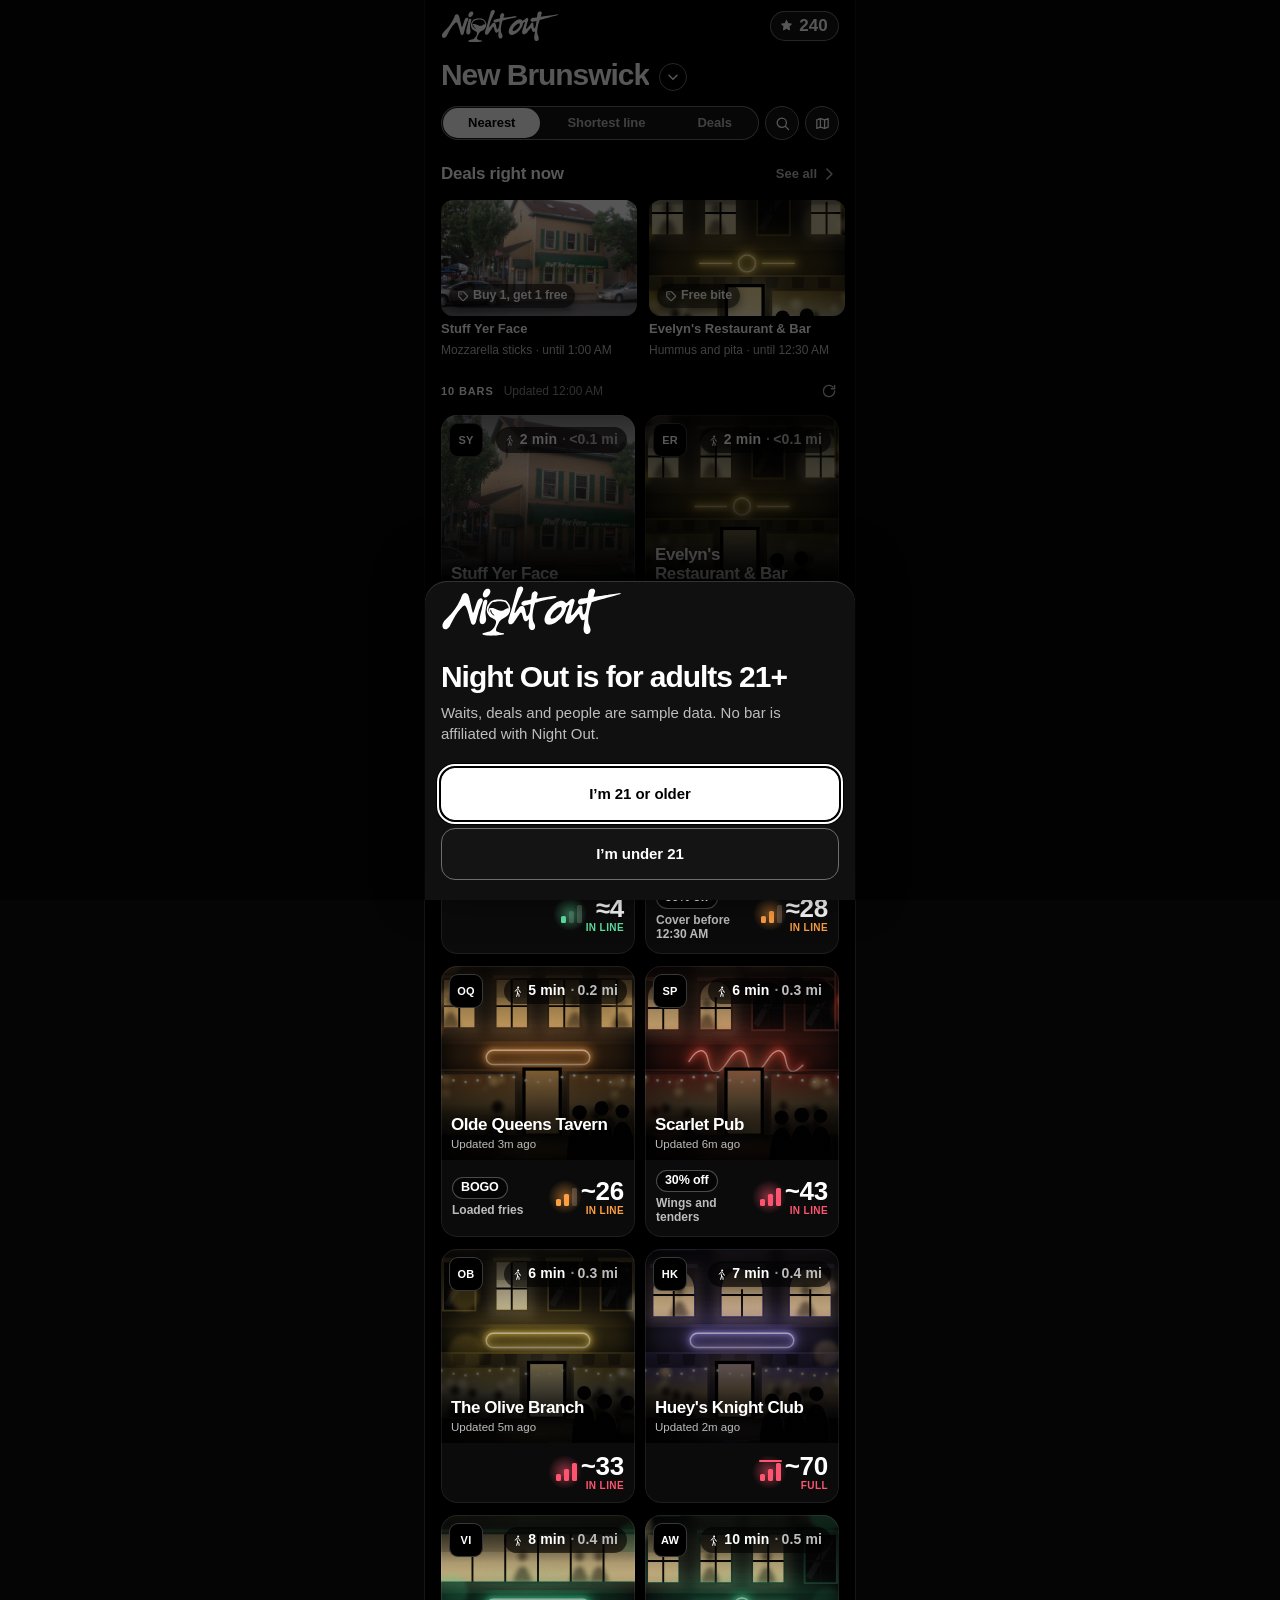
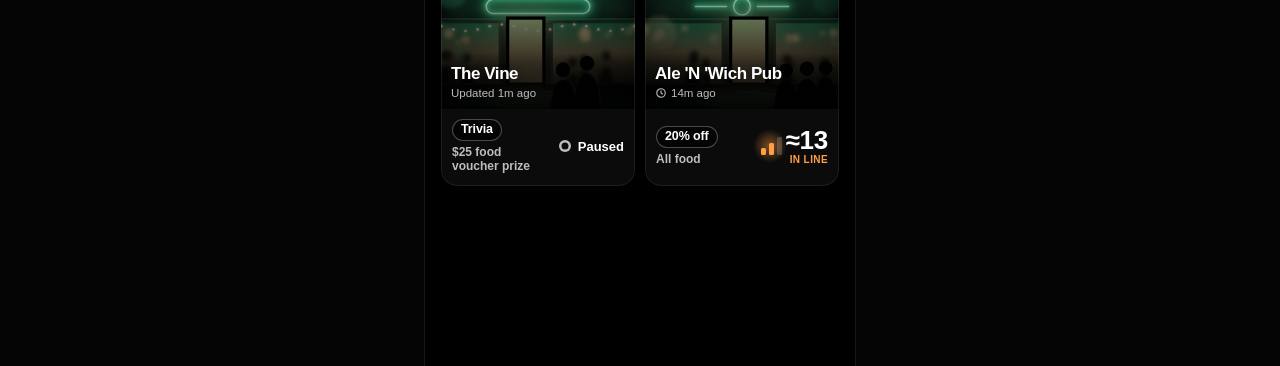
<file: index.html>
<!doctype html>
<html lang="en">
<head>
  <meta charset="utf-8">
  <meta name="viewport" content="width=device-width, initial-scale=1, viewport-fit=cover, interactive-widget=resizes-content">
  <meta name="color-scheme" content="dark">
  <meta name="theme-color" content="#000000">
  <meta name="robots" content="noindex">
  <title>Night Out — Sample Preview</title>
  <meta name="description" content="Bar lines, deals and groups heading out around New Brunswick. Sample data; no bar is affiliated.">
  <link rel="icon" href="data:image/svg+xml,%3Csvg xmlns='http://www.w3.org/2000/svg' viewBox='104.2 13.24 232.5 232.5'%3E%3Crect x='104.2' y='13.24' width='232.5' height='232.5' rx='56.5' fill='black'/%3E%3Cpath fill='white' fill-rule='evenodd' d='M205.2 201.5C200.2 201.6 194.4 201.6 189.8 201.4C185.1 201.2 180.9 200.9 177.2 200.3C173.6 199.7 169.9 198.5 168 197.9C166.1 197.3 166.5 197.2 166 196.8C165.5 196.3 165.1 195.8 165 195.2C165 194.7 165.1 193.9 165.8 193.2C166.4 192.6 164.5 192.6 169 191.2C173.5 189.8 187.8 186.3 192.8 184.8C197.7 183.3 196.7 183 198.5 182C200.2 181 201.5 180.2 203.2 178.6C205 177 207.6 174.5 209.2 172.4C210.9 170.3 212 168.4 213.2 166C214.5 163.7 215.9 160.7 216.8 158.2C217.8 155.8 218.5 153.5 218.9 151.2C219.2 149 219.1 146.3 218.9 144.8C218.8 143.2 218.4 142.9 218 142C217.5 141.1 217.2 140.4 216.2 139.4C215.3 138.5 215 137.8 212.5 136.3C210 134.8 204.4 132.2 201.5 130.5C198.6 128.8 196.8 127.5 195 126C193.2 124.4 191.9 123 190.5 121.3C189.1 119.5 187.6 117.5 186.5 115.5C185.4 113.5 184.6 111.8 183.9 109.2C183.2 106.7 182.4 103.3 182.2 100.2C182 97.2 182.5 93.5 182.9 91C183.2 88.5 183.5 87.8 184.4 85.5C185.4 83.2 186.8 80 188.4 77.2C190.1 74.5 192.6 71.4 194.6 69.2C196.5 67.1 197.8 65.5 200 64.2C202.2 62.8 204 62.3 207.5 61.3C211 60.3 216.9 58.8 221.2 58.2C225.6 57.5 229.7 57.4 233.8 57.4C237.8 57.5 241.5 57.8 245.5 58.5C249.5 59.2 255.1 60.8 257.8 61.7C260.4 62.6 259.8 62.4 261.2 63.7C262.7 65 264.6 67.2 266.2 69.4C267.9 71.6 270.2 75.2 271.2 77C272.3 78.9 272.2 78.8 272.8 80.5C273.5 82.2 274.5 85.3 275 87.2C275.5 89.2 275.6 90.5 275.7 92.2C275.9 94 276 95.8 275.7 98C275.5 100.2 275.2 102.6 274.3 105.2C273.4 107.9 271.5 111.8 270.3 114C269.2 116.2 268.6 116.8 267.4 118.2C266.3 119.7 265.5 120.8 263.5 122.6C261.5 124.3 258.6 126.8 255.6 128.8C252.7 130.7 248.4 132.7 245.8 134.4C243.1 136 241.5 136.9 239.5 138.6C237.5 140.2 235.7 142.1 233.9 144.2C232.2 146.4 230.8 148.6 229.1 151.8C227.4 154.9 224.9 160.1 223.5 163.3C222.1 166.4 221.4 168.1 220.6 170.5C219.8 172.9 219.2 175.8 218.9 177.5C218.7 179.2 219 179.6 219.2 180.5C219.4 181.4 219.4 181.8 220.2 182.8C221 183.7 222.1 185 224.2 186C226.3 187 228.7 187.7 232.8 188.6C236.8 189.6 245.5 191 248.5 191.7C251.5 192.4 250.3 192.3 250.8 192.8C251.2 193.3 251.3 194 251.2 194.5C251.1 195 250.9 195.2 250 195.7C249.1 196.1 248.4 196.5 245.5 197.2C242.6 197.8 236.8 198.8 232.5 199.4C228.2 200 224.5 200.4 220 200.8C215.5 201.1 210.3 201.4 205.2 201.5ZM192.4 109.8C192.6 109.4 191.5 104.9 191.3 103C191.1 101.1 191 99.8 191.1 98.2C191.3 96.7 191.7 94.5 192.4 93.5C193 92.5 193.3 92.4 194.8 92C196.3 91.6 199.3 91.1 201.2 91.1C203.2 91 204.6 91.2 206.8 91.7C208.9 92.2 210.5 92.7 214.2 94.2C218 95.7 225.7 99.5 229.2 100.9C232.8 102.2 233.5 102.1 235.5 102.3C237.5 102.6 239.5 102.5 241.2 102.4C243 102.2 244.6 101.9 246 101.5C247.4 101.2 246.8 101.7 249.5 100.3C252.2 99 259.6 94.6 262.2 93.4C264.9 92.2 264.2 92.9 265.2 93C266.3 93 267.9 93.7 268.5 93.7C269.1 93.7 268.9 93.5 269 93C269.1 92.5 269.1 91.7 269 90.5C268.8 89.3 268.5 87.5 267.9 85.8C267.4 84 266.3 81.8 265.5 80.2C264.8 78.7 264.5 78.1 263.3 76.5C262.1 74.9 259.6 71.8 258.4 70.5C257.1 69.2 258.2 69.5 256 68.7C253.8 67.8 248.9 66.3 245 65.6C241.1 65 236.4 64.6 232.5 64.5C228.6 64.4 225.5 64.6 221.5 65.2C217.5 65.8 211.7 67.3 208.8 68.1C205.8 68.9 205.2 68.9 203.8 69.8C202.2 70.7 201.2 72 199.8 73.5C198.3 75.1 196.5 77 195.1 79.2C193.6 81.5 192 84.3 191.1 86.8C190.1 89.2 189.6 91.6 189.2 93.8C188.9 95.9 188.8 97.6 188.9 99.5C189 101.4 189.4 103.5 190 105.2C190.5 107 192.2 110.1 192.4 109.8ZM212.8 121.8C213.1 121.6 213.3 121.3 212.3 120.2C211.4 119.2 208.7 117.3 207.2 115.7C205.8 114.2 204.5 112.5 203.5 110.8C202.5 109.1 201.8 107.7 201.1 105.8C200.5 103.8 200.1 100.5 199.6 99.2C199.2 98 198.9 98.3 198.5 98.1C198.1 98 197.6 97.9 197.2 98.3C196.9 98.6 196.3 99.5 196.1 100.2C195.9 101 196 101.8 196.2 103C196.3 104.2 196.7 105.9 197.2 107.4C197.8 108.8 198.5 110.4 199.4 111.8C200.2 113.1 201.1 114.2 202.2 115.3C203.4 116.5 204.6 117.6 206 118.6C207.4 119.6 209.4 120.9 210.5 121.4C211.6 121.9 212.5 121.9 212.8 121.8Z'/%3E%3C/svg%3E">
  <meta http-equiv="Content-Security-Policy" content="default-src 'self'; script-src 'self'; style-src 'self' 'unsafe-inline'; img-src 'self' data: blob:; font-src 'self'; connect-src 'none'; media-src 'none'; frame-src 'none'; object-src 'none'; base-uri 'none'; form-action 'none'">
  <meta name="nightout-build" content="public-demo-20261029-1">
  <meta name="apple-mobile-web-app-capable" content="yes">
  <meta name="apple-mobile-web-app-title" content="Night Out Demo">
  <link rel="manifest" href="manifest.webmanifest">
  <link rel="stylesheet" href="styles/tokens.css?v=public-demo-20261029-1">
  <link rel="stylesheet" href="styles/app.css?v=public-demo-20261029-1">
  <link rel="stylesheet" href="styles/web-host.css?v=public-demo-20261029-1">
  <script type="module" src="src/main.js?v=public-demo-20261029-1"></script>
</head>
<body>
  
  <svg class="sprite" width="0" height="0" aria-hidden="true" focusable="false"><defs><path clip-rule="evenodd" id="nm-N" fill-rule="evenodd" d="M18 176.3C16.8 176.2 15.2 175.9 14 175.5C12.8 175.1 11.9 174.6 11 173.9C10.1 173.3 9.5 172.7 8.8 171.8C8.1 170.8 7.3 169.5 6.8 168.2C6.3 167 6 165.4 5.9 164C5.7 162.6 5.7 161.2 5.8 159.8C6 158.3 6.3 156.6 6.7 155.2C7 153.9 7.1 153.5 8 151.8C8.9 150 11 146.6 12.2 144.8C13.4 142.9 10.7 145.9 15.4 140.8C20.2 135.6 35 120.3 40.8 114C46.5 107.8 46.9 106.7 49.6 103.2C52.3 99.8 54.5 96.9 57 93.2C59.5 89.6 62.2 85.5 64.8 81.2C67.3 77 69.9 72.1 72.2 67.7C74.6 63.3 76.8 58.9 78.6 54.8C80.4 50.6 82 45.7 83.1 43C84.2 40.3 84.3 40.1 85.2 38.8C86.2 37.4 87.4 36 88.8 35C90.1 34 92.2 33.1 93.5 32.7C94.8 32.2 95.8 32.3 96.8 32.3C97.8 32.3 98.3 32.2 99.5 32.7C100.7 33.2 102.6 33.8 104 35.1C105.4 36.3 107.1 38.8 108.1 40.2C109.1 41.7 109.1 42 109.8 44C110.5 46 109.9 41.8 112.4 52C114.9 62.2 122.6 95.8 125 105.2C127.3 114.7 126.1 108.1 126.5 108.8C126.9 109.6 127.1 109.8 127.5 109.8C127.9 109.9 128.4 110 129 109.2C129.6 108.5 129.1 111.1 131.1 105.2C133.1 99.4 139.1 80.5 141.2 74C143.4 67.5 143.2 68.6 144.1 66.5C145 64.4 145.6 62.9 146.8 61.2C147.9 59.5 149.4 57.7 150.8 56.5C152.2 55.3 154 54.4 155.2 53.8C156.5 53.3 157.3 53.2 158.2 53.1C159.2 53 160 53.2 160.8 53.3C161.5 53.5 161.9 53.6 162.5 54C163.1 54.4 163.8 55 164.2 55.5C164.7 56 165 56.5 165.3 57.2C165.7 58 166.1 58.6 166.1 60C166.1 61.4 167 61.4 165.4 65.8C163.8 70.1 158.8 81 156.7 86.2C154.6 91.5 154.2 92.9 152.8 97C151.4 101.1 150.7 102.6 148.4 111C146 119.4 140.8 140.2 138.7 147.2C136.6 154.3 136.8 151.8 135.9 153.2C134.9 154.8 134.1 155.5 133.1 156.2C132.1 157 131.1 157.6 130 157.9C128.9 158.2 127.6 158.2 126.5 157.9C125.4 157.7 124.6 157.3 123.7 156.5C122.8 155.7 122 155.3 121.1 153.2C120.1 151.2 119.9 151.8 117.8 144.2C115.6 136.8 110.4 116.8 107.9 108.2C105.4 99.7 103.9 96.4 102.7 93C101.4 89.6 101.3 89.6 100.5 88.1C99.7 86.6 98.7 85 97.9 84C97.1 83 96.6 82.6 95.8 82.3C94.9 81.9 94.2 81.6 93 81.9C91.8 82.1 90.5 82.5 88.8 83.8C87 85 85.5 86.4 82.6 89.5C79.7 92.6 74.5 98.6 71.2 102.6C68 106.6 65.9 109.4 63.1 113.5C60.2 117.6 58.8 118.9 54.1 127.2C49.4 135.6 38.6 156.9 34.8 163.8C31.1 170.6 32.9 166.8 31.7 168.2C30.5 169.7 28.9 171.3 27.8 172.2C26.8 173.2 26.3 173.5 25.2 174.1C24.2 174.6 22.7 175.3 21.5 175.7C20.3 176 19.2 176.3 18 176.3Z"/><path clip-rule="evenodd" id="nm-i" fill-rule="evenodd" d="M166.2 155.8C165 156 164 155.8 163 155.6C162 155.3 160.8 154.9 160 154.4C159.2 154 158.7 153.6 158 152.8C157.3 152 156.5 151.6 155.8 149.8C155 148 153.9 144.8 153.6 142C153.3 139.2 153.5 136.9 154 133C154.6 129.1 155.2 125.1 156.7 118.5C158.2 111.9 161 101.7 162.9 93.2C164.8 84.8 167 72.8 168.1 68C169.3 63.2 169 65.5 169.7 64.2C170.4 63 171.4 61.6 172.3 60.8C173.3 59.9 174.2 59.4 175.2 59.1C176.3 58.7 177.8 58.6 178.8 58.6C179.7 58.6 180.1 58.8 180.8 59.1C181.4 59.4 182.2 60 182.8 60.6C183.3 61.2 183.6 61.6 183.9 62.5C184.2 63.4 184.5 64.4 184.5 65.8C184.5 67.1 184.7 67 183.9 70.8C183 74.5 180.6 82.6 179.5 88.2C178.4 93.9 177.6 100.1 177.2 104.5C176.8 108.9 176.7 110 177.1 114.8C177.4 119.5 179.1 128.9 179.5 133C179.8 137.1 179.6 137.4 179.3 139.5C179.1 141.6 178.6 143.6 177.9 145.5C177.2 147.4 176.2 149.2 175 150.7C173.8 152.2 172.2 153.5 170.8 154.3C169.3 155.1 167.5 155.5 166.2 155.8Z"/><path clip-rule="evenodd" id="nm-dot" fill-rule="evenodd" d="M177.2 49.8C175.9 50.1 175.4 49.9 174.5 49.8C173.6 49.7 172.6 49.5 171.8 49C170.9 48.5 169.8 47.7 169.1 47C168.5 46.3 168.1 45.7 167.7 44.8C167.3 43.8 167 42.6 166.8 41.5C166.6 40.4 166.4 39.8 166.6 38C166.9 36.2 167.1 33.1 168.1 30.5C169.1 27.9 171.2 24.6 172.6 22.5C174.1 20.4 175.1 19.3 176.9 18C178.7 16.7 181.8 15.4 183.2 14.8C184.7 14.3 184.8 14.5 185.8 14.5C186.7 14.6 188 14.6 189.2 15C190.4 15.4 191.9 16.1 193 17C194.1 17.9 195 19 195.6 20.5C196.2 22 196.6 24 196.6 25.8C196.6 27.5 196.3 29.3 195.8 31C195.3 32.7 194.9 34 193.7 36C192.4 38 190.1 41.2 188.2 43.2C186.4 45.2 184.3 46.7 182.5 47.8C180.7 48.9 178.6 49.4 177.2 49.8Z"/><path clip-rule="evenodd" id="nm-glass" fill-rule="evenodd" d="M205.2 201.5C200.2 201.6 194.4 201.6 189.8 201.4C185.1 201.2 180.9 200.9 177.2 200.3C173.6 199.7 169.9 198.5 168 197.9C166.1 197.3 166.5 197.2 166 196.8C165.5 196.3 165.1 195.8 165 195.2C165 194.7 165.1 193.9 165.8 193.2C166.4 192.6 164.5 192.6 169 191.2C173.5 189.8 187.8 186.3 192.8 184.8C197.7 183.3 196.7 183 198.5 182C200.2 181 201.5 180.2 203.2 178.6C205 177 207.6 174.5 209.2 172.4C210.9 170.3 212 168.4 213.2 166C214.5 163.7 215.9 160.7 216.8 158.2C217.8 155.8 218.5 153.5 218.9 151.2C219.2 149 219.1 146.3 218.9 144.8C218.8 143.2 218.4 142.9 218 142C217.5 141.1 217.2 140.4 216.2 139.4C215.3 138.5 215 137.8 212.5 136.3C210 134.8 204.4 132.2 201.5 130.5C198.6 128.8 196.8 127.5 195 126C193.2 124.4 191.9 123 190.5 121.3C189.1 119.5 187.6 117.5 186.5 115.5C185.4 113.5 184.6 111.8 183.9 109.2C183.2 106.7 182.4 103.3 182.2 100.2C182 97.2 182.5 93.5 182.9 91C183.2 88.5 183.5 87.8 184.4 85.5C185.4 83.2 186.8 80 188.4 77.2C190.1 74.5 192.6 71.4 194.6 69.2C196.5 67.1 197.8 65.5 200 64.2C202.2 62.8 204 62.3 207.5 61.3C211 60.3 216.9 58.8 221.2 58.2C225.6 57.5 229.7 57.4 233.8 57.4C237.8 57.5 241.5 57.8 245.5 58.5C249.5 59.2 255.1 60.8 257.8 61.7C260.4 62.6 259.8 62.4 261.2 63.7C262.7 65 264.6 67.2 266.2 69.4C267.9 71.6 270.2 75.2 271.2 77C272.3 78.9 272.2 78.8 272.8 80.5C273.5 82.2 274.5 85.3 275 87.2C275.5 89.2 275.6 90.5 275.7 92.2C275.9 94 276 95.8 275.7 98C275.5 100.2 275.2 102.6 274.3 105.2C273.4 107.9 271.5 111.8 270.3 114C269.2 116.2 268.6 116.8 267.4 118.2C266.3 119.7 265.5 120.8 263.5 122.6C261.5 124.3 258.6 126.8 255.6 128.8C252.7 130.7 248.4 132.7 245.8 134.4C243.1 136 241.5 136.9 239.5 138.6C237.5 140.2 235.7 142.1 233.9 144.2C232.2 146.4 230.8 148.6 229.1 151.8C227.4 154.9 224.9 160.1 223.5 163.3C222.1 166.4 221.4 168.1 220.6 170.5C219.8 172.9 219.2 175.8 218.9 177.5C218.7 179.2 219 179.6 219.2 180.5C219.4 181.4 219.4 181.8 220.2 182.8C221 183.7 222.1 185 224.2 186C226.3 187 228.7 187.7 232.8 188.6C236.8 189.6 245.5 191 248.5 191.7C251.5 192.4 250.3 192.3 250.8 192.8C251.2 193.3 251.3 194 251.2 194.5C251.1 195 250.9 195.2 250 195.7C249.1 196.1 248.4 196.5 245.5 197.2C242.6 197.8 236.8 198.8 232.5 199.4C228.2 200 224.5 200.4 220 200.8C215.5 201.1 210.3 201.4 205.2 201.5ZM192.4 109.8C192.6 109.4 191.5 104.9 191.3 103C191.1 101.1 191 99.8 191.1 98.2C191.3 96.7 191.7 94.5 192.4 93.5C193 92.5 193.3 92.4 194.8 92C196.3 91.6 199.3 91.1 201.2 91.1C203.2 91 204.6 91.2 206.8 91.7C208.9 92.2 210.5 92.7 214.2 94.2C218 95.7 225.7 99.5 229.2 100.9C232.8 102.2 233.5 102.1 235.5 102.3C237.5 102.6 239.5 102.5 241.2 102.4C243 102.2 244.6 101.9 246 101.5C247.4 101.2 246.8 101.7 249.5 100.3C252.2 99 259.6 94.6 262.2 93.4C264.9 92.2 264.2 92.9 265.2 93C266.3 93 267.9 93.7 268.5 93.7C269.1 93.7 268.9 93.5 269 93C269.1 92.5 269.1 91.7 269 90.5C268.8 89.3 268.5 87.5 267.9 85.8C267.4 84 266.3 81.8 265.5 80.2C264.8 78.7 264.5 78.1 263.3 76.5C262.1 74.9 259.6 71.8 258.4 70.5C257.1 69.2 258.2 69.5 256 68.7C253.8 67.8 248.9 66.3 245 65.6C241.1 65 236.4 64.6 232.5 64.5C228.6 64.4 225.5 64.6 221.5 65.2C217.5 65.8 211.7 67.3 208.8 68.1C205.8 68.9 205.2 68.9 203.8 69.8C202.2 70.7 201.2 72 199.8 73.5C198.3 75.1 196.5 77 195.1 79.2C193.6 81.5 192 84.3 191.1 86.8C190.1 89.2 189.6 91.6 189.2 93.8C188.9 95.9 188.8 97.6 188.9 99.5C189 101.4 189.4 103.5 190 105.2C190.5 107 192.2 110.1 192.4 109.8ZM212.8 121.8C213.1 121.6 213.3 121.3 212.3 120.2C211.4 119.2 208.7 117.3 207.2 115.7C205.8 114.2 204.5 112.5 203.5 110.8C202.5 109.1 201.8 107.7 201.1 105.8C200.5 103.8 200.1 100.5 199.6 99.2C199.2 98 198.9 98.3 198.5 98.1C198.1 98 197.6 97.9 197.2 98.3C196.9 98.6 196.3 99.5 196.1 100.2C195.9 101 196 101.8 196.2 103C196.3 104.2 196.7 105.9 197.2 107.4C197.8 108.8 198.5 110.4 199.4 111.8C200.2 113.1 201.1 114.2 202.2 115.3C203.4 116.5 204.6 117.6 206 118.6C207.4 119.6 209.4 120.9 210.5 121.4C211.6 121.9 212.5 121.9 212.8 121.8Z"/><path clip-rule="evenodd" id="nm-ht" fill-rule="evenodd" d="M364.5 179.5C363.1 179.8 361.5 179.9 360 179.5C358.5 179.2 357 178.4 355.7 177.5C354.5 176.6 353.4 175.4 352.5 174C351.6 172.7 351 171.5 350.5 169.5C349.9 167.5 349.3 166.9 349.2 161.8C349.1 156.6 350 142.6 350.1 138.5C350.2 134.4 350 137.3 349.8 137C349.5 136.8 349.7 136.1 348.8 136.9C347.8 137.6 345.7 140.6 344.2 141.8C342.8 143 341.7 143.7 340.2 144.1C338.8 144.5 337 144.4 335.8 144.1C334.5 143.8 333.4 143 332.5 142.2C331.6 141.5 331.2 140.7 330.5 139.5C329.8 138.3 329.8 139.2 328.4 135C327.1 130.8 323.6 117.9 322.3 114C321.1 110.1 321.5 112 321 111.4C320.5 110.7 320.1 110.2 319.5 110.1C318.9 109.9 318.3 109.6 317.2 110.2C316.2 110.9 317.4 108 313.1 114C308.9 120 295.6 140.2 291.5 146.2C287.5 152.2 289.8 148.8 288.7 150C287.7 151.2 286.7 152.5 285.2 153.5C283.7 154.5 281.1 155.7 279.7 156.2C278.4 156.8 278.1 156.7 277.2 156.7C276.4 156.7 275.6 156.6 274.8 156.4C273.9 156.2 273.1 155.9 272.3 155.5C271.6 155.1 271 154.9 270.2 153.9C269.5 152.9 268.4 151.2 268 149.5C267.6 147.8 267.4 146.1 267.7 143.5C268 140.9 267.1 143 269.7 134C272.2 125 277.5 108.5 283 89.2C288.5 70 299 31 302.6 18.5C306.1 6 303.7 15.5 304.4 14.2C305.1 13 306 11.7 306.9 10.8C307.7 9.8 308.4 9.1 309.5 8.4C310.6 7.7 311.9 6.9 313.5 6.5C315.1 6.1 317.9 6.1 319.2 6.1C320.6 6.1 320.7 6.3 321.5 6.7C322.3 7 323.5 7.8 324.2 8.3C325 8.9 325.3 9.3 325.8 10C326.2 10.7 326.6 11 326.8 12.2C327 13.5 327.4 15.3 327 17.5C326.6 19.7 327.3 18.6 324.2 25.4C321.2 32.3 312.6 50 308.8 58.5C305.1 67 303.7 71.1 301.7 76.5C299.7 81.9 298.2 86.7 297 90.7C295.8 94.7 295.1 97.2 294.4 100.5C293.6 103.8 292.9 108.5 292.6 110.2C292.3 112 292.5 111 292.6 111.2C292.7 111.5 293 111.7 293.2 111.8C293.5 111.8 293.8 111.9 294.2 111.6C294.7 111.3 293.3 113.2 295.7 110C298.1 106.8 305.7 96.3 308.7 92.5C311.7 88.7 312.1 88.5 313.8 87C315.4 85.6 317.4 84.6 318.8 84C320.1 83.3 320.8 83.4 321.8 83.3C322.8 83.2 323.6 83.1 324.8 83.5C325.9 84 327.7 84.9 328.8 85.8C329.8 86.7 330.5 87.8 331.2 88.8C331.8 89.7 332 90.1 332.5 91.5C333.1 92.9 333.3 92.7 334.3 97C335.4 101.3 337.8 113.4 338.8 117.5C339.8 121.6 339.8 120.6 340.2 121.5C340.7 122.4 341 122.7 341.5 123C342 123.3 342.5 123.4 343 123.4C343.5 123.4 343.8 123.4 344.3 123C344.8 122.6 345.2 122.8 346.2 121.3C347.3 119.7 349.5 116.2 350.7 113.5C352 110.8 352.8 108.8 353.6 105C354.4 101.2 355.2 94.5 355.7 90.5C356.1 86.5 356.4 82.9 356.6 80.8C356.7 78.6 356.6 78.2 356.4 77.5C356.2 76.8 355.7 76.8 355.2 76.6C354.8 76.4 357 75.6 353.5 76.5C350 77.3 338.1 80.8 334.2 81.7C330.4 82.7 331.7 82.3 330.5 82.4C329.3 82.5 328.3 82.5 327.2 82.3C326.2 82.1 325 81.7 324 81.1C323 80.5 322.1 79.7 321.4 78.8C320.7 77.8 320.2 76.5 320 75.5C319.8 74.5 320 73.4 320.2 72.5C320.3 71.6 320.6 70.9 321.1 70C321.6 69.1 322.1 68.2 323.2 67.2C324.3 66.3 325.5 65 327.5 64.2C329.5 63.3 330.5 63 335 62.1C339.5 61.1 350.9 59.3 354.8 58.4C358.6 57.4 357.3 57.2 358 56.6C358.7 56 358.5 57.7 359 54.8C359.5 51.8 360.3 42.3 360.9 38.8C361.5 35.2 361.8 35 362.4 33.5C363 32 363.4 31.2 364.5 30C365.7 28.8 367.7 27.2 369.2 26.4C370.8 25.6 372.3 25.4 373.8 25.3C375.2 25.2 376.7 25.4 378 25.8C379.3 26.2 380.5 26.9 381.5 27.7C382.5 28.5 383.2 29.5 383.8 30.5C384.3 31.5 384.6 32.7 384.8 33.8C385 34.8 385.6 33.8 384.9 36.8C384.2 39.7 381.3 48.6 380.6 51.2C379.9 53.9 380.5 52.4 380.6 52.8C380.8 53.1 379.6 53.7 381.5 53.6C383.4 53.6 382.5 53.9 392 52.4C401.5 50.9 428.7 46.3 438.2 44.9C447.8 43.4 446.9 43.8 449.2 43.5C451.6 43.3 451.3 43.4 452.5 43.5C453.7 43.7 455.4 44 456.5 44.3C457.6 44.6 458.3 45 458.9 45.5C459.5 46 459.8 46.5 460 47C460.1 47.5 460 48 459.8 48.5C459.5 49 459.7 49.2 458.5 49.9C457.3 50.5 458.3 50.9 452.5 52.3C446.7 53.7 433.8 56 423.8 58.2C413.8 60.5 400.2 63.7 392.5 65.7C384.8 67.6 380.6 69.1 377.8 70C374.9 70.9 376.1 70.6 375.5 71C374.9 71.3 375.2 70.1 374.4 72C373.7 73.9 372.2 77.6 371 82.2C369.7 86.9 367.9 94.1 366.9 99.8C365.9 105.4 365.2 111.8 364.8 116C364.4 120.2 364.5 122.3 364.5 125.2C364.5 128.2 364.7 131.1 365 133.8C365.3 136.4 365.7 138.9 366.2 141C366.7 143.1 366.7 143.4 367.9 146.2C369.2 149.1 372.4 155.5 373.5 158.2C374.6 161 374.4 161.2 374.5 162.8C374.7 164.2 374.7 165.7 374.6 167.2C374.4 168.8 374 170.7 373.5 172C373 173.3 372.3 174.2 371.4 175.2C370.5 176.3 369.4 177.3 368.2 178.1C367.1 178.8 365.9 179.3 364.5 179.5Z"/><path clip-rule="evenodd" id="nm-out" fill-rule="evenodd" d="M583.8 195.3C582.2 195.6 580 195.2 578.8 195.1C577.5 194.9 577.4 194.8 576.5 194.3C575.6 193.8 574.5 193.3 573.5 192.2C572.4 191.2 571 189.5 570.2 187.8C569.3 186 568.7 183.7 568.3 181.8C567.9 179.8 567.8 178.1 567.7 176C567.6 173.9 567.2 174.8 567.9 169C568.5 163.2 570.9 146 571.5 141C572.1 136 571.6 139.7 571.3 139.2C571.1 138.8 570.8 138 570 138.1C569.2 138.2 567.4 139.4 566.2 139.7C565.1 140 564.2 140.2 563.2 140.1C562.3 140 561.4 139.6 560.6 139.2C559.8 138.9 559.4 138.9 558.5 137.7C557.6 136.4 556.4 135 555.1 131.8C553.8 128.5 551.8 120.8 550.8 118.2C549.7 115.5 549.6 116.4 549 116.1C548.4 115.8 547.8 115.8 547 116.2C546.2 116.7 547.6 114.6 544.1 118.8C540.6 122.9 529.8 136.5 526 141C522.2 145.6 523 144.4 521.3 146C519.5 147.6 517.3 149.6 515.5 150.8C513.7 152 512.3 152.7 510.5 153.3C508.7 153.9 506.5 154.4 504.8 154.3C503 154.3 501.2 153.8 499.8 153C498.3 152.2 496.8 150.7 495.9 149.5C495 148.3 494.6 146.9 494.3 145.8C493.9 144.6 493.7 144.4 493.7 142.5C493.8 140.6 493.7 138.5 494.6 134.5C495.5 130.5 496.5 127.1 499.1 118.8C501.8 110.4 508.5 90.8 510.5 84.5C512.5 78.2 511.1 81.9 511 81C511 80.1 510.7 79.6 510.2 79.3C509.8 79.1 509.2 79.2 508.5 79.5C507.8 79.8 507 80.4 506 81.2C505 82 503.8 83 502.7 84.2C501.6 85.5 500.1 87.4 499.4 88.5C498.7 89.6 498.9 88.8 498.3 91C497.7 93.2 496.9 98 495.8 101.5C494.6 105 492.8 108.8 491.3 111.8C489.8 114.7 488.9 116.2 486.8 119.3C484.6 122.3 481.1 126.9 478.5 129.9C475.9 133 473.8 135.1 471 137.6C468.2 140.2 464.2 143.3 461.5 145.3C458.8 147.4 457.5 148.3 454.5 149.9C451.5 151.6 447.2 153.9 443.8 155.2C440.3 156.4 436.3 157.2 434 157.6C431.7 158 431.1 157.8 429.8 157.8C428.4 157.7 427 157.5 425.8 157.2C424.5 157 423.3 156.6 422.2 156.1C421.2 155.6 420.1 154.9 419.2 154.3C418.4 153.7 417.7 153.1 417 152.3C416.3 151.5 415.5 150.5 414.9 149.5C414.3 148.5 413.9 147.6 413.4 146.2C413 144.9 412.5 143.7 412.3 141.5C412.2 139.3 412 136.2 412.4 133.2C412.7 130.3 413.4 127.2 414.5 124C415.5 120.8 416.7 117.9 418.7 114C420.7 110.1 423.5 105.2 426.7 100.8C429.9 96.3 434.4 91.1 437.9 87.2C441.4 83.4 445.3 80.2 448 77.8C450.7 75.4 452.2 74.4 454.2 73C456.3 71.5 457.9 70.4 460.5 69C463.1 67.7 467.1 65.7 469.8 64.7C472.4 63.7 474.6 63.4 476.5 63.1C478.4 62.7 479.8 62.8 481.2 62.8C482.7 62.9 483.7 63 485 63.3C486.3 63.7 487.9 64.3 489 64.8C490.1 65.2 490.2 65.2 491.3 66.2C492.4 67.3 494.8 70 495.8 70.9C496.7 71.7 496.8 71.4 497.2 71.4C497.8 71.5 498.1 71.5 498.8 71.3C499.4 71.1 499.9 71.1 501 70.4C502.1 69.7 502.7 69.4 505.4 67.2C508.1 65.1 514.6 59.2 517.2 57.2C519.9 55.2 520.1 55.7 521.2 55.3C522.4 54.9 523.2 54.8 524.2 54.8C525.2 54.9 526.4 55.1 527.2 55.5C528.1 55.9 529 56.6 529.6 57.2C530.2 57.9 530.5 58.3 530.8 59.5C531.1 60.7 533.2 56.6 531.4 64.2C529.6 71.9 522.1 96.5 520 105.2C517.8 114 518.4 114.1 518.2 116.5C518 118.9 518.6 119.1 518.8 119.8C519.1 120.4 519.3 120.4 519.8 120.5C520.2 120.5 520.3 120.8 521.2 120.2C522.2 119.6 523.8 118.5 525.5 116.8C527.3 115 527.8 114.6 531.8 109.5C535.7 104.4 545.9 90.4 549.4 86C552.8 81.6 551.4 84 552.5 83.3C553.6 82.7 555 82.2 556.2 82.2C557.5 82.2 559 82.7 560 83.4C561 84 561.7 85.2 562.2 86.2C562.7 87.3 562.7 86.5 562.9 89.5C563.1 92.5 563.1 100.2 563.4 104C563.7 107.8 564.3 110.6 564.7 112.5C565.1 114.4 565.3 114.6 565.6 115.2C566 115.9 566.4 116.3 566.8 116.7C567.1 117 567.5 117.2 568 117.2C568.5 117.3 569.2 117.2 569.8 116.9C570.3 116.6 571 115.9 571.5 115.2C572.1 114.6 572.1 114.8 573 112.9C573.9 111 575.5 108.3 576.7 103.8C577.8 99.2 579.2 90.6 579.9 85.5C580.7 80.4 581.3 75.4 581.2 73.2C581 71.1 583 72.1 579.2 72.8C575.5 73.5 563.2 76.8 558.8 77.5C554.3 78.2 554.4 77.5 552.8 77.2C551.1 76.8 549.8 76.1 548.8 75.3C547.7 74.6 547 73.6 546.4 72.5C545.8 71.4 545.4 70.4 545.3 69C545.2 67.6 545.4 65.7 545.8 64.3C546.1 63 546.8 61.7 547.4 60.8C548 59.8 548.6 59.3 549.2 58.7C549.9 58 550.5 57.4 551.5 56.8C552.5 56.2 553.5 55.6 555 55C556.5 54.5 556.6 54.3 560.8 53.7C564.9 53 576.2 51.9 580 51.3C583.8 50.6 582.8 50.3 583.6 49.8C584.4 49.2 584.1 51 584.7 47.8C585.3 44.5 586.4 34.1 587.1 30C587.8 25.9 588.5 24.9 589.1 23.2C589.7 21.6 590.2 21.1 590.9 20.2C591.5 19.4 592.1 18.7 593 18C593.9 17.2 595.2 16.5 596.2 16C597.2 15.5 597.7 15.2 599 15C600.3 14.7 602.4 14.4 603.8 14.5C605.1 14.5 606 14.7 607.2 15.2C608.5 15.8 610 16.6 611 17.5C612 18.5 612.7 19.9 613.1 21C613.5 22.1 613.6 23.2 613.6 24.2C613.6 25.3 614.3 24 613.2 27.5C612.2 31 608.4 41.8 607.5 45C606.6 48.2 607.5 46.2 607.7 46.5C607.9 46.8 594.2 49 608.8 47.1C623.3 45.1 678.2 37.2 695.2 34.9C712.3 32.7 707.8 33.5 711.2 33.3C714.7 33.1 715.1 33.5 716 33.6C716.9 33.8 716.4 34 716.4 34.2C716.3 34.5 716.5 34.6 715.8 35C715 35.4 729.1 31.6 711.8 36.4C694.4 41.3 630 59.1 611.7 64.2C593.3 69.4 603.7 66.6 601.8 67.3C599.8 68 601.5 65.1 600.3 68.2C599 71.4 596.1 80.6 594.4 86.2C592.8 91.9 591.6 96.2 590.4 102.2C589.2 108.3 587.7 117.4 587 122.8C586.3 128.1 586.2 130.5 586.1 134.2C586 138 586.1 142.5 586.3 145.2C586.5 148 586.7 149 587.1 151C587.5 153 587.8 154.8 588.7 157.5C589.7 160.2 591.8 164.7 592.7 167.2C593.7 169.8 594 171.1 594.4 172.8C594.8 174.4 595.1 175.8 595.2 177.2C595.3 178.8 595.3 180.2 595.1 181.8C594.9 183.3 594.5 185.1 593.9 186.5C593.4 187.9 592.7 189.2 591.8 190.4C590.8 191.5 589.6 192.7 588.2 193.5C586.9 194.3 585.3 195 583.8 195.3ZM442.3 134.2C443.8 134.1 445.8 133.9 448.2 132.8C450.7 131.8 454.1 129.8 456.9 128C459.6 126.2 462 124.2 464.5 121.8C467.1 119.3 470.3 115.5 472.2 113.1C474.2 110.7 475 109.3 476 107.5C477.1 105.7 478.1 103.8 478.8 102.3C479.4 100.9 479.6 100.6 479.9 99C480.2 97.4 480.5 94.2 480.4 92.8C480.4 91.3 480 91.1 479.6 90.5C479.3 89.9 478.9 89.3 478.2 88.9C477.6 88.4 476.7 88.1 475.8 88C474.8 87.8 474.1 87.9 472.8 88.2C471.4 88.5 469.2 89.3 467.8 89.9C466.2 90.6 466.1 90.4 463.8 92.1C461.4 93.7 456.9 97 453.9 99.8C450.9 102.5 448.1 105.4 445.7 108.5C443.3 111.6 440.8 115.8 439.3 118.2C437.9 120.8 437.5 122.1 437 123.5C436.5 124.9 436.4 125.4 436.3 126.5C436.2 127.6 436.2 129 436.4 130C436.6 131 437 131.8 437.5 132.5C438 133.1 438.7 133.6 439.5 133.9C440.3 134.2 440.9 134.4 442.3 134.2Z"/><symbol id="nm-logo" viewBox="0 0 722 207"><use href="#nm-N"/><use href="#nm-i"/><use href="#nm-dot"/><use href="#nm-glass"/><use href="#nm-ht"/><use href="#nm-out"/></symbol></defs></svg>
  
  <div id="splash" class="splash" aria-hidden="true">
  <svg class="splash-mark" viewBox="0 0 722 207" aria-hidden="true" focusable="false">
    <defs><radialGradient id="sp-glow"><stop offset="0" stop-color="#fff" stop-opacity=".95"/><stop offset=".14" stop-color="#fff" stop-opacity=".7"/><stop offset=".3" stop-color="#fff" stop-opacity=".26"/><stop offset=".58" stop-color="#fff" stop-opacity=".08"/><stop offset="1" stop-color="#fff" stop-opacity="0"/></radialGradient><clipPath id="sp-c-N"><use href="#nm-N"/></clipPath><clipPath id="sp-c-i"><use href="#nm-i"/></clipPath><clipPath id="sp-c-dot"><use href="#nm-dot"/></clipPath><clipPath id="sp-c-glass"><use href="#nm-glass"/></clipPath><clipPath id="sp-c-ht"><use href="#nm-ht"/></clipPath><clipPath id="sp-c-out"><use href="#nm-out"/></clipPath><clipPath id="sp-r-N-up"><path d="M19.5 177.4L16.5 177.4L12.2 176.1L7.4 171.8L5.4 168.2L4.4 163.8L4.4 159L5.4 154.2L7.4 150L11.1 143.8L41.6 111.5L55.4 93.5L64.4 79.5L72.4 64.8L77.1 55L82.1 41.5L84.4 37.8L88.5 33.6L93.8 31.1L98.5 30.9L101.5 32.1L104.6 35.2L106.1 37.8L106.9 40L106.9 44.5L103.1 52.2L102.9 54L95.4 72L94.9 73.8L94.9 81.5L93.5 82.9L89 84.6L82.9 90.2L70.9 104.2L60.1 119L54.1 129L33.9 167.5L27 174.1L24 175.9Z"/></clipPath><clipPath id="sp-r-N-down"><path d="M142 136.4L114.8 136.4L113.9 135.2L107.1 109.8L101.4 92.8L96.9 84.2L93.8 82.9L92.4 81.5L92.1 74.8L82.9 57L82.9 55.8L84.9 51.5L82.4 46.2L81.6 42.8L84.4 37.8L88.5 33.6L92.2 31.6L94.8 30.9L98.5 30.9L103 32.9L107.1 37L110.4 42L113.6 51.8L126.6 107.5L129.4 109.8L130.1 112.8L132.4 117.8L138.1 126.5L140.6 129L142.4 133.5L142.6 135.8Z"/></clipPath><clipPath id="sp-r-N-up2"><path d="M142.2 136.4L114.8 136.4L113.6 134.5L113.4 132L114.4 129.5L116.4 127L118.6 121L121.6 117.5L124.4 112.2L128.9 107.5L140.4 71.8L144.4 62.5L147.6 58L152.2 53.9L156.5 51.9L161 51.9L163.2 53.1L166.1 56.2L167.1 58.5L167.4 63.5L158.1 85.2L153.1 99L148.9 113L143.1 135.5Z"/></clipPath><clipPath id="sp-r-i"><path d="M178.8 126.4L155.2 122.6L154.4 122L161.4 94L167.4 65L173 58.6L177.8 57.1L180.2 57.4L182.5 58.9L184.6 61.2L185.6 64.2L185.4 69.8L180.6 87.8L178.4 103L178.1 114.5L179.6 124.8L179.6 125.5Z"/></clipPath><clipPath id="sp-r-bowl"><path d="M230.5 146.4L229 146.1L227.8 145.1L226.8 145.1L224.5 143.6L219.5 141.6L218.5 141.4L217.2 142.1L214.6 139L212.8 137.6L201.5 131.9L197.2 129.1L189.9 122.2L185.4 116L182.4 109L180.9 101.8L180.9 94.5L182.1 87.2L186.6 77.5L193.1 69L200 62.6L206.2 60.1L220 56.9L233.2 55.9L241.2 56.4L247.5 57.4L259 60.6L264.9 66L270.9 74.2L274.4 81.2L276.6 89L277.1 94L276.9 98.8L276.1 103.2L274.1 108.8L270.9 115.2L267.6 119.5L262.5 124.6L257.5 128.6L242.5 137.4L238.2 140.6L234.2 144.9L231.8 145.1ZM230.4 129.8L233.5 129.4L239.2 127.6L251.5 121.1L257.8 116.4L260.6 113.2L264.6 106L266.4 100.8L266.9 93.8L267.6 93L267.4 88.5L265.6 83L263.1 78L256.8 70.1L246 66.9L234.2 65.6L224 65.9L214.5 67.6L205.8 69.9L203.2 71.1L197.1 77.8L192.9 85L190.4 93.2L190.1 101.2L192.1 108.8L193.4 109.5L195.1 113.2L198.1 117.2L203.2 121.6L215.5 127.9L222 129.6Z"/></clipPath><clipPath id="sp-r-stem"><path d="M209.8 202.6L201.5 202.6L200.8 202.1L196.4 197.5L194.9 193.8L194.6 190.2L196.4 185L199.4 181.8L198.9 180.8L206.6 173.8L210.1 169L214.4 160.8L216.9 154L217.6 150.8L217.6 144.8L216.1 141L217.1 140L217.1 136L216.1 133.2L214.4 131L214.4 129.2L216 127.9L222 129.6L230.2 129.9L238 128.1L239.4 129.5L239.6 132L237.6 134.5L237.6 135.5L233.6 142L235.4 143.8L229.9 152.2L223.9 164.8L221.1 172.2L219.9 178.5L220.6 181.8L222.6 184L220.8 185.9L218.6 187L219.4 190.8L218.9 192L219.1 193L217.6 195.5L217.6 196.8L213.2 201.6Z"/></clipPath><clipPath id="sp-r-base-l"><path d="M209.8 202.6L188.5 202.6L176 201.4L166.2 198.4L164.1 196.2L163.6 194.2L164.4 192.5L166.5 190.6L175.5 187.9L194 183.4L196 182.6L197.8 180.9L200 179.6L202 181.1L205.8 179.4L209.8 179.4L214.2 181.4L217.9 185L218.6 186.2L218.9 189.8L219.4 190.5L219.1 193L217.6 195.5L217.6 196.8L213.2 201.6Z"/></clipPath><clipPath id="sp-r-base-r"><path d="M209.2 202.6L188.5 202.6L176 201.4L166.5 198.6L164.1 196.2L163.6 194.2L164.4 192.5L167 190.4L191.5 183.9L196.5 181.9L197.5 182.4L200.8 181.6L205 179.6L212.8 180.1L216.2 182.4L218.8 182.9L219.8 183.6L221.5 182.9L224 184.6L228 186.1L249.2 190.4L250 190.6L252.4 193.5L252.4 194.8L250 196.9L244.5 198.6L226.8 201.4Z"/></clipPath><clipPath id="sp-r-h-stem"><path d="M299 136.4L268.2 136.4L267.6 135.8L283.6 82.2L302.9 12.2L304.2 10.9L304.8 11.4L308.8 7.4L312.2 5.4L320 4.6L324.2 6.9L327.1 10L328.4 14.2L328.1 18.5L324.6 27.2L308.1 62.5L301.1 81L295.9 98.5L293.9 110L295.4 111.5L294.9 115L296.2 114.9L297.9 116.5L299.9 121L300.1 128.2L299.4 130.8L300.1 134.8Z"/></clipPath><clipPath id="sp-r-h-arch"><path d="M338 145.6L335.8 145.4L333.5 144.4L330.4 141.5L328.4 138.5L326.1 132.2L321.6 115.8L320.4 112L319.2 111.1L316.2 111.4L315.4 112.2L299 136.4L268.2 136.4L267.6 135.8L271.9 121.5L273.8 119.6L274.5 119.9L275.9 118.5L276.6 116.8L282 111.9L285 110.6L287.2 110.9L292.5 108.6L294 110.1L308.9 90.2L313.5 85.6L315.5 84.6L321.5 85.9L330.8 86.9L332.1 88.2L334.9 94.2L339.6 116.5L341.5 121.6L344.2 121.6L347.2 118.4L349.5 120.9L352 120.6L355.2 121.6L359.6 126.2L360.1 131.2L358.6 134.2L356.2 136.6L353.2 138.1L350 138.4L349.2 137.6L343 143.9L341.2 144.9Z"/></clipPath><clipPath id="sp-r-t-stem"><path d="M370.8 151.6L350.5 149.9L348.8 149.6L348.1 149L348.6 138.2L347.8 138.9L346.4 137.5L345.6 126.2L347.1 121L345.9 119.5L350.1 111.8L352.6 103L355.1 82.5L355.1 77.5L354.4 76.8L355.1 76L355.1 72.2L353.6 66L354.9 62.2L355.4 57.8L357.6 55L359.1 40.2L360.1 35.2L362.6 30.2L367.5 25.9L371.5 24.1L376 23.9L380.2 25.4L384.1 29L385.4 31.2L386.4 35.8L381.4 52.2L382.1 54.5L381.1 62.2L378.9 67.5L375.4 72.2L372.9 79.2L368.9 95L366.9 106.8L365.6 118.8L365.9 131.8L367.4 141.5L368.4 144.8L371.1 150.2L371.4 151Z"/></clipPath><clipPath id="sp-r-t-bar"><path d="M330.5 89.4L315.8 87.4L313.9 85.8L316 83.9L319 82.4L323.1 81.8L319.6 78.2L318.6 75.8L318.6 72.5L320.4 68.5L326 63.4L329.5 61.9L356.2 56.6L357.4 55.8L358.1 52.8L359.8 51.1L365.2 48.1L369.8 47.6L374 48.9L375.8 50.9L380.2 50.6L381.8 52.1L385 52.1L436.5 43.6L450.5 41.9L456.8 42.9L458.2 43.6L461.1 46.8L460.9 48.8L458.8 50.9L454 53.1L423 59.4L385.2 68.6L376.5 71.4L373 75.4L370 77.1L369.5 76.9L365.8 78.4L356.5 79.1L354.8 77.4L354 77.4L331.2 83.6L328 83.6L331.9 88Z"/></clipPath><clipPath id="sp-r-o"><path d="M431.5 159.1L427.8 158.9L422 157.4L418.5 155.1L415.1 151.8L412.4 147.2L411.1 143.2L410.9 133L411.9 127.5L414.1 120.5L419.4 109.8L427.1 98L437.1 86.2L443.8 79.9L453.5 71.9L459.2 68.1L469.2 63.4L477.8 61.4L484.2 61.6L490.2 63.9L495.8 69.6L498.2 70.1L502.8 67.9L517.5 55.4L521 58.6L519.6 55.8L521 53.9L525 53.4L528.5 54.9L533.4 60L531.6 68.2L530.9 69.2L530.9 71L529.1 75.2L526.2 78.4L525.2 78.4L523 80.1L522 79.9L520.8 80.6L519.5 80.1L518.5 80.6L516 80.4L512 81.6L511.2 81.4L511 81.9L509.5 80.4L508.8 80.4L503.6 84.2L499.6 90L496.9 102L491.4 114L487.9 119.5L477.9 132L469.5 140.1L456.2 150.1L443.8 156.4ZM442.9 132.8L449 131.1L457.2 126.4L461.8 122.9L469.6 114.5L473.9 108.8L478.4 99.8L479.1 93L478.9 91.2L477.5 89.6L473.2 89.1L469 90.4L464.8 92.4L455.8 99.1L446.9 108.2L440.6 117.8L438.4 122.5L437.4 126.2L437.9 131.2L439.5 132.6Z"/></clipPath><clipPath id="sp-r-u-down"><path d="M507 155.4L502.8 155.4L501 154.9L498 153.1L494.9 150L492.4 144.2L492.9 135.2L497.4 119.2L510.1 81.2L508.4 79L508.6 73.5L507.9 68.5L508.4 67L509.6 64.8L511.4 63L510.6 61.5L512.5 59.6L514.8 61.1L516.6 60.8L514.4 58.2L516 56.6L517 57.1L516.6 56.5L519.2 54.4L521.2 54.4L522.8 53.4L524.8 53.4L527.8 54.9L528.2 54.6L533.1 59.5L533.4 60.5L531.9 65.8L532.1 66.2L530.9 67.5L531.4 69L530.6 71.5L529.6 72.5L529.9 74.5L522.9 98.2L519.6 111.8L519.4 118.5L520.6 120.2L520.4 125.8L521.6 130.5L522.4 131.2L522.1 135L522.6 135.8L520.6 144L518.6 147.5L514.8 151.4L510.8 153.4L509.2 154.9Z"/></clipPath><clipPath id="sp-r-u-up"><path d="M510 154.6L509 154.1L503.8 154.4L501 153.6L497.8 151.9L493.6 147.8L492.4 144.2L492.4 138.5L494.6 128.8L497.5 125.9L502.2 122.9L507.5 123.1L511.8 121.6L517.2 118.1L518.5 117.9L519.8 119.1L522.2 118.1L528.4 112L546.4 87.8L551.5 81.9L555 80.9L557.5 80.9L559.5 81.6L563.1 85.5L564.1 88.8L564.4 96L563.9 97.5L564.4 98.2L564.4 105.2L561.4 110.5L557.8 114.1L554.5 116.4L550.5 117.9L548.8 117.1L546.5 117.4L524.9 143.8L516 151.6Z"/></clipPath><clipPath id="sp-r-u-out"><path d="M566 140.9L565.1 140L568.1 137.5L570.6 130.8L570.9 124.5L570.1 121.5L551 121.4L550.1 120.5L548.9 116.8L547.9 115.8L546.6 88.2L548.1 85.5L551.5 81.9L555 80.9L557.5 80.9L559.5 81.6L562.1 84L563.9 87L564.6 105.8L566.6 115L568 115.9L569.8 115.4L570.8 116.4L572.2 116.1L573 116.9L576 117.1L580.2 118.6L586.4 124L587.6 126.2L587.4 133.8L586.4 135.5L583 138.9L580.5 140.1L577 140.6L573.8 139.9L571.5 138.4L568.8 138.6Z"/></clipPath><clipPath id="sp-r-t2-stem"><path d="M587 149.6L571.2 147.6L569.4 146.8L570.1 139.5L569.2 139.4L566.2 140.9L565.4 140L568.1 137.5L570.6 130.8L570.9 124.5L570.4 122L570 121.4L568 121.4L567.4 120.8L569.4 118.2L568.6 116.8L570.9 114.2L573.4 109.2L575.9 101.5L579.9 75L579.9 65.2L578.4 63.5L577.9 60L580.1 54.8L579.9 53.5L581.9 51.2L581.4 50.5L583.1 48.8L585.6 29.5L586.6 25.5L588.6 21L594.5 15.4L598.2 13.6L605.2 13.1L609.8 15.1L613.1 18.5L614.6 22L614.9 26L609.6 42.2L604.9 46.5L604.6 59.2L603.1 63.8L600.9 66.2L601.6 68L596.9 81.5L592.6 96.8L589.6 112.2L587.6 126.2L587.1 140.2L587.9 148.8Z"/></clipPath><clipPath id="sp-r-swash"><path d="M557.8 78.9L554 78.9L548.8 76.6L545.6 73.5L543.9 69.5L544.1 64.8L546.1 60.2L550.5 55.9L556 53.1L581.8 49.6L586.2 46.4L588.2 46.4L591 45.1L595 45.4L604.5 44.4L607.8 41.4L609.4 42.8L608.6 45.5L610 45.6L705.2 32.1L714.8 31.9L716 32.1L717.2 33.4L719.8 32.6L721.1 34L719.8 35.4L719.2 35.1L716.2 36.4L602.2 67.9L600.4 68.8L600.9 69.8L599.5 71.1L599 70.9L596 72.9L591.5 74.6L581.2 75.4L579.8 73.9L579 73.9Z"/></clipPath><clipPath id="sp-lz"><path d="M230.2 132.1L222 131.9L217.8 130.9L213.8 129.4L203.2 123.9L200.8 122.1L195.9 117.2L192.9 113.2L191.1 109.8L191.4 109.2L190.1 103.5L190.1 96.2L191.4 93L193 91.4L195.2 90.6L200 89.9L203.5 89.9L206.5 90.4L215.2 93.4L229.2 99.9L232.5 100.9L236.5 101.4L241 101.4L247.5 100.1L263.5 91.6L268 92.4L269.1 93.5L269.1 97.8L268.6 100.8L266.9 106L262.9 113.2L257.8 118.6L251.5 123.4L241 129.1L236.5 130.9Z"/></clipPath><clipPath id="sp-d-n"><path d="M150.6 133L106.6 133 106.6 168 150.6 168Z"/></clipPath><clipPath id="sp-d-i"><path d="M183.6 123.6L152 118.5 144.8 162.9 176.4 168Z"/></clipPath><clipPath id="sp-d-h"><path d="M303.7 133L263.7 133 263.7 168 303.7 168Z"/></clipPath><clipPath id="sp-d-t1"><path d="M379.3 149L337.5 145 333.4 187.8 375.3 191.8Z"/></clipPath><clipPath id="sp-d-u"><path d="M548.5 118L569.6 118 570.9 124.5 570.6 131.5 568.2 137.6 563.6 141.4 558.5 141.2 553.5 135 548.5 126Z"/></clipPath><clipPath id="sp-d-t2"><path d="M603 148.2L555.4 141.9 547.4 202.3 594.9 208.7Z"/></clipPath></defs>
    <g class="sp-anim" fill="#fff"><g class="sp-k" style="animation-delay:740ms"><g clip-path="url(#sp-c-N)"><g class="sp-rv" stroke="#fff" stroke-linecap="round" stroke-linejoin="round"><g clip-path="url(#sp-r-N-up)"><path pathLength="1" stroke-width="29.8" d="M12.5 166L14.6 164.6" style="animation-delay:110ms;animation-duration:20ms;animation-timing-function:cubic-bezier(0.367,0.041,0.696,0.415)"/><path pathLength="1" stroke-width="32" d="M14.6 164.6L16.6 163.2 17.8 162.2 18.7 161.1 19.6 159.8" style="animation-delay:131ms;animation-duration:4ms;animation-timing-function:cubic-bezier(0.34,0.308,0.673,0.643)"/><path pathLength="1" stroke-width="32.9" d="M19.6 159.8L21.7 157 24.5 152.9 29.4 145.9" style="animation-delay:136ms;animation-duration:9ms;animation-timing-function:cubic-bezier(0.344,0.3,0.676,0.638)"/><path pathLength="1" stroke-width="30.5" d="M29.4 145.9L34.3 139" style="animation-delay:144ms;animation-duration:4ms;animation-timing-function:cubic-bezier(0.337,0.324,0.67,0.658)"/><path pathLength="1" stroke-width="28" d="M34.3 139L39 132.5" style="animation-delay:147ms;animation-duration:3ms;animation-timing-function:cubic-bezier(0.336,0.327,0.669,0.661)"/><path pathLength="1" stroke-width="25.6" d="M39 132.5L43.6 126" style="animation-delay:150ms;animation-duration:3ms;animation-timing-function:cubic-bezier(0.335,0.329,0.668,0.663)"/><path pathLength="1" stroke-width="23.3" d="M43.6 126L49.1 118.2" style="animation-delay:153ms;animation-duration:4ms;animation-timing-function:cubic-bezier(0.335,0.33,0.668,0.664)"/><path pathLength="1" stroke-width="21.8" d="M49.1 118.2L54.1 111.3 69.6 90.4 72.2 86.8" style="animation-delay:156ms;animation-duration:16ms;animation-timing-function:cubic-bezier(0.332,0.34,0.66,0.687)"/><path pathLength="1" stroke-width="23.9" d="M72.2 86.8L75.4 82.3" style="animation-delay:172ms;animation-duration:2ms;animation-timing-function:cubic-bezier(0.331,0.34,0.664,0.673)"/><path pathLength="1" stroke-width="26.2" d="M75.4 82.3L76.9 80.3" style="animation-delay:175ms;animation-duration:1ms;animation-timing-function:cubic-bezier(0.332,0.337,0.665,0.67)"/><path pathLength="1" stroke-width="28.4" d="M76.9 80.3L78.3 78.2" style="animation-delay:177ms;animation-duration:1ms;animation-timing-function:cubic-bezier(0.332,0.338,0.665,0.671)"/><path pathLength="1" stroke-width="30.7" d="M78.3 78.2L79.8 76.2" style="animation-delay:178ms;animation-duration:1ms;animation-timing-function:cubic-bezier(0.332,0.338,0.665,0.672)"/><path pathLength="1" stroke-width="32" d="M79.8 76.2L80.6 74.9 81.6 72.6" style="animation-delay:180ms;animation-duration:2ms;animation-timing-function:cubic-bezier(0.331,0.343,0.664,0.676)"/><path pathLength="1" stroke-width="29.8" d="M81.6 72.6L82.5 70.3" style="animation-delay:182ms;animation-duration:1ms;animation-timing-function:cubic-bezier(0.332,0.34,0.665,0.674)"/><path pathLength="1" stroke-width="27.5" d="M82.5 70.3L83.5 68" style="animation-delay:183ms;animation-duration:1ms;animation-timing-function:cubic-bezier(0.331,0.341,0.665,0.674)"/><path pathLength="1" stroke-width="25.3" d="M83.5 68L85 64.3" style="animation-delay:184ms;animation-duration:3ms;animation-timing-function:cubic-bezier(0.33,0.347,0.663,0.681)"/><path pathLength="1" stroke-width="24.6" d="M85 64.3L93.1 44.4 93.8 43 94.1 42.6 94.5 42.4" style="animation-delay:186ms;animation-duration:13ms;animation-timing-function:cubic-bezier(0.315,0.447,0.646,0.795)"/></g><g clip-path="url(#sp-r-N-down)"><path pathLength="1" stroke-width="29.6" d="M94.5 42.4L94.9 42.6 95.2 43.1 97.2 48.7" style="animation-delay:208ms;animation-duration:4ms;animation-timing-function:cubic-bezier(0.333,0.308,0.666,0.643)"/><path pathLength="1" stroke-width="30.1" d="M97.2 48.7L101.8 61.5" style="animation-delay:211ms;animation-duration:6ms;animation-timing-function:cubic-bezier(0.332,0.308,0.665,0.646)"/><path pathLength="1" stroke-width="28.1" d="M101.8 61.5L105.6 71.9" style="animation-delay:217ms;animation-duration:4ms;animation-timing-function:cubic-bezier(0.332,0.324,0.665,0.66)"/><path pathLength="1" stroke-width="30.5" d="M105.6 71.9L106.7 74.7" style="animation-delay:222ms;animation-duration:1ms;animation-timing-function:cubic-bezier(0.333,0.333,0.666,0.666)"/><path pathLength="1" stroke-width="31.7" d="M106.7 74.7L108.2 78.4" style="animation-delay:223ms;animation-duration:2ms;animation-timing-function:cubic-bezier(0.333,0.333,0.666,0.667)"/><path pathLength="1" stroke-width="29.4" d="M108.2 78.4L109 80.8" style="animation-delay:225ms;animation-duration:1ms;animation-timing-function:cubic-bezier(0.333,0.334,0.666,0.667)"/><path pathLength="1" stroke-width="27.1" d="M109 80.8L109.8 83.2" style="animation-delay:225ms;animation-duration:1ms;animation-timing-function:cubic-bezier(0.333,0.334,0.666,0.667)"/><path pathLength="1" stroke-width="24.9" d="M109.8 83.2L111 87" style="animation-delay:226ms;animation-duration:2ms;animation-timing-function:cubic-bezier(0.333,0.335,0.666,0.668)"/><path pathLength="1" stroke-width="22.4" d="M111 87L113.4 95 116.7 107.3" style="animation-delay:227ms;animation-duration:9ms;animation-timing-function:cubic-bezier(0.329,0.352,0.662,0.696)"/><path pathLength="1" stroke-width="21.8" d="M116.7 107.3L117.4 110.3" style="animation-delay:236ms;animation-duration:1ms;animation-timing-function:cubic-bezier(0.333,0.34,0.666,0.674)"/><path pathLength="1" stroke-width="23.6" d="M117.4 110.3L118.1 112.9 119.1 116.1" style="animation-delay:238ms;animation-duration:3ms;animation-timing-function:cubic-bezier(0.332,0.354,0.665,0.689)"/><path pathLength="1" stroke-width="23.2" d="M119.1 116.1L120.2 119 123.3 125.7" style="animation-delay:241ms;animation-duration:8ms;animation-timing-function:cubic-bezier(0.329,0.417,0.662,0.761)"/><path pathLength="1" stroke-width="26.4" d="M123.3 125.7L127 134 127.7 135.4 128.3 136.1" style="animation-delay:250ms;animation-duration:1ms;animation-timing-function:cubic-bezier(0.332,0.37,0.666,0.704)"/></g><g clip-path="url(#sp-r-N-up2)"><path pathLength="1" stroke-width="28.1" d="M128.3 136.1L128.8 136 129.1 135.6 129.7 134.2" style="animation-delay:260ms;animation-duration:1ms;animation-timing-function:cubic-bezier(0.334,0.322,0.667,0.656)"/><path pathLength="1" stroke-width="26.8" d="M129.7 134.2L134 120.9" style="animation-delay:261ms;animation-duration:6ms;animation-timing-function:cubic-bezier(0.334,0.296,0.664,0.637)"/><path pathLength="1" stroke-width="25.3" d="M134 120.9L134.2 120.4 135 119.1 136.8 116.7 137.3 115.9" style="animation-delay:267ms;animation-duration:2ms;animation-timing-function:cubic-bezier(0.331,0.326,0.664,0.661)"/><path pathLength="1" stroke-width="23.5" d="M137.3 115.9L137.7 114.9 139.2 110.2" style="animation-delay:270ms;animation-duration:2ms;animation-timing-function:cubic-bezier(0.33,0.329,0.663,0.664)"/><path pathLength="1" stroke-width="22.2" d="M139.2 110.2L141.8 101.5 147.3 84.4 149.9 77.4 151.9 72.8" style="animation-delay:272ms;animation-duration:21ms;animation-timing-function:cubic-bezier(0.29,0.371,0.606,0.761)"/><path pathLength="1" stroke-width="22.7" d="M151.9 72.8L153.4 69.6 155.1 66.6 158.2 61.4 158.6 60.5" style="animation-delay:292ms;animation-duration:16ms;animation-timing-function:cubic-bezier(0.294,0.616,0.623,1)"/><path pathLength="1" stroke-width="20.6" d="M158.6 60.5L159.8 58.3" style="animation-delay:307ms;animation-duration:2ms;animation-timing-function:cubic-bezier(0.329,0.663,0.663,1)"/><path pathLength="1" stroke-width="18.3" d="M159.8 58.3L160.5 57" style="animation-delay:307ms;animation-duration:2ms;animation-timing-function:cubic-bezier(0.329,0.663,0.663,1)"/></g></g></g><g transform="translate(128.6 133) rotate(0)"><g class="sp-drip" style="animation-delay:258ms;animation-duration:470ms"><g transform="rotate(0) translate(-128.6 -133)"><use href="#nm-N" clip-path="url(#sp-d-n)"/></g></g></g></g><g class="sp-k" style="animation-delay:868ms"><g clip-path="url(#sp-c-i)"><g class="sp-rv" stroke="#fff" stroke-linecap="round" stroke-linejoin="round"><g clip-path="url(#sp-r-i)"><path pathLength="1" stroke-width="17.2" d="M178.5 61L178 63.5" style="animation-delay:336ms;animation-duration:14ms;animation-timing-function:cubic-bezier(0.361,0.035,0.691,0.423)"/><path pathLength="1" stroke-width="19.7" d="M178 63.5L177.5 66.4 177.1 67.9 176.9 68.3" style="animation-delay:350ms;animation-duration:3ms;animation-timing-function:cubic-bezier(0.34,0.31,0.673,0.645)"/><path pathLength="1" stroke-width="20.1" d="M176.9 68.3L175.7 71.1 174.9 73.5 173.5 79.3 172.5 84.2 170.9 93.6 170 99.6 169.7 102.1" style="animation-delay:354ms;animation-duration:18ms;animation-timing-function:cubic-bezier(0.361,0.302,0.685,0.698)"/><path pathLength="1" stroke-width="22.3" d="M169.7 102.1L168.8 110" style="animation-delay:372ms;animation-duration:5ms;animation-timing-function:cubic-bezier(0.335,0.378,0.667,0.719)"/><path pathLength="1" stroke-width="24.5" d="M168.8 110L167.9 118.5" style="animation-delay:378ms;animation-duration:4ms;animation-timing-function:cubic-bezier(0.332,0.426,0.665,0.767)"/><path pathLength="1" stroke-width="25.9" d="M167.9 118.5L167.6 121 167.4 124" style="animation-delay:382ms;animation-duration:0ms;animation-timing-function:cubic-bezier(0.333,0.337,0.667,0.67)"/></g></g></g><g transform="translate(167.84 121.04) rotate(9.27)"><g class="sp-drip" style="animation-delay:376ms;animation-duration:480ms"><g transform="rotate(-9.27) translate(-167.84 -121.04)"><use href="#nm-i" clip-path="url(#sp-d-i)"/></g></g></g></g><g class="sp-k" style="animation-delay:601ms"><g clip-path="url(#sp-c-dot)"><g transform="translate(181.4 32.0)"><circle class="sp-bloom" r="20.6"/></g></g></g><g class="sp-k" style="animation-delay:1335ms"><g clip-path="url(#sp-c-glass)"><g class="sp-rv" stroke="#fff" stroke-linecap="round" stroke-linejoin="round"><g clip-path="url(#sp-r-bowl)"><path pathLength="1" stroke-width="10.6" d="M231.7 134.3L234.2 133.8" style="animation-delay:500ms;animation-duration:15ms;animation-timing-function:cubic-bezier(0.351,0.071,0.683,0.42)"/><path pathLength="1" stroke-width="12.9" d="M234.2 133.8L236.6 133.2" style="animation-delay:516ms;animation-duration:3ms;animation-timing-function:cubic-bezier(0.336,0.312,0.67,0.646)"/><path pathLength="1" stroke-width="14.2" d="M236.6 133.2L237.1 133.1 239.9 132.1 242.2 131.2" style="animation-delay:519ms;animation-duration:5ms;animation-timing-function:cubic-bezier(0.339,0.3,0.672,0.635)"/><path pathLength="1" stroke-width="11.9" d="M242.2 131.2L244.9 129.8 251.5 126.1 254 124.6 258.8 120.9 261 118.9 262.7 117.1 264.3 115.2 265.7 113.1 267.2 110.5 268.6 107.8 269.8 104.5" style="animation-delay:523ms;animation-duration:21ms;animation-timing-function:cubic-bezier(0.356,0.247,0.686,0.595)"/><path pathLength="1" stroke-width="11.8" d="M269.8 104.5L270.4 102.6 271.1 99.7 271.7 94.8 272 91.8 272 90.3 271.8 88.3 271.7 87.8" style="animation-delay:544ms;animation-duration:7ms;animation-timing-function:cubic-bezier(0.339,0.319,0.671,0.654)"/><path pathLength="1" stroke-width="10.9" d="M271.7 87.8L270.6 83.9 269.5 81.1 268 78 266.1 75 263.8 71.8 261.6 69.1 259.8 67.3 258.1 66.2 255.9 65 253.6 64.1 250.7 63.3 247.3 62.5 245.3 62.1" style="animation-delay:551ms;animation-duration:13ms;animation-timing-function:cubic-bezier(0.341,0.316,0.672,0.654)"/><path pathLength="1" stroke-width="10" d="M245.3 62.1L244.3 61.9 241.4 61.5 238.4 61.2 234.9 61 231.4 60.9 228.9 60.9 226.4 61.1 223.4 61.4 220.4 61.8 214.5 63 208.3 64.7 206.3 65.3" style="animation-delay:564ms;animation-duration:13ms;animation-timing-function:cubic-bezier(0.334,0.331,0.665,0.669)"/><path pathLength="1" stroke-width="10" d="M206.3 65.3L204.9 65.8 202.7 66.8 200.6 68.2 198.3 70.2 195.3 73.5 193.7 75.4 192.6 77.1 189.5 82.2 187.5 86.8 186.9 88.7 186.3 91.2 185.9 93.6 185.6 96.1 185.6 96.7" style="animation-delay:577ms;animation-duration:14ms;animation-timing-function:cubic-bezier(0.328,0.346,0.659,0.685)"/><path pathLength="1" stroke-width="11.7" d="M185.6 96.7L185.6 100.1 185.9 102.6 186.3 104.6 186.7 106 187.4 107.9 188 109.3 191.3 114.9 193.9 118.5 196.6 121.5 198.1 122.8 199.4 123.7" style="animation-delay:591ms;animation-duration:13ms;animation-timing-function:cubic-bezier(0.323,0.364,0.654,0.702)"/><path pathLength="1" stroke-width="13.8" d="M199.4 123.7L201.1 124.7 205.2 126.6 206.4 127.4 208.8 129.2 210.1 130 211.8 131 214.6 132.2" style="animation-delay:604ms;animation-duration:10ms;animation-timing-function:cubic-bezier(0.323,0.373,0.656,0.71)"/><path pathLength="1" stroke-width="16.1" d="M214.6 132.2L216 132.7 217 133" style="animation-delay:615ms;animation-duration:2ms;animation-timing-function:cubic-bezier(0.331,0.343,0.665,0.677)"/><path pathLength="1" stroke-width="17.9" d="M217 133L220.4 133.8 222.3 134.2 224.3 134.4" style="animation-delay:617ms;animation-duration:7ms;animation-timing-function:cubic-bezier(0.326,0.378,0.659,0.713)"/><path pathLength="1" stroke-width="20.1" d="M224.3 134.4L226.8 134.5" style="animation-delay:625ms;animation-duration:3ms;animation-timing-function:cubic-bezier(0.33,0.363,0.663,0.696)"/><path pathLength="1" stroke-width="22.4" d="M226.8 134.5L229.3 134.4" style="animation-delay:629ms;animation-duration:4ms;animation-timing-function:cubic-bezier(0.329,0.382,0.663,0.716)"/><path pathLength="1" stroke-width="23.3" d="M229.3 134.4L230.3 134.2 230.4 133.8 228.2 132.3" style="animation-delay:632ms;animation-duration:1ms;animation-timing-function:cubic-bezier(0.333,0.342,0.666,0.675)"/><path pathLength="1" stroke-width="21" d="M228.2 132.3L227.6 131.7 227.3 131.3 227.1 130.9 227 130.3" style="animation-delay:632ms;animation-duration:1ms;animation-timing-function:cubic-bezier(0.333,0.342,0.666,0.675)"/><path pathLength="1" stroke-width="18.8" d="M227 130.3L227 129.9 227.1 130 227 131.5" style="animation-delay:632ms;animation-duration:1ms;animation-timing-function:cubic-bezier(0.333,0.342,0.666,0.675)"/></g><g clip-path="url(#sp-r-stem)"><path pathLength="1" stroke-width="13.8" d="M227 131.5L226.8 134" style="animation-delay:639ms;animation-duration:2ms;animation-timing-function:cubic-bezier(0.335,0.312,0.669,0.646)"/><path pathLength="1" stroke-width="16.1" d="M226.8 134L226.4 136.5" style="animation-delay:641ms;animation-duration:2ms;animation-timing-function:cubic-bezier(0.334,0.32,0.667,0.654)"/><path pathLength="1" stroke-width="18.4" d="M226.4 136.5L225.8 139" style="animation-delay:643ms;animation-duration:1ms;animation-timing-function:cubic-bezier(0.333,0.324,0.667,0.658)"/><path pathLength="1" stroke-width="20.6" d="M225.8 139L225.3 141.4" style="animation-delay:645ms;animation-duration:1ms;animation-timing-function:cubic-bezier(0.333,0.327,0.666,0.661)"/><path pathLength="1" stroke-width="21.1" d="M225.3 141.4L224.5 144.8" style="animation-delay:647ms;animation-duration:2ms;animation-timing-function:cubic-bezier(0.332,0.327,0.665,0.661)"/><path pathLength="1" stroke-width="18.8" d="M224.5 144.8L223.8 147.8" style="animation-delay:648ms;animation-duration:2ms;animation-timing-function:cubic-bezier(0.332,0.329,0.665,0.663)"/><path pathLength="1" stroke-width="16.5" d="M223.8 147.8L223.1 151.3" style="animation-delay:649ms;animation-duration:2ms;animation-timing-function:cubic-bezier(0.331,0.33,0.664,0.664)"/><path pathLength="1" stroke-width="14.3" d="M223.1 151.3L222.7 153.1 222 155.7" style="animation-delay:651ms;animation-duration:2ms;animation-timing-function:cubic-bezier(0.329,0.331,0.662,0.665)"/><path pathLength="1" stroke-width="13.2" d="M222 155.7L220.3 160.2 217 168 216 170.6" style="animation-delay:653ms;animation-duration:9ms;animation-timing-function:cubic-bezier(0.313,0.344,0.641,0.691)"/><path pathLength="1" stroke-width="15.4" d="M216 170.6L215.2 173" style="animation-delay:663ms;animation-duration:2ms;animation-timing-function:cubic-bezier(0.328,0.342,0.661,0.675)"/><path pathLength="1" stroke-width="17.7" d="M215.2 173L214.4 175.4" style="animation-delay:665ms;animation-duration:2ms;animation-timing-function:cubic-bezier(0.327,0.346,0.661,0.68)"/><path pathLength="1" stroke-width="20" d="M214.4 175.4L213.7 177.8" style="animation-delay:668ms;animation-duration:2ms;animation-timing-function:cubic-bezier(0.326,0.352,0.659,0.687)"/><path pathLength="1" stroke-width="22.2" d="M213.7 177.8L213 180.2" style="animation-delay:672ms;animation-duration:3ms;animation-timing-function:cubic-bezier(0.324,0.369,0.657,0.704)"/><path pathLength="1" stroke-width="24.5" d="M213 180.2L212.2 182.6" style="animation-delay:676ms;animation-duration:7ms;animation-timing-function:cubic-bezier(0.315,0.491,0.648,0.836)"/><path pathLength="1" stroke-width="26.3" d="M212.2 182.6L210.8 186.9" style="animation-delay:685ms;animation-duration:2ms;animation-timing-function:cubic-bezier(0.329,0.663,0.663,1)"/><path pathLength="1" stroke-width="24.1" d="M210.8 186.9L210.2 188.9 209.8 189.8 209.1 190.6 207.9 191.4" style="animation-delay:685ms;animation-duration:2ms;animation-timing-function:cubic-bezier(0.329,0.663,0.663,1)"/></g><g clip-path="url(#sp-r-base-l)"><path pathLength="1" stroke-width="23.7" d="M207.9 191.4L205 192.3" style="animation-delay:702ms;animation-duration:2ms;animation-timing-function:cubic-bezier(0.34,0.319,0.672,0.654)"/><path pathLength="1" stroke-width="26" d="M205 192.3L202.5 192.8" style="animation-delay:705ms;animation-duration:2ms;animation-timing-function:cubic-bezier(0.336,0.327,0.669,0.661)"/><path pathLength="1" stroke-width="26.4" d="M202.5 192.8L200.6 193.1 198.5 193.4" style="animation-delay:707ms;animation-duration:3ms;animation-timing-function:cubic-bezier(0.334,0.328,0.666,0.663)"/><path pathLength="1" stroke-width="24.2" d="M198.5 193.4L196 193.6" style="animation-delay:709ms;animation-duration:2ms;animation-timing-function:cubic-bezier(0.332,0.332,0.665,0.666)"/><path pathLength="1" stroke-width="21.9" d="M196 193.6L193.5 193.9" style="animation-delay:710ms;animation-duration:2ms;animation-timing-function:cubic-bezier(0.331,0.334,0.664,0.668)"/><path pathLength="1" stroke-width="19.6" d="M193.5 193.9L191.7 194.1 185.4 194.4" style="animation-delay:711ms;animation-duration:6ms;animation-timing-function:cubic-bezier(0.32,0.345,0.648,0.686)"/><path pathLength="1" stroke-width="17.4" d="M185.4 194.4L182.7 194.6 179.9 194.6" style="animation-delay:716ms;animation-duration:5ms;animation-timing-function:cubic-bezier(0.315,0.36,0.645,0.699)"/><path pathLength="1" stroke-width="15.2" d="M179.9 194.6L173.8 194.6" style="animation-delay:720ms;animation-duration:8ms;animation-timing-function:cubic-bezier(0.3,0.416,0.628,0.764)"/><path pathLength="1" stroke-width="12.8" d="M173.8 194.6L169.2 194.6" style="animation-delay:726ms;animation-duration:11ms;animation-timing-function:cubic-bezier(0.291,0.626,0.619,1)"/><path pathLength="1" stroke-width="10.3" d="M169.2 194.6L165.7 194.6" style="animation-delay:736ms;animation-duration:1ms;animation-timing-function:cubic-bezier(0.328,0.663,0.661,1)"/></g><g clip-path="url(#sp-r-base-r)"><path pathLength="1" stroke-width="9.8" d="M165.7 194.6L169.2 194.6" style="animation-delay:743ms;animation-duration:2ms;animation-timing-function:cubic-bezier(0.346,0.288,0.679,0.623)"/><path pathLength="1" stroke-width="12.3" d="M169.2 194.6L173.2 194.6" style="animation-delay:746ms;animation-duration:2ms;animation-timing-function:cubic-bezier(0.343,0.307,0.676,0.642)"/><path pathLength="1" stroke-width="14.7" d="M173.2 194.6L179.2 194.6" style="animation-delay:748ms;animation-duration:2ms;animation-timing-function:cubic-bezier(0.343,0.311,0.675,0.646)"/><path pathLength="1" stroke-width="17" d="M179.2 194.6L182.2 194.6 184.3 194.5" style="animation-delay:751ms;animation-duration:2ms;animation-timing-function:cubic-bezier(0.338,0.322,0.671,0.656)"/><path pathLength="1" stroke-width="18.9" d="M184.3 194.5L189.3 194.2" style="animation-delay:753ms;animation-duration:2ms;animation-timing-function:cubic-bezier(0.336,0.326,0.669,0.66)"/><path pathLength="1" stroke-width="21.1" d="M189.3 194.2L194.8 193.7" style="animation-delay:755ms;animation-duration:2ms;animation-timing-function:cubic-bezier(0.334,0.329,0.666,0.663)"/><path pathLength="1" stroke-width="22.9" d="M194.8 193.7L200.3 193.2" style="animation-delay:756ms;animation-duration:2ms;animation-timing-function:cubic-bezier(0.331,0.332,0.664,0.666)"/><path pathLength="1" stroke-width="20.7" d="M200.3 193.2L204.5 192.4 205.7 192.1" style="animation-delay:758ms;animation-duration:2ms;animation-timing-function:cubic-bezier(0.33,0.333,0.663,0.667)"/><path pathLength="1" stroke-width="18.3" d="M205.7 192.1L208.1 191.5" style="animation-delay:759ms;animation-duration:1ms;animation-timing-function:cubic-bezier(0.331,0.334,0.664,0.668)"/><path pathLength="1" stroke-width="18" d="M208.1 191.5L209.3 191.4 210.3 191.5 211.5 191.9" style="animation-delay:760ms;animation-duration:1ms;animation-timing-function:cubic-bezier(0.33,0.335,0.663,0.669)"/><path pathLength="1" stroke-width="20.2" d="M211.5 191.9L213.7 192.5 216.6 193 219.9 193.5" style="animation-delay:761ms;animation-duration:3ms;animation-timing-function:cubic-bezier(0.322,0.342,0.653,0.678)"/><path pathLength="1" stroke-width="21.1" d="M219.9 193.5L223.4 193.7" style="animation-delay:764ms;animation-duration:1ms;animation-timing-function:cubic-bezier(0.327,0.34,0.66,0.674)"/><path pathLength="1" stroke-width="18.9" d="M223.4 193.7L225.9 193.8" style="animation-delay:765ms;animation-duration:1ms;animation-timing-function:cubic-bezier(0.328,0.339,0.662,0.672)"/><path pathLength="1" stroke-width="16.6" d="M225.9 193.8L230.9 194" style="animation-delay:766ms;animation-duration:2ms;animation-timing-function:cubic-bezier(0.322,0.347,0.655,0.681)"/><path pathLength="1" stroke-width="14.4" d="M230.9 194L236.4 194.1" style="animation-delay:767ms;animation-duration:3ms;animation-timing-function:cubic-bezier(0.319,0.355,0.652,0.69)"/><path pathLength="1" stroke-width="12.2" d="M236.4 194.1L242 194.1 243.5 194" style="animation-delay:770ms;animation-duration:5ms;animation-timing-function:cubic-bezier(0.31,0.382,0.642,0.72)"/><path pathLength="1" stroke-width="9.9" d="M243.5 194L247 193.9 248.5 194" style="animation-delay:774ms;animation-duration:5ms;animation-timing-function:cubic-bezier(0.309,0.419,0.641,0.759)"/><path pathLength="1" stroke-width="7.6" d="M248.5 194L251 194.1 254.5 194" style="animation-delay:778ms;animation-duration:8ms;animation-timing-function:cubic-bezier(0.301,0.641,0.632,1)"/></g></g><g clip-path="url(#sp-lz)"><g transform="translate(229 95.3)"><path class="sp-liq" d="M-97.9 -0.8 -37.9 -0.8 -37.4 -1.3 -36.4 -3.5 -35.4 -4.2 -30.9 -5.2 -28.9 -5.5 -25.4 -5.5 -22.4 -5 -17.4 -3.5 -9.1 0 -0.9 3.9 1.9 4.9 5.4 5.7 7.4 5.8 8.4 6 10.9 6 14.6 5.5 19.1 4.4 22.6 2.7 29.9 -1.5 34.6 -3.8 35.9 -3.8 39.1 -3 99.1 -3 99.1 80 -97.9 80Z"/></g></g></g></g><g class="sp-k" style="animation-delay:1575ms"><g clip-path="url(#sp-c-ht)"><g class="sp-rv" stroke="#fff" stroke-linecap="round" stroke-linejoin="round"><g clip-path="url(#sp-r-h-stem)"><path pathLength="1" stroke-width="33.9" d="M311.5 14.5L312.1 21.5" style="animation-delay:849ms;animation-duration:20ms;animation-timing-function:cubic-bezier(0.377,0.033,0.702,0.425)"/><path pathLength="1" stroke-width="31.6" d="M312.1 21.5L312.1 23.5 312 24" style="animation-delay:869ms;animation-duration:1ms;animation-timing-function:cubic-bezier(0.335,0.326,0.669,0.659)"/><path pathLength="1" stroke-width="29.3" d="M312 24L311.9 24.4 311.2 26.4" style="animation-delay:870ms;animation-duration:1ms;animation-timing-function:cubic-bezier(0.335,0.327,0.669,0.66)"/><path pathLength="1" stroke-width="27.1" d="M311.2 26.4L309.3 31.6" style="animation-delay:871ms;animation-duration:3ms;animation-timing-function:cubic-bezier(0.337,0.321,0.67,0.655)"/><path pathLength="1" stroke-width="24.6" d="M309.3 31.6L304.7 44.3" style="animation-delay:873ms;animation-duration:6ms;animation-timing-function:cubic-bezier(0.341,0.313,0.673,0.649)"/><path pathLength="1" stroke-width="22.2" d="M304.7 44.3L302 51.7 300.5 56.1" style="animation-delay:878ms;animation-duration:5ms;animation-timing-function:cubic-bezier(0.338,0.323,0.67,0.659)"/><path pathLength="1" stroke-width="19.9" d="M300.5 56.1L298.3 62.6 294.1 75.6" style="animation-delay:883ms;animation-duration:7ms;animation-timing-function:cubic-bezier(0.336,0.329,0.667,0.667)"/><path pathLength="1" stroke-width="18.7" d="M294.1 75.6L293.1 78.7 288.4 95.6 286.8 102.4 286 107.2" style="animation-delay:890ms;animation-duration:13ms;animation-timing-function:cubic-bezier(0.325,0.358,0.653,0.707)"/><path pathLength="1" stroke-width="20.9" d="M286 107.2L285.5 110.7" style="animation-delay:903ms;animation-duration:2ms;animation-timing-function:cubic-bezier(0.331,0.342,0.664,0.676)"/><path pathLength="1" stroke-width="23.1" d="M285.5 110.7L285.2 113.2" style="animation-delay:905ms;animation-duration:1ms;animation-timing-function:cubic-bezier(0.331,0.342,0.664,0.675)"/><path pathLength="1" stroke-width="25.4" d="M285.2 113.2L284.9 115.6" style="animation-delay:907ms;animation-duration:1ms;animation-timing-function:cubic-bezier(0.331,0.344,0.664,0.677)"/><path pathLength="1" stroke-width="27.6" d="M284.9 115.6L284.7 118.1" style="animation-delay:909ms;animation-duration:2ms;animation-timing-function:cubic-bezier(0.33,0.347,0.664,0.681)"/><path pathLength="1" stroke-width="29" d="M284.7 118.1L284.7 118.7 284.9 119.7 285.4 120.6 286.2 121.8" style="animation-delay:911ms;animation-duration:3ms;animation-timing-function:cubic-bezier(0.327,0.367,0.66,0.702)"/><path pathLength="1" stroke-width="28.7" d="M286.2 121.8L286.8 122.7 287 123.6 287 124.1 286.9 124.6" style="animation-delay:914ms;animation-duration:3ms;animation-timing-function:cubic-bezier(0.327,0.378,0.66,0.713)"/><path pathLength="1" stroke-width="31" d="M286.9 124.6L286.8 125.1 286 126.9" style="animation-delay:918ms;animation-duration:0ms;animation-timing-function:cubic-bezier(0.333,0.338,0.666,0.671)"/><path pathLength="1" stroke-width="32.8" d="M286 126.9L283.7 131.9" style="animation-delay:918ms;animation-duration:0ms;animation-timing-function:cubic-bezier(0.333,0.337,0.666,0.671)"/><path pathLength="1" stroke-width="30.5" d="M283.7 131.9L282.6 134.2" style="animation-delay:918ms;animation-duration:0ms;animation-timing-function:cubic-bezier(0.333,0.337,0.666,0.671)"/><path pathLength="1" stroke-width="28.2" d="M282.6 134.2L281.8 136" style="animation-delay:918ms;animation-duration:0ms;animation-timing-function:cubic-bezier(0.333,0.337,0.666,0.671)"/></g><g clip-path="url(#sp-r-h-arch)"><path pathLength="1" stroke-width="28.5" d="M281.8 136L282.8 133.7" style="animation-delay:927ms;animation-duration:1ms;animation-timing-function:cubic-bezier(0.334,0.322,0.668,0.656)"/><path pathLength="1" stroke-width="30.7" d="M282.8 133.7L283.9 131.5" style="animation-delay:929ms;animation-duration:1ms;animation-timing-function:cubic-bezier(0.334,0.325,0.667,0.658)"/><path pathLength="1" stroke-width="33" d="M283.9 131.5L286.2 126.5" style="animation-delay:930ms;animation-duration:2ms;animation-timing-function:cubic-bezier(0.334,0.32,0.667,0.654)"/><path pathLength="1" stroke-width="30.7" d="M286.2 126.5L287.1 124.1" style="animation-delay:932ms;animation-duration:1ms;animation-timing-function:cubic-bezier(0.333,0.328,0.667,0.662)"/><path pathLength="1" stroke-width="30.1" d="M287.1 124.1L287.4 123.2 287.7 122.8 290.1 122.1" style="animation-delay:933ms;animation-duration:2ms;animation-timing-function:cubic-bezier(0.333,0.327,0.666,0.66)"/><path pathLength="1" stroke-width="32.3" d="M290.1 122.1L292.4 121.1" style="animation-delay:935ms;animation-duration:1ms;animation-timing-function:cubic-bezier(0.333,0.33,0.666,0.664)"/><path pathLength="1" stroke-width="33.2" d="M292.4 121.1L295.7 119.8" style="animation-delay:936ms;animation-duration:1ms;animation-timing-function:cubic-bezier(0.332,0.33,0.666,0.663)"/><path pathLength="1" stroke-width="31" d="M295.7 119.8L298 118.8" style="animation-delay:937ms;animation-duration:1ms;animation-timing-function:cubic-bezier(0.333,0.331,0.666,0.665)"/><path pathLength="1" stroke-width="28.7" d="M298 118.8L298.4 118.6 299.7 117.8 300.1 117.5" style="animation-delay:938ms;animation-duration:1ms;animation-timing-function:cubic-bezier(0.332,0.331,0.666,0.665)"/><path pathLength="1" stroke-width="26.5" d="M300.1 117.5L300.8 116.8 301.8 115.7" style="animation-delay:939ms;animation-duration:1ms;animation-timing-function:cubic-bezier(0.332,0.332,0.666,0.665)"/><path pathLength="1" stroke-width="24.2" d="M301.8 115.7L303.3 113.6" style="animation-delay:939ms;animation-duration:1ms;animation-timing-function:cubic-bezier(0.332,0.332,0.666,0.665)"/><path pathLength="1" stroke-width="22" d="M303.3 113.6L304.8 111.6" style="animation-delay:940ms;animation-duration:1ms;animation-timing-function:cubic-bezier(0.332,0.332,0.666,0.666)"/><path pathLength="1" stroke-width="21.3" d="M304.8 111.6L308.3 106.8" style="animation-delay:941ms;animation-duration:2ms;animation-timing-function:cubic-bezier(0.33,0.331,0.663,0.665)"/><path pathLength="1" stroke-width="23.6" d="M308.3 106.8L309.2 105.6 310 104.9" style="animation-delay:943ms;animation-duration:1ms;animation-timing-function:cubic-bezier(0.332,0.333,0.665,0.667)"/><path pathLength="1" stroke-width="25.8" d="M310 104.9L311.1 104 312 103.5" style="animation-delay:945ms;animation-duration:1ms;animation-timing-function:cubic-bezier(0.332,0.334,0.665,0.667)"/><path pathLength="1" stroke-width="28.1" d="M312 103.5L313.8 102.6 314.3 102.4" style="animation-delay:946ms;animation-duration:1ms;animation-timing-function:cubic-bezier(0.331,0.334,0.665,0.668)"/><path pathLength="1" stroke-width="30.3" d="M314.3 102.4L316.6 101.5" style="animation-delay:947ms;animation-duration:1ms;animation-timing-function:cubic-bezier(0.331,0.335,0.665,0.668)"/><path pathLength="1" stroke-width="32.8" d="M316.6 101.5L318.9 100.7 319.9 100.4 320.9 100.2 321.9 100.3 322.8 100.6 323.7 101 325 101.8" style="animation-delay:949ms;animation-duration:4ms;animation-timing-function:cubic-bezier(0.325,0.341,0.658,0.676)"/><path pathLength="1" stroke-width="30.4" d="M325 101.8L325.8 102.4 326.9 103.5" style="animation-delay:952ms;animation-duration:1ms;animation-timing-function:cubic-bezier(0.331,0.336,0.664,0.67)"/><path pathLength="1" stroke-width="28.1" d="M326.9 103.5L327.2 103.9 327.7 104.8 328.1 105.7" style="animation-delay:953ms;animation-duration:1ms;animation-timing-function:cubic-bezier(0.331,0.337,0.664,0.67)"/><path pathLength="1" stroke-width="25.9" d="M328.1 105.7L328.4 106.6 328.8 108.1" style="animation-delay:954ms;animation-duration:1ms;animation-timing-function:cubic-bezier(0.331,0.337,0.664,0.671)"/><path pathLength="1" stroke-width="23.6" d="M328.8 108.1L329.5 110.5" style="animation-delay:954ms;animation-duration:1ms;animation-timing-function:cubic-bezier(0.33,0.338,0.664,0.671)"/><path pathLength="1" stroke-width="21.4" d="M329.5 110.5L330.1 112.9" style="animation-delay:955ms;animation-duration:1ms;animation-timing-function:cubic-bezier(0.33,0.338,0.664,0.671)"/><path pathLength="1" stroke-width="20" d="M330.1 112.9L332.3 121.7" style="animation-delay:956ms;animation-duration:5ms;animation-timing-function:cubic-bezier(0.321,0.356,0.654,0.692)"/><path pathLength="1" stroke-width="22.2" d="M332.3 121.7L332.9 124.1" style="animation-delay:962ms;animation-duration:2ms;animation-timing-function:cubic-bezier(0.329,0.344,0.662,0.678)"/><path pathLength="1" stroke-width="24.5" d="M332.9 124.1L333.7 126.5" style="animation-delay:964ms;animation-duration:2ms;animation-timing-function:cubic-bezier(0.329,0.348,0.662,0.682)"/><path pathLength="1" stroke-width="26.7" d="M333.7 126.5L334.3 127.8 334.9 128.7" style="animation-delay:967ms;animation-duration:2ms;animation-timing-function:cubic-bezier(0.328,0.355,0.661,0.689)"/><path pathLength="1" stroke-width="29" d="M334.9 128.7L335.5 129.4 336.3 130 336.8 130.3" style="animation-delay:970ms;animation-duration:3ms;animation-timing-function:cubic-bezier(0.326,0.374,0.659,0.708)"/><path pathLength="1" stroke-width="29.9" d="M336.8 130.3L337.2 130.5 338.7 130.8 339.7 130.7 341.1 130.4" style="animation-delay:974ms;animation-duration:10ms;animation-timing-function:cubic-bezier(0.312,0.643,0.645,1)"/><path pathLength="1" stroke-width="27.7" d="M341.1 130.4L342.1 130.2 344.1 130" style="animation-delay:982ms;animation-duration:2ms;animation-timing-function:cubic-bezier(0.329,0.663,0.663,1)"/><path pathLength="1" stroke-width="25.5" d="M344.1 130L346.6 129.9" style="animation-delay:982ms;animation-duration:2ms;animation-timing-function:cubic-bezier(0.329,0.663,0.663,1)"/><path pathLength="1" stroke-width="23.3" d="M346.6 129.9L349.6 129.8" style="animation-delay:982ms;animation-duration:2ms;animation-timing-function:cubic-bezier(0.329,0.663,0.663,1)"/><path pathLength="1" stroke-width="20.9" d="M349.6 129.8L351.6 129.6" style="animation-delay:982ms;animation-duration:2ms;animation-timing-function:cubic-bezier(0.329,0.663,0.663,1)"/></g><g clip-path="url(#sp-r-t-stem)"><path pathLength="1" stroke-width="26.3" d="M373.5 32.5L373.9 35 373.9 36.5 373.5 37.9 372.4 40.1 371.8 41.5 371.3 42.9 371 44.4 370.5 48.8 370 56.3 369.7 58.3 369.4 59.2 368.9 60.1 365.3 65.7" style="animation-delay:1029ms;animation-duration:30ms;animation-timing-function:cubic-bezier(0.38,0.024,0.704,0.474)"/><path pathLength="1" stroke-width="23.9" d="M365.3 65.7L364.4 67.3 364.3 67.8 364.1 71.8 363.8 74.5" style="animation-delay:1058ms;animation-duration:3ms;animation-timing-function:cubic-bezier(0.337,0.328,0.67,0.663)"/><path pathLength="1" stroke-width="21.4" d="M363.8 74.5L363.2 79.9" style="animation-delay:1061ms;animation-duration:2ms;animation-timing-function:cubic-bezier(0.335,0.332,0.669,0.666)"/><path pathLength="1" stroke-width="19.2" d="M363.2 79.9L362.2 88.4" style="animation-delay:1063ms;animation-duration:3ms;animation-timing-function:cubic-bezier(0.336,0.333,0.669,0.667)"/><path pathLength="1" stroke-width="17.3" d="M362.2 88.4L360.9 97.1 359.1 110.9 358.8 112.7" style="animation-delay:1065ms;animation-duration:8ms;animation-timing-function:cubic-bezier(0.34,0.346,0.672,0.688)"/><path pathLength="1" stroke-width="19.5" d="M358.8 112.7L358.1 116.7" style="animation-delay:1074ms;animation-duration:1ms;animation-timing-function:cubic-bezier(0.334,0.34,0.667,0.673)"/><path pathLength="1" stroke-width="21.9" d="M358.1 116.7L357.5 120.1" style="animation-delay:1076ms;animation-duration:1ms;animation-timing-function:cubic-bezier(0.334,0.341,0.667,0.674)"/><path pathLength="1" stroke-width="22.9" d="M357.5 120.1L356.8 124.1" style="animation-delay:1077ms;animation-duration:2ms;animation-timing-function:cubic-bezier(0.334,0.344,0.667,0.678)"/><path pathLength="1" stroke-width="20.6" d="M356.8 124.1L356.4 126.6" style="animation-delay:1079ms;animation-duration:1ms;animation-timing-function:cubic-bezier(0.334,0.341,0.667,0.675)"/><path pathLength="1" stroke-width="19.6" d="M356.4 126.6L356.3 127.6 356.9 130.1 357.1 131.6 357.5 140.5" style="animation-delay:1080ms;animation-duration:8ms;animation-timing-function:cubic-bezier(0.333,0.422,0.665,0.768)"/><path pathLength="1" stroke-width="21.9" d="M357.5 140.5L357.7 144.5" style="animation-delay:1088ms;animation-duration:1ms;animation-timing-function:cubic-bezier(0.333,0.352,0.666,0.686)"/><path pathLength="1" stroke-width="24.1" d="M357.7 144.5L357.9 147" style="animation-delay:1089ms;animation-duration:0ms;animation-timing-function:cubic-bezier(0.333,0.337,0.667,0.67)"/><path pathLength="1" stroke-width="26.9" d="M357.9 147L358.1 150" style="animation-delay:1089ms;animation-duration:0ms;animation-timing-function:cubic-bezier(0.333,0.337,0.667,0.67)"/></g><g clip-path="url(#sp-r-t-bar)"><path pathLength="1" stroke-width="32.5" d="M325 74.5L329.5 73.9" style="animation-delay:1130ms;animation-duration:13ms;animation-timing-function:cubic-bezier(0.406,0.034,0.726,0.418)"/><path pathLength="1" stroke-width="30.3" d="M329.5 73.9L329.9 73.8 331.8 73.1" style="animation-delay:1142ms;animation-duration:1ms;animation-timing-function:cubic-bezier(0.338,0.324,0.671,0.658)"/><path pathLength="1" stroke-width="28.1" d="M331.8 73.1L334.2 72.2" style="animation-delay:1143ms;animation-duration:1ms;animation-timing-function:cubic-bezier(0.338,0.325,0.671,0.659)"/><path pathLength="1" stroke-width="25.8" d="M334.2 72.2L336.5 71.4" style="animation-delay:1143ms;animation-duration:1ms;animation-timing-function:cubic-bezier(0.337,0.326,0.671,0.659)"/><path pathLength="1" stroke-width="23.6" d="M336.5 71.4L337.9 70.9 340.4 70.2 343.3 69.6" style="animation-delay:1144ms;animation-duration:2ms;animation-timing-function:cubic-bezier(0.343,0.316,0.676,0.65)"/><path pathLength="1" stroke-width="22.6" d="M343.3 69.6L346.2 68.9 349.2 68.5 360.2 67.6" style="animation-delay:1146ms;animation-duration:4ms;animation-timing-function:cubic-bezier(0.35,0.308,0.679,0.646)"/><path pathLength="1" stroke-width="21.8" d="M360.2 67.6L361.2 67.5 363.1 67.1 364 66.7" style="animation-delay:1150ms;animation-duration:1ms;animation-timing-function:cubic-bezier(0.335,0.33,0.668,0.664)"/><path pathLength="1" stroke-width="23.6" d="M364 66.7L364.5 66.4 365.2 65.8 366.1 64.6 366.9 63.3" style="animation-delay:1151ms;animation-duration:1ms;animation-timing-function:cubic-bezier(0.335,0.331,0.668,0.664)"/><path pathLength="1" stroke-width="21.3" d="M366.9 63.3L368.2 61.2" style="animation-delay:1151ms;animation-duration:0ms;animation-timing-function:cubic-bezier(0.334,0.332,0.667,0.665)"/><path pathLength="1" stroke-width="20.5" d="M368.2 61.2L368.9 60.5 369.3 60.2 369.8 60 370.3 60 371.3 60.3" style="animation-delay:1152ms;animation-duration:1ms;animation-timing-function:cubic-bezier(0.334,0.332,0.667,0.665)"/><path pathLength="1" stroke-width="22.8" d="M371.3 60.3L373.1 60.9 373.7 60.9" style="animation-delay:1153ms;animation-duration:0ms;animation-timing-function:cubic-bezier(0.333,0.333,0.667,0.666)"/><path pathLength="1" stroke-width="23.7" d="M373.7 60.9L374.6 60.9 377.1 60.6" style="animation-delay:1153ms;animation-duration:1ms;animation-timing-function:cubic-bezier(0.333,0.333,0.666,0.666)"/><path pathLength="1" stroke-width="21.4" d="M377.1 60.6L382.6 60" style="animation-delay:1154ms;animation-duration:1ms;animation-timing-function:cubic-bezier(0.332,0.333,0.665,0.666)"/><path pathLength="1" stroke-width="19.1" d="M382.6 60L388.6 59.3" style="animation-delay:1155ms;animation-duration:1ms;animation-timing-function:cubic-bezier(0.331,0.334,0.664,0.667)"/><path pathLength="1" stroke-width="17.1" d="M388.6 59.3L390 59.1 397.9 57.6 408.7 55.4" style="animation-delay:1156ms;animation-duration:4ms;animation-timing-function:cubic-bezier(0.32,0.341,0.65,0.679)"/><path pathLength="1" stroke-width="14.9" d="M408.7 55.4L419.5 53.3 430.8 51.2 440.2 49.6 447.6 48.3" style="animation-delay:1160ms;animation-duration:14ms;animation-timing-function:cubic-bezier(0.271,0.425,0.583,0.796)"/><path pathLength="1" stroke-width="12.6" d="M447.6 48.3L450.5 47.8 455.5 47.5" style="animation-delay:1173ms;animation-duration:11ms;animation-timing-function:cubic-bezier(0.289,0.632,0.617,1)"/><path pathLength="1" stroke-width="10.4" d="M455.5 47.5L456.5 47.5 458.5 47.2" style="animation-delay:1182ms;animation-duration:3ms;animation-timing-function:cubic-bezier(0.323,0.66,0.657,1)"/><path pathLength="1" stroke-width="7.9" d="M458.5 47.2L460 47" style="animation-delay:1183ms;animation-duration:2ms;animation-timing-function:cubic-bezier(0.327,0.663,0.66,1)"/></g></g><g class="sp-rv" stroke="#fff" stroke-linecap="round" clip-path="url(#sp-d-h)"><path pathLength="1" stroke-width="35.4" d="M290 116.9L281.8 141.4" style="animation-delay:913ms;animation-duration:230ms;animation-timing-function:cubic-bezier(0.5,0.04,0.42,1)"/></g></g><g transform="translate(358.42 147.01) rotate(5.42)"><g class="sp-drip" style="animation-delay:1083ms;animation-duration:480ms"><g transform="rotate(-5.42) translate(-358.42 -147.01)"><use href="#nm-ht" clip-path="url(#sp-d-t1)"/></g></g></g></g><g class="sp-k" style="animation-delay:2001ms"><g clip-path="url(#sp-c-out)"><g class="sp-rv" stroke="#fff" stroke-linecap="round" stroke-linejoin="round"><g clip-path="url(#sp-r-o)"><path pathLength="1" stroke-width="29.5" d="M487.9 80.4L485.7 79.1" style="animation-delay:1217ms;animation-duration:21ms;animation-timing-function:cubic-bezier(0.37,0.048,0.699,0.41)"/><path pathLength="1" stroke-width="31.8" d="M485.7 79.1L483.4 78.1 481.1 77.3 480.1 77.1 479.1 77 477.6 77 475.1 77.4 472.2 78" style="animation-delay:1239ms;animation-duration:8ms;animation-timing-function:cubic-bezier(0.347,0.287,0.68,0.623)"/><path pathLength="1" stroke-width="29.5" d="M472.2 78L468.8 78.7 466.8 79.2" style="animation-delay:1247ms;animation-duration:3ms;animation-timing-function:cubic-bezier(0.338,0.322,0.671,0.655)"/><path pathLength="1" stroke-width="27.1" d="M466.8 79.2L465.4 79.6 463.5 80.3 461.3 81.4" style="animation-delay:1249ms;animation-duration:3ms;animation-timing-function:cubic-bezier(0.337,0.323,0.671,0.656)"/><path pathLength="1" stroke-width="24.6" d="M461.3 81.4L458.7 82.9 457 84.1 451.5 88.4 446.7 92.7 444.5 94.8 442.5 97 439.2 100.8 437.4 103.1 435.3 106 433.3 108.9" style="animation-delay:1251ms;animation-duration:15ms;animation-timing-function:cubic-bezier(0.352,0.292,0.681,0.633)"/><path pathLength="1" stroke-width="25.1" d="M433.3 108.9L432.8 109.7 431.3 112.3 429.6 115.4 428.7 117.7 428.1 119.7" style="animation-delay:1266ms;animation-duration:4ms;animation-timing-function:cubic-bezier(0.336,0.328,0.669,0.661)"/><path pathLength="1" stroke-width="27.5" d="M428.1 119.7L427.9 120.6 426.8 126.1" style="animation-delay:1270ms;animation-duration:2ms;animation-timing-function:cubic-bezier(0.334,0.331,0.667,0.665)"/><path pathLength="1" stroke-width="29.8" d="M426.8 126.1L425.4 134.3 425.3 135.8 425.4 137.8 425.5 138.5" style="animation-delay:1273ms;animation-duration:4ms;animation-timing-function:cubic-bezier(0.334,0.33,0.667,0.664)"/><path pathLength="1" stroke-width="31.8" d="M425.5 138.5L425.9 139.7 426.6 141.1 427.8 142.6 429 143.6 430.3 144.2 431.8 144.6 432 144.6" style="animation-delay:1277ms;animation-duration:3ms;animation-timing-function:cubic-bezier(0.333,0.332,0.666,0.666)"/><path pathLength="1" stroke-width="29.4" d="M432 144.6L433.3 144.6 435.8 144.2 441.4 143.2" style="animation-delay:1279ms;animation-duration:3ms;animation-timing-function:cubic-bezier(0.332,0.333,0.666,0.667)"/><path pathLength="1" stroke-width="27.2" d="M441.4 143.2L446.3 142.1" style="animation-delay:1282ms;animation-duration:1ms;animation-timing-function:cubic-bezier(0.333,0.333,0.666,0.667)"/><path pathLength="1" stroke-width="25.1" d="M446.3 142.1L449.5 141.4 450.1 141.2" style="animation-delay:1283ms;animation-duration:1ms;animation-timing-function:cubic-bezier(0.333,0.334,0.666,0.667)"/><path pathLength="1" stroke-width="22.6" d="M450.1 141.2L450.9 140.9 452.7 140.1 454.5 139.2 456.2 138.2 458.1 137" style="animation-delay:1284ms;animation-duration:3ms;animation-timing-function:cubic-bezier(0.332,0.334,0.665,0.668)"/><path pathLength="1" stroke-width="20.1" d="M458.1 137L460.8 135.2 465.2 131.9 467.5 129.9 470 127.5 473.7 123.4 476.9 119.6 479 116.8 481 114 482.6 111.4 484.4 108" style="animation-delay:1286ms;animation-duration:13ms;animation-timing-function:cubic-bezier(0.321,0.345,0.651,0.684)"/><path pathLength="1" stroke-width="20.7" d="M484.4 108L485.3 106.1 486 104.2 487.2 99.3 487.3 98.5" style="animation-delay:1299ms;animation-duration:4ms;animation-timing-function:cubic-bezier(0.328,0.341,0.661,0.674)"/><path pathLength="1" stroke-width="22.9" d="M487.3 98.5L487.8 95.9 488.3 91.6" style="animation-delay:1303ms;animation-duration:3ms;animation-timing-function:cubic-bezier(0.329,0.34,0.662,0.674)"/><path pathLength="1" stroke-width="24.7" d="M488.3 91.6L489.3 82.6" style="animation-delay:1306ms;animation-duration:4ms;animation-timing-function:cubic-bezier(0.327,0.344,0.66,0.678)"/><path pathLength="1" stroke-width="26.8" d="M489.3 82.6L489.4 82 489.6 81.5 490.2 80.7 490.5 80.5" style="animation-delay:1311ms;animation-duration:1ms;animation-timing-function:cubic-bezier(0.331,0.337,0.665,0.67)"/><path pathLength="1" stroke-width="29" d="M490.5 80.5L491.8 79.6 492.6 79.3" style="animation-delay:1312ms;animation-duration:1ms;animation-timing-function:cubic-bezier(0.331,0.338,0.665,0.671)"/><path pathLength="1" stroke-width="31.3" d="M492.6 79.3L497.3 77.5" style="animation-delay:1314ms;animation-duration:3ms;animation-timing-function:cubic-bezier(0.329,0.343,0.662,0.677)"/><path pathLength="1" stroke-width="29" d="M497.3 77.5L499.7 76.7" style="animation-delay:1316ms;animation-duration:1ms;animation-timing-function:cubic-bezier(0.331,0.339,0.664,0.672)"/><path pathLength="1" stroke-width="26.8" d="M499.7 76.7L502.1 76" style="animation-delay:1317ms;animation-duration:1ms;animation-timing-function:cubic-bezier(0.331,0.339,0.664,0.673)"/><path pathLength="1" stroke-width="24.5" d="M502.1 76L504.5 75.2" style="animation-delay:1318ms;animation-duration:2ms;animation-timing-function:cubic-bezier(0.331,0.34,0.664,0.673)"/><path pathLength="1" stroke-width="22.3" d="M504.5 75.2L506.9 74.4" style="animation-delay:1319ms;animation-duration:2ms;animation-timing-function:cubic-bezier(0.331,0.34,0.664,0.674)"/><path pathLength="1" stroke-width="20.7" d="M506.9 74.4L510.7 73.3" style="animation-delay:1320ms;animation-duration:3ms;animation-timing-function:cubic-bezier(0.329,0.346,0.662,0.679)"/><path pathLength="1" stroke-width="23" d="M510.7 73.3L513.1 72.6" style="animation-delay:1324ms;animation-duration:2ms;animation-timing-function:cubic-bezier(0.33,0.343,0.664,0.677)"/><path pathLength="1" stroke-width="24.2" d="M513.1 72.6L516.1 71.8 516.9 71.5" style="animation-delay:1326ms;animation-duration:4ms;animation-timing-function:cubic-bezier(0.328,0.354,0.661,0.687)"/><path pathLength="1" stroke-width="22.4" d="M516.9 71.5L517.9 71.1 518.8 70.6 519.5 69.9 520.4 68.7 520.9 67.9" style="animation-delay:1329ms;animation-duration:6ms;animation-timing-function:cubic-bezier(0.324,0.374,0.657,0.708)"/><path pathLength="1" stroke-width="23.7" d="M520.9 67.9L522.5 65.3 523.5 64.2 523.9 63.9" style="animation-delay:1335ms;animation-duration:9ms;animation-timing-function:cubic-bezier(0.321,0.426,0.653,0.763)"/><path pathLength="1" stroke-width="21.3" d="M523.9 63.9L524.8 63.4 528.1 62.3" style="animation-delay:1342ms;animation-duration:13ms;animation-timing-function:cubic-bezier(0.316,0.652,0.648,1)"/><path pathLength="1" stroke-width="19.1" d="M528.1 62.3L529.9 61.3 530.6 60.7" style="animation-delay:1351ms;animation-duration:4ms;animation-timing-function:cubic-bezier(0.328,0.663,0.661,1)"/><path pathLength="1" stroke-width="17.2" d="M530.6 60.7L531.3 60 532.2 58.8 533 57.5" style="animation-delay:1351ms;animation-duration:4ms;animation-timing-function:cubic-bezier(0.328,0.663,0.661,1)"/></g><g clip-path="url(#sp-r-u-down)"><path pathLength="1" stroke-width="17.2" d="M533 57.5L532.2 58.8 531.3 60" style="animation-delay:1365ms;animation-duration:2ms;animation-timing-function:cubic-bezier(0.339,0.308,0.672,0.642)"/><path pathLength="1" stroke-width="19.4" d="M531.3 60L529.9 61.3 528.1 62.3" style="animation-delay:1368ms;animation-duration:2ms;animation-timing-function:cubic-bezier(0.339,0.313,0.672,0.647)"/><path pathLength="1" stroke-width="21.8" d="M528.1 62.3L524.8 63.4 523.9 63.9 523.2 64.5 522.8 65" style="animation-delay:1371ms;animation-duration:3ms;animation-timing-function:cubic-bezier(0.339,0.315,0.672,0.649)"/><path pathLength="1" stroke-width="23.9" d="M522.8 65L521.4 67.1" style="animation-delay:1375ms;animation-duration:1ms;animation-timing-function:cubic-bezier(0.335,0.328,0.668,0.662)"/><path pathLength="1" stroke-width="24.2" d="M521.4 67.1L520.9 67.8 519.9 69.7" style="animation-delay:1376ms;animation-duration:1ms;animation-timing-function:cubic-bezier(0.335,0.328,0.669,0.662)"/><path pathLength="1" stroke-width="22.2" d="M519.9 69.7L519.4 70.9 519 72.4 518.7 76.4 518.3 79.5" style="animation-delay:1377ms;animation-duration:4ms;animation-timing-function:cubic-bezier(0.338,0.322,0.67,0.658)"/><path pathLength="1" stroke-width="20" d="M518.3 79.5L517.8 83.8 517.4 86.3 516.7 88.9" style="animation-delay:1380ms;animation-duration:4ms;animation-timing-function:cubic-bezier(0.335,0.329,0.668,0.665)"/><path pathLength="1" stroke-width="19.7" d="M516.7 88.9L513.2 101.2 511.8 106.5 511.5 108.3" style="animation-delay:1384ms;animation-duration:8ms;animation-timing-function:cubic-bezier(0.33,0.345,0.659,0.689)"/><path pathLength="1" stroke-width="22.2" d="M511.5 108.3L511.2 109.9 510.5 114.8" style="animation-delay:1393ms;animation-duration:3ms;animation-timing-function:cubic-bezier(0.328,0.349,0.661,0.684)"/><path pathLength="1" stroke-width="24.5" d="M510.5 114.8L509.6 121.2" style="animation-delay:1396ms;animation-duration:4ms;animation-timing-function:cubic-bezier(0.326,0.363,0.658,0.699)"/><path pathLength="1" stroke-width="26.8" d="M509.6 121.2L509.1 124.8 508.8 127.7" style="animation-delay:1401ms;animation-duration:6ms;animation-timing-function:cubic-bezier(0.319,0.418,0.651,0.759)"/><path pathLength="1" stroke-width="29" d="M508.8 127.7L508.5 130.7 508 132.7 507.7 133.6" style="animation-delay:1408ms;animation-duration:0ms;animation-timing-function:cubic-bezier(0.333,0.337,0.666,0.671)"/><path pathLength="1" stroke-width="31.2" d="M507.7 133.6L506.9 136" style="animation-delay:1408ms;animation-duration:0ms;animation-timing-function:cubic-bezier(0.333,0.337,0.666,0.671)"/><path pathLength="1" stroke-width="33.9" d="M506.9 136L506.3 137.9 506.2 138.4 506.3 138.9" style="animation-delay:1408ms;animation-duration:0ms;animation-timing-function:cubic-bezier(0.333,0.337,0.666,0.671)"/></g><g clip-path="url(#sp-r-u-up)"><path pathLength="1" stroke-width="32.6" d="M506.3 138.9L506.8 138.8 508.1 138.1 515.8 132.4" style="animation-delay:1418ms;animation-duration:6ms;animation-timing-function:cubic-bezier(0.332,0.303,0.665,0.642)"/><path pathLength="1" stroke-width="30.1" d="M515.8 132.4L519.7 129.5 522.1 128.4" style="animation-delay:1423ms;animation-duration:3ms;animation-timing-function:cubic-bezier(0.332,0.325,0.665,0.66)"/><path pathLength="1" stroke-width="27.6" d="M522.1 128.4L524.4 127.4" style="animation-delay:1426ms;animation-duration:1ms;animation-timing-function:cubic-bezier(0.333,0.332,0.666,0.665)"/><path pathLength="1" stroke-width="25.6" d="M524.4 127.4L525.7 126.9 526.7 126.3" style="animation-delay:1427ms;animation-duration:1ms;animation-timing-function:cubic-bezier(0.333,0.332,0.666,0.666)"/><path pathLength="1" stroke-width="23.3" d="M526.7 126.3L527.4 125.8 528.6 124.7" style="animation-delay:1427ms;animation-duration:1ms;animation-timing-function:cubic-bezier(0.333,0.333,0.666,0.666)"/><path pathLength="1" stroke-width="21" d="M528.6 124.7L529.2 124.2 531.4 121.9" style="animation-delay:1428ms;animation-duration:2ms;animation-timing-function:cubic-bezier(0.333,0.333,0.666,0.667)"/><path pathLength="1" stroke-width="20.2" d="M531.4 121.9L533 120.2 535.6 117.1 539.2 112.6" style="animation-delay:1430ms;animation-duration:6ms;animation-timing-function:cubic-bezier(0.33,0.341,0.664,0.68)"/><path pathLength="1" stroke-width="22.5" d="M539.2 112.6L540.7 111 540.9 110.8" style="animation-delay:1436ms;animation-duration:1ms;animation-timing-function:cubic-bezier(0.333,0.338,0.666,0.672)"/><path pathLength="1" stroke-width="24.7" d="M540.9 110.8L541.5 110.4 543.1 109.5" style="animation-delay:1438ms;animation-duration:1ms;animation-timing-function:cubic-bezier(0.333,0.34,0.666,0.674)"/><path pathLength="1" stroke-width="27.1" d="M543.1 109.5L548.2 107.4" style="animation-delay:1439ms;animation-duration:3ms;animation-timing-function:cubic-bezier(0.331,0.356,0.664,0.692)"/><path pathLength="1" stroke-width="24.8" d="M548.2 107.4L549.2 107 550.4 106.3" style="animation-delay:1442ms;animation-duration:2ms;animation-timing-function:cubic-bezier(0.332,0.348,0.666,0.682)"/><path pathLength="1" stroke-width="24.2" d="M550.4 106.3L551.2 105.6 551.8 104.7 552.3 103.4" style="animation-delay:1444ms;animation-duration:3ms;animation-timing-function:cubic-bezier(0.331,0.363,0.665,0.698)"/><path pathLength="1" stroke-width="26.4" d="M552.3 103.4L553 101" style="animation-delay:1447ms;animation-duration:3ms;animation-timing-function:cubic-bezier(0.331,0.381,0.665,0.716)"/><path pathLength="1" stroke-width="27.3" d="M553 101L554 97.1" style="animation-delay:1450ms;animation-duration:2ms;animation-timing-function:cubic-bezier(0.332,0.383,0.665,0.718)"/><path pathLength="1" stroke-width="25.1" d="M554 97.1L554.8 94.2" style="animation-delay:1452ms;animation-duration:0ms;animation-timing-function:cubic-bezier(0.333,0.338,0.667,0.671)"/><path pathLength="1" stroke-width="22.8" d="M554.8 94.2L555.7 91.3" style="animation-delay:1452ms;animation-duration:0ms;animation-timing-function:cubic-bezier(0.333,0.338,0.667,0.671)"/><path pathLength="1" stroke-width="20.4" d="M555.7 91.3L556.3 89.4" style="animation-delay:1452ms;animation-duration:0ms;animation-timing-function:cubic-bezier(0.333,0.338,0.667,0.671)"/></g><g clip-path="url(#sp-r-u-out)"><path pathLength="1" stroke-width="14.2" d="M556.3 89.4L556.5 89.9 556.6 91.9" style="animation-delay:1457ms;animation-duration:1ms;animation-timing-function:cubic-bezier(0.335,0.313,0.668,0.647)"/><path pathLength="1" stroke-width="16.4" d="M556.6 91.9L557.3 110.5" style="animation-delay:1458ms;animation-duration:8ms;animation-timing-function:cubic-bezier(0.327,0.284,0.649,0.646)"/><path pathLength="1" stroke-width="18.4" d="M557.3 110.5L557.4 112.3 557.6 113.5" style="animation-delay:1467ms;animation-duration:1ms;animation-timing-function:cubic-bezier(0.329,0.336,0.662,0.67)"/><path pathLength="1" stroke-width="20.1" d="M557.6 113.5L557.8 114.8 558.6 118.2 559.2 120.1 559.8 121.5 560.6 122.7 560.8 122.9" style="animation-delay:1469ms;animation-duration:5ms;animation-timing-function:cubic-bezier(0.313,0.358,0.643,0.701)"/><path pathLength="1" stroke-width="22.2" d="M560.8 122.9L561.7 123.8 562.7 124.6" style="animation-delay:1475ms;animation-duration:2ms;animation-timing-function:cubic-bezier(0.326,0.351,0.659,0.685)"/><path pathLength="1" stroke-width="24.4" d="M562.7 124.6L564.9 125.8" style="animation-delay:1477ms;animation-duration:2ms;animation-timing-function:cubic-bezier(0.323,0.367,0.656,0.702)"/><path pathLength="1" stroke-width="26.7" d="M564.9 125.8L567.3 126.7" style="animation-delay:1481ms;animation-duration:5ms;animation-timing-function:cubic-bezier(0.315,0.469,0.647,0.813)"/><path pathLength="1" stroke-width="28.1" d="M567.3 126.7L568.8 127.3 571.2 127.6" style="animation-delay:1487ms;animation-duration:1ms;animation-timing-function:cubic-bezier(0.329,0.663,0.663,1)"/><path pathLength="1" stroke-width="25.8" d="M571.2 127.6L573.3 127.7 573.7 127.8" style="animation-delay:1487ms;animation-duration:1ms;animation-timing-function:cubic-bezier(0.329,0.663,0.663,1)"/><path pathLength="1" stroke-width="23.5" d="M573.7 127.8L574.7 128 576.1 128.6 577.6 129.9" style="animation-delay:1487ms;animation-duration:1ms;animation-timing-function:cubic-bezier(0.329,0.663,0.663,1)"/></g><g clip-path="url(#sp-r-t2-stem)"><path pathLength="1" stroke-width="28.4" d="M603 21.5L602.3 25.4 601.9 26.4 599.5 30.8 597.3 36.3 596.2 38" style="animation-delay:1535ms;animation-duration:22ms;animation-timing-function:cubic-bezier(0.368,0.029,0.697,0.437)"/><path pathLength="1" stroke-width="26.2" d="M596.2 38L595.7 38.9 595.1 40.3" style="animation-delay:1557ms;animation-duration:1ms;animation-timing-function:cubic-bezier(0.335,0.329,0.668,0.662)"/><path pathLength="1" stroke-width="25.4" d="M595.1 40.3L594.9 41.3 594.6 45.8" style="animation-delay:1558ms;animation-duration:2ms;animation-timing-function:cubic-bezier(0.336,0.325,0.669,0.659)"/><path pathLength="1" stroke-width="24.3" d="M594.6 45.8L594.4 49.8" style="animation-delay:1560ms;animation-duration:1ms;animation-timing-function:cubic-bezier(0.335,0.328,0.669,0.662)"/><path pathLength="1" stroke-width="25.6" d="M594.4 49.8L594.2 53.8" style="animation-delay:1561ms;animation-duration:1ms;animation-timing-function:cubic-bezier(0.335,0.329,0.668,0.663)"/><path pathLength="1" stroke-width="24.1" d="M594.2 53.8L594.1 54.7 593.7 56.7 593.5 57.2 593 58 591.9 59" style="animation-delay:1562ms;animation-duration:2ms;animation-timing-function:cubic-bezier(0.336,0.329,0.669,0.662)"/><path pathLength="1" stroke-width="25.4" d="M591.9 59L590.4 60.4 589.5 61.6 589.5 62.6" style="animation-delay:1565ms;animation-duration:1ms;animation-timing-function:cubic-bezier(0.335,0.331,0.668,0.664)"/><path pathLength="1" stroke-width="24.6" d="M589.5 62.6L589.7 64.6 589.6 66.1 588.9 71.6" style="animation-delay:1566ms;animation-duration:3ms;animation-timing-function:cubic-bezier(0.337,0.33,0.67,0.665)"/><path pathLength="1" stroke-width="22.4" d="M588.9 71.6L588 78" style="animation-delay:1569ms;animation-duration:2ms;animation-timing-function:cubic-bezier(0.335,0.333,0.669,0.667)"/><path pathLength="1" stroke-width="20" d="M588 78L587.7 80.5 586.7 85.9" style="animation-delay:1570ms;animation-duration:2ms;animation-timing-function:cubic-bezier(0.336,0.334,0.669,0.668)"/><path pathLength="1" stroke-width="18" d="M586.7 85.9L585.1 94.3 583 106.1 581.9 111.5" style="animation-delay:1572ms;animation-duration:8ms;animation-timing-function:cubic-bezier(0.34,0.349,0.672,0.691)"/><path pathLength="1" stroke-width="20.3" d="M581.9 111.5L581.7 112.5 580.5 116.8" style="animation-delay:1581ms;animation-duration:2ms;animation-timing-function:cubic-bezier(0.334,0.343,0.667,0.677)"/><path pathLength="1" stroke-width="22.7" d="M580.5 116.8L579.3 121.2 579 122.1" style="animation-delay:1583ms;animation-duration:2ms;animation-timing-function:cubic-bezier(0.334,0.347,0.667,0.681)"/><path pathLength="1" stroke-width="20.4" d="M579 122.1L578.3 124 577.9 124.9" style="animation-delay:1585ms;animation-duration:1ms;animation-timing-function:cubic-bezier(0.334,0.342,0.667,0.676)"/><path pathLength="1" stroke-width="18.3" d="M577.9 124.9L576.8 126.6 576.5 127.5 576.5 128 576.6 128.5 577.2 129.4" style="animation-delay:1586ms;animation-duration:2ms;animation-timing-function:cubic-bezier(0.334,0.352,0.667,0.686)"/><path pathLength="1" stroke-width="20.5" d="M577.2 129.4L578 130.6 578.4 131.5" style="animation-delay:1588ms;animation-duration:1ms;animation-timing-function:cubic-bezier(0.333,0.347,0.667,0.681)"/><path pathLength="1" stroke-width="22.8" d="M578.4 131.5L578.7 132.5 578.8 134" style="animation-delay:1590ms;animation-duration:1ms;animation-timing-function:cubic-bezier(0.333,0.353,0.666,0.687)"/><path pathLength="1" stroke-width="25" d="M578.8 134L578.9 136.5" style="animation-delay:1592ms;animation-duration:2ms;animation-timing-function:cubic-bezier(0.333,0.366,0.666,0.7)"/><path pathLength="1" stroke-width="27.3" d="M578.9 136.5L578.9 139" style="animation-delay:1594ms;animation-duration:1ms;animation-timing-function:cubic-bezier(0.333,0.347,0.666,0.68)"/><path pathLength="1" stroke-width="27.8" d="M578.9 139L578.9 142" style="animation-delay:1594ms;animation-duration:0ms;animation-timing-function:cubic-bezier(0.333,0.337,0.667,0.67)"/><path pathLength="1" stroke-width="25.5" d="M578.9 142L578.9 144.5" style="animation-delay:1594ms;animation-duration:0ms;animation-timing-function:cubic-bezier(0.333,0.337,0.667,0.67)"/><path pathLength="1" stroke-width="23.2" d="M578.9 144.5L578.8 148" style="animation-delay:1594ms;animation-duration:0ms;animation-timing-function:cubic-bezier(0.333,0.337,0.667,0.67)"/></g><g clip-path="url(#sp-r-swash)"><path pathLength="1" stroke-width="26.4" d="M551.5 67.5L554 67.4" style="animation-delay:1636ms;animation-duration:34ms;animation-timing-function:cubic-bezier(0.365,0.059,0.698,0.413)"/><path pathLength="1" stroke-width="27.1" d="M554 67.4L555.5 67.4 558.4 66.8 562.1 65.3 565 64.3 567.9 63.6 570.9 63" style="animation-delay:1671ms;animation-duration:18ms;animation-timing-function:cubic-bezier(0.356,0.271,0.69,0.608)"/><path pathLength="1" stroke-width="25.7" d="M570.9 63L571.3 62.9 573.8 62.7 585.9 62" style="animation-delay:1688ms;animation-duration:11ms;animation-timing-function:cubic-bezier(0.351,0.305,0.684,0.64)"/><path pathLength="1" stroke-width="24.7" d="M585.9 62L586.8 61.9 587.7 61.7 588.7 61.4 589.2 61.1" style="animation-delay:1699ms;animation-duration:2ms;animation-timing-function:cubic-bezier(0.337,0.328,0.671,0.662)"/><path pathLength="1" stroke-width="26.8" d="M589.2 61.1L590 60.6 592.6 58.3 593.1 58" style="animation-delay:1701ms;animation-duration:3ms;animation-timing-function:cubic-bezier(0.339,0.327,0.672,0.661)"/><path pathLength="1" stroke-width="24.6" d="M593.1 58L594.3 57.3 595.3 57 598.4 56.5" style="animation-delay:1703ms;animation-duration:3ms;animation-timing-function:cubic-bezier(0.339,0.327,0.673,0.661)"/><path pathLength="1" stroke-width="25.3" d="M598.4 56.5L606.8 55.5" style="animation-delay:1707ms;animation-duration:4ms;animation-timing-function:cubic-bezier(0.343,0.325,0.676,0.659)"/><path pathLength="1" stroke-width="27.5" d="M606.8 55.5L610.1 55.1 612.3 54.7" style="animation-delay:1711ms;animation-duration:2ms;animation-timing-function:cubic-bezier(0.34,0.329,0.673,0.662)"/><path pathLength="1" stroke-width="25.2" d="M612.3 54.7L614.7 54.3" style="animation-delay:1713ms;animation-duration:1ms;animation-timing-function:cubic-bezier(0.336,0.331,0.67,0.665)"/><path pathLength="1" stroke-width="22.9" d="M614.7 54.3L617.2 53.8" style="animation-delay:1714ms;animation-duration:1ms;animation-timing-function:cubic-bezier(0.336,0.331,0.67,0.665)"/><path pathLength="1" stroke-width="20.7" d="M617.2 53.8L629.5 51.2" style="animation-delay:1715ms;animation-duration:5ms;animation-timing-function:cubic-bezier(0.348,0.325,0.681,0.659)"/><path pathLength="1" stroke-width="18.3" d="M629.5 51.2L642.9 48.4 645.7 47.9" style="animation-delay:1719ms;animation-duration:6ms;animation-timing-function:cubic-bezier(0.353,0.325,0.687,0.659)"/><path pathLength="1" stroke-width="15.9" d="M645.7 47.9L652.2 46.5 661.9 44.6" style="animation-delay:1724ms;animation-duration:5ms;animation-timing-function:cubic-bezier(0.355,0.327,0.688,0.661)"/><path pathLength="1" stroke-width="13.6" d="M661.9 44.6L672.3 42.5 678.5 41.1" style="animation-delay:1729ms;animation-duration:4ms;animation-timing-function:cubic-bezier(0.358,0.328,0.691,0.662)"/><path pathLength="1" stroke-width="11.4" d="M678.5 41.1L694.3 38" style="animation-delay:1733ms;animation-duration:3ms;animation-timing-function:cubic-bezier(0.359,0.33,0.693,0.664)"/><path pathLength="1" stroke-width="9.1" d="M694.3 38L703.6 36.1 721.5 34" style="animation-delay:1736ms;animation-duration:4ms;animation-timing-function:cubic-bezier(0.38,0.33,0.713,0.665)"/></g></g><g class="sp-rv" stroke="#fff" stroke-linecap="round" clip-path="url(#sp-d-u)"><path pathLength="1" stroke-width="20.2" d="M559.3 107.6L562.4 130.9" style="animation-delay:1471ms;animation-duration:250ms;animation-timing-function:cubic-bezier(0.5,0.04,0.42,1)"/></g></g><g transform="translate(579.16 145.03) rotate(7.55)"><g class="sp-drip" style="animation-delay:1589ms;animation-duration:400ms"><g transform="rotate(-7.55) translate(-579.16 -145.03)"><use href="#nm-out" clip-path="url(#sp-d-t2)"/></g></g></g></g><g class="sp-fx"><g transform="translate(721.5 34)"><circle class="sp-fleck sp-fleck1" r="1.9"/></g><g transform="translate(721.5 34)"><circle class="sp-fleck sp-fleck2" r="1.4"/></g><g transform="translate(721.5 34)"><circle class="sp-fleck sp-fleck3" r="1.15"/></g><g transform="translate(721.5 34) rotate(-9.37)"><g class="sp-glint"><circle r="12" fill="url(#sp-glow)"/><path d="M0 -8.06C1.43 -3.15 3.15 -1.43 16.25 0C3.15 1.43 1.43 3.15 0 8.06C-1.43 3.15 -3.15 1.43 -16.25 0C-3.15 -1.43 -1.43 -3.15 0 -8.06Z"/></g></g><g class="sp-nib"><g class="sp-nib-a"><circle r="22" fill="url(#sp-glow)"/><circle r="2.9"/></g></g></g></g>
    <g class="sp-fin" fill="#fff"><use class="sp-f" href="#nm-N" style="animation-delay:740ms"/><use class="sp-f" href="#nm-i" style="animation-delay:868ms"/><use class="sp-f" href="#nm-dot" style="animation-delay:601ms"/><use class="sp-f" href="#nm-glass" style="animation-delay:1335ms"/><use class="sp-f" href="#nm-ht" style="animation-delay:1575ms"/><use class="sp-f" href="#nm-out" style="animation-delay:2001ms"/></g>
  </svg>
  <div class="sp-tag" aria-hidden="true">Tonight in New Brunswick</div>
</div>
  <a class="skip" href="#main">Skip to content</a>
  <div class="app">
    <header class="topbar">
      <a class="wordmark" href="#/" aria-label="Night Out: go to bars"><svg class="wm-logo" viewBox="0 0 722 207" aria-hidden="true" focusable="false"><use href="#nm-logo"/></svg></a>
      <button type="button" class="topbar-area" data-action="open-area" aria-haspopup="dialog" aria-label="Area: New Brunswick. Change area"><span data-area-label>New Brunswick</span><svg class="ic" width="16" height="16" viewBox="0 0 24 24" fill="none" stroke="currentColor" stroke-width="2.4" stroke-linecap="round" stroke-linejoin="round" aria-hidden="true"><path d="m7 10 5 5 5-5"/></svg></button>
      <span class="topbar-spacer"></span>
      <button type="button" class="icon-btn top-search" data-action="focus-search" aria-label="Search bars"><svg class="ic" width="22" height="22" viewBox="0 0 24 24" fill="none" stroke="currentColor" stroke-width="2" stroke-linecap="round" aria-hidden="true"><circle cx="10.8" cy="10.8" r="6.3"/><path d="m15.6 15.6 4.4 4.4"/></svg></button>
      <span id="demo-slot"></span>
    </header>
    <nav class="tabbar" aria-label="Primary">
      <span class="tab-indicator" aria-hidden="true"></span>
      <a class="tab" href="#/" data-tab="bars"><span class="tab-inner"><svg width="24" height="24" viewBox="0 0 24 24" fill="none" stroke="currentColor" stroke-width="1.7" stroke-linecap="round" stroke-linejoin="round" aria-hidden="true"><path class="fl" d="M3.6 9.2 5.2 4.5h13.6l1.6 4.7a2.8 2.8 0 0 1-5.6.2 2.8 2.8 0 0 1-5.6 0 2.8 2.8 0 0 1-5.6-.2Z"/><path d="M5.2 12.4V20h13.6v-7.6M10 20v-4.6h4V20"/></svg></span><span class="tab-label">Bars</span></a>
      <a class="tab" href="#/events" data-tab="events"><span class="tab-inner"><svg width="24" height="24" viewBox="0 0 24 24" fill="none" stroke="currentColor" stroke-width="1.7" stroke-linecap="round" stroke-linejoin="round" aria-hidden="true"><rect x="3.5" y="5" width="17" height="15.5" rx="2.4"/><path class="fl" d="M3.5 7.4A2.4 2.4 0 0 1 5.9 5h12.2a2.4 2.4 0 0 1 2.4 2.4V10h-17Z"/><path d="M3.5 10h17M8 3v4M16 3v4M8 14h2M14 14h2M8 17h2"/></svg></span><span class="tab-label">Events</span></a>
      <a class="tab tab-scan" href="#/scan" data-tab="scan" aria-label="Scan: report a line"><span class="tab-inner"><svg width="24" height="24" viewBox="0 0 24 24" fill="none" stroke="currentColor" stroke-width="1.7" stroke-linecap="round" stroke-linejoin="round" aria-hidden="true"><path d="M4 8.5V6a2 2 0 0 1 2-2h2.5M15.5 4H18a2 2 0 0 1 2 2v2.5M20 15.5V18a2 2 0 0 1-2 2h-2.5M8.5 20H6a2 2 0 0 1-2-2v-2.5"/><circle class="fl" cx="12" cy="12" r="3.3"/></svg></span><span class="tab-label" aria-hidden="true">Scan</span></a>
      <a class="tab" href="#/points" data-tab="points"><span class="tab-inner"><svg width="24" height="24" viewBox="0 0 24 24" fill="none" stroke="currentColor" stroke-width="1.7" stroke-linecap="round" stroke-linejoin="round" aria-hidden="true"><path class="fl" d="m12 3.8 2.5 5.1 5.6.8-4 3.9.9 5.6-5-2.6-5 2.6.9-5.6-4-3.9 5.6-.8z"/></svg></span><span class="tab-label">Points</span></a>
      <a class="tab" href="#/profile" data-tab="profile"><span class="tab-inner"><svg width="24" height="24" viewBox="0 0 24 24" fill="none" stroke="currentColor" stroke-width="1.7" stroke-linecap="round" stroke-linejoin="round" aria-hidden="true"><circle cx="12" cy="12" r="8.8"/><circle class="fl" cx="12" cy="9.9" r="3.1"/><path class="fl" d="M6.6 18.3c1.1-2 3-3.1 5.4-3.1s4.3 1.1 5.4 3.1A8.7 8.7 0 0 1 12 20.8a8.7 8.7 0 0 1-5.4-2.5Z"/></svg></span><span class="tab-label">Profile</span></a>
    </nav>
    <main id="main" tabindex="-1">
      <noscript><div class="page"><p>Night Out needs JavaScript.</p></div></noscript>
    </main>
  </div>
  <aside id="public-demo-banner" class="public-demo-banner" role="note">Sample data · No venue affiliation<br>Photos stay on this device · No upload or photo AI · <a href="#/about">About</a></aside>
  <div id="toasts" class="toast-region" role="status" aria-live="polite"></div>
  <p id="announcer" class="sr-only" role="status" aria-live="polite"></p>
  <dialog id="picker" class="sheet picker" aria-labelledby="picker-title"></dialog>
  <dialog id="age-gate" class="sheet" aria-labelledby="age-title" aria-describedby="age-sub" style="max-width:440px">
    <div class="sheet-body age-body" id="age-body">
      
      <svg class="wm-logo age-logo" viewBox="0 0 722 207" aria-hidden="true" focusable="false"><use href="#nm-logo"/></svg>
      <h2 id="age-title" class="page-title age-title">Night Out is for adults 21+</h2>
      <p class="page-sub age-sub" id="age-sub">Waits, deals and people are sample data. No bar is affiliated with Night Out.</p>
      <div style="display:grid;gap:8px;margin-top:20px">
        <button type="button" class="btn btn-primary btn-lg" data-action="age-ok">I’m 21 or older</button>
        <button type="button" class="btn btn-lg" data-action="age-no">I’m under 21</button>
      </div>
    </div>
  </dialog>
</body>
</html>
</file>
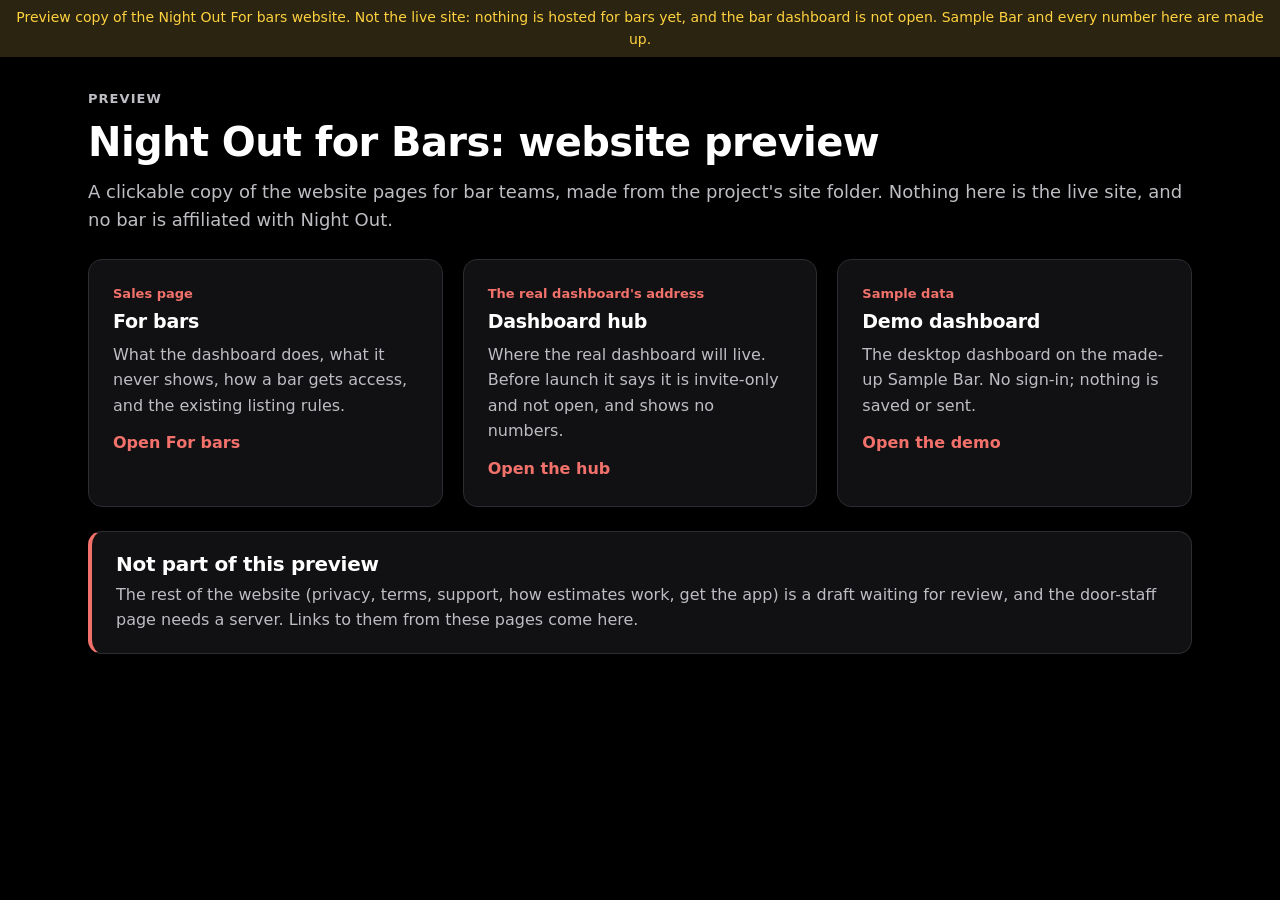
<file: for-bars/index.html>
<!doctype html>
<html lang="en">
<head>
<meta charset="utf-8">
<meta name="viewport" content="width=device-width, initial-scale=1, viewport-fit=cover">
<meta http-equiv="Content-Security-Policy" content="default-src 'none'; style-src 'self'; img-src 'self' data:; base-uri 'none'; form-action 'none'">
<meta name="referrer" content="no-referrer">
<meta name="robots" content="noindex, nofollow">
<meta name="color-scheme" content="dark">
<title>For bars website preview · Night Out</title>
<link rel="icon" href="data:image/svg+xml,%3Csvg xmlns='http://www.w3.org/2000/svg' viewBox='0 0 32 32'%3E%3Ccircle cx='16' cy='16' r='10' fill='%23f2716b'/%3E%3C/svg%3E">
<link rel="stylesheet" href="site.css">
</head>
<body>
<div class="fb-preview-note" role="note">Preview copy of the Night Out For bars website. Not the live site: nothing is hosted for bars yet, and the bar dashboard is not open. Sample Bar and every number here are made up.</div>
<main id="main">
  <div class="fb-wide">
    <p class="fb-eyebrow fb-top">Preview</p>
    <h1>Night Out for Bars: website preview</h1>
    <p class="lede">A clickable copy of the website pages for bar teams, made from the project's site folder. Nothing here is the live site, and no bar is affiliated with Night Out.</p>
    <div class="fb-grid3">
      <a class="fb-card" href="bars.html"><p class="fb-k">Sales page</p><h3>For bars</h3><p>What the dashboard does, what it never shows, how a bar gets access, and the existing listing rules.</p><span class="fb-go">Open For bars</span></a>
      <a class="fb-card" href="dashboard/"><p class="fb-k">The real dashboard's address</p><h3>Dashboard hub</h3><p>Where the real dashboard will live. Before launch it says it is invite-only and not open, and shows no numbers.</p><span class="fb-go">Open the hub</span></a>
      <a class="fb-card" href="dashboard/demo/"><p class="fb-k">Sample data</p><h3>Demo dashboard</h3><p>The desktop dashboard on the made-up Sample Bar. No sign-in; nothing is saved or sent.</p><span class="fb-go">Open the demo</span></a>
    </div>
    <section class="fb-status" id="not-included" aria-labelledby="ni">
      <h2 id="ni">Not part of this preview</h2>
      <p>The rest of the website (privacy, terms, support, how estimates work, get the app) is a draft waiting for review, and the door-staff page needs a server. Links to them from these pages come here.</p>
    </section>
  </div>
</main>
</body>
</html>
</file>
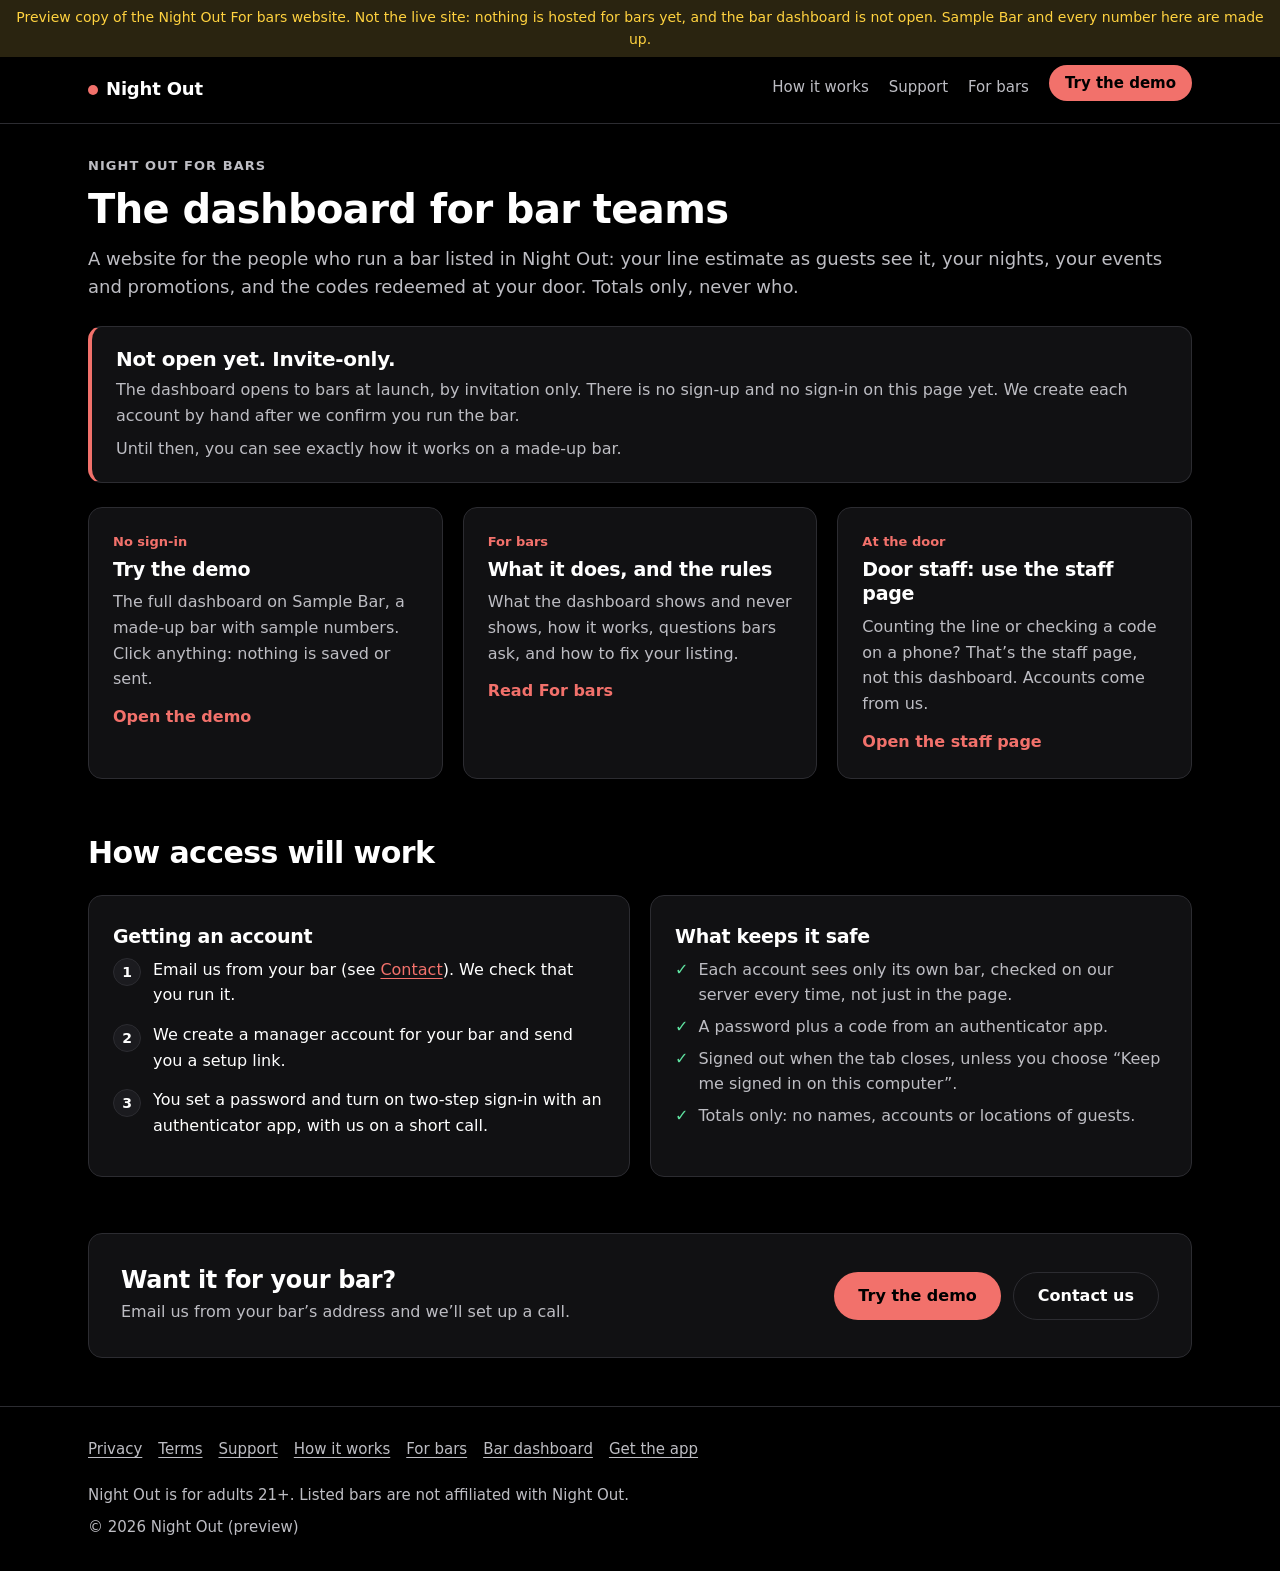
<file: for-bars/dashboard/index.html>
<!doctype html>
<html lang="en">
<head>
<meta charset="utf-8">
<meta name="viewport" content="width=device-width, initial-scale=1, viewport-fit=cover">
<meta http-equiv="Content-Security-Policy" content="default-src 'none'; style-src 'self'; img-src 'self' data:; base-uri 'none'; form-action 'none'">
<meta name="referrer" content="no-referrer">
<meta name="robots" content="noindex, nofollow">
<meta name="color-scheme" content="dark">
<meta name="theme-color" content="#000000">
<title>Bar dashboard · Night Out for Bars</title>
<meta name="description" content="The Night Out dashboard for bar teams. Invite-only and not open yet. Try the demo on a made-up bar.">
<link rel="icon" href="data:image/svg+xml,%3Csvg xmlns='http://www.w3.org/2000/svg' viewBox='0 0 32 32'%3E%3Ccircle cx='16' cy='16' r='10' fill='%23f2716b'/%3E%3C/svg%3E">
<link rel="stylesheet" href="../site.css">
</head>
<body>
<div class="fb-preview-note" role="note">Preview copy of the Night Out For bars website. Not the live site: nothing is hosted for bars yet, and the bar dashboard is not open. Sample Bar and every number here are made up.</div>
<a class="skip" href="#main">Skip to content</a>
<header class="site-header">
  <div class="fb-wide">
    <a class="brand" href="../index.html">Night Out</a>
    <nav class="site-nav" aria-label="Site">
      <ul>
        <li><a href="../index.html#not-included">How it works</a></li>
        <li><a href="../index.html#not-included">Support</a></li>
        <li><a href="../bars.html">For bars</a></li>
        <li><a class="fb-nav-cta" href="demo/">Try the demo</a></li>
      </ul>
    </nav>
  </div>
</header>

<main id="main">
  <div class="fb-wide">
    <p class="fb-eyebrow fb-top">Night Out for Bars</p>
    <h1>The dashboard for bar teams</h1>
    <p class="lede">A website for the people who run a bar listed in Night Out: your line estimate as guests see it, your nights, your events and promotions, and the codes redeemed at your door. Totals only, never who.</p>

    <section class="fb-status" aria-labelledby="status">
      <h2 id="status">Not open yet. Invite-only.</h2>
      <p>The dashboard opens to bars at launch, by invitation only. There is no sign-up and no sign-in on this page yet. We create each account by hand after we confirm you run the bar.</p>
      <p>Until then, you can see exactly how it works on a made-up bar.</p>
    </section>

    <div class="fb-grid3">
      <a class="fb-card" href="demo/">
        <p class="fb-k">No sign-in</p>
        <h3>Try the demo</h3>
        <p>The full dashboard on Sample Bar, a made-up bar with sample numbers. Click anything: nothing is saved or sent.</p>
        <span class="fb-go">Open the demo</span>
      </a>
      <a class="fb-card" href="../bars.html">
        <p class="fb-k">For bars</p>
        <h3>What it does, and the rules</h3>
        <p>What the dashboard shows and never shows, how it works, questions bars ask, and how to fix your listing.</p>
        <span class="fb-go">Read For bars</span>
      </a>
      <a class="fb-card" href="../index.html#not-included">
        <p class="fb-k">At the door</p>
        <h3>Door staff: use the staff page</h3>
        <p>Counting the line or checking a code on a phone? That’s the staff page, not this dashboard. Accounts come from us.</p>
        <span class="fb-go">Open the staff page</span>
      </a>
    </div>

    <section class="fb-block" aria-labelledby="access">
      <h2 id="access">How access will work</h2>
      <div class="fb-grid2">
        <div class="fb-card">
          <h3>Getting an account</h3>
          <ol class="steps">
            <li>Email us from your bar (see <a href="../bars.html#contact">Contact</a>). We check that you run it.</li>
            <li>We create a manager account for your bar and send you a setup link.</li>
            <li>You set a password and turn on two-step sign-in with an authenticator app, with us on a short call.</li>
          </ol>
        </div>
        <div class="fb-card">
          <h3>What keeps it safe</h3>
          <ul class="fb-ticks">
            <li>Each account sees only its own bar, checked on our server every time, not just in the page.</li>
            <li>A password plus a code from an authenticator app.</li>
            <li>Signed out when the tab closes, unless you choose “Keep me signed in on this computer”.</li>
            <li>Totals only: no names, accounts or locations of guests.</li>
          </ul>
        </div>
      </div>
    </section>

    <div class="fb-close">
      <div><h2>Want it for your bar?</h2><p>Email us from your bar’s address and we’ll set up a call.</p></div>
      <div class="cta"><a class="button" href="demo/">Try the demo</a><a class="button button-quiet" href="../bars.html#contact">Contact us</a></div>
    </div>
  </div>
</main>

<footer class="site-footer">
  <div class="fb-wide">
    <nav aria-label="Footer">
      <ul>
        <li><a href="../index.html#not-included">Privacy</a></li>
        <li><a href="../index.html#not-included">Terms</a></li>
        <li><a href="../index.html#not-included">Support</a></li>
        <li><a href="../index.html#not-included">How it works</a></li>
        <li><a href="../bars.html">For bars</a></li>
        <li><a href="./" aria-current="page">Bar dashboard</a></li>
        <li><a href="../index.html#not-included">Get the app</a></li>
      </ul>
    </nav>
    <p>Night Out is for adults 21+. Listed bars are not affiliated with Night Out.</p>
    <p>© 2026 Night Out (preview)</p>
  </div>
</footer>
</body>
</html>
</file>
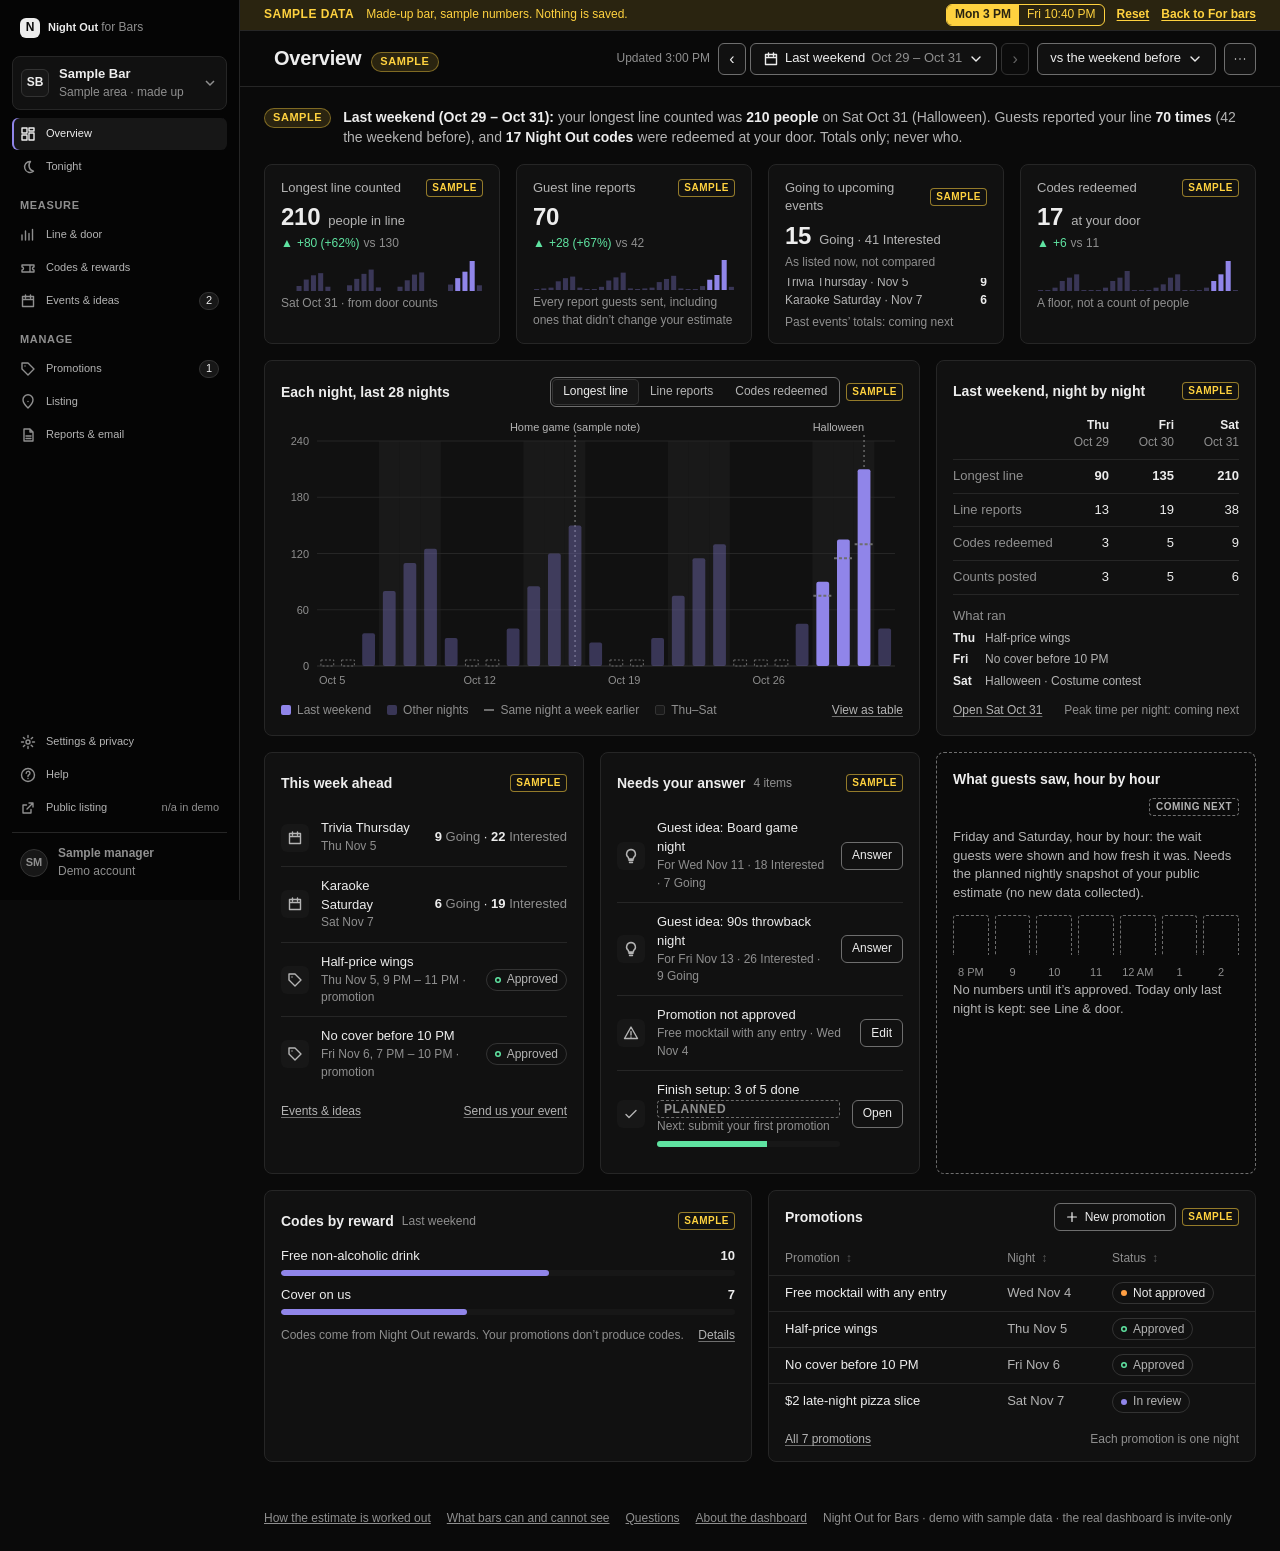
<file: for-bars/dashboard/demo/index.html>
<!doctype html>
<html lang="en">
<head>
<meta charset="utf-8">
<meta name="viewport" content="width=device-width, initial-scale=1">
<meta http-equiv="Content-Security-Policy" content="default-src 'none'; script-src 'self'; style-src 'self'; img-src 'self' data:; base-uri 'none'; form-action 'none'">
<meta name="referrer" content="no-referrer">
<meta name="robots" content="noindex, nofollow">
<meta name="application-name" content="Night Out">
<title>Demo dashboard (sample data) · Night Out for Bars</title>
<link rel="icon" href="data:image/svg+xml,%3Csvg xmlns='http://www.w3.org/2000/svg' viewBox='0 0 32 32'%3E%3Crect x='4' y='4' width='24' height='24' rx='7' fill='%23ffffff'/%3E%3C/svg%3E">
<link rel="stylesheet" href="dash.css">
</head>
<body>
<a class="skip" href="#page">Skip to the page</a>
<div class="app">
  <aside class="side" id="side" aria-label="Dashboard navigation">
    <a class="brand" href="#/overview"><span class="mark" aria-hidden="true">N</span><span class="lbl"><span data-app>Night Out</span> <small>for Bars</small></span></a>
    <button class="venue" type="button" id="venueBtn" aria-haspopup="true" title="Sample Bar (made up)">
      <span class="mono" aria-hidden="true">SB</span>
      <span class="lbl"><b>Sample Bar</b><span class="sub">Sample area · made up</span></span>
      <svg width="16" height="16" viewBox="0 0 16 16" aria-hidden="true"><path d="M4 6l4 4 4-4" fill="none" stroke="currentColor" stroke-width="1.5"/></svg>
    </button>
    <nav class="nav" id="nav" aria-label="Pages"></nav>
    <div class="side-foot">
      <nav class="nav" id="nav2" aria-label="Settings and help"></nav>
      <div class="me" title="Sample manager (demo account)"><span class="av" aria-hidden="true">SM</span><span class="lbl"><b>Sample manager</b><span>Demo account</span></span></div>
    </div>
  </aside>

  <div class="main">
    <div class="strip" role="note" aria-label="Sample data notice">
      <b>SAMPLE DATA</b>
      <span class="grow"><span class="t-long">Made-up Sample Bar, sample numbers. No bar is affiliated with <span data-app>Night Out</span>. Nothing is saved or sent.</span><span class="t-short">Made-up bar, sample numbers. Nothing is saved.</span></span>
      <span class="xl">Demo time</span>
      <span class="seg" role="group" aria-label="Demo time">
        <button type="button" data-time="monday">Mon 3 PM</button><button type="button" data-time="friday">Fri 10:40 PM</button>
      </span>
      <a href="#/overview" id="resetDemo" class="long">Reset</a>
      <a href="../../bars.html">Back to For bars</a>
    </div>
    <header class="bar">
      <button class="btn icon ghost menu" type="button" id="menuBtn" aria-label="Open navigation" aria-controls="side" aria-expanded="false">
        <svg width="18" height="18" viewBox="0 0 18 18" aria-hidden="true"><path d="M3 5h12M3 9h12M3 13h12" stroke="currentColor" stroke-width="1.5"/></svg>
      </button>
      <div class="title"><span class="crumb" id="crumb"></span><h1 id="title">Overview</h1><span class="badge-sample hdr">Sample</span></div>
      <div class="tools" id="tools"></div>
    </header>
    <main id="page" tabindex="-1"></main>
    <footer class="foot-links">
      <a href="#/listing">How the estimate is worked out</a><a href="#/settings">What bars can and cannot see</a><a href="../../bars.html#faq">Questions</a><a href="../">About the dashboard</a>
      <span><span data-app>Night Out</span> for Bars · demo with sample data · the real dashboard is invite-only</span>
    </footer>
  </div>
</div>
<div class="side-bg" id="sideBg" hidden></div>
<div class="tip" id="tip" hidden></div>
<div class="toast" id="toast" role="status" hidden></div>
<script src="data.js"></script>
<script src="app.js"></script>
</body>
</html>
</file>
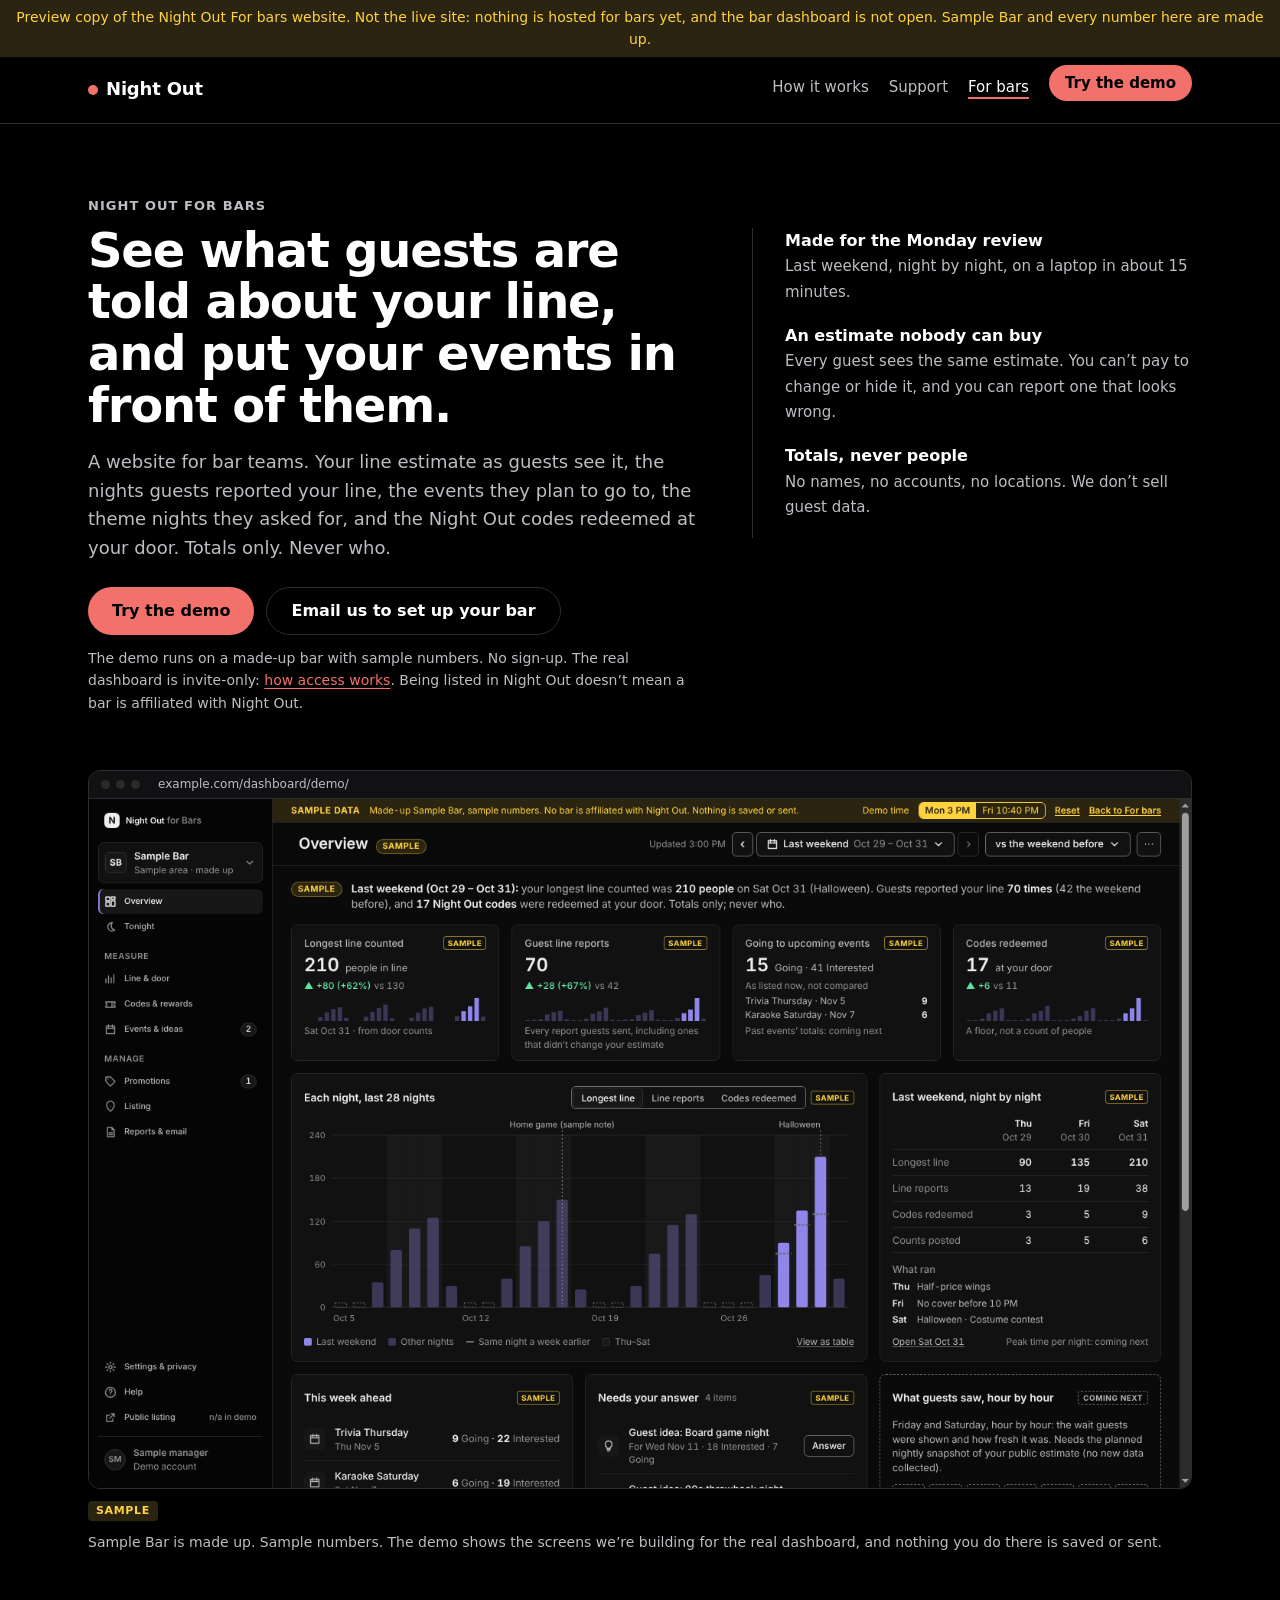
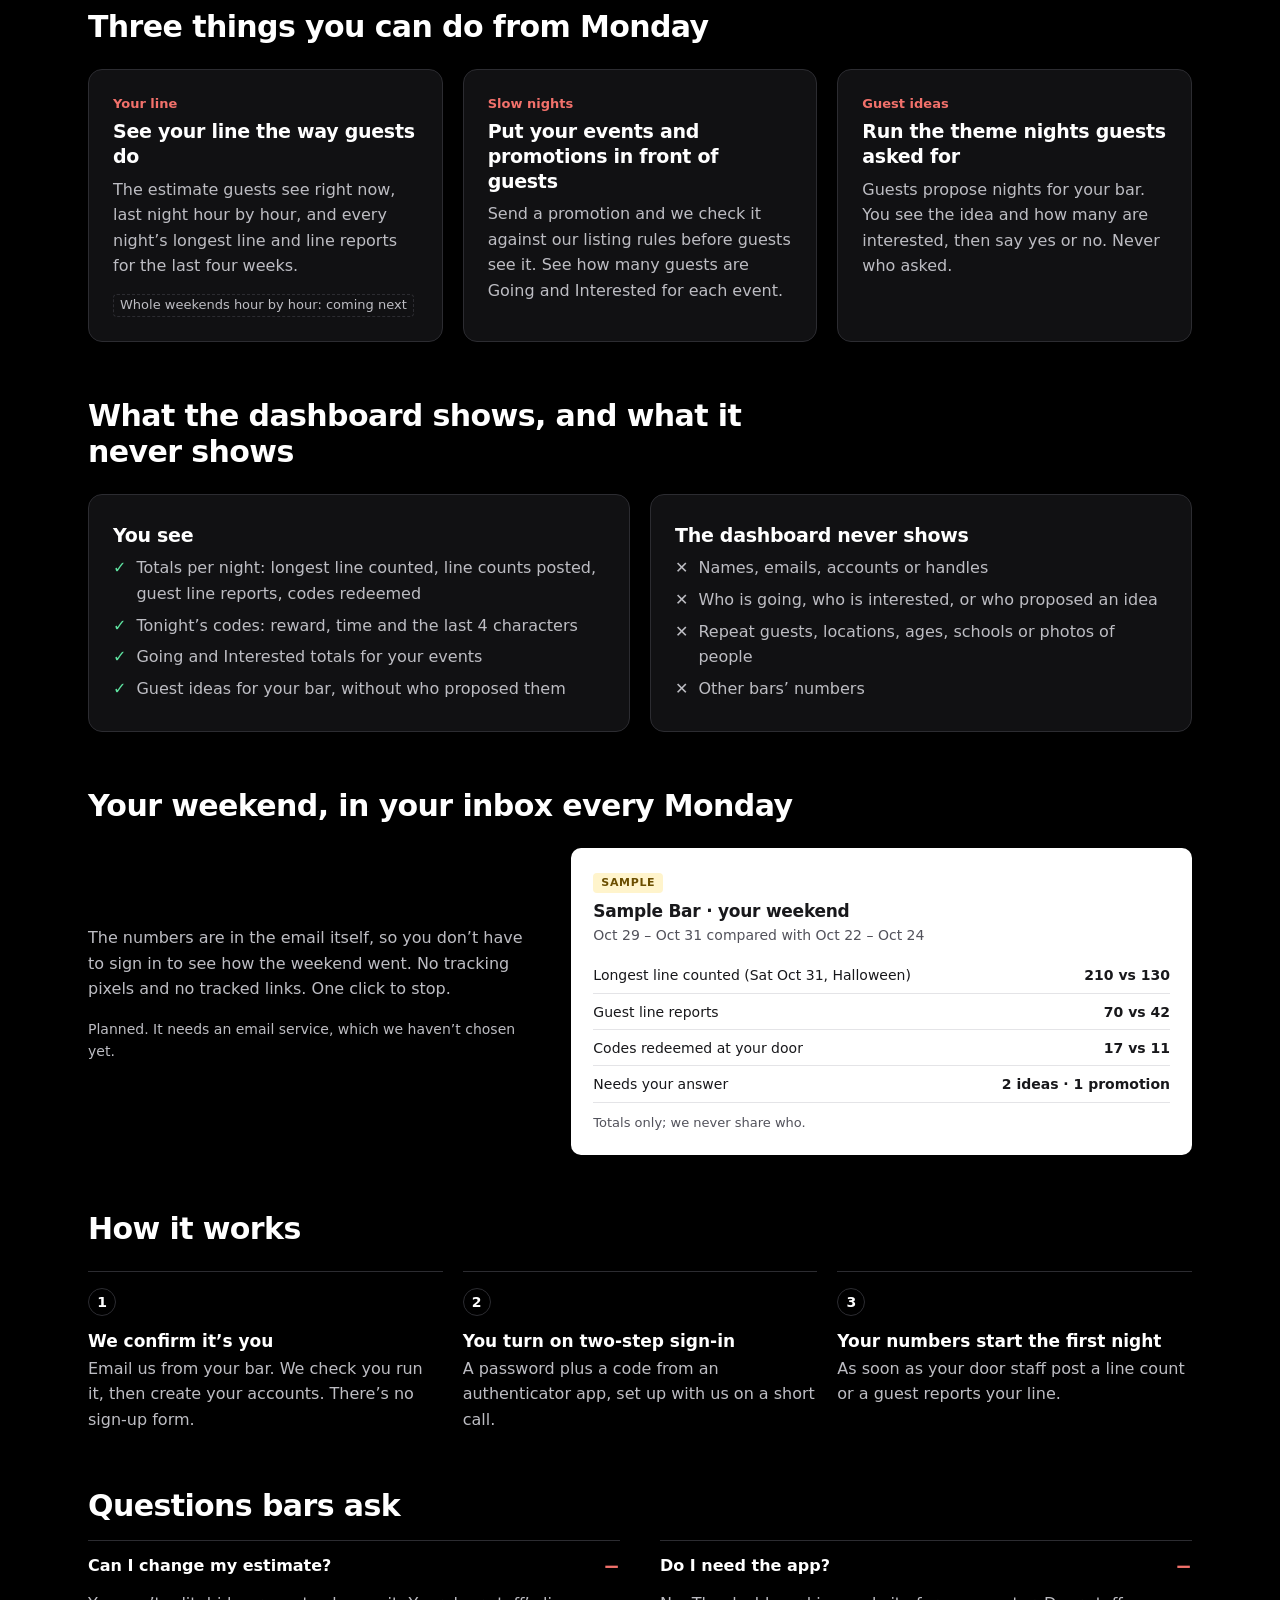
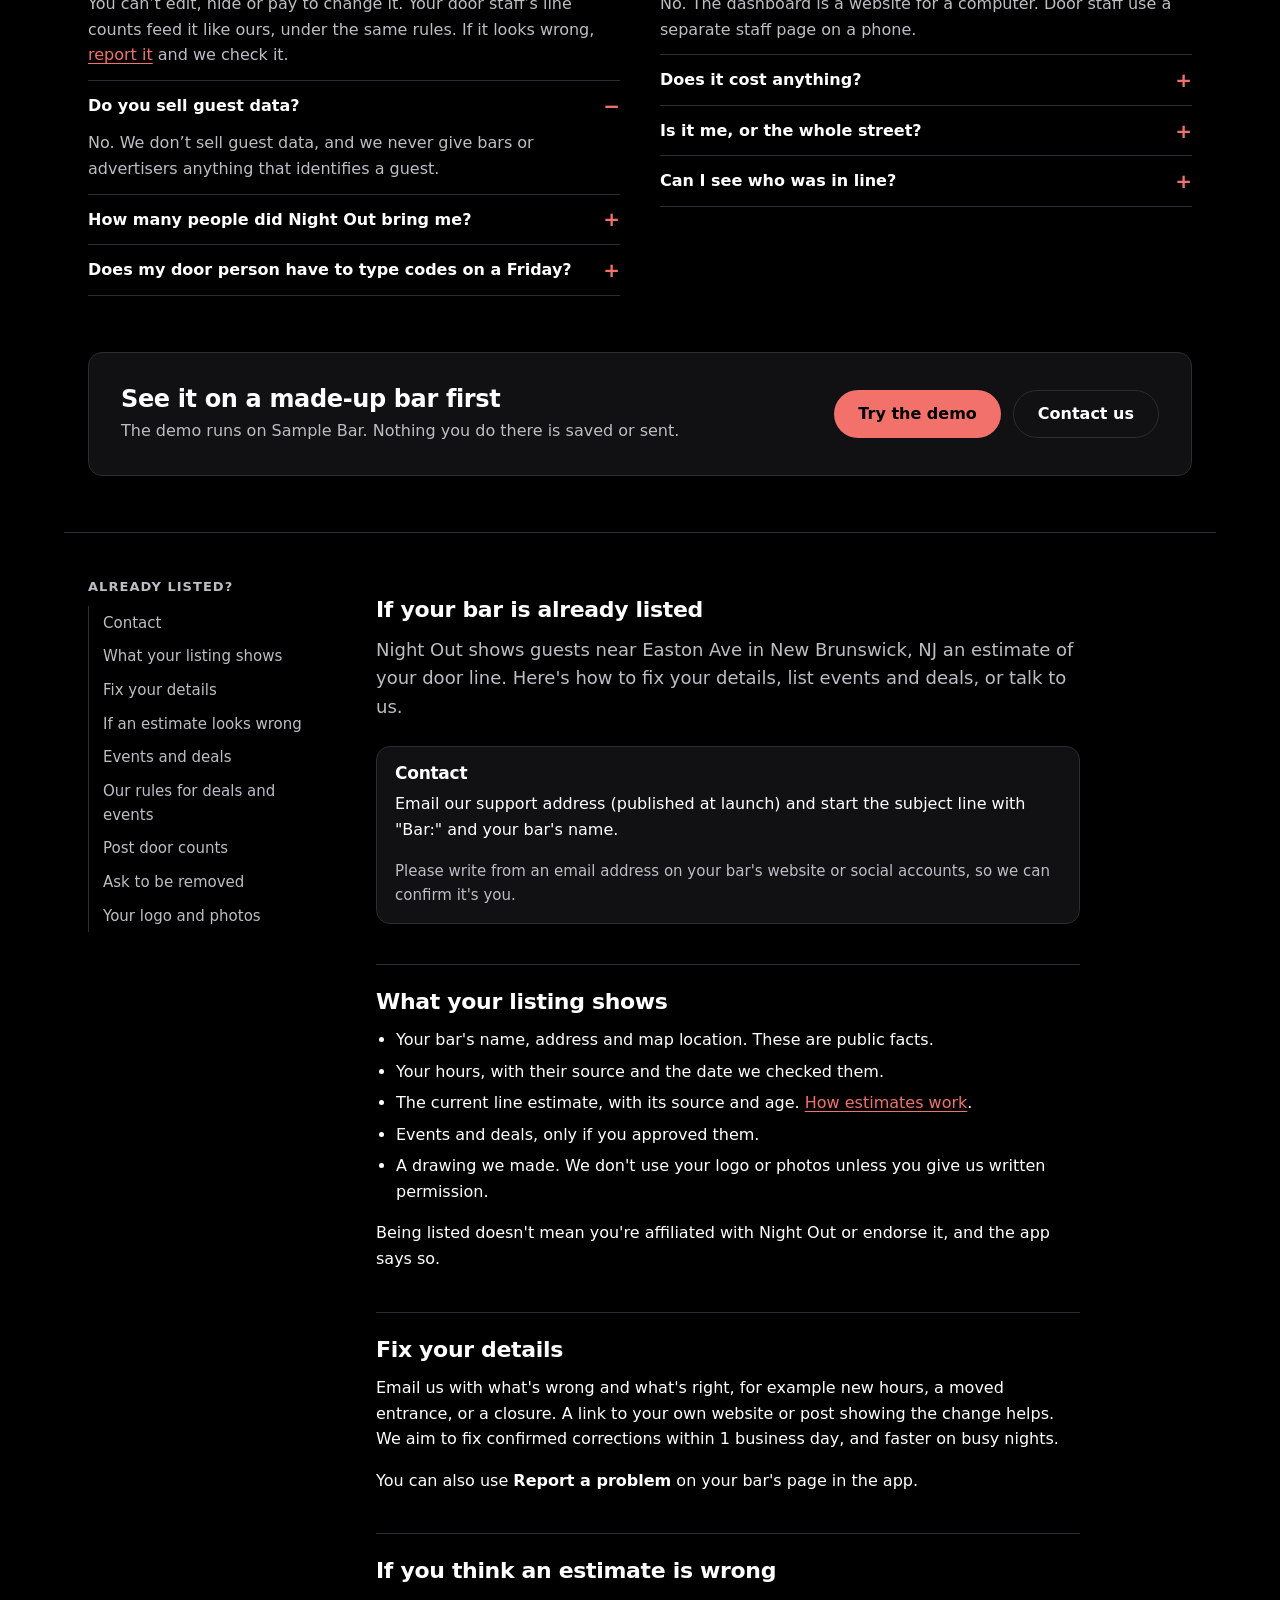
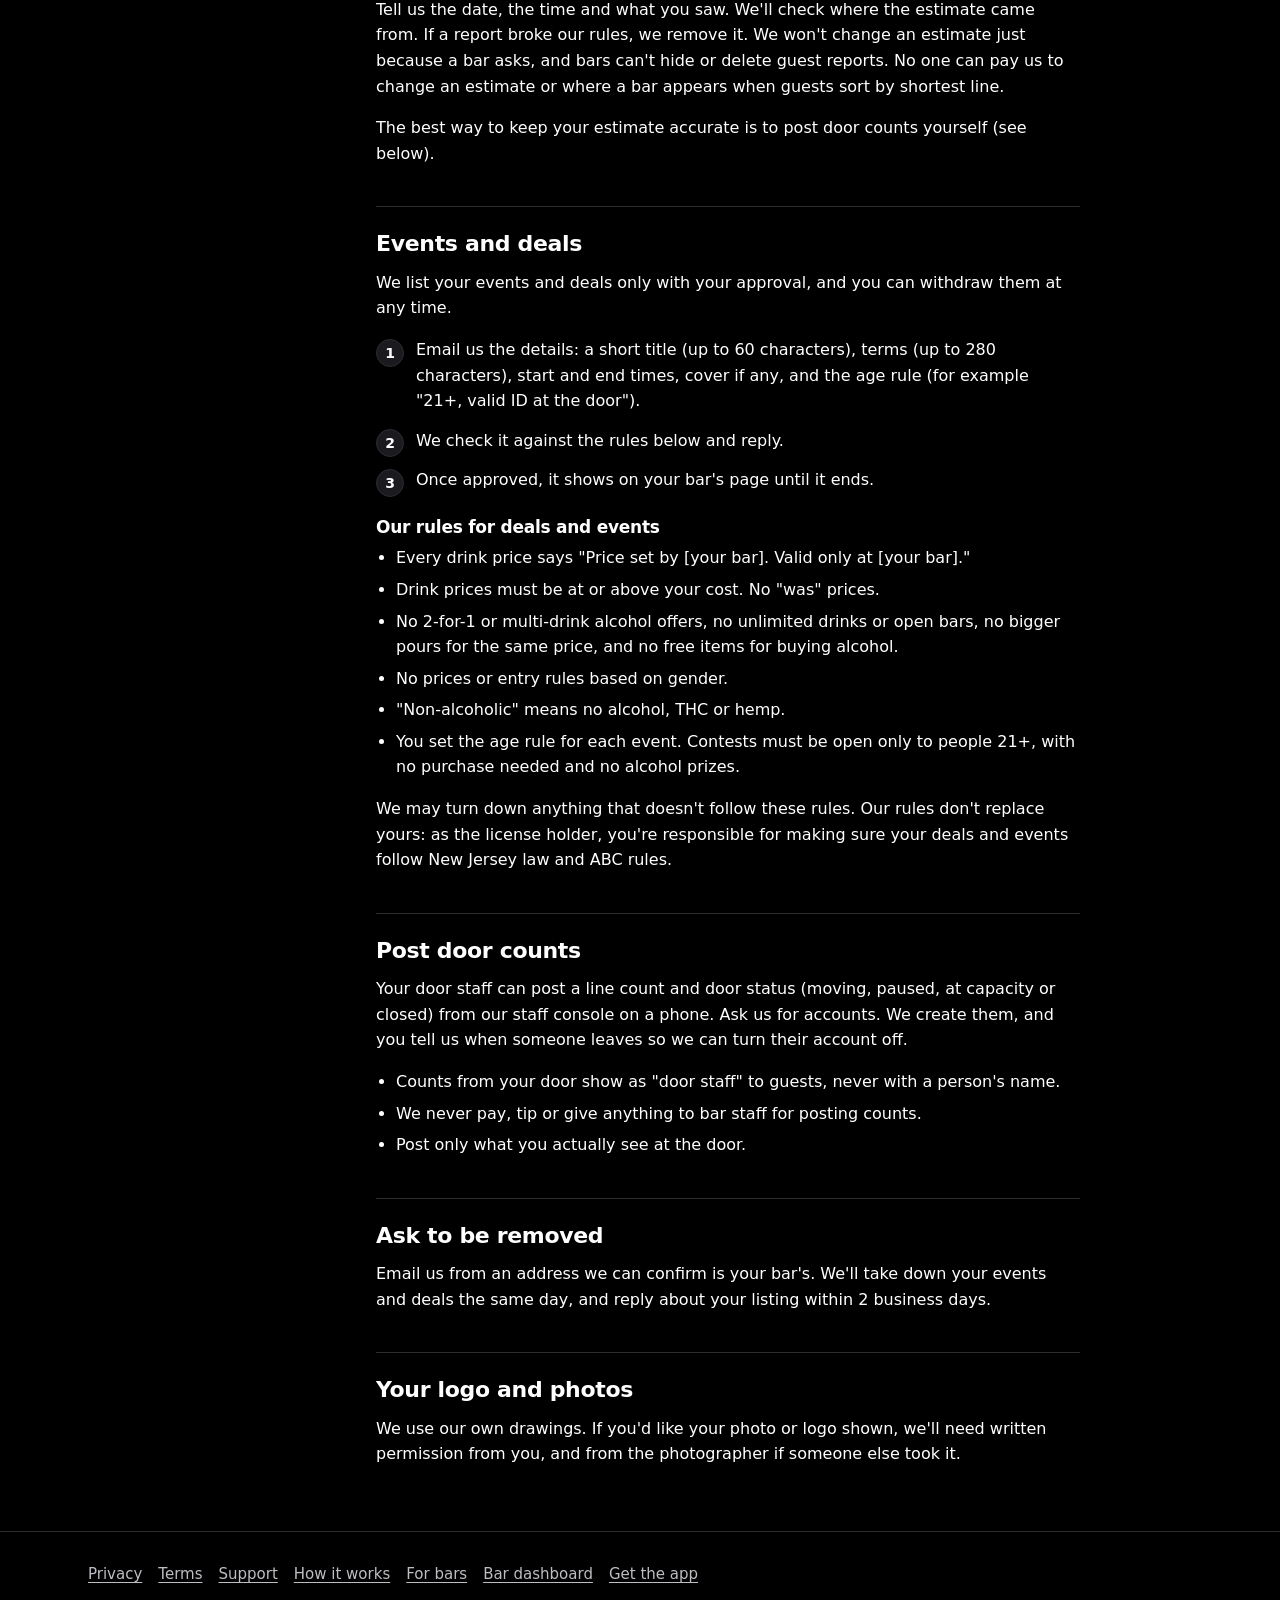
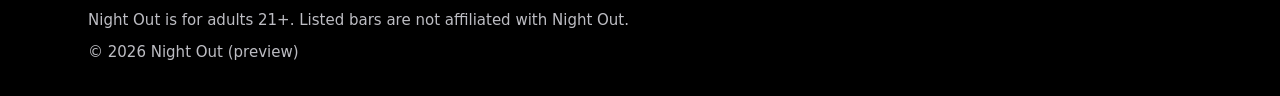
<file: for-bars/bars.html>
<!doctype html>
<html lang="en">
<head>
<meta charset="utf-8">
<meta name="viewport" content="width=device-width, initial-scale=1, viewport-fit=cover">
<meta http-equiv="Content-Security-Policy" content="default-src 'none'; style-src 'self'; img-src 'self' data:; base-uri 'none'; form-action 'none'">
<meta name="referrer" content="no-referrer">
<meta name="robots" content="noindex, nofollow">
<meta name="color-scheme" content="dark">
<meta name="theme-color" content="#000000">
<title>For Bars · Night Out</title>
<meta name="description" content="Night Out for Bars: see what guests are told about your line and put your events in front of them. Totals only, never who. Plus how to fix your details, list events and deals, post door counts or ask to be removed.">
<link rel="icon" href="data:image/svg+xml,%3Csvg xmlns='http://www.w3.org/2000/svg' viewBox='0 0 32 32'%3E%3Ccircle cx='16' cy='16' r='10' fill='%23f2716b'/%3E%3C/svg%3E">
<link rel="stylesheet" href="site.css">
</head>
<body>
<div class="fb-preview-note" role="note">Preview copy of the Night Out For bars website. Not the live site: nothing is hosted for bars yet, and the bar dashboard is not open. Sample Bar and every number here are made up.</div>
<a class="skip" href="#main">Skip to content</a>
<header class="site-header">
  <div class="fb-wide">
    <a class="brand" href="index.html">Night Out</a>
    <nav class="site-nav" aria-label="Site">
      <ul>
        <li><a href="index.html#not-included">How it works</a></li>
        <li><a href="index.html#not-included">Support</a></li>
        <li><a href="bars.html" aria-current="page">For bars</a></li>
        <li><a class="fb-nav-cta" href="dashboard/demo/">Try the demo</a></li>
      </ul>
    </nav>
  </div>
</header>

<main id="main">
  <div class="fb-wide">
    <section class="fb-hero" aria-labelledby="sell">
      <div>
        <p class="fb-eyebrow">Night Out for Bars</p>
        <h1 id="sell">See what guests are told about your line, and put your events in front of them.</h1>
        <p class="lede">A website for bar teams. Your line estimate as guests see it, the nights guests reported your line, the events they plan to go to, the theme nights they asked for, and the Night Out codes redeemed at your door. Totals only. Never who.</p>
        <div class="cta">
          <a class="button" href="dashboard/demo/">Try the demo</a>
          <a class="button button-quiet" href="#contact">Email us to set up your bar</a>
        </div>
        <p class="fb-fine">The demo runs on a made-up bar with sample numbers. No sign-up. The real dashboard is invite-only: <a href="dashboard/">how access works</a>. Being listed in Night Out doesn’t mean a bar is affiliated with Night Out.</p>
      </div>
      <ul class="fb-facts">
        <li><b>Made for the Monday review</b><span>Last weekend, night by night, on a laptop in about 15 minutes.</span></li>
        <li><b>An estimate nobody can buy</b><span>Every guest sees the same estimate. You can’t pay to change or hide it, and you can report one that looks wrong.</span></li>
        <li><b>Totals, never people</b><span>No names, no accounts, no locations. We don’t sell guest data.</span></li>
      </ul>
    </section>

    <figure class="fb-shot">
      <div class="fb-frame">
        <div class="fb-chrome" aria-hidden="true"><i></i><i></i><i></i><span>example.com/dashboard/demo/</span></div>
        <img src="img/dashboard-overview-sample.png" width="1440" height="900" alt="The dashboard Overview for the made-up Sample Bar on a computer: a left sidebar, four headline numbers for last weekend with changes against the weekend before, a chart of the last 28 nights with Halloween marked, last weekend night by night, the week ahead and items that need an answer. All sample data.">
      </div>
      <figcaption><span class="fb-tag">Sample</span>Sample Bar is made up. Sample numbers. The demo shows the screens we’re building for the real dashboard, and nothing you do there is saved or sent.</figcaption>
    </figure>

    <section class="fb-block" aria-labelledby="do">
      <h2 id="do">Three things you can do from Monday</h2>
      <div class="fb-grid3">
        <div class="fb-card"><p class="fb-k">Your line</p><h3>See your line the way guests do</h3>
          <p>The estimate guests see right now, last night hour by hour, and every night’s longest line and line reports for the last four weeks.</p>
          <span class="fb-soon">Whole weekends hour by hour: coming next</span></div>
        <div class="fb-card"><p class="fb-k">Slow nights</p><h3>Put your events and promotions in front of guests</h3>
          <p>Send a promotion and we check it against our listing rules before guests see it. See how many guests are Going and Interested for each event.</p></div>
        <div class="fb-card"><p class="fb-k">Guest ideas</p><h3>Run the theme nights guests asked for</h3>
          <p>Guests propose nights for your bar. You see the idea and how many are interested, then say yes or no. Never who asked.</p></div>
      </div>
    </section>

    <section class="fb-block" aria-labelledby="see">
      <h2 id="see">What the dashboard shows, and what it never shows</h2>
      <div class="fb-grid2">
        <div class="fb-card"><h3>You see</h3><ul class="fb-ticks">
          <li>Totals per night: longest line counted, line counts posted, guest line reports, codes redeemed</li>
          <li>Tonight’s codes: reward, time and the last 4 characters</li>
          <li>Going and Interested totals for your events</li>
          <li>Guest ideas for your bar, without who proposed them</li>
        </ul></div>
        <div class="fb-card"><h3>The dashboard never shows</h3><ul class="fb-ticks fb-no">
          <li>Names, emails, accounts or handles</li>
          <li>Who is going, who is interested, or who proposed an idea</li>
          <li>Repeat guests, locations, ages, schools or photos of people</li>
          <li>Other bars’ numbers</li>
        </ul></div>
      </div>
    </section>

    <section class="fb-block" aria-labelledby="monday">
      <h2 id="monday">Your weekend, in your inbox every Monday</h2>
      <div class="fb-mail-row">
        <div>
          <p class="fb-intro">The numbers are in the email itself, so you don’t have to sign in to see how the weekend went. No tracking pixels and no tracked links. One click to stop.</p>
          <p class="fb-fine">Planned. It needs an email service, which we haven’t chosen yet.</p>
        </div>
        <div class="fb-mail" role="group" aria-label="Sample weekly email">
          <span class="fb-tag">Sample</span>
          <h3>Sample Bar · your weekend</h3>
          <div class="fb-sub">Oct 29 – Oct 31 compared with Oct 22 – Oct 24</div>
          <table>
            <tr><td>Longest line counted (Sat Oct 31, Halloween)</td><td>210 vs 130</td></tr>
            <tr><td>Guest line reports</td><td>70 vs 42</td></tr>
            <tr><td>Codes redeemed at your door</td><td>17 vs 11</td></tr>
            <tr><td>Needs your answer</td><td>2 ideas · 1 promotion</td></tr>
          </table>
          <p>Totals only; we never share who.</p>
        </div>
      </div>
    </section>

    <section class="fb-block" aria-labelledby="how">
      <h2 id="how">How it works</h2>
      <ol class="fb-steps">
        <li><b>We confirm it’s you</b><span>Email us from your bar. We check you run it, then create your accounts. There’s no sign-up form.</span></li>
        <li><b>You turn on two-step sign-in</b><span>A password plus a code from an authenticator app, set up with us on a short call.</span></li>
        <li><b>Your numbers start the first night</b><span>As soon as your door staff post a line count or a guest reports your line.</span></li>
      </ol>
    </section>

    <section class="fb-block" aria-labelledby="faq">
      <h2 id="faq">Questions bars ask</h2>
      <div class="fb-faq faq">
        <div>
          <details open><summary>Can I change my estimate?</summary><div><p>You can’t edit, hide or pay to change it. Your door staff’s line counts feed it like ours, under the same rules. If it looks wrong, <a href="#estimates">report it</a> and we check it.</p></div></details>
          <details open><summary>Do you sell guest data?</summary><div><p>No. We don’t sell guest data, and we never give bars or advertisers anything that identifies a guest.</p></div></details>
          <details><summary>How many people did Night Out bring me?</summary><div><p>We don’t track people. We show how many Night Out codes your staff redeemed. That’s a floor: guests who came without a code aren’t counted.</p></div></details>
          <details><summary>Does my door person have to type codes on a Friday?</summary><div><p>Only when a guest shows one. A check takes a few seconds on the staff page on a phone.</p></div></details>
        </div>
        <div>
          <details open><summary>Do I need the app?</summary><div><p>No. The dashboard is a website for a computer. Door staff use a separate staff page on a phone.</p></div></details>
          <details><summary>Does it cost anything?</summary><div><p>Free during the pilot.</p></div></details>
          <details><summary>Is it me, or the whole street?</summary><div><p>Just your bar. We never show you another bar’s own numbers.</p></div></details>
          <details><summary>Can I see who was in line?</summary><div><p>No. Totals only, by design.</p></div></details>
        </div>
      </div>
    </section>

    <div class="fb-close">
      <div><h2>See it on a made-up bar first</h2><p>The demo runs on Sample Bar. Nothing you do there is saved or sent.</p></div>
      <div class="cta"><a class="button" href="dashboard/demo/">Try the demo</a><a class="button button-quiet" href="#contact">Contact us</a></div>
    </div>
  </div>

  <div class="fb-listed fb-wide">
  <nav class="fb-toc" aria-label="If your bar is already listed">
    <p>Already listed?</p>
    <ul>
      <li><a href="#contact">Contact</a></li>
      <li><a href="#listing">What your listing shows</a></li>
      <li><a href="#corrections">Fix your details</a></li>
      <li><a href="#estimates">If an estimate looks wrong</a></li>
      <li><a href="#events">Events and deals</a></li>
      <li><a href="#rules">Our rules for deals and events</a></li>
      <li><a href="#counts">Post door counts</a></li>
      <li><a href="#removal">Ask to be removed</a></li>
      <li><a href="#photos">Your logo and photos</a></li>
    </ul>
  </nav>
  <div class="fb-prose">
  <h2 id="listed">If your bar is already listed</h2>
  <p class="lede">Night Out shows guests near Easton Ave in New Brunswick, NJ an estimate of your door line. Here's how to fix your details, list events and deals, or talk to us.</p>

  <section class="summary" aria-labelledby="contact">
    <h2 id="contact">Contact</h2>
    <p>Email our support address (published at launch) and start the subject line with "Bar:" and your bar's name.</p>
    <p class="small muted">Please write from an email address on your bar's website or social accounts, so we can confirm it's you.</p>
  </section>

  <h2 id="listing">What your listing shows</h2>
  <ul>
    <li>Your bar's name, address and map location. These are public facts.</li>
    <li>Your hours, with their source and the date we checked them.</li>
    <li>The current line estimate, with its source and age. <a href="index.html#not-included">How estimates work</a>.</li>
    <li>Events and deals, only if you approved them.</li>
    <li>A drawing we made. We don't use your logo or photos unless you give us written permission.</li>
  </ul>
  <p>Being listed doesn't mean you're affiliated with Night Out or endorse it, and the app says so.</p>

  <h2 id="corrections">Fix your details</h2>
  <p>Email us with what's wrong and what's right, for example new hours, a moved entrance, or a closure. A link to your own website or post showing the change helps. We aim to fix confirmed corrections within 1 business day, and faster on busy nights.</p>
  <p>You can also use <strong>Report a problem</strong> on your bar's page in the app.</p>

  <h2 id="estimates">If you think an estimate is wrong</h2>
  <p>Tell us the date, the time and what you saw. We'll check where the estimate came from. If a report broke our rules, we remove it. We won't change an estimate just because a bar asks, and bars can't hide or delete guest reports. No one can pay us to change an estimate or where a bar appears when guests sort by shortest line.</p>
  <p>The best way to keep your estimate accurate is to post door counts yourself (see below).</p>

  <h2 id="events">Events and deals</h2>
  <p>We list your events and deals only with your approval, and you can withdraw them at any time.</p>
  <ol class="steps">
    <li>Email us the details: a short title (up to 60 characters), terms (up to 280 characters), start and end times, cover if any, and the age rule (for example "21+, valid ID at the door").</li>
    <li>We check it against the rules below and reply.</li>
    <li>Once approved, it shows on your bar's page until it ends.</li>
  </ol>
  <h3 id="rules">Our rules for deals and events</h3>
  <ul>
    <li>Every drink price says "Price set by [your bar]. Valid only at [your bar]."</li>
    <li>Drink prices must be at or above your cost. No "was" prices.</li>
    <li>No 2-for-1 or multi-drink alcohol offers, no unlimited drinks or open bars, no bigger pours for the same price, and no free items for buying alcohol.</li>
    <li>No prices or entry rules based on gender.</li>
    <li>"Non-alcoholic" means no alcohol, THC or hemp.</li>
    <li>You set the age rule for each event. Contests must be open only to people 21+, with no purchase needed and no alcohol prizes.</li>
  </ul>
  <p>We may turn down anything that doesn't follow these rules. Our rules don't replace yours: as the license holder, you're responsible for making sure your deals and events follow New Jersey law and ABC rules.</p>

  <h2 id="counts">Post door counts</h2>
  <p>Your door staff can post a line count and door status (moving, paused, at capacity or closed) from our staff console on a phone. Ask us for accounts. We create them, and you tell us when someone leaves so we can turn their account off.</p>
  <ul>
    <li>Counts from your door show as "door staff" to guests, never with a person's name.</li>
    <li>We never pay, tip or give anything to bar staff for posting counts.</li>
    <li>Post only what you actually see at the door.</li>
  </ul>

  <h2 id="removal">Ask to be removed</h2>
  <p>Email us from an address we can confirm is your bar's. We'll take down your events and deals the same day, and reply about your listing within 2 business days.</p>

  <h2 id="photos">Your logo and photos</h2>
  <p>We use our own drawings. If you'd like your photo or logo shown, we'll need written permission from you, and from the photographer if someone else took it.</p>
  </div>
  </div>
</main>

<footer class="site-footer">
  <div class="fb-wide">
    <nav aria-label="Footer">
      <ul>
        <li><a href="index.html#not-included">Privacy</a></li>
        <li><a href="index.html#not-included">Terms</a></li>
        <li><a href="index.html#not-included">Support</a></li>
        <li><a href="index.html#not-included">How it works</a></li>
        <li><a href="bars.html" aria-current="page">For bars</a></li>
        <li><a href="dashboard/">Bar dashboard</a></li>
        <li><a href="index.html#not-included">Get the app</a></li>
      </ul>
    </nav>
    <p>Night Out is for adults 21+. Listed bars are not affiliated with Night Out.</p>
    <p>© 2026 Night Out (preview)</p>
  </div>
</footer>
</body>
</html>
</file>
<file: styles/tokens.css>
/* Night Out design tokens: "Late Edition" (final, 2026-10-17).
   Black canvas, white type. Both builds (iPhone app and web demo) ship no font files and load none: text is set in the
   device's own sans and numbers in its condensed face (the first of --font-num that is installed). "Archivo" leads the
   stacks only for a build that supplies it. Widths: expanded for the wordmark and monograms, semi-expanded for eyebrow
   labels, condensed for display numbers.
   Hues, each with one job and always next to a word, a number or a shape: the three crowd levels (green / orange /
   red, with a bar-count meter), yellow for reporting the line, violet for people and activity, and a pale red for
   field errors (colour pass 2026-10-28). Contrast ratios: WCAG 2.x formula (tools/contrast.py), on #000 unless noted.
   Variable NAMES follow the existing app/styles/tokens.css; silver tokens are retired. */

:root {
  color-scheme: dark;

  /* ---------- Type ---------- */
  /* No web font is loaded (see the header); the width axis applies where the face has one. */
  --font-sans: "Archivo", -apple-system, BlinkMacSystemFont, "Helvetica Neue", "Segoe UI", Roboto, Arial, sans-serif;
  --font-display: var(--font-sans);           /* titles: same family at 800 with tight tracking (serif retired) */
  --font-serif: var(--font-sans);             /* legacy alias, do not use for new rules */
  /* Numbers: if Archivo's width axis is missing, fall to a real condensed face so "20–30 min" never widens 25%. */
  --font-num: "Archivo", "Avenir Next Condensed", "Arial Narrow", "Roboto Condensed", sans-serif-condensed, "Helvetica Neue", Arial, sans-serif;
  --w-cond: 68%;      /* numbers: waits, distance, points, times, counts */
  --w-norm: 100%;     /* reading text, names, headlines */
  --w-semi: 112.5%;   /* eyebrow labels, tags, demo chip */
  --w-exp: 125%;      /* wordmark, monograms */

  --t-2xs: 0.6875rem;   /* 11  eyebrow labels (caps, 700, +.08em), tab labels, axis */
  --t-xs: 0.75rem;      /* 12  card micro-line, summary line, fine print */
  --t-sm: 0.8125rem;    /* 13  meta lines, chips, card deal text */
  --t-base: 0.9375rem;  /* 15  body copy, list titles */
  --t-md: 1rem;         /* 16  inputs (iOS no-zoom floor), card name */
  --t-lg: 1.0625rem;    /* 17  ticket titles, sheet rows */
  --t-xl: 1.375rem;     /* 22  section titles (800, -.03em) */
  --t-2xl: 1.75rem;     /* 28  area/page title below 360px */
  --t-3xl: 1.875rem;    /* 30  area name, page titles (800, -.035em) */
  --t-hero: 2.375rem;   /* 38  venue name on the hero (800, -.04em) */
  --t-num-card: 1.625rem; /* 26 card wait value (condensed 800); 24 in cards <=170px; 30 in the 1-column card */
  --t-display: 4.25rem; /* 68  venue wait value only (condensed 800) */
  --t-num-xl: 7rem;     /* 112 points balance (condensed 800) */

  /* ---------- Spacing (4pt) ---------- */
  --s-1: 4px; --s-2: 8px; --s-3: 12px; --s-4: 16px; --s-5: 20px; --s-6: 24px; --s-8: 32px; --s-10: 40px; --s-14: 56px;
  --gutter: 16px;

  /* ---------- Radii ---------- */
  --r-xs: 6px;        /* tags */
  --r-logo: 9px;      /* 34px logo tile (10px at 40px) */
  --r-sm: 10px;       /* small buttons, icon wells */
  --r-md: 12px;       /* tickets, panels */
  --r-btn-lg: 14px;   /* 48–52px buttons, search, action tiles */
  --r-card: 16px;     /* bar card plate */
  --r-lg: 16px;
  --r-xl: 22px;       /* sheet top corners */
  --r-pill: 999px;    /* chips, demo chip, distance chip */

  /* ---------- Color: monochrome ramp ---------- */
  --bg: #000000;
  --surface: #0B0B0B;     /* card plate, sheets body, disclosure */
  --surface-2: #141414;   /* search field, tickets, secondary buttons, action tiles */
  --raised: #101010;      /* dialogs and sheets */
  --fill-2: #1E1E1E;      /* icon wells, pressed secondary */
  --ink: #FFFFFF;         /* 21:1 · 19.7 on surface · 18.4 on surface-2 */
  --ink-sub: #D6D6D6;     /* long-form secondary copy: 14.5:1 · 12.7 on surface-2 */
  --ink-2: #BDBDBD;       /* secondary text: 11.2:1 · 10.5 on surface · 9.8 on surface-2 · 8.9 on fill-2 */
  --ink-3: #8F8F8F;       /* labels, meta, placeholders: 6.5:1 · 6.1 on surface · 5.7 on surface-2 · 5.2 on fill-2 */
  --ink-4: #5E5E5E;       /* NON-TEXT only (dashed rings, out-of-date band): 3.24:1 · 3.04 on surface */
  --line: #222222;        /* decorative hairlines, never the only boundary of a control */
  --line-strong: #333333; /* decorative ticket/strip edges and dividers */
  --line-input: #6E6E6E;  /* EVERY control boundary (chips, search, map, secondary buttons, tags, demo chip):
                             4.12:1 on #000 · 3.86 on surface · 3.61 on surface-2 (WCAG 1.4.11) */
  --meter-off: #3A3A3A;   /* unfilled meter bars (decorative; filled bars carry the count, >=4:1 against it) */

  --accent: #FFFFFF;      /* the only action fill: white button, black label (21:1) */
  --accent-ink: #000000;
  --accent-sub: #3D3D3D;  /* secondary text on white: 10.9:1 */
  --accent-soft: #141414;
  --accent-text: #FFFFFF;

  /* Crowd level: green / orange / red, always with a word, a range and a 1/2/3-bar meter. "Lively" was amber (#FFC94D),
     which a gold action color could not be told apart from (luminance ratio 1.06), so it is orange now. Ratios on #000
     and on surface: evidence/iphone-motion-20261026/commands/contrast-check.log. */
  --quiet: #5FE3A1;       /* 13.0:1 · 12.2 on surface */
  --lively: #FF9F43;      /* 10.3:1 · 9.7 on surface */
  /* Packed was #FF6B5E: next to lively it fell under the dataviz normal-vision floor (ΔE 12.5 < 15). The raspberry red
     clears it (ΔE 17.8; deutan 12.0) and stays a text colour: 6.75:1 · 6.33 on surface · 5.93 on surface-2 (2026-10-28,
     evidence/b2b-colour-20261028). */
  --packed: #FF5470;
  /* The same three levels on a white or grey map pin (non-text marks; the pin's own number says the wait):
     4.4–5.8:1 on white. */
  --quiet-deep: #0B7D4C;
  --lively-deep: #B35600;
  --packed-deep: #C8143A;

  /* People and activity: going, Live, groups, codes redeemed. A cool hue no crowd level, action or error uses
     (ΔE >= 19 from each). 9.19:1 on #000 · 8.61 on surface · 8.06 on surface-2; black text on it 9.19:1. */
  --social: #B69CFF;
  --social-ink: #000000;

  /* Signal: the one action color, used only for reporting the line (the Scan tab, Report the line, the camera, Send
     report). Strong, and rare on purpose: everything else stays white on black. 14.5:1 on #000; black on it 14.5:1. */
  --signal: #FFD23F;
  --signal-ink: #000000;
  --none: #8F8F8F;

  /* Freshness is monochrome: solid white (fresh) / hatched (may have changed) / outline (out of date). */
  --fresh: #FFFFFF;
  --fresh-soft: #141414;
  --aging: #BDBDBD;
  --aging-soft: #141414;
  --muted-soft: #141414;
  --danger: #FF8A80;      /* field errors only, always with an icon and words: 9.2:1 */
  --danger-soft: #1A0F0E;

  --focus: #FFFFFF;       /* 2px ring + 5px black halo: visible on black, on photos and around white buttons */
  --focus-halo: #000000;

  /* ---------- Materials ---------- */
  --glass: rgb(0 0 0 / 0.62);   /* chips/buttons over photos: white text 6.19:1 even over a pure-white pixel */
  --glass-blur: blur(10px) saturate(140%);   /* <= 10px, fixed chrome only (never per card) */
  --scrim: rgb(0 0 0 / 0.66);   /* sheet backdrop */
  --scrim-top: linear-gradient(180deg, rgb(0 0 0 / 0.5) 0%, rgb(0 0 0 / 0) 36%);
  /* Card bottom scrim: >=.66 black under the top of a 2-line name (white 7.2:1), .84 under the micro-line (ink-2 7.7:1). */
  --scrim-bottom: linear-gradient(0deg, rgb(0 0 0 / 0.9) 0%, rgb(0 0 0 / 0.8) 24%, rgb(0 0 0 / 0.5) 46%, rgb(0 0 0 / 0) 70%);
  /* Bar-page hero: >=.70 black up to 55% of the hero, so the 11px ink-2 eyebrow over a two-line name holds 4.5:1 even
     over a white pixel (it fell to 1.6:1 over a bright photo; finding AX7). */
  --scrim-hero: linear-gradient(180deg, rgb(0 0 0 / 0.55) 0%, rgb(0 0 0 / 0) 26%), linear-gradient(0deg, #000 0%, rgb(0 0 0 / 0.86) 26%, rgb(0 0 0 / 0.72) 55%, rgb(0 0 0 / 0) 78%);
  --photo-edge: inset 0 0 0 1px rgb(255 255 255 / 0.08);
  --shadow-float: 0 12px 32px rgb(0 0 0 / 0.6);
  --shadow-sheet: 0 -12px 48px rgb(0 0 0 / 0.8);

  /* ---------- Motion (research/claude-raw/motion-spec.md): one ladder; anything over 300ms says why ---------- */
  --ease-out: cubic-bezier(0.23, 1, 0.32, 1);   /* emilkowalski/skills animate */
  --ease-in-out: cubic-bezier(0.77, 0, 0.175, 1);
  /* Navigation: moves at once and settles (no slow start). cubic-bezier, not linear(): Safari only hands cubic-bezier
     and keyword easings to Core Animation. */
  --ease-nav: cubic-bezier(0.32, 0.72, 0, 1);
  --ease-sheet: cubic-bezier(0.32, 0.72, 0, 1);
  --d-press-down: 50ms;  /* :active scale-in (never below .95) */
  --d-press-up: 240ms;   /* release back to rest */
  --d-press: var(--d-press-up); /* every press transition reads this; a pressed control flips it to --d-press-down (app.css "Presses") */
  --d-swap: 150ms;       /* text and label crossfade with a 2px blur settle */
  --d-icon: 160ms;       /* icon morph: heart, map/list, check */
  --d-thumb: 220ms;      /* sliding segmented thumb and tab pill */
  --d-flip: 220ms;       /* siblings closing a gap, stack and feed inserts */
  --d-tray: 260ms;       /* sheet height between steps */
  --d-morph: 240ms;      /* the search field grows out of its button (O2) */
  --d-morph-out: 180ms;  /* ...and folds back into it */
  --d-tray-out: 180ms;   /* a disclosure folding shut */
  --d-flash-pick: 120ms; /* a picked row's fill before its sheet closes */
  --d-roll: 280ms;       /* digit roll (transform; old glyph fades over --d-icon) */
  --d-shake: 240ms;      /* blocked action, partial keyframes on translate */
  --d-quick: 120ms;      /* small exits (a deal badge, the outgoing map/list glyph) and the per-tap count swap */
  --d-boop: 300ms;       /* the points star nods once on an earn */
  --d-sheet-lock: 320ms; /* no drag starts until the sheet has finished opening */
  --d-fly: 320ms;        /* a published count flies to where it lands (> 300: it crosses a panel) */
  --d-fade: 150ms;       /* short cross-fades */
  --d-select: 160ms;     /* chip, tab, toggle fills; status edge hue */
  --d-toast-out: 160ms;  /* exits are shorter than entrances */
  --d-reveal: 200ms;     /* small entrances: badge, deal tag, map preview */
  --d-toast: 220ms;
  --d-sheet-out: 220ms;
  --d-flash: 240ms;      /* single capture flash */
  --d-fill: 240ms;       /* poll result bars */
  --d-nav-fly: 380ms;    /* card photo -> bar page hero (transform only, Core Animation on iOS) */
  --d-nav-fly-back: 340ms; /* hero -> card on Back */
  --d-nav-out: 160ms;    /* the old page fading under the new one */
  --d-nav-page: 240ms;   /* drill-in / Back / Scan: the new page slides in */
  --d-sheet-in: 320ms;   /* > 300 because the sheet travels ~90% of the screen */
  --d-ring: 400ms;
  --d-rm-in: 150ms;      /* reduced-motion fades (linear) */
  --d-rm-out: 120ms;
  --d-loop-pulse: 1.8s;  /* x2 = 3.6s, under the WCAG 2.2.2 five-second limit */
  --n-loop-pulse: 2;
  --spring-drawer: var(--ease-sheet);   /* Apple drawer spring (damping .8, response .3); upgraded below */
  --d-spring-drawer: 400ms;
  --spring-pop: var(--ease-out);        /* rare success pop (Apple bounce .25, 2.8% peak); upgraded below */
  --d-spring-pop: 380ms;

  /* ---------- Layout ---------- */
  --phone-w: 430px;     /* app column, centered on wider screens over #050505 */
  --topbar-h: 52px;
  --tabbar-h: 60px;     /* + safe area + 10px */
  --tabbar-gap: 0px;
  --safe-b: env(safe-area-inset-bottom, 0px);
  --safe-t: env(safe-area-inset-top, 0px);
  --safe-l: env(safe-area-inset-left, 0px);
  --safe-r: env(safe-area-inset-right, 0px);

  /* Kept for styles carried over from the previous build. */
  --shadow-pin: 0 4px 12px rgb(0 0 0 / 0.55);
  --t-md-legacy: 1rem;
}

/* 320–359px phones: one-column cards, smaller display type. */
@media (max-width: 359.98px) {
  :root { --t-3xl: 1.75rem; --gutter: 16px; }
}

@supports (transition-timing-function: linear(0, 1)) {
  :root {
    --spring-drawer: linear(0, 0.051, 0.167, 0.311, 0.457, 0.59, 0.705, 0.797, 0.869, 0.922, 0.96, 0.985, 1.001, 1.01, 1.014, 1.015, 1.014, 1.013, 1.01, 1.008, 1.006, 1.004, 1.003, 1.002, 1);
    --spring-pop: linear(0, 0.022, 0.079, 0.158, 0.249, 0.347, 0.443, 0.536, 0.622, 0.699, 0.767, 0.826, 0.875, 0.915, 0.948, 0.973, 0.993, 1.007, 1.017, 1.023, 1.027, 1.028, 1.028, 1.027, 1.025, 1.022, 1.02, 1.017, 1.014, 1.012, 1.009, 1.007, 1.006, 1.004, 1.003, 1.002, 1);
  }
}
@media (prefers-reduced-motion: reduce) { :root { --spring-drawer: var(--ease-out); --spring-pop: var(--ease-out); } }
</file>
<file: styles/app.css>
/* Night Out styles: "Late Edition" redesign (2026-10-17).
   Layer 1: screens not yet in the design spec (kept from the previous build, on the new tokens).
   Layer 2: the design spec's components (research/claude-raw/design-spec-late-edition.md).
   Layer 3: newer screens whose markup changes in the next pushes (bar page, deals, events, points).
   Rules kept from the pinned guides: never `transition: all`; inputs >= 16px; hover only under
   (hover:hover) and (pointer:fine); transform/opacity motion; reduced motion respected. */

/* ============ Layer 1 ============ */
/* ---------- Venue rows (flat, typographic) ---------- */
.group-title { display: flex; align-items: baseline; gap: 6px; margin: 28px 0 4px; }
.group-title small { font-size: inherit; font-weight: inherit; color: var(--ink-3); }
.group-title small::before { content: "· "; }
.venue-list { margin: 0 calc(-1 * var(--gutter)); }
.venue-row { position: relative; padding: 0 var(--gutter); border-bottom: 1px solid var(--line); transition: background-color var(--d-select) var(--ease-out); }
.venue-row:has(.venue-link:active) { background: var(--surface); }
.venue-link {
  display: grid; grid-template-columns: minmax(0, 1fr) auto; grid-template-areas: "main ring" "meta meta";
  column-gap: 16px; row-gap: 10px; padding: 16px 0 14px; color: inherit; text-decoration: none; min-width: 0;
}
.row-main { grid-area: main; min-width: 0; display: grid; gap: 2px; align-content: start; }
.row-title { font-weight: 700; font-size: 17px; line-height: 22px; overflow-wrap: anywhere; display: -webkit-box; -webkit-line-clamp: 2; -webkit-box-orient: vertical; overflow: hidden; }
.row-line2 { font-size: 15px; line-height: 20px; color: var(--ink-sub); overflow: hidden; text-overflow: ellipsis; white-space: nowrap; }
.row-line3 { font-size: 15px; line-height: 20px; color: var(--ink-2); overflow: hidden; text-overflow: ellipsis; white-space: nowrap; }
.venue-link .ring { grid-area: ring; margin-top: 2px; }
.venue-link .est { grid-area: meta; min-width: 0; padding-right: 44px; }
.venue-row .save { position: absolute; right: calc(var(--gutter) - 10px); bottom: 2px; }

/* Meta line: the ring's text twin. Tone word always carries an icon (not color alone). */
.est { display: block; }
.est-meta { display: flex; flex-wrap: wrap; align-items: center; row-gap: 2px; font-size: 13px; line-height: 18px; color: var(--ink-2); }
.sep { margin: 0 6px; color: var(--ink-3); }
.tone-word { display: inline-flex; align-items: center; gap: 4px; font-weight: 600; color: var(--ink-2); }
.tone-word svg { width: 14px; height: 14px; }
.tw-fresh { color: var(--fresh); }
.tw-aging, .tw-uncertain, .tw-capacity, .tw-paused { color: var(--aging); }

/* ---------- The wait ring ---------- */
.ring { position: relative; flex: none; width: var(--ring); height: var(--ring); display: grid; place-items: center; border-radius: 50%; }
.ring svg { position: absolute; inset: 0; width: 100%; height: 100%; overflow: visible; }
.ring-track { fill: none; stroke: var(--fill-2); stroke-width: 2.5; }
.ring-arc { fill: none; stroke: var(--fresh); stroke-width: 3; stroke-linecap: round; transition: stroke-dasharray 400ms var(--ease-out); }
.ring[data-tone="aging"] .ring-arc, .ring[data-tone="uncertain"] .ring-arc, .ring[data-tone="capacity"] .ring-arc, .ring[data-tone="paused"] .ring-arc { stroke: var(--aging); }
.ring[data-tone="aging"] .ring-track, .ring[data-tone="stale"] .ring-track, .ring[data-tone="unknown"] .ring-track { stroke: var(--ink-4); stroke-dasharray: 3 3; }
.ring[data-tone="uncertain"] .ring-arc, .ring[data-tone="paused"] .ring-arc { stroke-dasharray: 5 4; stroke-linecap: butt; }
.ring[data-tone="closed"] .ring-track { stroke: var(--line-strong); }
.ring-text { position: relative; display: grid; justify-items: center; line-height: 1; text-align: center; }
/* Sized by text length so the range always sits inside the ring. */
.ring-num { font-size: calc(var(--ring) * 0.27); font-weight: 800; letter-spacing: -0.02em; font-variant-numeric: tabular-nums; color: var(--ink); }
.ring-num[data-len="5"] { font-size: calc(var(--ring) * 0.235); }
.ring-num[data-len="6"], .ring-num[data-len="7"] { font-size: calc(var(--ring) * 0.19); }
.ring-text small { margin-top: 2px; font-size: calc(var(--ring) * 0.16); font-weight: 700; letter-spacing: 0.08em; text-transform: uppercase; color: var(--ink-2); }
.ring-text .ring-word { margin: 0; font-size: calc(var(--ring) * 0.17); letter-spacing: 0.04em; color: var(--aging); }
.ring[data-tone="closed"] .ring-word { color: var(--ink-3); }
.ring-q { font-size: calc(var(--ring) * 0.36); font-weight: 700; color: var(--ink-2); }
@media (prefers-reduced-motion: reduce) { .ring-arc { transition: none; } }

.tone { display: inline-flex; align-items: center; gap: 4px; height: 24px; padding: 0 10px 0 8px; border-radius: var(--r-pill); font-weight: 700; font-size: var(--t-xs); background: var(--muted-soft); color: var(--ink-2); white-space: nowrap; }
.tone svg { width: 14px; height: 14px; }
.tone-fresh { background: var(--fresh-soft); color: var(--fresh); }
.tone-aging, .tone-uncertain, .tone-capacity, .tone-paused { background: var(--aging-soft); color: var(--aging); }

.undo-row { display: flex; align-items: center; justify-content: space-between; gap: 8px; margin-top: var(--s-3); padding: 4px 4px 4px 14px; border-radius: var(--r-md); background: var(--surface); border: 1px solid var(--fill-2); font-size: var(--t-sm); }

/* ---------- Skeleton ---------- */
.skeleton-row { display: grid; grid-template-columns: minmax(0, 1fr) 56px; gap: 16px; padding: 16px 0 14px; border-bottom: 1px solid var(--line); }
.sk { background: var(--fill-2); border-radius: 6px; }
.sk-lines { display: grid; gap: 8px; align-content: start; }
.sk-l1 { height: 18px; width: 60%; } .sk-l2 { height: 14px; width: 45%; } .sk-l3 { height: 14px; width: 30%; } .sk-l4 { height: 12px; width: 70%; margin-top: 6px; }
.sk-ring { width: 56px; height: 56px; border-radius: 50%; }
@media (prefers-reduced-motion: no-preference) {
  .sk-group { animation: sk-fade 1.2s var(--ease-in-out) infinite alternate; }
  @keyframes sk-fade { from { opacity: 1; } to { opacity: 0.5; } }
}

/* ---------- Map (schematic) ---------- */
.map-wrap { margin: 12px calc(-1 * var(--gutter)) 0; overflow: hidden; background: var(--surface); }
/* Same aspect as the viewBox at every width, so labels and roads never stretch. */
.map-svg { width: 100%; height: auto; aspect-ratio: 400 / 440; }
.map-svg text { text-transform: uppercase; letter-spacing: 0.06em; }
.map-caption { display: flex; justify-content: space-between; gap: 8px; padding: 10px var(--gutter); font-size: var(--t-xs); color: var(--ink-3); border-top: 1px solid var(--line); flex-wrap: wrap; }
.map-preview { position: sticky; bottom: calc(var(--tabbar-h) + var(--safe-b) + 24px); z-index: 4; margin-top: 12px; }
.map-stage { position: relative; }
.map-pin-btn {
  position: absolute; transform: translate(-50%, -50%); min-width: 52px; height: 32px; padding: 0 10px; border-radius: var(--r-pill);
  border: 2px solid var(--bg); background: var(--ink); color: var(--bg); font-weight: 800; font-size: 13px; line-height: 1; font-variant-numeric: tabular-nums;
  box-shadow: var(--shadow-pin); cursor: pointer; white-space: nowrap;
  transition: transform var(--d-select) var(--ease-out), background-color var(--d-select) var(--ease-out);
}
.map-pin-btn::before { content: ""; position: absolute; inset: -6px; }
/* Teardrop tail */
.map-pin-btn::after { content: ""; position: absolute; left: 50%; bottom: -6px; width: 10px; height: 10px; margin-left: -5px; transform: rotate(45deg); background: inherit; border-right: 2px solid var(--bg); border-bottom: 2px solid var(--bg); }
.map-pin-btn span { font-weight: 700; font-size: 10px; }
.map-pin-btn .pin-mono { margin-right: 4px; font-size: 10px; font-weight: 800; letter-spacing: .04em; opacity: .78; }
.map-pin-btn.tone-pin-fresh { background: var(--fresh); color: #000; }
.map-pin-btn.tone-pin-aging, .map-pin-btn.tone-pin-uncertain, .map-pin-btn.tone-pin-capacity, .map-pin-btn.tone-pin-paused { background: var(--aging); color: #000; }
.map-pin-btn.tone-pin-aging, .map-pin-btn.tone-pin-uncertain { outline: 1.5px dashed rgb(0 0 0 / 0.75); outline-offset: -5px; }
.map-pin-btn.tone-pin-stale, .map-pin-btn.tone-pin-unknown, .map-pin-btn.tone-pin-closed { background: var(--surface-2); color: var(--ink); border: 2px dashed var(--ink-3); }
.map-pin-btn.tone-pin-stale::after, .map-pin-btn.tone-pin-unknown::after, .map-pin-btn.tone-pin-closed::after { border-color: var(--ink-3); border-style: dashed; }
/* Selected pin: a white ring, distinct from the focus outline. */
.map-pin-btn[aria-pressed="true"] { transform: translate(-50%, -50%) scale(1.15); box-shadow: 0 0 0 2px var(--bg), 0 0 0 4px var(--ink), var(--shadow-pin); z-index: 3; }
.map-pin-btn:active { transform: translate(-50%, -50%) scale(.96); }
.map-pin-btn:focus-visible { outline: 2px solid var(--ink); outline-offset: 4px; }
/* Reduced motion: the selected pin keeps its ring but not the 1.15 scale; the 4% press stays. */
@media (prefers-reduced-motion: reduce) {
  .map-pin-btn, .map-pin-btn[aria-pressed="true"] { transform: translate(-50%, -50%); transition: transform var(--d-select) var(--ease-out), background-color var(--d-rm-in) linear; }
}

/* ---------- Venue detail ---------- */
/* The disclosure badge icon stays 14px at every size (higher specificity than any hero art rule). */
.back-link { display: inline-flex; align-items: center; gap: 4px; min-height: 44px; padding: 0 14px 0 8px; border-radius: var(--r-pill); color: var(--ink); text-decoration: none; font-weight: 600; font-size: 15px; border: 1px solid var(--line-input); background: transparent; transition: transform var(--d-press) var(--ease-out); }
.back-link svg { width: 20px; height: 20px; }
.back-link:active { transform: scale(0.97); }
.detail-head { margin-top: 14px; display: grid; gap: 4px; }
.detail-kind { font-size: var(--t-md); line-height: 22px; font-weight: 500; }
.detail-line { font-size: 15px; line-height: 20px; color: var(--ink-2); }
.detail-line strong { color: var(--ink); font-weight: 600; }
.detail-blurb { margin-top: 10px; font-size: var(--t-md); line-height: 24px; color: var(--ink-sub); }

.queue-block { margin-top: 24px; padding: 20px; border-radius: var(--r-xl); background: var(--surface); border: 1px solid var(--line); }
.qb-top { display: flex; align-items: center; gap: 8px; justify-content: space-between; flex-wrap: wrap; }
.qb-wait { font-size: var(--t-display); line-height: 1.05; font-weight: 800; letter-spacing: -0.025em; margin-top: 14px; font-variant-numeric: tabular-nums; }
.qb-wait small { font-size: 17px; font-weight: 600; letter-spacing: 0; color: var(--ink-2); margin-left: 4px; }
.queue-block[data-tone="stale"] .qb-wait, .queue-block[data-tone="unknown"] .qb-wait, .queue-block[data-tone="closed"] .qb-wait { font-size: 22px; line-height: 28px; font-weight: 700; color: var(--ink-2); }
.qb-detail { margin-top: 6px; font-size: 15px; line-height: 20px; color: var(--ink-2); overflow-wrap: anywhere; }
.qb-facts { display: grid; grid-template-columns: repeat(auto-fit, minmax(96px, 1fr)); gap: 14px 16px; margin-top: 16px; padding-top: 16px; border-top: 1px solid var(--line); }
.qb-facts > div { display: flex; flex-direction: column-reverse; gap: 2px; min-width: 0; }
.qb-facts dt { font-size: var(--t-2xs); line-height: 14px; font-weight: 700; letter-spacing: 0.08em; text-transform: uppercase; color: var(--ink-3); }
.qb-facts dd { margin: 0; font-size: 17px; line-height: 22px; font-weight: 700; font-variant-numeric: tabular-nums; overflow-wrap: anywhere; }
details.how { margin-top: 16px; border-top: 1px solid var(--line); padding-top: 4px; }
details.how summary { cursor: pointer; font-weight: 600; font-size: 15px; color: var(--ink); min-height: 44px; display: flex; align-items: center; justify-content: space-between; list-style: none; }
details.how summary::-webkit-details-marker { display: none; }
details.how summary::after { content: ""; width: 8px; height: 8px; border-right: 2px solid var(--ink-2); border-bottom: 2px solid var(--ink-2); transform: rotate(45deg) translateY(-2px); transition: transform var(--d-select) var(--ease-out); }
details.how[open] summary::after { transform: rotate(225deg) translateY(-2px); }
details.how summary:active { opacity: 0.7; }
details.how p, details.how li { font-size: var(--t-sm); line-height: 20px; color: var(--ink-2); margin-top: 6px; }
details.how ul { list-style: disc; padding-left: 20px; }

.typical { margin-top: 28px; }
.typical .qb-label { display: block; }
.typical-bars { display: grid; grid-template-columns: repeat(7, 1fr); gap: 6px; align-items: end; height: 64px; margin-top: 12px; }
/* Bar heights carry data: >=3:1 against the page (WCAG 1.4.11). */
.typical-bars span { display: block; border-radius: 4px; background: var(--ink-4); min-height: 6px; }
.typical-bars span.is-now { background: var(--ink); }
.typical-axis { display: grid; grid-template-columns: repeat(7, 1fr); gap: 6px; font-size: var(--t-2xs); color: var(--ink-3); text-align: center; margin-top: 6px; }

.facts { margin-top: 4px; }
.facts > div { display: flex; justify-content: space-between; gap: 16px; min-height: 48px; padding: 14px 0; border-bottom: 1px solid var(--line); font-size: 15px; line-height: 20px; }
.facts dt { color: var(--ink-2); flex: none; max-width: 45%; }
.facts dd { margin: 0; font-weight: 600; text-align: right; overflow-wrap: anywhere; min-width: 0; }

.menu-section { margin-top: 14px; }
.menu-section h3 { font-size: var(--t-xs); font-weight: 700; letter-spacing: 0.08em; text-transform: uppercase; color: var(--ink-3); margin-bottom: 2px; }
.menu-item { display: flex; justify-content: space-between; gap: 12px; padding: 12px 0; border-bottom: 1px solid var(--line); font-size: 15px; line-height: 20px; }
.menu-item span:last-child { font-variant-numeric: tabular-nums; color: var(--ink-2); }



/* ---------- Sheet / dialog ---------- */
dialog.sheet {
  width: min(100%, var(--phone-w)); max-width: 100%; max-height: min(92dvh, 860px); margin: auto auto 0; padding: 0; border: 0; border-top: 1px solid var(--fill-2);
  border-radius: var(--r-xl) var(--r-xl) 0 0; background: var(--raised); color: var(--ink); box-shadow: var(--shadow-sheet);
  overflow: hidden; display: none; flex-direction: column;
}
dialog.sheet[open] { display: flex; }
dialog.sheet::backdrop { background: var(--scrim); }
@keyframes fade-in { from { opacity: 0; } to { opacity: 1; } }
@keyframes fade-out { from { opacity: 1; } to { opacity: 0; } }
.sheet-head { position: relative; display: grid; grid-template-columns: minmax(0, 1fr) 44px; align-items: center; gap: 8px; padding: 22px 8px 6px var(--gutter); flex: none; }
.sheet-grabber { position: absolute; top: 0; left: 50%; margin-left: -32px; width: 64px; height: 28px; border: 0; background: transparent; cursor: grab; display: grid; place-items: center; touch-action: none; padding: 0; }
.sheet-grabber::after { content: ""; width: 36px; height: 5px; border-radius: 3px; background: #48484A; }
.sheet-title { grid-column: 1; text-align: left; font-size: 17px; line-height: 22px; font-weight: 700; display: -webkit-box; -webkit-line-clamp: 2; -webkit-box-orient: vertical; overflow: hidden; overflow-wrap: anywhere; }
.sheet-close { grid-column: 2; position: relative; color: var(--ink-2); }
.sheet-close::before { content: ""; position: absolute; width: 30px; height: 30px; border-radius: 50%; background: var(--fill-2); }
.sheet-close svg { position: relative; width: 14px; height: 14px; stroke-width: 2.4; }
.sheet-body { padding: 8px var(--gutter) 24px; overflow-y: auto; overscroll-behavior: contain; flex: 1; }

fieldset { border: 0; margin: 0; padding: 0; min-width: 0; }
legend, .sheet-body .label { font-weight: 700; font-size: 17px; line-height: 22px; margin-bottom: 12px; padding: 0; color: var(--ink); }
.field-group + .field-group { margin-top: 24px; }
.stepper { display: inline-flex; align-items: center; gap: 4px; border: 1px solid var(--line-strong); border-radius: var(--r-pill); padding: 2px; }
.stepper output { min-width: 3ch; text-align: center; font-size: 20px; font-weight: 800; font-variant-numeric: tabular-nums; }
.stepper .icon-btn { width: 44px; height: 44px; }
.stepper .icon-btn[disabled] { opacity: 0.35; cursor: not-allowed; }
.stepper-row { display: flex; align-items: center; justify-content: space-between; gap: 12px; }
.stepper-row .label { margin-bottom: 0; }
.hint { font-size: 13px; line-height: 18px; color: var(--ink-2); margin-top: 6px; }
.terms { font-size: 15px; line-height: 21px; color: var(--ink-sub); display: grid; gap: 10px; }
.terms li { display: grid; grid-template-columns: 18px minmax(0, 1fr); gap: 10px; }
.terms li svg { width: 18px; height: 18px; margin-top: 2px; color: var(--ink-2); }
.check { display: grid; grid-template-columns: 24px minmax(0, 1fr); gap: 10px; align-items: start; font-size: 15px; line-height: 21px; cursor: pointer; }
.check input { width: 22px; height: 22px; margin: 0; accent-color: var(--accent); }
.field-error { color: var(--danger); font-size: var(--t-sm); font-weight: 600; margin-top: 8px; display: flex; gap: 6px; align-items: center; }
.field-error svg { width: 16px; height: 16px; }
.result { display: grid; gap: var(--s-4); text-align: center; justify-items: center; padding: var(--s-3) 0; }
.result h2 { font-family: var(--font-display); font-weight: 800; font-size: 26px; line-height: 30px; text-wrap: balance; }
.result p { color: var(--ink-2); font-size: 15px; line-height: 21px; max-width: 38ch; }
@keyframes spin { to { transform: rotate(360deg); } }

/* ---------- Console (operator) ---------- */
.console-grid { display: grid; grid-template-columns: minmax(0, 1fr); gap: var(--s-5); margin-top: var(--s-4); }
.panel { border: 1px solid var(--line); border-radius: var(--r-xl); padding: 20px; background: var(--surface); }
.panel h2 { font-size: 20px; line-height: 26px; font-weight: 700; margin-bottom: 6px; }
.panel .panel-sub { font-size: var(--t-sm); line-height: 20px; color: var(--ink-2); margin-bottom: var(--s-4); }
.radio-row { display: grid; grid-template-columns: repeat(2, minmax(0, 1fr)); gap: 8px; }
.radio-card { position: relative; }
.radio-card input { position: absolute; opacity: 0; inset: 0; margin: 0; cursor: pointer; }
.radio-card span { display: grid; place-items: center; text-align: center; min-height: 56px; padding: 8px; border: 1px solid var(--line-input); border-radius: var(--r-md); font-size: 15px; font-weight: 700; transition: background-color var(--d-select) var(--ease-out), border-color var(--d-select) var(--ease-out), color var(--d-select) var(--ease-out); }
.radio-card input:checked + span { border-color: var(--accent); background: var(--accent); color: var(--accent-ink); }
.radio-card input:focus-visible + span { outline: 2px solid var(--focus); outline-offset: 2px; }
.radio-card input:active + span { background: var(--surface-2); }
.radio-card input:checked:active + span { background: #D1D1D6; }
.range-row { display: grid; gap: 6px; }
.range-row input[type="range"] { width: 100%; accent-color: var(--accent); min-height: 44px; }
.text-input { width: 100%; height: 48px; padding: 0 14px; border-radius: var(--r-md); border: 1px solid var(--ink-4); background: var(--surface-2); font-size: 16px; color: var(--ink); }
.text-input::placeholder { color: var(--ink-3); }
.label { display: block; font-weight: 600; font-size: 15px; margin-bottom: 8px; }
.form-actions { display: flex; gap: 8px; flex-wrap: wrap; margin-top: var(--s-5); }
.audit { font-size: 15px; }
.audit li { padding: 12px 0; border-bottom: 1px solid var(--line); display: grid; gap: 2px; overflow-wrap: anywhere; }
.audit time { font-size: var(--t-xs); color: var(--ink-3); font-variant-numeric: tabular-nums; }
.switch-row { display: flex; align-items: center; justify-content: space-between; gap: 12px; padding: 8px 0 12px; }
.switch { position: relative; width: 51px; height: 31px; flex: none; }
.switch input { position: absolute; inset: 0; opacity: 0; margin: 0; cursor: pointer; }
.switch span { position: absolute; inset: 0; border-radius: 16px; background: #39393D; box-shadow: inset 0 0 0 2px var(--line-input); transition: background-color var(--d-select) var(--ease-out); }
.switch span::after { content: ""; position: absolute; left: 2px; top: 2px; width: 27px; height: 27px; border-radius: 50%; background: #fff; box-shadow: 0 1px 3px rgb(0 0 0 / 0.4); transition: transform var(--d-select) var(--ease-out); }
.switch input:checked + span { background: var(--accent); box-shadow: none; }
.switch input:checked + span::after { background: var(--accent-ink); box-shadow: none; transform: translateX(20px); }
.switch input:focus-visible + span { outline: 2px solid var(--focus); outline-offset: 2px; }

/* ---------- About ---------- */
.prose p, .prose li { font-size: 15px; line-height: 22px; color: var(--ink-2); }
.prose strong { color: var(--ink); }
.prose p + p { margin-top: 10px; }
.prose ul { list-style: disc; padding-left: 20px; display: grid; gap: 4px; }
.rules-table { width: 100%; border-collapse: collapse; font-size: var(--t-sm); margin-top: var(--s-2); }
.rules-table th, .rules-table td { text-align: left; padding: 12px 6px 12px 0; border-bottom: 1px solid var(--line); vertical-align: top; color: var(--ink-2); }
.rules-table td:first-child { color: var(--ink); font-weight: 600; }
.rules-table th { color: var(--ink-3); font-weight: 700; font-size: var(--t-2xs); letter-spacing: 0.08em; text-transform: uppercase; }
.segmented { display: inline-flex; padding: 3px; border-radius: var(--r-pill); background: var(--surface-2); }
.segmented button, .segmented label { min-height: 38px; padding: 0 14px; border: 0; border-radius: var(--r-pill); background: transparent; color: var(--ink-2); font-size: 15px; font-weight: 600; cursor: pointer; display: inline-flex; align-items: center; gap: 6px; transition: background-color var(--d-select) var(--ease-out), color var(--d-select) var(--ease-out); }
.segmented [aria-pressed="true"] { background: var(--accent); color: var(--accent-ink); }
.segmented button:active { transform: scale(0.97); }

/* ---------- Navigation motion (main.js + ui/navmotion.js) ---------- */
/* Tabs swap instantly. List -> bar flies the card photo into the hero; drill-ins push and pop; Scan presents and dismisses
   (QA plan 5.1-5.3). Every moving layer animates transform and opacity only, so WebKit can run it on Core Animation.
   The layers below never take a tap. Reduced motion: a short cross-fade, no flight and no translate. */
/* Stacking, bottom to top: page, top bar (20), ghost (25), flying photo (28), the hero's fading copy (29), tab bar (30).
   The tab bar never blinks and a photo never draws over it. When both pages show the top bar, the ghost goes under it
   (.is-under-bar), so the bar stays put instead of dimming with the old page. */
.nav-ghost { position: fixed; inset: 0; z-index: 25; overflow: hidden; pointer-events: none; will-change: opacity, transform; contain: strict; background: var(--bg); }
.nav-ghost.is-under-bar { z-index: 15; }
.nav-ghost-page { position: absolute; }
.nav-ghost-part { z-index: 1; }
.nav-ghost .topbar { -webkit-backdrop-filter: none; backdrop-filter: none; } /* no live blur over a moving, fading copy (MO4) */
.nav-fly, .nav-fly-under { position: fixed; z-index: 28; overflow: hidden; pointer-events: none; transform-origin: 0 0; will-change: transform; contain: strict; background: #111; }
.nav-fly-img { position: absolute; max-width: none; transform-origin: 0 0; will-change: transform; }
.nav-fly-layer { position: absolute; inset: 0; will-change: opacity; }
.detail-hero.nav-hero-copy { position: fixed; z-index: 29; margin: 0; pointer-events: none; will-change: opacity; } /* beats .detail-hero below */
.nav-hero-copy.is-chrome { background: transparent; }
.nav-hero-copy.is-chrome > :is(img, .hero-scrim) { visibility: hidden; }
/* Blur behind a fading button over a moving photo is work for nothing. */
.nav-hero-copy :is(.hero-btn, .hero-caption) { -webkit-backdrop-filter: none; backdrop-filter: none; }
.nav-hero-copy .hero-title { animation: none; }
/* While a photo lands, its destination waits underneath: the real image and its overlays appear when it arrives. */
/* The photos wait with visibility (an image never holds focus); the hero's title and buttons and the card's name wait with
   opacity, so the page heading keeps keyboard focus while the photo is still landing (journey S30). */
.detail-hero.is-landing { background: transparent; }
.detail-hero.is-landing > img, :is([data-thumb], [data-thumb-ev], .rail-photo).is-landing > img { visibility: hidden; }
.detail-hero.is-landing > :not(img), .bar-photo.is-landing > :is(.card-scrim, .card-top, .bar-id) { opacity: 0; }

/* ---------- Age gate ---------- */
.age-body { padding: 28px 20px calc(28px + var(--safe-b)); display: grid; gap: 4px; }
.age-title { font-family: var(--font-display); font-weight: 800; font-size: 28px; line-height: 32px; }
.age-sub { margin-top: 8px; font-size: var(--t-md); line-height: 24px; color: var(--ink-2); }

/* ---------- Venue page logo ---------- */

/* ---------- Shared bits ---------- */
.handle { display: inline-flex; align-items: center; gap: 3px; min-height: 28px; padding: 0; border: 0; background: transparent; color: var(--ink-2); font-size: 14px; font-weight: 600; cursor: pointer; text-decoration: underline; text-decoration-color: var(--ink-4); text-underline-offset: 3px; }
.handle svg { width: 14px; height: 14px; }
.mini-tag { display: inline-flex; align-items: center; height: 22px; padding: 0 8px; border-radius: var(--r-pill); background: var(--surface-2); color: var(--ink-2); font-size: var(--t-2xs); font-weight: 700; letter-spacing: 0.06em; text-transform: uppercase; vertical-align: middle; }
.form-stack { display: grid; gap: 18px; margin-top: 20px; }
.field { display: grid; gap: 0; min-width: 0; }
.field.stepper-row { display: flex; }
.field-pair { display: grid; grid-template-columns: minmax(0, 1fr) minmax(0, 1fr); gap: 12px; }
@media (max-width: 359.98px) { .field-pair { grid-template-columns: minmax(0, 1fr); } }
.field .select select { width: 100%; height: 48px; border-radius: var(--r-md); }
.text-area { height: auto; min-height: 88px; padding: 12px 14px; line-height: 22px; resize: vertical; font-family: inherit; }
.input-prefix { position: relative; }
.input-prefix > span { position: absolute; left: 14px; top: 50%; transform: translateY(-50%); color: var(--ink-3); font-weight: 600; pointer-events: none; }
.input-prefix .text-input { padding-left: 30px; }
.plain-list li > span:first-child { display: grid; gap: 2px; min-width: 0; overflow-wrap: anywhere; }
.plain-list small { color: var(--ink-3); font-size: var(--t-xs); }

/* ---------- Scan ---------- */
.waiting-card { margin-top: 18px; padding: 18px; border-radius: var(--r-xl); background: linear-gradient(160deg, #1F2A22 0%, var(--surface) 75%); border: 1px solid rgb(99 210 156 / 0.35); }
.waiting-top { display: flex; align-items: center; gap: 10px; }
.waiting-top h2 { font-size: 17px; line-height: 22px; font-weight: 700; overflow-wrap: anywhere; }
.pulse { position: relative; flex: none; width: 10px; height: 10px; border-radius: 50%; background: var(--fresh); }
.pulse::after { content: ""; position: absolute; inset: 0; border-radius: 50%; border: 1.5px solid var(--fresh); opacity: 0; pointer-events: none; }
@media (prefers-reduced-motion: no-preference) { .pulse::after { animation: pulse-ring var(--d-loop-pulse) var(--ease-out) var(--n-loop-pulse); } @keyframes pulse-ring { from { scale: 1; opacity: .6; } to { scale: 2.6; opacity: 0; } } }
.waiting-time { margin-top: 10px; font-size: var(--t-display); line-height: 1; font-weight: 800; letter-spacing: -0.02em; }
.waiting-time small { margin-left: 6px; font-size: 17px; font-weight: 600; color: var(--ink-2); letter-spacing: 0; }
.waiting-actions { display: flex; flex-wrap: wrap; gap: 8px; margin-top: 14px; }
.waiting-actions .btn-primary { flex: 1 1 12rem; }
.scan-step { margin-top: 18px; }
.pick-list { display: grid; margin-top: 12px; border-top: 1px solid var(--line); }
.pick-row { width: 100%; display: grid; grid-template-columns: minmax(0, 1fr) auto auto; align-items: center; gap: 10px; min-height: 56px; padding: 8px 2px; border: 0; border-bottom: 1px solid var(--line); background: transparent; color: var(--ink); text-align: left; cursor: pointer; }
.pick-row:active { background: var(--surface); }
.pick-name { font-size: 16px; font-weight: 600; overflow-wrap: anywhere; }
.pick-area { font-size: 13px; color: var(--ink-2); white-space: nowrap; }
.pick-row svg { color: var(--ink-3); }
.scan-venue { display: flex; align-items: center; justify-content: space-between; gap: 12px; }
.scan-venue-name { font-family: var(--font-display); font-weight: 800; font-size: 22px; line-height: 26px; overflow-wrap: anywhere; }
.viewfinder { position: relative; margin-top: 14px; aspect-ratio: 3 / 4; max-height: 56dvh; width: 100%; border-radius: var(--r-xl); overflow: hidden; background: radial-gradient(120% 80% at 50% 30%, #1A1C22 0%, #050608 70%); border: 1px solid var(--line-strong); display: grid; place-items: center; isolation: isolate; }
.viewfinder > svg { position: absolute; inset: 0; width: 100%; height: 100%; z-index: -1; }
.vf-corners { position: absolute; inset: 18px; background:
  linear-gradient(#fff, #fff) top left / 28px 3px no-repeat, linear-gradient(#fff, #fff) top left / 3px 28px no-repeat,
  linear-gradient(#fff, #fff) top right / 28px 3px no-repeat, linear-gradient(#fff, #fff) top right / 3px 28px no-repeat,
  linear-gradient(#fff, #fff) bottom left / 28px 3px no-repeat, linear-gradient(#fff, #fff) bottom left / 3px 28px no-repeat,
  linear-gradient(#fff, #fff) bottom right / 28px 3px no-repeat, linear-gradient(#fff, #fff) bottom right / 3px 28px no-repeat; opacity: 0.85; }
.vf-hint { display: grid; justify-items: center; gap: 8px; max-width: 22ch; text-align: center; font-size: 15px; font-weight: 600; color: var(--ink-sub); }
.vf-hint svg { width: 28px; height: 28px; }
.vf-tag { position: absolute; top: 14px; left: 14px; display: inline-flex; align-items: center; gap: 6px; height: 28px; padding: 0 10px; border-radius: var(--r-pill); background: rgb(0 0 0 / 0.66); color: #fff; font-size: 12px; font-weight: 700; }

/* Capture flash (scan and console): JS adds .is-flash and removes it on animationend. */
.viewfinder.is-flash::after { content: ""; position: absolute; inset: 0; z-index: 3; background: #fff; pointer-events: none; animation: shutter var(--d-flash) var(--ease-out) both; }
@keyframes shutter { from { opacity: .5; } to { opacity: 0; } }
@media (prefers-reduced-motion: no-preference) { .viewfinder.is-flash:not(.lp-view) > :is(img, svg) { animation: vf-settle var(--d-flash) var(--ease-out); } @keyframes vf-settle { from { scale: 1.04; } } }
@media (prefers-reduced-motion: reduce) { .viewfinder.is-flash::after { animation: shutter-rm var(--d-rm-in) linear both; } @keyframes shutter-rm { from { opacity: .3; } to { opacity: 0; } } }
.shutter { width: 76px; height: 76px; border-radius: 50%; border: 4px solid #fff; background: transparent; padding: 5px; cursor: pointer; transition: transform var(--d-press) var(--ease-out); }
.shutter span { display: block; width: 100%; height: 100%; border-radius: 50%; background: #fff; }
.shutter:active { transform: scale(.96); }
.bucket-row { display: flex; flex-wrap: wrap; gap: 8px; }
.bucket { position: relative; }
.bucket input { position: absolute; inset: 0; opacity: 0; margin: 0; cursor: pointer; }
.bucket span { display: inline-flex; align-items: center; height: 44px; padding: 0 16px; border-radius: var(--r-pill); border: 1px solid var(--line-input); font-size: 15px; font-weight: 600; font-variant-numeric: tabular-nums; transition: background-color var(--d-select) var(--ease-out), color var(--d-select) var(--ease-out); }
.bucket input:checked + span { background: var(--accent); border-color: var(--accent); color: var(--accent-ink); }
.bucket input:focus-visible + span { outline: 2px solid var(--focus); outline-offset: 2px; }
fieldset:disabled .bucket span { opacity: 0.4; }
.scan-step > .btn-block { margin-top: 18px; }
.scan-done .actions { display: flex; flex-wrap: wrap; gap: 8px; justify-content: center; }
.scan-done h2 { font-size: var(--t-display); line-height: 1; }


/* ---------- Profile ---------- */
.profile-head { display: flex; align-items: center; gap: 14px; margin-top: 6px; }
.profile-id { flex: 1; min-width: 0; display: grid; gap: 2px; }
.profile-name { font-family: var(--font-display); font-weight: 800; font-size: 28px; line-height: 32px; overflow-wrap: anywhere; }
.profile-head + .form-stack { margin-top: 16px; }
.stat-row { display: grid; grid-template-columns: repeat(3, minmax(0, 1fr)); margin: 20px 0 0; border: 1px solid var(--line-strong); border-radius: var(--r-lg); overflow: hidden; }
.stat-row > div { display: flex; flex-direction: column-reverse; gap: 2px; padding: 14px 12px; text-align: center; }
.stat-row > div + div { border-left: 1px solid var(--line-strong); }
.stat-row dt { font-size: var(--t-2xs); font-weight: 700; letter-spacing: 0.08em; text-transform: uppercase; color: var(--ink-3); }
.stat-row dd { margin: 0; font-size: 22px; font-weight: 800; }

/* ============ Layer 2: design spec ============ */
/* From the design spec's components.css (613 lines; the mocks inline exactly this file after tokens.css). Full text follows. */
/* =====================================================================
   Night Out components: "Late Edition" final (2026-10-17).
   Class names follow app/index.html, src/ui/components.js and src/views/*.js.
   Classes that do not exist in the app yet are marked [NEW].
   Rules kept from the current app: never `transition: all`; inputs >= 16px; hover only under
   (hover:hover) and (pointer:fine); transform/opacity motion only; reduced motion respected.
   ===================================================================== */

/* ---------- Base ---------- */
*, *::before, *::after { box-sizing: border-box; }
html { background: var(--bg); -webkit-text-size-adjust: 100%; -webkit-tap-highlight-color: transparent; }
body {
  margin: 0; min-height: 100dvh; background: var(--bg); color: var(--ink);
  font-family: var(--font-sans); font-size: var(--t-base); line-height: 1.4;
  -webkit-font-smoothing: antialiased; -moz-osx-font-smoothing: grayscale; text-rendering: optimizeLegibility;
}
h1, h2, h3, p, dl, dd, figure { margin: 0; }
ul, ol { margin: 0; padding: 0; list-style: none; }
p { text-wrap: pretty; }
button, input, select, textarea { font: inherit; color: inherit; }
button { background: none; border: 0; padding: 0; cursor: pointer; }
a { color: inherit; text-decoration: none; text-underline-offset: 3px; }
img, svg { display: block; max-width: 100%; }
.ic { width: 20px; height: 20px; flex: none; fill: none; stroke: currentColor; stroke-width: 1.8; stroke-linecap: round; stroke-linejoin: round; }
.num { font-family: var(--font-num); font-stretch: var(--w-cond); font-variant-numeric: tabular-nums lining-nums; }
.roll { display: inline-block; font-variant-numeric: tabular-nums lining-nums; }
/* Mask and clip only while rolling, so resting glyphs are never faded. overflow: clip needs iOS 16 (falls back to hidden). */
.roll.is-rolling { overflow: hidden; overflow: clip; overflow-clip-margin: .06em;
  -webkit-mask-image: linear-gradient(transparent, #000 .2em, #000 calc(100% - .2em), transparent);
          mask-image: linear-gradient(transparent, #000 .2em, #000 calc(100% - .2em), transparent); }
.roll .rl { position: relative; display: inline-block; }
.roll .rl-old { position: absolute; inset: 0; translate: 0 calc(var(--dir, 1) * -0.75em); }
.roll .rl-ghost { visibility: hidden; } /* holds a departing digit's width while it rolls out */
.sr-only { position: absolute !important; width: 1px; height: 1px; padding: 0; margin: -1px; overflow: hidden; clip: rect(0 0 0 0); white-space: nowrap; border: 0; }
a, button, label, summary, select, input, [role="button"] { touch-action: manipulation; }

/* Focus: 2px white ring + 5px black halo, legible on black, on photos and around white buttons. */
:focus-visible { outline: 2px solid var(--focus); outline-offset: 2px; box-shadow: 0 0 0 5px var(--focus-halo); }
/* After a touch, focus that script moves (a sheet's first choice, the button that opened it) draws no keyboard ring;
   a key press (an external keyboard) brings the rings back. VoiceOver draws its own cursor. */
html[data-modality="touch"] { --focus: transparent; --focus-halo: transparent; }
[tabindex="-1"]:focus { outline: none; box-shadow: none; }

/* ---------- Shell: a phone column at every width ---------- */
.app { position: relative; width: 100%; max-width: var(--phone-w); min-height: 100dvh; margin: 0 auto; background: var(--bg); }
@media (min-width: 470px) { html, body { background: #050505; } .app { box-shadow: 0 0 0 1px #161616; } }
main { min-width: 0; padding-bottom: calc(var(--tabbar-h) + var(--safe-b) + 40px); }
.page { padding: 0 calc(var(--gutter) + var(--safe-r)) var(--s-6) calc(var(--gutter) + var(--safe-l)); }

/* ---------- Type helpers ---------- */
.eyebrow, .qb-label, .section-title, .group-title {
  font-size: var(--t-2xs); line-height: 14px; font-weight: 700; font-stretch: var(--w-semi);
  letter-spacing: .08em; text-transform: uppercase; color: var(--ink-3);
}
.page-title { font-size: var(--t-3xl); font-weight: 800; letter-spacing: -.035em; line-height: 1.05; text-wrap: balance; }
.page-sub { margin-top: 6px; max-width: 46ch; font-size: var(--t-base); line-height: 1.4; color: var(--ink-2); }
.section-head { display: flex; align-items: baseline; justify-content: space-between; gap: 12px; margin: 32px 0 14px; } /* [NEW] */
.section-head h2 { font-size: var(--t-xl); font-weight: 800; letter-spacing: -.03em; line-height: 1.1; }
.section-head .eyebrow { white-space: nowrap; }

/* ---------- Top bar (sticky; condenses on scroll) ---------- */
.topbar {
  position: sticky; top: 0; z-index: 20; display: flex; align-items: center; gap: 4px;
  height: calc(var(--topbar-h) + var(--safe-t));
  padding: var(--safe-t) calc(var(--gutter) + var(--safe-r)) 0 calc(var(--gutter) + var(--safe-l));
  background: rgb(0 0 0 / .86); -webkit-backdrop-filter: blur(10px) saturate(140%); backdrop-filter: blur(10px) saturate(140%);
  border-bottom: 1px solid transparent; transition: border-color var(--d-select) var(--ease-out);
}
@media (prefers-reduced-transparency: reduce) { .topbar { background: var(--bg); -webkit-backdrop-filter: none; backdrop-filter: none; } }
.wordmark { display: inline-flex; align-items: center; min-height: 44px; color: var(--ink); }
/* Brand mark: the team's hand-lettered "Night out" (wine-glass g), white on black, drawn from the sprite in index.html. */
.sprite { position: absolute; width: 0; height: 0; overflow: hidden; }
.wm-logo { display: block; height: 30px; width: auto; aspect-ratio: 722 / 207; fill: currentColor; overflow: visible; }
.age-logo { height: 52px; margin: 0 0 20px; color: #fff; }
.topbar-spacer { flex: 1; }
.topbar-area { display: none; align-items: center; gap: 6px; min-width: 0; min-height: 44px; color: var(--ink); font-size: 19px; font-weight: 800; letter-spacing: -.03em; white-space: nowrap; } /* [NEW] */
.topbar-area > span { min-width: 0; overflow: hidden; text-overflow: ellipsis; }
.topbar-area .ic { width: 16px; height: 16px; stroke-width: 2.4; }
/* Condense (QA plan 6.2): the wordmark and the area share one cell and cross-fade both ways (see "Bars surfaces"). */
@media (max-width: 359.98px) { .topbar-area { font-size: 17px; } }

/* Points chip (top right): the demo balance, links to Points. */
#demo-slot { display: flex; align-items: center; }
.pts-chip { position: relative; display: inline-flex; align-items: center; gap: 5px; height: 30px; padding: 0 11px 0 9px; border-radius: var(--r-pill); background: var(--surface-2); box-shadow: inset 0 0 0 1px var(--line-input); color: var(--ink); white-space: nowrap; transition: transform var(--d-press) var(--ease-out); }
.pts-chip::before { content: ""; position: absolute; inset: -8px -4px; } /* 46px hit area */
.pts-chip .ic { width: 15px; height: 15px; fill: currentColor; stroke-width: 1.4; }
.pts-chip .num { font-family: var(--font-num); font-stretch: var(--w-cond); font-size: 17px; font-weight: 800; line-height: 1; font-variant-numeric: tabular-nums; letter-spacing: .01em; }
.pts-chip:active { transform: scale(.97); }
.pts-chip:focus-visible { outline: 2px solid var(--focus); outline-offset: 2px; }
.demo-chip {
  position: relative; display: inline-flex; align-items: center; gap: 6px; height: 26px; padding: 0 10px 0 8px;
  border: 1px solid var(--line-input); border-radius: var(--r-pill); color: var(--ink);
  font-size: 10.5px; font-weight: 700; font-stretch: var(--w-semi); letter-spacing: .09em; text-transform: uppercase; white-space: nowrap;
}
.demo-chip::before { content: ""; position: absolute; inset: -10px -4px; } /* 46px hit area */
.demo-chip .dot { flex: none; width: 8px; height: 8px; border-radius: 50%; background: repeating-linear-gradient(135deg, var(--ink) 0 1.5px, transparent 1.5px 3px); box-shadow: inset 0 0 0 1px var(--ink); }
.demo-time { display: none; } /* the demo clock moves into .results-bar */

/* ---------- Home header: area, search, chips, results bar ---------- */
.area-row { margin-top: 2px; }
.area-title { font: inherit; }
.area-pill {
  display: inline-flex; align-items: center; gap: 10px; max-width: 100%; min-height: 44px; padding: 0; border: 0; background: none;
  color: var(--ink); cursor: pointer; text-align: left; font-size: var(--t-3xl); font-weight: 800; letter-spacing: -.035em; line-height: 1.08;
  transition: opacity var(--d-press) var(--ease-out);
}
.area-pill > span { min-width: 0; overflow: hidden; text-overflow: ellipsis; white-space: nowrap; padding-bottom: 2px; }
.area-pill .ic-pin { display: none; }
.area-pill .ic-chev { width: 28px; height: 28px; padding: 5px; border: 1px solid var(--line-input); border-radius: 50%; stroke-width: 2.2; margin-top: 2px; }
.area-pill:active { opacity: .7; }


.search { position: relative; flex: 1; min-width: 0; }
.search > .ic { position: absolute; left: 12px; top: 50%; transform: translateY(-50%); width: 17px; height: 17px; color: var(--ink-2); pointer-events: none; }
.search input {
  width: 100%; height: 40px; padding: 0 40px 0 37px; border-radius: var(--r-pill); border: 1px solid var(--line-input);
  background: var(--surface-2); color: var(--ink); font-size: 16px; line-height: 20px; -webkit-appearance: none; appearance: none;
}
.search input::placeholder { color: var(--ink-3); }
.search input::-webkit-search-cancel-button { display: none; }
.search input:focus-visible { outline: none; box-shadow: none; border-color: var(--ink); }
.search .clear { position: absolute; right: 2px; top: 50%; transform: translateY(-50%); width: 36px; height: 36px; min-width: 0; min-height: 0; color: var(--ink-2); }
.search .clear .ic { width: 16px; height: 16px; }
.map-btn { position: relative; flex: none; width: 40px; height: 40px; display: grid; place-items: center; border-radius: 50%; border: 1px solid var(--line-input); background: var(--surface-2); color: var(--ink); } /* [NEW] replaces List/Map */
.map-btn[aria-pressed="true"] { background: var(--accent); border-color: var(--accent); color: var(--accent-ink); }
.map-btn .ic { width: 19px; height: 19px; }
.map-btn::before { content: ""; position: absolute; inset: -2px; } /* 44px hit area */

.chips { display: flex; align-items: center; gap: 8px; margin: 10px calc(-1 * var(--gutter)) 0; padding: 4px var(--gutter); overflow-x: auto; scrollbar-width: none; overscroll-behavior-x: contain; }
.chips::-webkit-scrollbar { display: none; }
.chip-group { display: contents; }
.chip-divider { flex: none; width: 1px; height: 20px; background: var(--line-strong); }
.chip {
  position: relative; flex: none; display: inline-flex; align-items: center; gap: 6px; height: 36px; padding: 0 14px;
  border-radius: var(--r-pill); border: 1px solid var(--line-input); background: transparent; color: var(--ink);
  font-size: var(--t-sm); font-weight: 600; white-space: nowrap; cursor: pointer;
  transition: background-color var(--d-select) var(--ease-out), color var(--d-select) var(--ease-out), transform var(--d-press) var(--ease-out);
}
.chip::before { content: ""; position: absolute; inset: -4px 0; } /* 44px hit area */
.chip .ic { width: 16px; height: 16px; stroke-width: 2; }
.chip .n { font-family: var(--font-num); font-stretch: var(--w-cond); font-size: 15px; font-weight: 700; color: var(--ink-3); font-variant-numeric: tabular-nums; } /* [NEW] count */
.chip[aria-pressed="true"] { background: var(--accent); border-color: var(--accent); color: var(--accent-ink); }
.chip[aria-pressed="true"] .n { color: #555; }
.chip:active { transform: scale(.97); }
.chip-sort { padding: 0 12px 0 10px; } /* [NEW] sort button chip that opens the sort sheet (replaces the <select>) */
.chip-sort .ic:last-child { width: 14px; height: 14px; color: var(--ink-2); }
.chip-clear { border-style: dashed; color: var(--ink-2); }

.results-bar { display: flex; align-items: center; gap: 8px; min-height: 32px; margin-top: 0; }
.summary-line { flex: 1; min-width: 0; display: flex; align-items: baseline; flex-wrap: wrap; gap: 2px 10px; margin: 0; font-size: var(--t-xs); line-height: 16px; color: var(--ink-3); }
.summary-line span { white-space: nowrap; }
@media (max-width: 359.98px) { .summary-line .sl-upd { position: absolute; width: 1px; height: 1px; overflow: hidden; clip: rect(0 0 0 0); white-space: nowrap; } }
.summary-line .sl-main { font-size: var(--t-2xs); font-weight: 700; font-stretch: var(--w-semi); letter-spacing: .08em; text-transform: uppercase; color: var(--ink); } /* [NEW] */
.results-bar .refresh-btn { position: relative; width: 32px; height: 32px; margin-right: -6px; display: grid; place-items: center; border-radius: 50%; color: var(--ink-2); }
.refresh-btn::before { content: ""; position: absolute; inset: -6px; }
.results-bar .refresh-btn .ic { width: 18px; height: 18px; }
.view-toggle { display: none; }

/* ---------- Bar card: photo poster on a plate. TL logo, TR distance, BL deal, BR wait ---------- */
.bar-grid { display: grid; grid-template-columns: repeat(2, minmax(0, 1fr)); gap: 12px 10px; margin-top: 2px; }
.bar-card { position: relative; min-width: 0; container: card / inline-size; }
.bar-link {
  position: relative; display: flex; flex-direction: column; height: 100%; overflow: hidden; border-radius: var(--r-card);
  background: var(--surface); color: inherit; transition: transform var(--d-press) var(--ease-out);
}
.bar-link::after { content: ""; position: absolute; inset: 0; border-radius: inherit; box-shadow: var(--photo-edge); pointer-events: none; }
.bar-link:active { transform: scale(.98); }
.bar-link:focus-visible { outline-offset: 3px; }
.bar-photo { position: relative; display: block; flex: none; aspect-ratio: 1 / 1; overflow: hidden; isolation: isolate; background: #111; }
.bar-photo > img, .bar-photo > svg { position: absolute; inset: 0; width: 100%; height: 100%; object-fit: cover; object-position: 50% 72%; z-index: -2; }
/* Top and bottom scrims in one element (not pseudos), so Back to the list can fade it in over the landing photo (QA plan 5.1). */
.card-scrim { position: absolute; inset: 0; z-index: -1; background: var(--scrim-bottom), var(--scrim-top); pointer-events: none; }
.card-top { position: absolute; top: 8px; left: 8px; right: 8px; display: flex; align-items: flex-start; justify-content: space-between; gap: 6px; min-height: 0; }
.bar-logo { flex: none; width: 34px; height: 34px; border-radius: var(--r-logo); overflow: hidden; display: grid; place-items: center; background: #000; box-shadow: inset 0 0 0 1px rgb(255 255 255 / .22); }
.bar-logo img { width: 100%; height: 100%; object-fit: contain; }
.mono { font-size: 11px; font-weight: 800; font-stretch: var(--w-exp); letter-spacing: .02em; line-height: 1; color: #fff; }
.card-dist {
  display: inline-flex; align-items: center; gap: 4px; height: 26px; padding: 0 9px 0 7px; border-radius: var(--r-pill);
  background: var(--glass); color: #fff; /* solid glass: no backdrop blur on per-card elements */
  font-family: var(--font-num); font-stretch: var(--w-cond); font-size: 14px; font-weight: 700; letter-spacing: .01em; font-variant-numeric: tabular-nums; white-space: nowrap;
}
.card-dist .ic { width: 11px; height: 11px; }
.dist-away { display: none; }
.bar-id { position: absolute; left: 10px; right: 10px; bottom: 9px; display: grid; gap: 3px; } /* [NEW] name + freshness on the photo */
.bar-name {
  font-size: 17px; font-weight: 800; letter-spacing: -.025em; line-height: 1.12; color: #fff; text-wrap: balance; overflow-wrap: anywhere;
  display: -webkit-box; -webkit-line-clamp: 2; -webkit-box-orient: vertical; overflow: hidden; text-shadow: 0 1px 10px rgb(0 0 0 / .45);
}
.card-fresh { display: flex; align-items: center; gap: 4px; min-width: 0; font-size: 11.5px; font-weight: 500; line-height: 1.25; color: var(--ink-2); } /* [NEW] "Demo wait · 4m ago" */
.card-fresh .ic { width: 12px; height: 12px; stroke-width: 2.2; }

/* Footer: row 1 = the two eyebrows, row 2 = deal text (flexible) + wait value (fixed). The deal eyebrow spans
   the whole row so "Demo deal" is never clipped by the width of the wait value. The footer is aria-hidden
   (the sr-only summary speaks), so .deal-slot/.card-status only group markup and styling hooks. */
.card-foot { flex: 1; display: grid; grid-template-columns: minmax(0, 1fr) auto; grid-template-rows: auto 1fr; column-gap: 8px; row-gap: 6px; padding: 10px 11px 12px; } /* [NEW] */
.deal-slot, .card-status { display: contents; }
.deal-slot > .foot-eb { grid-area: 1 / 1 / 2 / 3; justify-self: start; }
.card-status > .foot-eb { grid-area: 1 / 2; justify-self: end; }
.deal-tag { grid-area: 2 / 1; display: -webkit-box; -webkit-line-clamp: 2; -webkit-box-orient: vertical; overflow: hidden; text-wrap: balance; } /* card uses deal.short (<= 16 chars) */
.card-status > :last-child { grid-area: 2 / 2; justify-self: end; text-align: right; }
.foot-eb { /* [NEW] the two eyebrows share one line */
  display: inline-flex; align-items: center; gap: 5px; max-width: 100%; min-height: 14px;
  font-size: 10.5px; line-height: 14px; font-weight: 700; font-stretch: var(--w-norm); letter-spacing: .06em; text-transform: uppercase;
  color: var(--ink-3); white-space: nowrap; overflow: hidden; text-overflow: ellipsis;
}
.card-status .foot-eb { color: var(--ink); overflow: visible; position: relative; z-index: 1; }
.card-status[data-maybe] .foot-eb, .card-status[data-level="none"] .foot-eb { color: var(--ink-2); }
.deal-tag { align-self: last baseline; font-size: var(--t-sm); font-weight: 600; line-height: 1.22; color: var(--ink); overflow-wrap: anywhere; }
.deal-tag.is-none { color: var(--ink-2); font-weight: 500; } /* [NEW] no deal: "Open till 2 AM" */
.cs-value { /* [NEW] the wait value: range in condensed numerals, or a word */
  align-self: last baseline; font-family: var(--font-num); font-stretch: var(--w-cond); font-size: var(--t-num-card); font-weight: 800;
  line-height: .9; letter-spacing: -.005em; font-variant-numeric: tabular-nums lining-nums; white-space: nowrap; color: var(--ink);
}
.cs-value small { font-family: var(--font-sans); font-stretch: var(--w-norm); font-size: 11.5px; font-weight: 600; letter-spacing: 0; color: var(--ink-2); margin-left: 2px; }
.cs-value.is-dim { color: var(--ink-2); }
.cs-value .approx { font-size: .66em; font-weight: 700; margin-right: 1px; vertical-align: .12em; } /* [NEW] ≈ for "may have changed" / mixed */
.cs-value.is-word { font-family: var(--font-sans); font-stretch: var(--w-norm); font-size: 15px; font-weight: 700; line-height: 1.15; letter-spacing: -.01em; }
.cs-tag { /* [NEW] FULL / PAUSED */
  align-self: last baseline; display: inline-block; padding: 3px 6px 2px; border-radius: 5px; background: var(--accent); color: var(--accent-ink);
  font-family: var(--font-num); font-stretch: var(--w-cond); font-size: 19px; font-weight: 800; line-height: 1; letter-spacing: .03em; text-transform: uppercase;
}
.cs-tag.is-outline { background: transparent; color: var(--ink); box-shadow: inset 0 0 0 1.5px var(--ink); }
.cs-glyph { width: 14px; height: 14px; color: var(--ink-2); stroke-width: 2; } /* [NEW] moon / pause / clock / ? */

/* Crowd meter (1/2/3 bars, like signal bars). Count + word + range carry meaning; hue is the 4th cue. [NEW] */
.meter { --c: var(--none); position: relative; display: inline-flex; align-items: flex-end; gap: 2px; height: 12px; flex: none; }
.meter i { width: 3.5px; border-radius: 1px; background: var(--meter-off); }
.meter i:nth-child(1) { height: 5px; } .meter i:nth-child(2) { height: 8.5px; } .meter i:nth-child(3) { height: 12px; }
.meter[data-level="quiet"] { --c: var(--quiet); }
.meter[data-level="lively"] { --c: var(--lively); }
.meter:is([data-level="packed"], [data-level="capacity"]) { --c: var(--packed); }
.meter[data-level="quiet"] i:nth-child(1), .meter[data-level="lively"] i:nth-child(-n+2), .meter:is([data-level="packed"], [data-level="capacity"]) i { background-color: var(--c); }
.meter[data-level="capacity"]::before { content: ""; position: absolute; left: -1px; right: -1px; top: -3px; height: 1.5px; border-radius: 1px; background: var(--c); } /* lid = full */
.meter[data-maybe] i { background-image: repeating-linear-gradient(0deg, rgb(0 0 0 / .8) 0 1.5px, transparent 1.5px 3px); } /* hatched = may have changed */
.meter[data-level="mixed"] i:nth-child(1) { background: var(--ink-2); }
.meter[data-level="mixed"] i:nth-child(n+2) { background: repeating-linear-gradient(0deg, var(--ink-2) 0 1.5px, transparent 1.5px 3px); }
.meter.is-lg { height: 18px; gap: 3px; }
.meter.is-lg i { width: 5px; border-radius: 1.5px; }
.meter.is-lg i:nth-child(1) { height: 7px; } .meter.is-lg i:nth-child(2) { height: 12px; } .meter.is-lg i:nth-child(3) { height: 18px; }

@container card (max-width: 170px) {
  .card-foot { padding: 9px 9px 11px; column-gap: 6px; }
  .foot-eb { font-size: 10px; letter-spacing: .05em; gap: 4px; }
  .cs-value { font-size: 24px; }
  .deal-tag { font-size: 12.5px; }
  .bar-name { font-size: 15px; }
}
/* 320–359px: one column of compact posters (2.6:1 banner) so 2 full bars fit at 320x700. */
@media (max-width: 359.98px) {
  :root { --topbar-h: 48px; }

  .chips { margin-top: 8px; }

  .bar-grid { grid-template-columns: minmax(0, 1fr); gap: 12px; }
  .bar-photo { aspect-ratio: 2.6 / 1; }
  .bar-photo > img, .bar-photo > svg { object-position: 50% 82%; }
  .bar-id { right: 28%; bottom: 10px; }
  .bar-name { font-size: 18px; -webkit-line-clamp: 1; }
  .card-foot { padding: 11px 12px 13px; column-gap: 14px; }
  .cs-value { font-size: 30px; }
  .deal-tag { font-size: 14px; }
}
/* .bar-card scope: .icon-btn (same specificity, later in the file) would reset it to position: relative, below the card. */
.bar-card .card-save { position: absolute; z-index: 1; top: 50px; right: 6px; width: 44px; height: 44px; color: #fff; }
.card-save::before { content: ""; position: absolute; inset: 6px; border-radius: 50%; background: var(--glass); box-shadow: inset 0 0 0 1px rgb(255 255 255 / .16); z-index: -1; }
/* Saved > bell (App Store build): sits left of the heart; once set it grows into a pill with the night and time. */
.bar-card .card-remind { position: absolute; z-index: 1; top: 50px; right: 50px; width: auto; min-width: 44px; height: 44px; padding: 0; display: inline-flex; align-items: center; justify-content: center; gap: 5px; color: #fff; }
.card-remind::before { content: ""; position: absolute; inset: 6px; border-radius: var(--r-pill); background: var(--glass); box-shadow: inset 0 0 0 1px rgb(255 255 255 / .16); z-index: -1; }
.bar-card .card-remind.is-set { padding: 0 15px 0 13px; }
.card-remind.is-set .ic-fill { opacity: 1; scale: 1; color: var(--accent); }
.card-remind.is-set .ic-line { opacity: 0; }
.cr-when { font-size: 13px; font-weight: 700; white-space: nowrap; }
.remind-current { display: flex; align-items: center; gap: 8px; margin: 2px 0 0; color: var(--ink-2); font-size: var(--t-sm); }
.remind-current .ic { flex: none; color: var(--accent); }
.remind-current b { color: var(--ink); font-weight: 700; }
.remind-opts { display: grid; grid-template-columns: repeat(var(--n, 3), minmax(0, 1fr)); gap: 8px; }
.remind-opt { position: relative; display: block; }
.remind-opt input { position: absolute; inset: 0; z-index: 1; width: 100%; height: 100%; margin: 0; opacity: 0; cursor: pointer; }
.remind-opt > span { display: flex; align-items: center; justify-content: center; height: 48px; padding: 0 8px; border-radius: var(--r-pill); border: 1px solid var(--line-input); background: var(--surface); font-size: 15px; font-weight: 700; white-space: nowrap; transition: background-color var(--d-select) var(--ease-out), color var(--d-select) var(--ease-out), transform var(--d-press) var(--ease-out); }
.remind-opt input:checked + span { background: var(--accent); border-color: var(--accent); color: var(--accent-ink); }
.remind-opt input:focus-visible + span { outline: 2px solid var(--focus); outline-offset: 2px; }
.remind-opt input:not(:disabled):active + span { transform: scale(.97); }
.remind-opt input:disabled { cursor: not-allowed; }
.remind-opt input:disabled + span { opacity: .35; }
.remind-sheet .dir-links { margin-top: 22px; }

/* ---------- Tab bar ---------- */
.tabbar {
  position: fixed; z-index: 30; bottom: 0; left: max(0px, calc(50% - var(--phone-w) / 2)); right: max(0px, calc(50% - var(--phone-w) / 2));
  display: grid; grid-template-columns: repeat(5, minmax(0, 1fr)); padding: 6px max(4px, var(--safe-l)) calc(var(--safe-b) + 10px);
  background: var(--bg); border-top: 1px solid var(--line);
}
.tab { position: relative; z-index: 1; display: flex; flex-direction: column; align-items: center; justify-content: center; gap: 3px; min-height: 54px; color: var(--ink-3); transition: color var(--d-select) var(--ease-out); }
.tab-inner { position: relative; display: grid; place-items: center; width: 46px; height: 32px; border-radius: 10px; transition: transform var(--d-press) var(--ease-out), background-color var(--d-select) var(--ease-out); }
.tab-inner svg { width: 24px; height: 24px; stroke-width: 1.7; }
.tab-label { font-size: var(--t-2xs); font-weight: 700; line-height: 13px; letter-spacing: .01em; white-space: nowrap; } /* one weight in both states: no label reflow */
.tab[aria-current="page"] { color: var(--ink); }
.tab .fl { fill: currentColor; fill-opacity: 0; transition: fill-opacity var(--d-select) var(--ease-out); }
.tab[aria-current="page"] .fl { fill-opacity: 1; }
.tab:active .tab-inner { transform: scale(.96); }
.tab-scan .tab-inner { box-shadow: inset 0 0 0 1.5px var(--signal); color: var(--signal); } /* the one colored tab: reporting is the app's core contribution */
.tab-scan[aria-current="page"] .tab-inner { background: var(--signal); color: var(--signal-ink); box-shadow: none; }
/* One pill slides to the selected tab (QA plan 3.1). It sits exactly behind .tab-inner: top 9px = tabbar padding-top 6px
   + (54px cell - 48px content) / 2. Content still swaps at once; the first placement and keyboard moves jump (main.js). */
.tab-indicator { position: absolute; z-index: 0; top: 9px; left: max(4px, var(--safe-l)); width: calc((100% - 2 * max(4px, var(--safe-l))) / 5); height: 32px;
  display: grid; place-items: center; pointer-events: none; transform: translateX(calc(var(--tab-i, 0) * 100%)); transition: transform var(--d-thumb) var(--ease-in-out); }
.tab-indicator::before { content: ""; width: 46px; height: 32px; border-radius: 10px; background: var(--fill-2); transition: scale var(--d-press) var(--ease-out); }
.tabbar:not(:has([aria-current="page"])) .tab-indicator { opacity: 0; }
/* Pressing the selected tab presses its pill with the icon. */
.tabbar:has(> .tab[aria-current="page"]:active) .tab-indicator::before { scale: .96; --d-press: var(--d-press-down); }
.kbd .tab-indicator { transition: none; }
@media (prefers-reduced-motion: reduce) { .tab-indicator { transition: none; } }

/* ---------- Buttons ---------- */
.btn {
  position: relative; display: inline-flex; align-items: center; justify-content: center; gap: 8px; min-height: 48px; padding: 0 18px;
  border-radius: var(--r-btn-lg); border: 1px solid var(--line-input); background: var(--surface-2); color: var(--ink);
  font-size: var(--t-base); font-weight: 700; line-height: 20px; letter-spacing: -.005em; cursor: pointer;
  transition: transform var(--d-press) var(--ease-out), background-color var(--d-select) var(--ease-out), border-color var(--d-select) var(--ease-out), color var(--d-select) var(--ease-out);
}
.btn .ic { width: 18px; height: 18px; }
.btn:active { transform: scale(.97); }
.btn-primary { background: var(--accent); border-color: var(--accent); color: var(--accent-ink); }
.btn-primary:active { background: #D6D6D6; }
.btn-lg { min-height: 52px; }
.btn-block { display: flex; width: 100%; }
.btn-ghost { background: transparent; } /* [NEW] */
.btn-quiet { background: transparent; border-color: transparent; padding: 0 8px; }
.btn-sm { min-height: 36px; padding: 0 14px; border-radius: var(--r-sm); font-size: var(--t-sm); }
.btn-sm::before { content: ""; position: absolute; inset: -4px 0; }
.btn .trail { margin-left: auto; font-family: var(--font-num); font-stretch: var(--w-cond); font-size: 19px; font-weight: 800; font-variant-numeric: tabular-nums; } /* [NEW] "+50" */
.btn[aria-disabled="true"], .btn[disabled] { background: transparent; border-color: var(--line-strong); color: var(--ink-3); cursor: not-allowed; transform: none; }
.btn-danger { color: var(--danger); }
.icon-btn { position: relative; width: 44px; height: 44px; flex: none; display: grid; place-items: center; border-radius: 50%; color: var(--ink); transition: transform var(--d-press) var(--ease-out), background-color var(--d-select) var(--ease-out); }
.icon-btn .ic { width: 22px; height: 22px; }
.ic-stack { display: grid; flex: none; }
.ic-stack > .ic { grid-area: 1 / 1; }
.ic-stack .ic-fill { opacity: 0; scale: .6; transition: opacity var(--d-icon) var(--ease-out), scale var(--d-icon) var(--ease-out); }
[aria-pressed="true"] > .ic-stack .ic-fill { opacity: 1; scale: 1; }
@media (prefers-reduced-motion: reduce) { .ic-stack .ic-fill { scale: 1; transition: opacity var(--d-rm-in) linear; } }
.icon-btn:not(:disabled):active { transform: scale(.96); background: var(--fill-2); }
@media (hover: hover) and (pointer: fine) {
  .btn:hover { border-color: var(--ink-3); }
  .btn-primary:hover { background: #EDEDED; border-color: #EDEDED; }
  .chip:hover { border-color: var(--ink-2); }
  .bar-link:hover .bar-name { text-decoration: underline; text-underline-offset: 3px; }
  .icon-btn:hover { background: var(--fill-2); }
}

/* ---------- Venue detail ---------- */
.page.detail { padding-top: 0; }
/* Route chrome: the venue hero carries Back/Save, and Scan is a full-screen flow. main.js sets <body data-route>. [NEW] */
[data-route="venue"] .topbar:not(.nav-ghost-part) { display: none; } /* the old page's copy still fades out (.nav-ghost-part) */
.detail-hero {
  position: relative; isolation: isolate; overflow: hidden; display: flex; flex-direction: column; justify-content: flex-end;
  min-height: 292px; margin: 0 calc(-1 * var(--gutter)); padding: 76px var(--gutter) 16px; background: #111;
}
.detail-hero > img, .detail-hero > svg { position: absolute; inset: 0; width: 100%; height: 100%; object-fit: cover; object-position: 50% 64%; z-index: -2; }
/* The scrim is an element (not ::before) so a view transition can fade it in above the moving photo (QA plan 5.1). */
.hero-scrim { position: absolute; inset: 0; z-index: -1; background: var(--scrim-hero); pointer-events: none; }
.hero-btn {
  position: absolute; top: calc(10px + var(--safe-t)); width: 44px; height: 44px; display: grid; place-items: center; border-radius: 50%; color: #fff;
  background: var(--glass); -webkit-backdrop-filter: var(--glass-blur); backdrop-filter: var(--glass-blur); border: 1px solid rgb(255 255 255 / .16);
  transition: transform var(--d-press) var(--ease-out);
}
.hero-btn .ic { width: 22px; height: 22px; }
.hero-btn:active { transform: scale(.96); }
.back-link.hero-btn { left: 12px; }
.save-detail.hero-btn { right: 12px; }
.hero-caption {
  position: absolute; top: calc(20px + var(--safe-t)); left: 66px; max-width: calc(100% - 132px); display: inline-flex; align-items: center; gap: 5px; height: 24px; padding: 0 10px;
  border-radius: var(--r-pill); background: var(--glass); -webkit-backdrop-filter: var(--glass-blur); backdrop-filter: var(--glass-blur);
  color: #fff; font-size: var(--t-2xs); font-weight: 600; white-space: nowrap; overflow: hidden; text-overflow: ellipsis;
}
.hero-caption .ic { width: 13px; height: 13px; }
.hero-title { display: grid; gap: 10px; min-width: 0; }
.hero-meta { display: flex; align-items: center; gap: 10px; min-width: 0; } /* [NEW] logo + eyebrow */
.hero-meta .eyebrow { min-width: 0; color: var(--ink-2); white-space: nowrap; overflow: hidden; text-overflow: ellipsis; }
.hero-logo { width: 40px; height: 40px; border-radius: 10px; }
.hero-logo .mono { font-size: 13px; }
.hero-name { font-size: var(--t-hero); font-weight: 800; letter-spacing: -.04em; line-height: .98; color: #fff; text-wrap: balance; overflow-wrap: anywhere; }
/* Depth on scroll (QA plan 5.5): the title lifts away as the page scrolls (opacity and a small lift, scroll-driven where
   supported). The photo no longer recedes: a scroll-linked transform on a full-width photo can trail iOS's scrolling
   when WebKit drives it on the main thread, and it was decoration. */
@supports (animation-timeline: scroll()) {
  @media (prefers-reduced-motion: no-preference) {
    .hero-title { animation: hero-title-out linear both; animation-timeline: scroll(root); animation-range: 120px 260px; }
  }
}
@keyframes hero-title-out { to { opacity: 0; translate: 0 -12px; } }

.queue-block { margin-top: 22px; }
.qb-top { display: flex; align-items: center; justify-content: space-between; gap: 12px; }
.qb-top .qb-label { color: var(--ink); }

.qb-wait { margin-top: 10px; font-family: var(--font-num); font-stretch: var(--w-cond); font-size: var(--t-display); font-weight: 800; line-height: .88; letter-spacing: -.01em; font-variant-numeric: tabular-nums lining-nums; }
.qb-wait small { font-family: var(--font-sans); font-stretch: var(--w-norm); font-size: 22px; font-weight: 600; letter-spacing: -.01em; color: var(--ink-2); margin-left: 6px; }
.queue-block:is([data-tone="aging"], [data-tone="uncertain"]) .qb-wait { color: var(--ink-2); }
.queue-block:is([data-tone="stale"], [data-tone="unknown"], [data-tone="closed"]) .qb-wait { font-family: var(--font-sans); font-stretch: var(--w-norm); font-size: 40px; letter-spacing: -.035em; line-height: 1; color: var(--ink-2); }
.qb-scale { position: relative; display: block; margin-top: 16px; } /* [NEW] 0–30+ scale with the range bracketed */
.qb-scale-track { position: relative; display: block; height: 10px; }
.qb-scale-track::before { content: ""; position: absolute; left: 0; right: 0; top: 4px; height: 2px; border-radius: 1px; background: var(--line-input); }
.qb-scale-track b { position: absolute; top: 2px; width: 1.5px; height: 6px; margin-left: -.75px; background: var(--line-input); }
.qb-scale-range { position: absolute; top: 0; bottom: 0; left: calc(var(--lo) / var(--max) * 100%); width: calc((var(--hi) - var(--lo)) / var(--max) * 100%); min-width: 12px; border-radius: 5px; background: var(--ink); box-shadow: 0 0 0 3px var(--bg); }
.qb-scale-axis { position: relative; display: block; height: 14px; margin-top: 6px; font-family: var(--font-num); font-stretch: var(--w-cond); font-size: 13px; font-weight: 700; line-height: 14px; color: var(--ink-3); }
.qb-scale-axis span { position: absolute; top: 0; transform: translateX(-50%); white-space: nowrap; }
.qb-scale-axis span:first-child { transform: none; }
.qb-scale-axis span:last-child { transform: translateX(-100%); }
.qb-level { display: flex; flex-wrap: wrap; align-items: center; gap: 4px 10px; margin-top: 14px; font-size: var(--t-base); line-height: 20px; color: var(--ink-2); } /* [NEW] */
.qb-level b { display: inline-flex; align-items: center; gap: 8px; color: var(--ink); font-weight: 700; }
.qb-fresh { margin-top: 18px; } /* [NEW] freshness ruler: fresh 0–10 | may have changed 10–20 | out of date 20+ */
.qf-track { position: relative; display: grid; grid-template-columns: 10fr 10fr 6fr; gap: 3px; height: 6px; }
.qf-track i { border-radius: 3px; }
.qf-track .qf-1 { background: var(--fresh); }
.qf-track .qf-2 { background: repeating-linear-gradient(90deg, var(--ink-3) 0 3px, transparent 3px 6px); box-shadow: inset 0 0 0 1px var(--ink-4); }
.qf-track .qf-3 { box-shadow: inset 0 0 0 1px var(--ink-4); }
.qf-mark { position: absolute; top: 50%; left: clamp(7px, calc(var(--age) / 26 * 100%), calc(100% - 7px)); width: 14px; height: 14px; margin: -7px 0 0 -7px; border-radius: 50%; background: var(--ink); box-shadow: 0 0 0 3px var(--bg); }
.qf-legend { display: grid; grid-template-columns: 10fr 10fr 6fr; gap: 3px; margin-top: 8px; font-size: var(--t-2xs); line-height: 14px; color: var(--ink-3); }
.qf-legend .is-on { color: var(--ink); font-weight: 700; }
.qb-detail { margin-top: 10px; font-size: var(--t-sm); line-height: 1.45; color: var(--ink-3); overflow-wrap: anywhere; }
.qb-detail b { color: var(--ink); font-weight: 600; }

.qb-facts, .fact-strip { display: grid; grid-template-columns: repeat(3, minmax(0, 1fr)); margin-top: 16px; border-top: 1px solid var(--line-strong); border-bottom: 1px solid var(--line-strong); }
.fact-strip > div:nth-child(3n + 1) { padding-left: 0; border-left: 0; }
.fact-strip > div:nth-child(n + 4) { border-top: 1px solid var(--line-strong); }
.qb-facts > div, .fact-strip > div { display: flex; flex-direction: column; gap: 5px; min-width: 0; padding: 12px 0 12px 12px; }
.qb-facts > div:first-child, .fact-strip > div:first-child { padding-left: 0; }
.qb-facts > div + div, .fact-strip > div + div { border-left: 1px solid var(--line-strong); }
.qb-facts dt, .fact-strip dt { font-size: var(--t-2xs); line-height: 14px; font-weight: 700; font-stretch: var(--w-semi); letter-spacing: .08em; text-transform: uppercase; color: var(--ink-3); white-space: nowrap; overflow: hidden; text-overflow: ellipsis; }
.qb-facts dd, .fact-strip dd { margin: 0; font-family: var(--font-num); font-stretch: var(--w-cond); font-size: 22px; font-weight: 800; line-height: 1; font-variant-numeric: tabular-nums; white-space: nowrap; overflow: hidden; text-overflow: ellipsis; }
.qb-facts dd small, .fact-strip dd small { font-family: var(--font-sans); font-stretch: var(--w-norm); font-size: 13px; font-weight: 600; color: var(--ink-2); margin-left: 2px; }
.fact-sub { font-size: var(--t-xs); line-height: 1.3; color: var(--ink-3); } /* [NEW] */

.venue-actions { display: grid; grid-template-columns: 1.5fr 1fr 1fr 1fr; gap: 8px; margin-top: 16px; } /* [NEW] */
.act { /* [NEW] */
  position: relative; display: flex; flex-direction: column; align-items: center; justify-content: center; gap: 6px; min-height: 64px; padding: 8px 4px;
  border-radius: var(--r-btn-lg); border: 1px solid var(--line-input); background: var(--surface-2); color: var(--ink);
  font-size: var(--t-xs); font-weight: 600; line-height: 1.15; text-align: center; transition: transform var(--d-press) var(--ease-out);
}
.act .ic { width: 22px; height: 22px; }
.act:not([aria-disabled="true"]):active { transform: scale(.97); }
.act-primary { background: var(--signal); border-color: var(--signal); color: var(--signal-ink); font-weight: 800; } /* Report the line: the signal color */
.act-pts { position: absolute; top: 7px; right: 9px; font-family: var(--font-num); font-stretch: var(--w-cond); font-size: 14px; font-weight: 800; color: var(--accent-sub); }
.act[aria-pressed="true"] > .ic { fill: currentColor; }
/* 320–359px venue: smaller hero, caption on its own row, no scale, so the actions stay on the first screen. */
@media (max-width: 359.98px) {
  .detail-hero { min-height: 250px; }
  .hero-caption { top: calc(62px + var(--safe-t)); left: 12px; max-width: calc(100% - 24px); }
  .hero-name { font-size: 32px; }
  .qb-scale { display: none; } /* the range is already the headline; keep the actions on the first screen */
  .venue-actions { grid-template-columns: 1.4fr 1fr 1fr 1fr; gap: 6px; }
  .fact-strip dt, .qb-facts dt { font-stretch: var(--w-norm); letter-spacing: .05em; }
  .fact-strip > div, .qb-facts > div { padding-left: 10px; }
}

/* Deals: tickets with a stub. No edge notches (stacked notches read as connector shapes). */
.deal-list { display: grid; gap: 10px; }
.deal-row { display: grid; grid-template-columns: 36px minmax(0, 1fr) 104px; align-items: center; column-gap: 12px; min-height: 88px; padding-left: 14px; border-radius: var(--r-md); background: var(--surface-2); box-shadow: inset 0 0 0 1px var(--line-strong); }
.deal-icon { width: 36px; height: 36px; border-radius: var(--r-sm); display: grid; place-items: center; background: var(--fill-2); color: var(--ink); }
.deal-icon .ic { width: 20px; height: 20px; }
.deal-main { display: grid; gap: 4px; min-width: 0; padding: 14px 0; }
.deal-main .eyebrow { line-height: 13px; }
.deal-title { font-size: var(--t-lg); font-weight: 700; letter-spacing: -.015em; line-height: 1.18; overflow-wrap: anywhere; text-wrap: balance; }
.deal-meta { font-size: var(--t-xs); line-height: 1.35; color: var(--ink-3); }
.deal-stub { /* [NEW] */
  align-self: stretch; display: flex; flex-direction: column; align-items: flex-end; justify-content: center; gap: 5px; padding: 12px 14px 12px 12px; text-align: right;
  background-image: linear-gradient(var(--line-input) 55%, transparent 0); background-size: 1.5px 6px; background-repeat: repeat-y; background-position: 0 4px;
}
.deal-state { display: inline-flex; align-items: center; gap: 5px; font-size: 10.5px; line-height: 13px; font-weight: 700; font-stretch: var(--w-semi); letter-spacing: .08em; text-transform: uppercase; color: var(--ink-2); }
.deal-state::before { content: ""; width: 7px; height: 7px; border-radius: 50%; box-shadow: inset 0 0 0 1.5px currentColor; }
.deal-row[data-state="live"] .deal-state { color: var(--ink); }
.deal-row[data-state="live"] .deal-state::before { background: currentColor; }
.deal-time { font-family: var(--font-num); font-stretch: var(--w-cond); font-size: 24px; font-weight: 800; line-height: .95; white-space: nowrap; font-variant-numeric: tabular-nums; } /* [NEW] */
.deal-time small { font-family: var(--font-sans); font-stretch: var(--w-norm); font-size: 12px; font-weight: 600; color: var(--ink-2); margin-left: 2px; }
.deal-left { display: block; width: 100%; height: 3px; border-radius: 2px; background: var(--meter-off); overflow: hidden; } /* [NEW] time left */
.deal-left i { display: block; width: 100%; height: 100%; background: var(--ink); transform: scaleX(var(--left, 0)); transform-origin: left; } /* --left: 0-1 */
.deal-sub { font-size: var(--t-xs); line-height: 1.2; color: var(--ink-3); white-space: nowrap; }
.deal-row[data-state="ended"] .deal-title { color: var(--ink-2); text-decoration: line-through; text-decoration-color: var(--ink-3); }
@media (max-width: 359.98px) { .deal-row { grid-template-columns: 32px minmax(0, 1fr) 92px; column-gap: 10px; padding-left: 12px; } .deal-icon { width: 32px; height: 32px; } .deal-stub { padding-right: 12px; } .deal-sub { white-space: normal; text-wrap: balance; } }

.reports li { display: grid; grid-template-columns: 44px minmax(0, 1fr) auto; gap: 12px; align-items: center; padding: 12px 0; border-bottom: 1px solid var(--line); } /* [NEW] line-report rows */
.reports .th { position: relative; width: 44px; height: 44px; border-radius: 8px; overflow: hidden; background: var(--surface-2); display: grid; place-items: center; color: var(--ink-3); }
.reports .th img { position: absolute; inset: 0; width: 100%; height: 100%; object-fit: cover; object-position: 50% 85%; filter: blur(1.2px) saturate(.85); }
.reports .t { display: block; font-size: var(--t-base); font-weight: 600; line-height: 1.25; }
.reports .m { display: block; margin-top: 2px; font-size: var(--t-xs); line-height: 1.3; color: var(--ink-3); }
.reports .r { font-family: var(--font-num); font-stretch: var(--w-cond); font-size: 20px; font-weight: 800; text-align: right; font-variant-numeric: tabular-nums; white-space: nowrap; }
.reports .r small { display: block; font-family: var(--font-sans); font-stretch: var(--w-norm); font-size: 11px; font-weight: 600; color: var(--ink-3); }

details.how { margin-top: 12px; border-radius: var(--r-md); background: var(--surface); box-shadow: inset 0 0 0 1px var(--line-strong); }
details.how summary { display: flex; align-items: center; justify-content: space-between; min-height: 52px; padding: 0 16px; font-size: var(--t-base); font-weight: 600; cursor: pointer; list-style: none; }
details.how summary::-webkit-details-marker { display: none; }
details.how summary::after { content: ""; width: 8px; height: 8px; border-right: 2px solid var(--ink-2); border-bottom: 2px solid var(--ink-2); transform: rotate(45deg) translateY(-2px); }
details.how[open] summary::after { transform: rotate(225deg); }
details.how p, details.how li { padding: 0 16px; font-size: var(--t-sm); line-height: 1.45; color: var(--ink-2); }

.facts { border-top: 1px solid var(--line); }
.facts > div { display: flex; justify-content: space-between; gap: 16px; min-height: 48px; padding: 13px 0; border-bottom: 1px solid var(--line); font-size: 14px; line-height: 20px; }
.facts dt { color: var(--ink-3); flex: none; max-width: 45%; }
.facts dd { margin: 0; text-align: right; font-weight: 600; overflow-wrap: anywhere; min-width: 0; }


/* ---------- Scan the line (full-screen flow over the tabs) ---------- */
.scan-flow { min-height: 100dvh; padding: 0 var(--gutter) calc(104px + var(--safe-b)); } /* [NEW] */
.scan-head { display: grid; grid-template-columns: 44px minmax(0, 1fr) 44px; align-items: center; height: 56px; margin: 0 -6px; } /* [NEW] */
.scan-head h1 { text-align: center; font-size: var(--t-lg); font-weight: 800; letter-spacing: -.02em; }
.scan-head .icon-btn { background: var(--surface-2); box-shadow: inset 0 0 0 1px var(--line-input); }
.scan-count { text-align: center; font-family: var(--font-num); font-stretch: var(--w-cond); font-size: 16px; font-weight: 700; color: var(--ink-2); font-variant-numeric: tabular-nums; } /* [NEW] */
.scan-steps { display: grid; grid-template-columns: repeat(3, 1fr); gap: 4px; margin-top: 2px; } /* [NEW] */
/* Scan, photo first: the camera is the first step (tapping Scan opens it on a phone); "without a photo" is the way round. */
.cam-input { position: fixed; left: -9999px; top: 0; width: 1px; height: 1px; opacity: 0; pointer-events: none; }
.cam-take {
  display: grid; justify-items: center; gap: 6px; width: 100%; margin-top: 4px; padding: 34px 16px 30px; border: 0; border-radius: var(--r-xl);
  background: var(--surface-2); box-shadow: inset 0 0 0 1px var(--line-input); color: var(--ink); cursor: pointer;
  transition: transform var(--d-press) var(--ease-out);
}
.cam-take .ic { width: 30px; height: 30px; color: var(--signal); }
.scan-submit .btn-primary:not([aria-disabled="true"]) { background: var(--signal); border-color: var(--signal); color: var(--signal-ink); } /* Send report: the signal color once it can be sent */
.cam-take-label { font-size: var(--t-lg); font-weight: 800; letter-spacing: -.01em; }
.cam-take small { font-size: var(--t-sm); color: var(--ink-3); }
.cam-take:active { transform: scale(.98); }
.cam-manual { margin-top: 12px; }
.cam-note { margin-top: 12px; }
.cam-privacy { display: flex; align-items: center; justify-content: center; gap: 6px; margin-top: 18px; font-size: var(--t-xs); color: var(--ink-3); }
.cam-privacy .ic { width: 13px; height: 13px; }
.scan-q { margin-top: 16px; font-size: var(--t-xl); font-weight: 800; letter-spacing: -.03em; }
.scan-photo { position: relative; margin-top: 14px; aspect-ratio: 4 / 3; max-height: 46dvh; width: 100%; border-radius: var(--r-lg); overflow: hidden; background: #111; box-shadow: inset 0 0 0 1px var(--line-strong); }
.scan-photo.is-sm { aspect-ratio: 16 / 9; max-height: 30dvh; }
.scan-photo > img { position: absolute; inset: 0; width: 100%; height: 100%; object-fit: cover; }
.scan-photo .vf-tag { top: 10px; left: 10px; }
.scan-photo .vf-retake { z-index: 1; } /* its own stacking context, so the glass disc (::before, z -1) stays above the photo */
.scan-steps i { height: 3px; border-radius: 2px; background: var(--line-strong); }
.scan-steps i.is-done { background: var(--ink); }
.scan-steps i.is-now { background: linear-gradient(90deg, var(--ink) 55%, var(--line-strong) 55%); }
.scan-venue { display: flex; align-items: center; gap: 12px; margin-top: 16px; }
.scan-venue .bar-logo { width: 40px; height: 40px; border-radius: 10px; }
.scan-venue > div { flex: 1; min-width: 0; display: grid; gap: 1px; }
.scan-venue-name { font-size: var(--t-lg); font-weight: 700; letter-spacing: -.015em; line-height: 1.2; overflow-wrap: anywhere; }
.scan-venue small { font-size: var(--t-xs); color: var(--ink-3); }
.viewfinder { position: relative; margin-top: 14px; aspect-ratio: 16 / 9; width: 100%; border-radius: var(--r-lg); overflow: hidden; isolation: isolate; background: radial-gradient(120% 80% at 50% 30%, #1A1A1A 0%, #050505 70%); box-shadow: inset 0 0 0 1px var(--line-strong); }
.viewfinder > img, .viewfinder > svg { position: absolute; inset: 0; width: 100%; height: 100%; object-fit: cover; object-position: 50% 92%; z-index: -1; }
.vf-corners { position: absolute; inset: 14px; opacity: .9; background:
  linear-gradient(#fff, #fff) top left / 24px 2.5px no-repeat, linear-gradient(#fff, #fff) top left / 2.5px 24px no-repeat,
  linear-gradient(#fff, #fff) top right / 24px 2.5px no-repeat, linear-gradient(#fff, #fff) top right / 2.5px 24px no-repeat,
  linear-gradient(#fff, #fff) bottom left / 24px 2.5px no-repeat, linear-gradient(#fff, #fff) bottom left / 2.5px 24px no-repeat,
  linear-gradient(#fff, #fff) bottom right / 24px 2.5px no-repeat, linear-gradient(#fff, #fff) bottom right / 2.5px 24px no-repeat; }
.vf-tag { position: absolute; display: inline-flex; align-items: center; gap: 6px; height: 28px; padding: 0 10px; border-radius: var(--r-pill); background: var(--glass); -webkit-backdrop-filter: var(--glass-blur); backdrop-filter: var(--glass-blur); color: #fff; font-size: var(--t-xs); font-weight: 600; white-space: nowrap; }
.vf-tag { top: 10px; left: 10px; }

.vf-tag .ic { width: 14px; height: 14px; }
.vf-retake { position: absolute; top: 4px; right: 4px; } /* [NEW] 44px glass icon button */
.vf-retake .ic { width: 18px; height: 18px; }
.vf-retake::before { content: ""; position: absolute; inset: 6px; border-radius: 50%; background: var(--glass); z-index: -1; }
.field-group { margin-top: 18px; border: 0; padding: 0; min-width: 0; }
.field-group legend { padding: 0; margin-bottom: 10px; }
.bucket-row { display: grid; grid-template-columns: repeat(2, minmax(0, 1fr)); gap: 8px; }
.bucket { position: relative; display: block; }
.bucket input { position: absolute; inset: 0; z-index: 1; width: 100%; height: 100%; margin: 0; opacity: 0; cursor: pointer; }
.bucket > span { position: relative; display: grid; gap: 1px; min-height: 76px; padding: 11px 12px; border-radius: var(--r-btn-lg); border: 1px solid var(--line-input); background: var(--surface); transition: background-color var(--d-select) var(--ease-out), color var(--d-select) var(--ease-out); }
.bucket b { font-family: var(--font-num); font-stretch: var(--w-cond); font-size: 26px; font-weight: 800; line-height: 1; font-variant-numeric: tabular-nums; }
.bucket b small { display: none; } /* unit lives in the legend ("How many people are in line?") */
.bucket em { font-style: normal; font-size: var(--t-sm); font-weight: 700; margin-top: 3px; }
.bucket i { font-style: normal; font-size: var(--t-xs); color: var(--ink-3); }
.bucket > span::after { content: ""; position: absolute; top: 12px; right: 12px; width: 18px; height: 18px; border-radius: 50%; box-shadow: inset 0 0 0 1.5px var(--line-input); }
.bucket input:checked + span { background: var(--accent); border-color: var(--accent); color: var(--accent-ink); }
.bucket input:checked + span :is(i, small) { color: var(--accent-sub); }
.bucket input:checked + span::after { background: var(--accent-ink) url("data:image/svg+xml,%3Csvg xmlns='http://www.w3.org/2000/svg' viewBox='0 0 24 24' fill='none' stroke='white' stroke-width='3' stroke-linecap='round' stroke-linejoin='round'%3E%3Cpath d='m6 12.5 4 4L18 8'/%3E%3C/svg%3E") center / 12px no-repeat; box-shadow: none; }
.bucket input:focus-visible + span { outline: 2px solid var(--focus); outline-offset: 2px; box-shadow: 0 0 0 5px var(--focus-halo); }
.segmented { display: grid; grid-auto-flow: column; grid-auto-columns: minmax(0, 1fr); gap: 4px; padding: 3px; border-radius: var(--r-btn-lg); border: 1px solid var(--line-input); background: var(--surface); }
.segmented button, .segmented label { position: relative; display: grid; place-items: center; min-height: 44px; padding: 0 6px; border-radius: 11px; color: var(--ink-2); font-size: var(--t-sm); font-weight: 600; text-align: center; line-height: 1.15; }
.segmented [aria-pressed="true"], .segmented [aria-checked="true"] { background: var(--accent); color: var(--accent-ink); font-weight: 700; }
.scan-estimate { display: grid; grid-template-columns: minmax(0, 1fr) auto; align-items: end; gap: 6px 12px; margin-top: 18px; padding: 14px 16px; border-radius: var(--r-md); background: var(--surface); box-shadow: inset 0 0 0 1px var(--line-strong); } /* [NEW] */
.scan-estimate .v { font-family: var(--font-num); font-stretch: var(--w-cond); font-size: 32px; font-weight: 800; line-height: .9; font-variant-numeric: tabular-nums; }
.scan-estimate .v small { font-family: var(--font-sans); font-stretch: var(--w-norm); font-size: 13px; font-weight: 600; color: var(--ink-2); margin-left: 4px; }
.scan-estimate .lv { display: grid; justify-items: end; gap: 4px; text-align: right; font-size: var(--t-xs); color: var(--ink-3); }
.scan-estimate .lv b { display: inline-flex; align-items: center; gap: 6px; font-size: var(--t-2xs); font-weight: 700; font-stretch: var(--w-semi); letter-spacing: .08em; text-transform: uppercase; color: var(--ink); }
.scan-submit { position: fixed; z-index: 30; bottom: 0; left: max(0px, calc(50% - var(--phone-w) / 2)); right: max(0px, calc(50% - var(--phone-w) / 2)); padding: 24px var(--gutter) calc(var(--safe-b) + 12px); background: linear-gradient(180deg, rgb(0 0 0 / 0) 0%, #000 34%); } /* [NEW] */

.shutter { width: 76px; height: 76px; border-radius: 50%; border: 4px solid #fff; padding: 5px; }
.shutter span { display: block; width: 100%; height: 100%; border-radius: 50%; background: #fff; }
/* translate (not transform) centres it, so the :active scale still composes. */
.viewfinder .shutter { position: absolute; z-index: 2; left: 50%; bottom: 12px; translate: -50% 0; width: 64px; height: 64px; }
.viewfinder.is-captured .shutter { opacity: 0; pointer-events: none; transition: opacity var(--d-toast-out) var(--ease-out); }
@media (prefers-reduced-motion: reduce) { .viewfinder.is-captured .shutter { transition: opacity var(--d-rm-out) linear; } }

/* ---------- Sheets ---------- */
dialog.sheet {
  width: min(100%, var(--phone-w)); max-width: 100%; max-height: min(92dvh, 860px); margin: auto auto 0; padding: 0; border: 0;
  border-radius: var(--r-xl) var(--r-xl) 0 0; background: var(--raised); color: var(--ink); box-shadow: inset 0 1px 0 var(--line-strong), var(--shadow-sheet);
  overflow: hidden; display: none; flex-direction: column;
}
dialog.sheet[open] { display: flex; }
dialog.sheet::backdrop { background: var(--scrim); }
@keyframes fade-in { from { opacity: 0; } to { opacity: 1; } }
.sheet-head { position: relative; display: grid; grid-template-columns: minmax(0, 1fr) 44px; align-items: center; gap: 8px; padding: 26px 8px 4px var(--gutter); }
.sheet-grabber { position: absolute; top: 0; left: 50%; width: 64px; height: 26px; margin-left: -32px; display: grid; place-items: center; }
.sheet-grabber::after { content: ""; width: 36px; height: 5px; border-radius: 3px; background: var(--ink-4); }
.sheet-title { font-size: 24px; font-weight: 800; letter-spacing: -.03em; line-height: 1.1; }
.sheet-close { position: relative; color: var(--ink-2); }
.sheet-close::before { content: ""; position: absolute; width: 30px; height: 30px; border-radius: 50%; background: var(--fill-2); box-shadow: inset 0 0 0 1px var(--line-input); }
.sheet-close .ic { position: relative; width: 14px; height: 14px; stroke-width: 2.4; }
.sheet-body { padding: 4px var(--gutter) 20px; overflow-y: auto; overscroll-behavior: contain; }
.option-list { display: grid; }
.option-row { position: relative; display: flex; align-items: center; gap: 14px; min-height: 56px; border-bottom: 1px solid var(--line); font-size: var(--t-md); font-weight: 600; cursor: pointer; }
.option-row input { position: absolute; inset: 0; z-index: 1; opacity: 0; margin: 0; cursor: pointer; }
.option-row .rd { flex: none; width: 22px; height: 22px; display: grid; place-items: center; border-radius: 50%; box-shadow: inset 0 0 0 1.5px var(--line-input); color: transparent; } /* [NEW] visible radio */
.option-row .rd .ic { width: 14px; height: 14px; stroke-width: 3; }
.option-row:has(input:checked) .rd { background: var(--accent); box-shadow: none; color: var(--accent-ink); }
.option-row > span:not(.rd):not(.n) { flex: 1; min-width: 0; }
.option-row > .n { flex: none; margin-left: auto; font-family: var(--font-num); font-stretch: var(--w-cond); font-size: 15px; font-weight: 700; color: var(--ink-3); }
.option-row:has(input:focus-visible) { outline: 2px solid var(--focus); outline-offset: -2px; border-radius: 8px; }

/* ---------- Groups ---------- */
.group-card { display: grid; gap: 12px; padding: 14px; border-radius: var(--r-md); background: var(--surface-2); box-shadow: inset 0 0 0 1px var(--line-strong); }
.group-dest { display: flex; align-items: center; gap: 10px; min-width: 0; } /* [NEW] destination: logo + bar + its wait (BR treatment) */
.group-dest .bar-logo { width: 32px; height: 32px; }
.group-dest > span:not(.bar-logo) { flex: 1; min-width: 0; display: grid; }
.group-dest b { font-size: var(--t-sm); font-weight: 700; overflow: hidden; text-overflow: ellipsis; white-space: nowrap; }
.group-dest small { font-size: var(--t-xs); color: var(--ink-3); }
.group-dest .cs-value { font-size: 20px; }
.group-title-text { font-size: var(--t-lg); font-weight: 700; letter-spacing: -.015em; line-height: 1.25; overflow-wrap: anywhere; }
.group-when { font-family: var(--font-num); font-stretch: var(--w-cond); font-size: 22px; font-weight: 800; line-height: 1; } /* [NEW] */
.group-when small { font-family: var(--font-sans); font-stretch: var(--w-norm); font-size: var(--t-xs); font-weight: 600; color: var(--ink-3); margin-right: 6px; text-transform: uppercase; letter-spacing: .08em; }
.group-foot { display: flex; align-items: center; justify-content: space-between; gap: 12px; padding-top: 12px; border-top: 1px solid var(--line-strong); }
.avatars { display: flex; } /* [NEW] initials only, never photos */
.avatars .avatar { margin-left: -6px; box-shadow: inset 0 0 0 1px var(--line-input), 0 0 0 2px var(--surface-2); }
.avatars .avatar:first-child { margin-left: 0; }
.avatar { flex: none; width: var(--size, 30px); height: var(--size, 30px); border-radius: 50%; display: grid; place-items: center; background: #000; color: var(--ink); box-shadow: inset 0 0 0 1px var(--line-input); font-size: calc(var(--size, 30px) * .36); font-weight: 800; letter-spacing: -.02em; }
.group-spots { display: flex; align-items: center; gap: 10px; font-size: var(--t-xs); color: var(--ink-2); }
.safety-note { display: flex; gap: 10px; align-items: flex-start; padding: 12px 14px; border-radius: var(--r-md); background: var(--surface); box-shadow: inset 0 0 0 1px var(--line-strong); font-size: var(--t-sm); line-height: 1.4; color: var(--ink-2); }

/* ---------- Points / rewards ---------- */
.points-card { padding: 4px 0 0; background: none; border: 0; box-shadow: none; }
.points-total { display: flex; align-items: baseline; gap: 8px; margin-top: 6px; font-family: var(--font-num); font-stretch: var(--w-cond); font-size: var(--t-num-xl); font-weight: 800; line-height: .8; letter-spacing: -.02em; font-variant-numeric: tabular-nums; }
.points-total small { font-family: var(--font-sans); font-stretch: var(--w-norm); font-size: 22px; font-weight: 700; color: var(--ink-2); letter-spacing: -.01em; }
.points-note { margin-top: 12px; font-size: var(--t-sm); color: var(--ink-3); }
.reward-grid { display: grid; gap: 10px; }
.reward { display: grid; grid-template-columns: 36px minmax(0, 1fr) auto; align-items: center; gap: 12px; padding: 12px 14px; border-radius: var(--r-md); background: var(--surface-2); box-shadow: inset 0 0 0 1px var(--line-strong); }
.reward-icon { width: 36px; height: 36px; border-radius: var(--r-sm); display: grid; place-items: center; background: var(--fill-2); color: var(--ink); }
.reward-title { font-size: var(--t-base); font-weight: 700; line-height: 1.25; }
.reward-detail { font-size: var(--t-xs); line-height: 1.35; color: var(--ink-3); }
.reward-cost { font-family: var(--font-num); font-stretch: var(--w-cond); font-size: 20px; font-weight: 800; text-align: right; white-space: nowrap; }
.reward-cost small { font-family: var(--font-sans); font-stretch: var(--w-norm); font-size: 11px; color: var(--ink-3); margin-left: 2px; }
.reward-side { display: grid; justify-items: end; gap: 6px; } /* [NEW] cost over action */
.reward.is-short .reward-title { color: var(--ink-2); }
.reward.is-locked { background: repeating-linear-gradient(135deg, rgb(255 255 255 / .03) 0 6px, transparent 6px 12px); }
.reward > .hint { grid-column: 1 / -1; margin: 0; } /* a reward's answer (its code, or why not) under the row that asked */

/* ---------- Lists, toasts, banners, empty ---------- */
.list-group { border-top: 1px solid var(--line); }
.list-link { display: flex; align-items: center; gap: 14px; min-height: 56px; padding: 10px 2px; border-bottom: 1px solid var(--line); font-size: var(--t-md); font-weight: 600; }
.list-link > span { flex: 1; min-width: 0; display: grid; gap: 2px; }
.list-link small { font-size: var(--t-xs); font-weight: 500; color: var(--ink-3); }
.list-link .ic:first-child { color: var(--ink-2); }
.list-link .ic:last-child { width: 18px; height: 18px; color: var(--ink-3); }
.list-link:active { background: var(--surface); }
.plain-list li { display: flex; justify-content: space-between; align-items: center; gap: 12px; padding: 12px 0; border-bottom: 1px solid var(--line); font-size: var(--t-base); }
.plain-list .plus { font-family: var(--font-num); font-stretch: var(--w-cond); font-size: 20px; font-weight: 800; color: var(--ink); }
.plain-list .muted { color: var(--ink-3); }
.toast-region { position: fixed; z-index: 60; left: max(0px, calc(50% - var(--phone-w) / 2)); right: max(0px, calc(50% - var(--phone-w) / 2)); bottom: calc(var(--tabbar-h) + var(--safe-b) + 24px); display: grid; justify-items: center; padding: 0 var(--gutter); pointer-events: none;
  translate: 0 calc(-1 * var(--toast-lift, 0px)); } /* --toast-lift: main.js liftToasts */
/* A toast already on screen glides to its new height; one just appearing starts there (no slide from an old lift). */
.toast-region.is-settled { transition: translate var(--d-tray) var(--ease-out); }
@media (prefers-reduced-motion: reduce) { .toast-region.is-settled { transition: none; } }
.toast { pointer-events: auto; display: flex; align-items: center; gap: 10px; width: 100%; min-height: 52px; padding: 4px 4px 4px 14px; border-radius: 16px; background: var(--accent); color: var(--accent-ink); box-shadow: var(--shadow-float); font-size: 14px; font-weight: 600; line-height: 1.3; transition: transform var(--d-toast) var(--ease-out), opacity var(--d-toast) var(--ease-out); }
.toast .ok { flex: none; width: 24px; height: 24px; border-radius: 50%; display: grid; place-items: center; background: var(--accent-ink); color: var(--accent); } /* [NEW] */
.toast .ok .ic { width: 14px; height: 14px; stroke-width: 3; }
.toast p { flex: 1; }
.toast .btn { min-height: 44px; padding: 0 12px; border: 0; background: transparent; color: var(--accent-ink); text-decoration: underline; text-underline-offset: 3px; }
.toast :focus-visible { outline-color: var(--accent-ink); box-shadow: none; }
@starting-style { .toast { transform: translateY(12px); opacity: 0; } }
.banner { display: flex; align-items: flex-start; gap: 12px; padding: 14px 10px 14px 14px; border-radius: var(--r-md); background: var(--surface-2); border: 1px solid var(--line-input); font-size: 14px; line-height: 1.4; color: var(--ink-2); }
.banner > .ic { margin-top: 1px; color: var(--ink); }
.banner > div:not(.banner-actions) { flex: 1; min-width: 0; }
.banner strong { display: block; color: var(--ink); font-weight: 700; }
.banner-actions { flex: none; align-self: center; }
.state { display: grid; justify-items: center; gap: 8px; padding: 28px 16px; text-align: center; border-radius: var(--r-md); box-shadow: inset 0 0 0 1px var(--line-strong); }
.state-icon { display: none; }
.state :is(h1, h2) { font-size: 26px; font-weight: 800; letter-spacing: -.03em; line-height: 1.1; text-wrap: balance; max-width: 16ch; }
.state p { max-width: 30ch; font-size: 14px; line-height: 1.4; color: var(--ink-3); }
.state .actions { display: flex; gap: 8px; margin-top: 8px; }
.field-error { display: flex; gap: 6px; align-items: center; margin-top: 8px; color: var(--danger); font-size: var(--t-sm); font-weight: 600; }

/* Classes NOT carried over from the current app.css (delete them):
   - silver card styling: .bar-link silver bg, .card-status pill, .cs-icon, .cs-text
   - wait ring: .ring, .ring-*
   - .crowd-chip, .area-pill silver, .tabbar silver capsule
   - the old .deal-slot over the photo and .deal-tag white badge
   Keep (restyled by tokens alone): .panel, .radio-card, .switch, .stepper, .text-input, .select, .check,
   .map-* pins (pin fills use the level hues via data-pin-tone), console tables, .age-*. */
/* Kept from the previous base (the spec base doesn't define these). */
[hidden] { display: none !important; }
@media (pointer: fine) { html { overscroll-behavior: none; } }
/* An app, not a page: long-press on a card, link or image opens no link/image sheet, and chrome text doesn't select.
   Fields and the prose pages stay selectable. */
html.is-native { -webkit-user-select: none; user-select: none; -webkit-touch-callout: none; }
html.is-native :is(a, img, svg) { -webkit-touch-callout: none; -webkit-user-drag: none; }
html.is-native :is(input, textarea, .prose, .prose *, .dir-address) { -webkit-user-select: text; user-select: text; -webkit-touch-callout: default; }
html { scroll-padding-top: calc(var(--topbar-h) + var(--safe-t) + 8px); scroll-padding-bottom: calc(var(--tabbar-h) + var(--safe-b) + 16px); }
button, .btn, .chip, .tab, .venue-link, .back-link, .demo-chip, .radio-card, .segmented, .map-pin-btn, details.how summary { -webkit-user-select: none; user-select: none; -webkit-touch-callout: none; }
.skip { position: absolute; left: 12px; top: -60px; z-index: 100; background: var(--ink); color: var(--bg); padding: 10px 14px; border-radius: var(--r-sm); font-weight: 700; }
.skip:focus { top: calc(8px + var(--safe-t)); }
.title-row { display: flex; align-items: center; justify-content: space-between; gap: 12px; }
.section-title { margin: 32px 0 10px; }
.page > .page-title:first-child, .page > .title-row:first-child { margin-top: 12px; }

/* Kept from v3: the visible summary when a search or filter is active. */
.filter-summary { display: flex; align-items: center; justify-content: space-between; gap: 8px; margin-top: 10px; padding: 6px 6px 6px 14px; border-radius: var(--r-md); background: var(--surface); border: 1px solid var(--line-input); font-size: var(--t-sm); color: var(--ink-sub); }
.filter-summary span { min-width: 0; overflow-wrap: anywhere; }
dialog.picker { max-width: var(--phone-w); }
.picker .hint { display: flex; gap: 6px; align-items: center; margin-top: 14px; }
.picker .hint + .btn { margin-top: 12px; } /* the focus ring never clips the hint above it */

/* ============ Layer 3 ============ */
/* ---------- Points ---------- */
.earn-list { display: grid; margin-bottom: 12px; }
.earn-list li { display: flex; align-items: center; gap: 12px; min-height: 52px; border-bottom: 1px solid var(--line); font-size: 15px; }
.earn-list li span { flex: 1; }
.earn-list li svg { color: var(--ink-2); }
.earn-list b { color: var(--fresh); font-weight: 800; }

/* ---------- Deals: console type picker (the bar page tickets come from the spec) ---------- */
.deal-kinds { grid-template-columns: repeat(2, minmax(0, 1fr)); }
.deals .hint { margin-top: 10px; }

/* ---------- Bar page (team sections on the spec's system) ---------- */
.back-link.hero-btn { padding: 0; border-color: rgb(255 255 255 / .16); }
.hero-sub { display: inline-flex; align-items: center; gap: 6px; font-size: 16px; font-weight: 700; font-variant-numeric: tabular-nums; color: var(--ink-sub); }
.hero-sub .ic { width: 12px; height: 12px; }
.qb-wait .approx { font-size: .55em; font-weight: 700; margin-right: 4px; vertical-align: .2em; }
.qb-level .cs-glyph { width: 18px; height: 18px; }
.fact-strip dd .fact-sub, .qb-facts dd .fact-sub { display: block; margin-top: 5px; font-family: var(--font-sans); font-stretch: var(--w-norm); font-size: var(--t-xs); font-weight: 500; line-height: 1.3; color: var(--ink-3); white-space: normal; }
.fact-strip { margin-top: 16px; }
.act[aria-disabled="true"] { opacity: .45; cursor: not-allowed; }
.event-card { display: grid; grid-template-columns: 44px minmax(0, 1fr); gap: 4px 12px; padding: 14px; border-radius: var(--r-md); background: var(--surface-2); box-shadow: inset 0 0 0 1px var(--line-strong); }
.event-icon { width: 44px; height: 44px; border-radius: var(--r-sm); display: grid; place-items: center; background: var(--fill-2); color: var(--ink); }
.event-main { display: grid; gap: 2px; align-content: center; min-width: 0; }
.event-title { display: flex; align-items: center; gap: 8px; flex-wrap: wrap; font-size: var(--t-lg); font-weight: 800; letter-spacing: -.02em; line-height: 1.2; }
.event-time { font-size: 18px; font-weight: 700; color: var(--ink-sub); }
.live-chip { display: inline-flex; align-items: center; gap: 5px; height: 20px; padding: 0 8px; border-radius: var(--r-pill); background: var(--accent); color: var(--accent-ink); font-size: 10.5px; font-weight: 800; font-stretch: var(--w-semi); letter-spacing: .08em; text-transform: uppercase; }
.event-facts { grid-column: 1 / -1; display: grid; grid-template-columns: repeat(2, minmax(0, 1fr)); gap: 12px 14px; margin: 10px 0 0; padding-top: 12px; border-top: 1px solid var(--line-strong); }
.event-facts div { display: flex; flex-direction: column; gap: 2px; min-width: 0; }
.event-facts dt { font-size: var(--t-2xs); font-weight: 700; font-stretch: var(--w-semi); letter-spacing: .08em; text-transform: uppercase; color: var(--ink-3); }
.event-facts dd { margin: 0; font-size: var(--t-base); font-weight: 600; overflow-wrap: anywhere; }
.food-row { display: grid; grid-template-columns: 44px minmax(0, 1fr) auto; align-items: center; gap: 12px; padding: 12px 14px; border-radius: var(--r-md); background: var(--surface-2); box-shadow: inset 0 0 0 1px var(--line-strong); }
.food-row .event-icon { width: 40px; height: 40px; }
.food-main { display: grid; gap: 2px; min-width: 0; }
.food-title { font-weight: 700; font-size: var(--t-base); }
.poll-options { display: grid; gap: 8px; }
.poll-opt { position: relative; isolation: isolate; overflow: hidden; display: flex; align-items: center; justify-content: space-between; gap: 12px; min-height: 52px; padding: 0 16px; border-radius: var(--r-btn-lg); border: 1px solid var(--line-input); background: var(--surface); color: var(--ink); font-size: var(--t-base); font-weight: 600; text-align: left; transition: transform var(--d-press) var(--ease-out); }
.poll-opt::before { content: ""; position: absolute; inset: 0; background: var(--fill-2); z-index: -1; transform: scaleX(var(--pf, 0)); transform-origin: left center; transition: transform var(--d-fill) var(--ease-out); }
.poll-opt[aria-pressed="true"] { border-color: var(--ink); box-shadow: inset 0 0 0 1px var(--ink); }
.poll-opt[aria-pressed="true"]::before { background: #2E2E2E; }
.poll-opt:active { transform: scale(.98); }
.poll-label { display: inline-flex; align-items: center; gap: 6px; }
.poll-pct { font-family: var(--font-num); font-stretch: var(--w-cond); font-size: 20px; font-weight: 800; }
@media (prefers-reduced-motion: reduce) { .poll-opt::before { transition: none; } }
.dir-address { display: flex; gap: 8px; align-items: flex-start; font-size: var(--t-lg); font-weight: 700; }
.dir-address .ic { width: 18px; height: 18px; margin-top: 3px; }
.dir-links { display: grid; gap: 10px; margin: 18px 0 6px; }
.menu-item .num { font-size: 17px; font-weight: 700; color: var(--ink-2); }

/* ---------- Events tab ---------- */
.ev-views { display: grid; grid-template-columns: repeat(3, minmax(0, 1fr)); width: 100%; margin-top: 16px; }
.ev-views button { justify-content: center; }
.ev-filters { margin-top: 10px; }
.chip-select.is-set select { background: var(--accent); color: var(--accent-ink); border-color: var(--accent); }
.chip-select.is-set svg { color: var(--accent-ink); }
.groups-link { margin-top: 10px; border-top: 1px solid var(--line); }
.ev-list { display: grid; gap: 16px; margin-top: 12px; }
.ev-card { border-radius: var(--r-xl); overflow: hidden; background: var(--surface); border: 1px solid var(--line-strong); }
.ev-link { display: grid; color: inherit; text-decoration: none; }
.ev-photo { position: relative; display: block; aspect-ratio: 16 / 9; overflow: hidden; background: var(--surface-2); isolation: isolate; }
.ev-photo > svg, .ev-photo > img { position: absolute; inset: 0; width: 100%; height: 100%; object-fit: cover; z-index: -1; }
.ev-live { position: absolute; left: 12px; top: 12px; }

.ev-body { display: grid; gap: 5px; padding: 14px 16px 6px; min-width: 0; }
.ev-bar { display: flex; align-items: center; gap: 8px; font-size: 13px; font-weight: 700; color: var(--ink-sub); }
.ev-logo { width: 28px; height: 28px; border-radius: 8px; }
.ev-logo .mono { font-size: 11px; }
.ev-title { font-family: var(--font-display); font-weight: 800; font-size: 22px; line-height: 26px; overflow-wrap: anywhere; }
.ev-meta { display: flex; align-items: center; flex-wrap: wrap; gap: 6px; font-size: 14px; color: var(--ink-2); }
.ev-meta svg { flex: none; width: 15px; height: 15px; }
.ev-meta .sep { margin: 0; }
/* Meta phrases ("Now · 9:00 PM till late", "48 going") keep the text face with tabular figures; the condensed numeral
   face is for display numbers (CR12/TK7). */
.ev-meta .num, .deal-meta.num { font-family: var(--font-sans); font-stretch: normal; }
.ev-actions { display: grid; grid-template-columns: 1fr 1fr; gap: 8px; padding: 10px 16px 16px; }
.ev-actions .btn { min-height: 44px; }
.ev-actions .btn[aria-pressed="true"] { border-color: #fff; }
.ev-empty { padding-top: 32px; }

/* Native selects (Events filters, forms, console). 16px so iOS doesn't zoom on focus. */
.select { position: relative; }
.select select { -webkit-appearance: none; appearance: none; min-height: 40px; padding: 0 34px 0 14px; border-radius: var(--r-pill); border: 1px solid var(--line-input); background: var(--surface-2); color: var(--ink); font-size: 16px; font-weight: 600; }
.select select option { background: var(--raised); color: var(--ink); }
.select > svg { position: absolute; right: 12px; top: 50%; transform: translateY(-50%); width: 14px; height: 14px; pointer-events: none; color: var(--ink-2); }
.chip-select { flex: none; }
.chip-select select { height: 40px; }
.field .select select { width: 100%; height: 48px; border-radius: var(--r-btn-lg); }

.reward-cost:not(.num) { font-family: var(--font-sans); font-stretch: var(--w-norm); font-size: var(--t-xs); font-weight: 600; color: var(--ink-3); }
.reward-side .btn { min-width: 92px; }

/* ---------- Groups (spec card + the team's host row) ---------- */
.group-list { display: grid; gap: 12px; margin-top: 16px; }
.group-dest b { display: block; }
.group-wait { flex: none; display: grid; justify-items: end; gap: 3px; text-align: right; }
.group-wait .card-status { display: contents; }
.group-wait .foot-eb { color: var(--ink); }
.group-wait .cs-value { font-size: 20px; }
.group-wait .cs-tag { font-size: 15px; }
.group-host { display: flex; align-items: center; gap: 10px; min-width: 0; }
.group-host-text { display: grid; min-width: 0; }
.group-host-name { font-weight: 700; font-size: var(--t-base); }
.group-when { display: flex; align-items: baseline; gap: 6px; }
.group-when .num { font-size: 26px; font-weight: 800; line-height: 1; }
.group-when small.ap { margin: 0; text-transform: none; letter-spacing: 0; font-size: var(--t-sm); color: var(--ink-2); }
.group-note { font-size: var(--t-sm); line-height: 1.45; color: var(--ink-2); overflow-wrap: anywhere; }
.handle { display: inline-flex; align-items: center; gap: 3px; min-height: 28px; color: var(--ink-2); font-size: var(--t-sm); font-weight: 600; text-decoration: underline; text-decoration-color: var(--ink-4); text-underline-offset: 3px; }
.handle .ic { width: 14px; height: 14px; }
.mini-tag { display: inline-flex; align-items: center; height: 22px; padding: 0 8px; border-radius: var(--r-xs); border: 1px solid var(--line-input); color: var(--ink-2); font-size: 10.5px; font-weight: 700; font-stretch: var(--w-semi); letter-spacing: .08em; text-transform: uppercase; vertical-align: middle; }
.safety-note .ic { flex: none; width: 18px; height: 18px; margin-top: 1px; color: var(--ink); }

/* ---------- Motion (research/claude-raw/motion-spec.md) ---------- */
/* Sheets: transitions retarget, so a close during the open (or a grab mid-flight) never restarts. */
dialog.sheet { transform: translateY(100%); transition: transform var(--d-sheet-out) var(--ease-out); }
dialog.sheet[open] { transform: none; transition-duration: var(--d-sheet-in); transition-timing-function: var(--ease-sheet); }
@starting-style { dialog.sheet[open] { transform: translateY(100%); } }
dialog.sheet.is-closing { transform: translateY(100%); transition-duration: var(--d-sheet-out); transition-timing-function: var(--ease-out); }
dialog.sheet.is-dragging { transition: none; }
dialog.sheet::backdrop { opacity: 0; transition: opacity var(--d-sheet-out) var(--ease-out); }
dialog.sheet[open]::backdrop { opacity: 1; transition-duration: var(--d-sheet-in); transition-timing-function: var(--ease-sheet); }
@starting-style { dialog.sheet[open]::backdrop { opacity: 0; } }
dialog.sheet.is-closing::backdrop { opacity: 0; transition-duration: var(--d-sheet-out); transition-timing-function: var(--ease-out); }
.sheet-head { touch-action: none; }
@media (prefers-reduced-motion: reduce) {
  dialog.sheet, dialog.sheet[open], dialog.sheet.is-closing { transform: none; transition: opacity var(--d-rm-in) linear; }
  dialog.sheet[open] { opacity: 1; }
  @starting-style { dialog.sheet[open] { opacity: 0; } }
  dialog.sheet.is-closing { opacity: 0; transition-duration: var(--d-rm-out); }
  dialog.sheet::backdrop, dialog.sheet[open]::backdrop { transition: opacity var(--d-rm-in) linear; }
  dialog.sheet.is-closing::backdrop { transition-duration: var(--d-rm-out); }
}
/* Toasts leave faster and shorter than they arrive (6px in 160ms against 12px in 220ms), and stop catching taps at once. */
.toast.is-leaving { opacity: 0; transform: translateY(6px); visibility: hidden; pointer-events: none;
  transition: opacity var(--d-toast-out) var(--ease-out), transform var(--d-toast-out) var(--ease-out), visibility 0s linear var(--d-toast-out); }
.toast p { transition: opacity var(--d-swap) var(--ease-out), filter var(--d-swap) var(--ease-out); }
.toast.is-swapping p { opacity: .6; filter: blur(2px); transition: none; }
/* Scan has no tab bar: sit low, except on step 2, where the Send report bar holds the bottom. */
[data-route="scan"]:not(:has(.scan-submit)) .toast-region { bottom: calc(var(--safe-b) + 16px); }
@media (prefers-reduced-motion: reduce) {
  .toast { transition: opacity var(--d-rm-in) linear; }
  @starting-style { .toast { transform: none; } }
  .toast.is-leaving { transform: none; transition: opacity var(--d-rm-out) linear, visibility 0s linear var(--d-rm-out); }
  .toast p { transition: opacity var(--d-rm-in) linear; }
  .toast.is-swapping p { filter: none; }
}
/* Press feedback where it was missing (transform in the transition list, or the scale snaps). */
.segmented button { transition: background-color var(--d-select) var(--ease-out), color var(--d-select) var(--ease-out), transform var(--d-press) var(--ease-out); }
.segmented button:active { transform: scale(.97); }
.bucket > span { transition: background-color var(--d-select) var(--ease-out), color var(--d-select) var(--ease-out), transform var(--d-press) var(--ease-out); }
.bucket input:not(:disabled):active + span { transform: scale(.97); }
.option-row { transition: background-color var(--d-select) var(--ease-out); } /* pressed fill: see "Presses" at the end */
/* Loops stop when nobody can see them. */
html[data-hidden] *, html[data-hidden] *::before, html[data-hidden] *::after { animation-play-state: paused !important; }
@media (prefers-reduced-motion: reduce) {
  .poll-opt::before { transition: none; }
}

/* ---------- Points (team ideas): head, progress to next reward, check-in, stats ---------- */
.points-head { display: flex; align-items: center; gap: 12px; margin-top: 12px; }
.points-head .page-title { margin: 0; }
.points-who { display: flex; align-items: center; gap: 8px; margin-top: 4px; font-size: var(--t-sm); color: var(--ink-2); }
.points-card { margin-top: 18px; }
.points-next { margin-top: 16px; }
.pn-track { position: relative; display: block; height: 6px; border-radius: 3px; background: var(--meter-off); overflow: hidden; }
.pn-track i { position: absolute; inset: 0; background: var(--ink); transform: scaleX(var(--pn, 0)); transform-origin: left center; border-radius: 3px; transition: transform var(--d-fill) var(--ease-out); }
/* Points is patched in place now (QA plan 4.4), so the fill can glide; under reduced motion it changes at once. */
@media (prefers-reduced-motion: reduce) { .pn-track i { transition: none; } }
.points-next p { margin-top: 8px; font-size: var(--t-sm); color: var(--ink-2); }
.points-next b { font-size: 18px; color: var(--ink); }
.checkin-btn { margin-top: 20px; }
.checkin-btn .trail { margin-left: auto; }
.hint.center { text-align: center; }
.points-stats { margin-top: 18px; }
.earn-list { display: grid; border-top: 1px solid var(--line); }
.earn-list li { display: grid; grid-template-columns: 22px minmax(0, 1fr) auto; align-items: center; gap: 12px; min-height: 60px; padding: 8px 0; border-bottom: 1px solid var(--line); font-size: var(--t-base); font-weight: 600; }
.earn-list li > span { display: grid; gap: 1px; min-width: 0; }
.earn-list small { font-size: var(--t-xs); font-weight: 500; color: var(--ink-3); }
.earn-list li > .ic:first-child { color: var(--ink-2); }
.earn-list b { font-size: 22px; font-weight: 800; color: var(--ink); }
.qr-finder { aspect-ratio: 1 / 1; max-width: 260px; margin: 6px auto 0; display: grid; place-items: center; }
.qr-glyph { color: var(--ink-2); }
.qr-glyph .ic { width: 44px; height: 44px; stroke-width: 1.4; }
.checkin-done { display: grid; gap: 12px; text-align: center; padding-bottom: 28px; }
.checkin-pts { font-family: var(--font-num); font-stretch: var(--w-cond); font-size: 72px; font-weight: 800; line-height: .9; }
.checkin-pts small { font-family: var(--font-sans); font-stretch: var(--w-norm); font-size: 20px; font-weight: 700; color: var(--ink-2); margin-left: 6px; }
.pick-list { display: grid; margin-top: 6px; border-top: 1px solid var(--line); }
.pick-row { width: 100%; display: grid; grid-template-columns: auto minmax(0, 1fr) auto auto; align-items: center; gap: 12px; min-height: 60px; padding: 8px 2px; border-bottom: 1px solid var(--line); text-align: left; color: var(--ink); }
.pick-row .bar-logo { width: 32px; height: 32px; }
.pick-row[aria-disabled="true"] { color: var(--ink-3); cursor: not-allowed; }
.pick-name { font-size: var(--t-md); font-weight: 600; overflow-wrap: anywhere; }
.pick-area { font-size: var(--t-xs); color: var(--ink-3); white-space: nowrap; }
.pick-row:not([aria-disabled="true"]):active { background: var(--surface); }
.pick-row:not(:has(.bar-logo)) { grid-template-columns: minmax(0, 1fr) auto auto; }

/* ---------- My account (Ship D): VIP cards, settings. All simulated. ---------- */
.account-title { margin-bottom: 12px; }
.settings-btn { flex: none; }
.avatar-lg { font-size: 26px; }

.profile-id .btn-sm { justify-self: start; margin-top: 6px; }

#profile-form { margin-top: 14px; }
.list-group { display: grid; }
button.list-link { width: 100%; border: 0; border-bottom: 1px solid var(--line); background: none; color: inherit; font: inherit; font-size: var(--t-md); font-weight: 600; text-align: left; cursor: pointer; }
.list-link.static { cursor: default; }
.list-link.static:active { background: none; }
.list-switch { min-height: 64px; padding: 10px 2px; gap: 14px; border-bottom: 1px solid var(--line); }
.list-switch > .ic:first-child { flex: none; color: var(--ink-2); } /* the same icon column as the rows under it */
.list-switch label { flex: 1; min-width: 0; display: grid; gap: 2px; cursor: pointer; }
.list-switch .hint { margin: 0; }

.vip-card { position: relative; display: grid; gap: 18px; padding: 18px 18px 16px; border-radius: var(--r-lg); background: linear-gradient(150deg, #26262a 0%, #111113 46%, #050505 100%); box-shadow: inset 0 0 0 1px var(--line-strong), 0 12px 32px rgba(0,0,0,.45); overflow: hidden; isolation: isolate; aspect-ratio: 1.586; max-height: 230px; }
.vip-card::before { content: ""; position: absolute; inset: -40% -10% auto auto; width: 70%; height: 140%; background: linear-gradient(105deg, transparent 30%, rgba(255,255,255,.07) 48%, transparent 66%); transform: rotate(8deg); z-index: -1; pointer-events: none; }
.vip-card:not(.is-main) { aspect-ratio: auto; background: var(--surface); box-shadow: inset 0 0 0 1px var(--line-strong); gap: 12px; }
.vip-card:not(.is-main)::before { display: none; }
.vip-top { display: flex; align-items: center; justify-content: space-between; gap: 10px; }
.vip-brand { font-family: var(--font-display); font-weight: 900; font-size: 20px; letter-spacing: -0.02em; }
.vip-card.is-main .vip-brand .wm-logo { height: 30px; }
.vip-card:not(.is-main) .vip-brand { font-size: var(--t-md); text-transform: none; letter-spacing: 0; }

.vip-title { align-self: end; font-family: var(--font-display); font-weight: 800; font-size: 28px; line-height: 1; letter-spacing: -0.01em; }
.vip-card:not(.is-main) .vip-title { font-size: var(--t-lg); line-height: 1.2; }
.vip-foot { display: flex; align-items: flex-end; justify-content: space-between; gap: 12px; }
.vip-foot > span:first-child { display: grid; gap: 2px; min-width: 0; }
.vip-foot b { font-size: var(--t-md); overflow-wrap: anywhere; }
.vip-foot small { font-size: var(--t-xs); color: var(--ink-3); }
.vip-code { flex: none; display: flex; align-items: stretch; gap: 1px; height: 34px; padding: 4px 6px; border-radius: 4px; background: var(--ink); opacity: .9; }
.vip-code i { display: block; width: var(--w); background: var(--bg); }
.vip-code i:nth-child(3n) { background: transparent; }
.vip-card:not(.is-main) .vip-code { height: 26px; }
.vip-actions { display: grid; grid-template-columns: 1fr; gap: 8px; margin-top: 12px; }
.vip-actions .btn { min-width: 0; padding-inline: 10px; }
.vip-list { display: grid; gap: 10px; margin-top: 12px; }
.vip-list li { display: grid; gap: 4px; }
.vip-list .btn-ghost { justify-self: end; }


/* ---------- Scan the line (Redesign 3): full-screen 3-step flow, no top bar or tab bar ---------- */
[data-route="scan"] :is(.topbar, .tabbar):not(.nav-ghost-part) { display: none; } /* the old page's copies still leave (.nav-ghost-part) */
[data-route="scan"] main { padding-bottom: 0; }
.scan-flow { padding-top: var(--safe-t); }
/* Only the line-size step (3) has the fixed Send bar; the others need just a little room at the bottom. */
.scan-flow:not([data-step="3"]) { padding-bottom: calc(40px + var(--safe-b)); }
.scan-flow .scan-step { margin-top: 14px; }
.scan-lede { font-size: var(--t-md); line-height: 1.4; color: var(--ink-2); }
.scan-lede b { color: var(--ink); font-family: var(--font-num); font-stretch: var(--w-cond); font-size: 1.15em; }
.scan-label { margin: 20px 0 8px; }
.scan-flow .search { margin: 0 0 4px; }
.scan-venue > span:not(.bar-logo):not(.btn) { flex: 1; min-width: 0; display: grid; gap: 1px; }
.scan-venue small { display: block; }
.scan-nearest { width: 100%; margin-top: 0; padding: 12px; border: 0; border-radius: var(--r-lg); background: var(--surface); box-shadow: inset 0 0 0 1px var(--line-strong); color: inherit; font: inherit; text-align: left; cursor: pointer; transition: transform var(--d-press) var(--ease-out); }
.scan-nearest:active { transform: scale(.98); }
.scan-nearest:focus-visible { outline: 2px solid var(--focus); outline-offset: 2px; }
.scan-nearest .btn { pointer-events: none; }
.vf-tip { left: 50%; transform: translateX(-50%); }
.bucket.is-wide { grid-column: 1 / -1; }
.bucket.is-wide > span { min-height: 56px; grid-template-columns: auto auto minmax(0, 1fr); align-items: baseline; column-gap: 10px; padding-right: 40px; }
.bucket.is-wide em { margin-top: 0; }
.bucket.is-wide i { justify-self: end; }
fieldset:disabled .bucket > span, fieldset:disabled .segmented { opacity: .4; }
fieldset:disabled .bucket input, fieldset:disabled .door-seg input { cursor: not-allowed; }
.door-seg label { cursor: pointer; transition: background-color var(--d-select) var(--ease-out), color var(--d-select) var(--ease-out); }
.door-seg input { position: absolute; inset: 0; z-index: 1; width: 100%; height: 100%; margin: 0; opacity: 0; cursor: pointer; }
.door-seg label:has(input:checked) { background: var(--accent); color: var(--accent-ink); font-weight: 700; }
.door-seg label:has(input:focus-visible) { outline: 2px solid var(--focus); outline-offset: 2px; }
.scan-estimate .v.is-empty { font-family: var(--font-sans); font-stretch: var(--w-norm); font-size: var(--t-lg); color: var(--ink-3); line-height: 1.2; }

.scan-inline { margin-top: 12px; }
/* "No line": there's no wait to time, so the in-line switch steps out (the report sends in_line false). */
.scan-flow:has(input[name="bucket"][value="none"]:checked) .scan-inline { display: none; }
.scan-done { padding-top: 24px; text-align: center; }
.scan-pts { font-family: var(--font-num); font-stretch: var(--w-cond); font-size: 104px; font-weight: 800; line-height: .9; letter-spacing: -.01em; }
.scan-pts small { margin-left: 6px; font-size: 22px; font-weight: 700; color: var(--ink-2); }
.scan-done h2 { margin-top: 10px; font-size: var(--t-2xl); line-height: 1.1; }
.scan-done p:not(.scan-pts) { max-width: 32ch; margin: 8px auto 0; color: var(--ink-2); }
.scan-done .actions { margin-top: 20px; }
.scan-flow .waiting-card { margin-top: 16px; background: var(--surface); border: 1px solid var(--line-strong); }

.scan-flow .bucket > span { height: auto; }
.scan-done .scan-pts { font-size: 104px; line-height: .9; margin: 0; color: var(--ink); }

/* ---------- Real bar photos (demo use): each photo sets its own focal point ---------- */
img.real-photo { object-position: var(--pos, 50% 50%) !important; }

/* ---------- Sort row: one segmented control (Nearest / Shortest wait / Deals), no counts ---------- */
.sort-seg { position: relative; flex: 1 0 auto; display: flex; gap: 2px; padding: 3px; border-radius: var(--r-pill); background: var(--surface-2); box-shadow: inset 0 0 0 1px var(--line-input); }
.sort-seg button { position: relative; border: 0; border-radius: var(--r-pill); background: transparent; color: var(--ink-2); font: inherit; cursor: pointer; transition: transform var(--d-press) var(--ease-out); }
/* Sizing shared with the ink labels (every rule that sizes a button names .seg-ink > span too), and one weight in both
   states: the segments never shift when the selection changes (QA plan 3.3). */
.sort-seg button, .seg-ink > span { flex: 1 1 auto; min-width: 0; height: 34px; padding: 0 12px; font-size: 14px; font-weight: 700; letter-spacing: -.005em; white-space: nowrap; }
.sort-seg button::before { content: ""; position: absolute; inset: -5px 0; } /* 44px hit area */
.sort-seg button:active { transform: scale(.97); }
/* The selected look is one ink layer (white, black labels) clipped to the selected segment. The clip glides between
   segments of different widths, so the labels under the moving pill are exactly inverted. --x/--y/--w/--h: main.js. */
.seg-ink { position: absolute; inset: 0; display: flex; gap: 2px; padding: inherit; border-radius: inherit; pointer-events: none;
  background: var(--accent); color: var(--accent-ink);
  clip-path: inset(var(--y, 3px) calc(100% - var(--x, 0px) - var(--w, 0px)) calc(100% - var(--y, 3px) - var(--h, 0px)) var(--x, 0px) round 999px);
  transform-origin: calc(var(--x, 0px) + var(--w, 0px) / 2) 50%;
  transition: clip-path var(--d-thumb) var(--ease-in-out), scale var(--d-press) var(--ease-out); }
.seg-ink > span { display: grid; place-items: center; }
.sort-seg:not(:has(> button[aria-pressed="true"])) .seg-ink { opacity: 0; }
/* Pressing the selected segment presses the pill with it. */
.sort-seg:has(> button[aria-pressed="true"]:active) .seg-ink { scale: .97; --d-press: var(--d-press-down); }
.kbd .seg-ink { transition: scale var(--d-press) var(--ease-out); }
@media (prefers-reduced-motion: reduce) { .seg-ink { transition: scale var(--d-press) var(--ease-out); } } /* the ink jumps; the press stays */
.sort-seg button:focus-visible { outline: 2px solid var(--focus); outline-offset: 1px; }
.chip-x { gap: 6px; padding-right: 10px; }
.chip-x .ic { width: 14px; height: 14px; color: var(--ink-2); }

/* ---------- Splash: the nib writes the mark (design panel wf_257e7d2b-276: pen concept + paint drips) ---------- */
/* ===== splash: a glowing nib writes the mark; drips fall, the glass fills, the swash flicks out ===== */
.splash{position:fixed;inset:0;z-index:1000;background:#000;display:flex;flex-direction:column;align-items:center;justify-content:center;
  font-family:-apple-system,BlinkMacSystemFont,"SF Pro Text","Segoe UI",Roboto,sans-serif;
  -webkit-tap-highlight-color:transparent;cursor:pointer;
  animation:splash-safety .3s ease 4.5s forwards}                       /* safety net: gone at 4.5s even without JS */
.splash.is-out{opacity:0;visibility:hidden;pointer-events:none;transition:opacity .24s ease,visibility 0s linear .24s}
@keyframes splash-safety{to{opacity:0;visibility:hidden;pointer-events:none}}
.splash-mark{display:block;width:min(86vw,420px);height:auto;aspect-ratio:722/207;overflow:visible}
.sp-tag{margin-top:clamp(14px,4.4vw,22px);padding-left:.22em;font-size:12px;font-weight:700;letter-spacing:.22em;
  text-transform:uppercase;color:#8E8E93;opacity:0}

/* before .is-playing the splash is black; the exact mark (.sp-f) shows per part once its motion is done */
.sp-anim,.sp-f{visibility:hidden}
.splash.is-playing .sp-anim{visibility:visible;animation:sp-off 0s linear 2194ms forwards}
.splash.is-playing .sp-k{animation:sp-off 0s linear forwards}                 /* delay inline: that part's settle time */
.splash.is-playing .sp-f{animation:sp-on 0s linear forwards}                  /* same delay: swap in the same frame */
@keyframes sp-off{to{visibility:hidden}}
@keyframes sp-on{to{visibility:visible}}

/* ink: white round-capped strokes revealed with stroke-dashoffset, clipped to the exact letter and to their own region */
.sp-rv path{fill:none;stroke-dasharray:1 2;stroke-dashoffset:1.002}
.splash.is-playing .sp-rv path{animation-name:sp-draw;animation-fill-mode:both}  /* delay/duration/easing inline per chunk */
@keyframes sp-draw{from{stroke-dashoffset:1.002}to{stroke-dashoffset:0}}

/* the i's dot is tapped in: ink blooms from the touch point */
.sp-bloom{transform:scale(0)}
.splash.is-playing .sp-bloom{animation:sp-bloom 170ms cubic-bezier(.2,.75,.3,1) 418ms both}
@keyframes sp-bloom{from{transform:scale(.01)}to{transform:none}}

/* drips: once the pen leaves, each drip gathers, falls along its stroke, overshoots and settles */
.sp-drip{visibility:hidden}                                                  /* hidden until the pen reaches it */
.splash.is-playing .sp-drip{animation:sp-drip 1s linear forwards}             /* delay/duration inline per drip */
@keyframes sp-drip{
  0%{visibility:visible;transform:scale(1,.02);animation-timing-function:cubic-bezier(.2,.7,.4,1)}
  20%{transform:scale(1,.3);animation-timing-function:cubic-bezier(.55,0,.85,.45)}
  56%{transform:scale(1,1.09);animation-timing-function:cubic-bezier(.3,0,.45,1)}
  73%{transform:scale(1,.965);animation-timing-function:cubic-bezier(.4,0,.5,1)}
  87%{transform:scale(1,1.012);animation-timing-function:ease-out}
  100%{visibility:visible;transform:none}}

/* the glass fills while the pen draws its stem and foot: the art's own liquid surface rises and sloshes into place */
.sp-liq{transform:translateY(47.2px)}
.splash.is-playing .sp-liq{animation:sp-liq 720ms cubic-bezier(.33,.1,.4,1) 602ms both}
@keyframes sp-liq{
  0%{transform:translateY(47.2px) rotate(-6deg)}
  42%{transform:translateY(12.9px) rotate(3.5deg)}
  70%{transform:translateY(3.8px) rotate(-1.6deg)}
  88%{transform:translateY(0.8px) rotate(.5deg)}
  100%{transform:none}}

/* the nib: a small white glow moved along the writing path (translate keyframes; dims and shrinks in the air) */
.sp-nib-a{opacity:0}
.splash.is-playing .sp-nib{animation:sp-nib-move 1790ms linear 110ms both}
.splash.is-playing .sp-nib-a{animation:sp-nib-lift 1830ms linear 70ms both}
@keyframes sp-nib-move{0%{transform:translate(12.5px,166px)}0.391%{transform:translate(14.2px,164.8px)}0.782%{transform:translate(18.2px,161.7px)}1.173%{transform:translate(23.1px,154.9px)}1.564%{transform:translate(29.7px,145.5px)}2.011%{transform:translate(39.4px,131.9px)}2.626%{transform:translate(55.2px,109.9px)}3.352%{transform:translate(74.7px,83.3px)}3.631%{transform:translate(81px,73.9px)}4.022%{transform:translate(86.3px,61.1px)}4.413%{transform:translate(90.4px,51.1px)}4.804%{transform:translate(93.2px,44.2px)}4.972%{transform:translate(94.4px,42.4px)}5.14%{transform:translate(95.8px,44.9px)}5.419%{transform:translate(98.4px,51.9px)}5.81%{transform:translate(103.2px,65.3px)}6.369%{transform:translate(111.4px,88.3px)}6.927%{transform:translate(117.7px,111.5px)}7.207%{transform:translate(121.2px,121.1px)}7.542%{transform:translate(125.2px,130.1px)}7.821%{transform:translate(127.5px,135.1px)}7.933%{transform:translate(128.5px,136.1px)}8.101%{transform:translate(129.8px,133.7px)}8.38%{transform:translate(132.2px,126.5px)}8.603%{transform:translate(135.1px,118.9px)}8.771%{transform:translate(138.4px,112.9px)}9.441%{transform:translate(146.9px,85.5px)}9.777%{transform:translate(151.2px,74.5px)}10.112%{transform:translate(155.2px,66.4px)}10.447%{transform:translate(158.4px,61px)}10.838%{transform:translate(160.2px,57.6px)}11.453%{transform:translate(160.5px,57px)}11.899%{transform:translate(160.7px,57px)}11.955%{transform:translate(167.6px,57.2px)}12.011%{transform:translate(176.5px,60.1px)}12.067%{transform:translate(178.5px,61px)}12.737%{transform:translate(178.4px,61.3px)}13.073%{transform:translate(177.9px,64.5px)}13.352%{transform:translate(176.4px,69.5px)}13.687%{transform:translate(173.8px,78px)}14.19%{transform:translate(170.7px,95.1px)}14.693%{transform:translate(168.5px,112.7px)}14.972%{transform:translate(167.7px,120.2px)}15.196%{transform:translate(167.4px,124px)}15.978%{transform:translate(167.4px,124px)}16.034%{transform:translate(167.3px,123.4px)}16.089%{transform:translate(166.9px,121.8px)}16.145%{transform:translate(166.2px,118.8px)}16.201%{transform:translate(165.3px,114.3px)}16.257%{transform:translate(164.3px,107.9px)}16.313%{transform:translate(163.5px,99.5px)}16.369%{transform:translate(163.3px,89.7px)}16.425%{transform:translate(164.1px,79.2px)}16.48%{transform:translate(165.8px,69.2px)}16.536%{transform:translate(167.9px,60.5px)}16.592%{transform:translate(170.3px,53.5px)}16.648%{transform:translate(172.4px,47.9px)}16.704%{transform:translate(174.3px,43.7px)}16.76%{transform:translate(175.9px,40.6px)}16.872%{transform:translate(177.8px,36.8px)}16.983%{transform:translate(178.5px,35.5px)}17.598%{transform:translate(178.7px,35.2px)}18.268%{transform:translate(182.3px,30.9px)}18.939%{transform:translate(183.5px,29.5px)}19.944%{transform:translate(183.6px,29.6px)}20.056%{transform:translate(185.5px,31.5px)}20.112%{transform:translate(187.5px,33.5px)}20.168%{transform:translate(190.3px,36.3px)}20.223%{transform:translate(193.9px,40.2px)}20.279%{transform:translate(198.2px,45.3px)}20.335%{transform:translate(203.1px,51.8px)}20.391%{transform:translate(208.5px,59.5px)}20.503%{transform:translate(218.3px,77.7px)}20.559%{transform:translate(222.1px,87px)}20.615%{transform:translate(225.1px,95.7px)}20.67%{transform:translate(227.2px,103.5px)}20.726%{transform:translate(228.7px,110.3px)}20.782%{transform:translate(229.8px,116px)}20.838%{transform:translate(230.5px,120.8px)}20.95%{transform:translate(231.2px,127.8px)}21.061%{transform:translate(231.5px,132px)}21.173%{transform:translate(231.7px,134px)}21.955%{transform:translate(232.1px,134.2px)}22.402%{transform:translate(235.5px,133.5px)}22.793%{transform:translate(241px,131.7px)}23.184%{transform:translate(248.5px,127.8px)}23.52%{transform:translate(256.5px,122.7px)}23.799%{transform:translate(263.4px,116.3px)}24.078%{transform:translate(268.9px,107.1px)}24.302%{transform:translate(271.3px,98px)}24.525%{transform:translate(271.7px,87.8px)}24.749%{transform:translate(267.8px,77.6px)}24.972%{transform:translate(260.9px,68.4px)}25.084%{transform:translate(256.1px,65.1px)}25.307%{transform:translate(244.4px,61.9px)}25.587%{transform:translate(228.9px,60.9px)}25.866%{transform:translate(213.5px,63.3px)}26.089%{transform:translate(201.9px,67.3px)}26.257%{transform:translate(195.2px,73.6px)}26.48%{transform:translate(188.9px,83.6px)}26.648%{transform:translate(186.2px,91.7px)}26.816%{transform:translate(185.6px,99.9px)}26.983%{transform:translate(187.3px,107.6px)}27.263%{transform:translate(193.6px,118.2px)}27.43%{transform:translate(198.4px,123px)}27.765%{transform:translate(208.9px,129.2px)}28.045%{transform:translate(216.7px,132.9px)}28.38%{transform:translate(225.2px,134.4px)}28.603%{transform:translate(229.8px,134.3px)}28.659%{transform:translate(230.3px,133.7px)}28.939%{transform:translate(227.1px,131px)}29.05%{transform:translate(227.1px,130.1px)}29.385%{transform:translate(226.8px,134.2px)}29.665%{transform:translate(225.5px,140.2px)}30.112%{transform:translate(222.5px,153.9px)}30.726%{transform:translate(215.4px,172.6px)}31.117%{transform:translate(212.5px,181.9px)}31.508%{transform:translate(210.4px,188.1px)}31.844%{transform:translate(208.8px,190.8px)}32.514%{transform:translate(206.8px,191.8px)}32.849%{transform:translate(203px,192.7px)}33.184%{transform:translate(196.1px,193.6px)}33.855%{transform:translate(178.5px,194.6px)}34.246%{transform:translate(171px,194.6px)}34.637%{transform:translate(166.9px,194.6px)}35.028%{transform:translate(165.7px,194.6px)}35.251%{transform:translate(167.7px,194.6px)}35.475%{transform:translate(172.7px,194.6px)}35.698%{transform:translate(181px,194.6px)}35.922%{transform:translate(192.5px,194px)}36.201%{transform:translate(209.3px,191.4px)}36.425%{transform:translate(222.3px,193.6px)}36.648%{transform:translate(233.5px,194.1px)}36.872%{transform:translate(242px,194.1px)}37.151%{transform:translate(249.2px,194px)}37.43%{transform:translate(253.1px,194px)}37.765%{transform:translate(254.5px,194px)}38.603%{transform:translate(254.5px,193.6px)}38.715%{transform:translate(254.6px,191.5px)}38.827%{transform:translate(254.8px,187.2px)}38.939%{transform:translate(255.3px,180.4px)}39.05%{transform:translate(256.1px,170.5px)}39.162%{transform:translate(257.7px,157.4px)}39.274%{transform:translate(260.4px,141px)}39.385%{transform:translate(264.5px,122.2px)}39.553%{transform:translate(273px,93px)}39.665%{transform:translate(279.6px,75.4px)}39.777%{transform:translate(286.1px,60.3px)}39.888%{transform:translate(292.1px,48px)}40%{transform:translate(297.3px,38.2px)}40.112%{transform:translate(301.6px,30.5px)}40.223%{transform:translate(305.1px,24.7px)}40.391%{transform:translate(308.7px,18.8px)}40.559%{transform:translate(310.8px,15.6px)}40.726%{transform:translate(311.5px,14.5px)}41.453%{transform:translate(311.5px,15px)}41.788%{transform:translate(311.8px,18.5px)}42.067%{transform:translate(312px,24px)}42.402%{transform:translate(308.8px,33.1px)}42.737%{transform:translate(304.4px,45.1px)}43.184%{transform:translate(297.6px,64.7px)}43.855%{transform:translate(288.1px,97px)}44.19%{transform:translate(285.4px,111.7px)}44.358%{transform:translate(284.7px,118.1px)}44.525%{transform:translate(286.9px,123.2px)}44.693%{transform:translate(285.6px,127.8px)}45.028%{transform:translate(282.6px,134.3px)}45.14%{transform:translate(281.9px,135.8px)}45.251%{transform:translate(282.4px,134.7px)}45.531%{transform:translate(285.2px,128.7px)}45.698%{transform:translate(287.2px,123.7px)}45.81%{transform:translate(290.7px,121.9px)}46.034%{transform:translate(299.2px,118.1px)}46.313%{transform:translate(307.3px,108.2px)}46.425%{transform:translate(310.8px,104.2px)}46.648%{transform:translate(320.4px,100.3px)}46.704%{transform:translate(322.9px,100.6px)}46.816%{transform:translate(326.9px,103.5px)}47.039%{transform:translate(329.9px,112.3px)}47.43%{transform:translate(333.4px,125.7px)}47.598%{transform:translate(335.9px,129.7px)}47.709%{transform:translate(338.5px,130.8px)}48.045%{transform:translate(345.3px,129.9px)}48.436%{transform:translate(350px,129.7px)}48.827%{transform:translate(351.6px,129.6px)}49.665%{transform:translate(351.6px,129.5px)}49.721%{transform:translate(351.4px,128.5px)}49.777%{transform:translate(351.2px,126.5px)}49.832%{transform:translate(350.7px,123.3px)}49.888%{transform:translate(350.3px,118.7px)}49.944%{transform:translate(349.9px,112.4px)}50%{transform:translate(349.8px,104.3px)}50.056%{transform:translate(350.3px,94.9px)}50.168%{transform:translate(353.9px,74.4px)}50.223%{transform:translate(356.8px,65.2px)}50.279%{transform:translate(359.9px,57.3px)}50.335%{transform:translate(362.8px,50.8px)}50.391%{transform:translate(365.5px,45.6px)}50.447%{transform:translate(367.8px,41.5px)}50.503%{transform:translate(369.6px,38.4px)}50.615%{transform:translate(372.2px,34.4px)}50.726%{transform:translate(373.4px,32.7px)}51.453%{transform:translate(373.6px,32.9px)}51.732%{transform:translate(373.9px,35.7px)}51.955%{transform:translate(372.7px,39.5px)}52.179%{transform:translate(370.9px,44.9px)}52.514%{transform:translate(370px,56.3px)}52.626%{transform:translate(368.6px,60.5px)}52.793%{transform:translate(364.7px,66.7px)}53.24%{transform:translate(362.2px,88.6px)}53.855%{transform:translate(357.5px,120.3px)}54.022%{transform:translate(356.4px,128.1px)}54.302%{transform:translate(357.4px,139.5px)}54.581%{transform:translate(358px,147.9px)}54.693%{transform:translate(358.1px,150px)}55.475%{transform:translate(358.1px,150px)}55.531%{transform:translate(358px,149.2px)}55.587%{transform:translate(357.9px,147.3px)}55.642%{transform:translate(357.7px,143.7px)}55.698%{transform:translate(357.1px,138.4px)}55.754%{transform:translate(356px,131px)}55.81%{transform:translate(353.8px,121.9px)}55.866%{transform:translate(350.3px,112.1px)}55.922%{transform:translate(346.1px,102.7px)}55.978%{transform:translate(341.4px,94.7px)}56.034%{transform:translate(337.1px,88.5px)}56.089%{transform:translate(333.5px,83.8px)}56.145%{transform:translate(330.5px,80.3px)}56.201%{transform:translate(328.3px,77.9px)}56.313%{transform:translate(325.6px,75.2px)}56.48%{transform:translate(325px,74.5px)}57.039%{transform:translate(325.3px,74.5px)}57.263%{transform:translate(327.9px,74.1px)}57.43%{transform:translate(331.8px,73.1px)}57.598%{transform:translate(337.6px,71px)}57.765%{transform:translate(345.9px,69px)}57.933%{transform:translate(356.9px,67.9px)}57.989%{transform:translate(361.1px,67.5px)}58.045%{transform:translate(365.1px,65.9px)}58.101%{transform:translate(367.7px,62px)}58.156%{transform:translate(371.6px,60.4px)}58.268%{transform:translate(381.6px,60.1px)}58.547%{transform:translate(406.3px,55.9px)}58.771%{transform:translate(423.3px,52.6px)}58.939%{transform:translate(433.8px,50.7px)}59.162%{transform:translate(444.6px,48.8px)}59.385%{transform:translate(452.1px,47.7px)}59.609%{transform:translate(456.9px,47.4px)}59.888%{transform:translate(459.7px,47px)}60.838%{transform:translate(460.3px,47.2px)}60.894%{transform:translate(462.7px,48.7px)}60.95%{transform:translate(468.1px,52.3px)}61.006%{transform:translate(475.7px,59.2px)}61.061%{transform:translate(481.9px,67.4px)}61.117%{transform:translate(485.3px,73.8px)}61.173%{transform:translate(486.9px,77.8px)}61.229%{transform:translate(487.7px,79.8px)}61.397%{transform:translate(487.9px,80.4px)}62.011%{transform:translate(487.5px,80.2px)}62.458%{transform:translate(484.2px,78.5px)}62.793%{transform:translate(479.3px,77px)}63.128%{transform:translate(471.9px,78.1px)}63.464%{transform:translate(462.5px,80.8px)}63.743%{transform:translate(454px,86.4px)}64.078%{transform:translate(443.4px,96px)}64.358%{transform:translate(434.8px,106.8px)}64.581%{transform:translate(428.9px,117.2px)}64.86%{transform:translate(425.6px,132.8px)}64.972%{transform:translate(425.8px,139.3px)}65.028%{transform:translate(427.5px,142.2px)}65.084%{transform:translate(430.2px,144.1px)}65.14%{transform:translate(433.5px,144.6px)}65.419%{transform:translate(450.1px,141.2px)}65.587%{transform:translate(459px,136.4px)}65.81%{transform:translate(469.3px,128.2px)}66.089%{transform:translate(479.5px,116.1px)}66.313%{transform:translate(485.4px,105.9px)}66.592%{transform:translate(488.2px,92.5px)}66.816%{transform:translate(489.3px,82.6px)}66.872%{transform:translate(490.4px,80.6px)}67.207%{transform:translate(502.3px,75.9px)}67.598%{transform:translate(514.2px,72.4px)}67.821%{transform:translate(519.4px,70px)}68.156%{transform:translate(523.5px,64.2px)}68.603%{transform:translate(529.6px,61.4px)}69.05%{transform:translate(532.3px,58.6px)}69.553%{transform:translate(533px,57.5px)}69.832%{transform:translate(532px,59.1px)}70.112%{transform:translate(528.5px,62.1px)}70.335%{transform:translate(523.4px,64.3px)}70.559%{transform:translate(519.6px,70.5px)}70.95%{transform:translate(517.4px,86.4px)}71.508%{transform:translate(511px,111px)}71.844%{transform:translate(509.2px,124px)}72.123%{transform:translate(508.1px,132.3px)}72.402%{transform:translate(506.4px,137.6px)}72.514%{transform:translate(506.4px,138.9px)}72.737%{transform:translate(509.9px,136.8px)}73.073%{transform:translate(517.5px,131px)}73.408%{transform:translate(528.1px,125.2px)}73.911%{transform:translate(541.3px,110.5px)}74.19%{transform:translate(550.4px,106.2px)}74.302%{transform:translate(552.3px,103.2px)}74.637%{transform:translate(554.8px,94.5px)}74.916%{transform:translate(556.1px,89.9px)}74.972%{transform:translate(556.3px,89.5px)}75.14%{transform:translate(556.6px,92.5px)}75.363%{transform:translate(556.9px,99.4px)}75.754%{transform:translate(557.9px,115.4px)}75.922%{transform:translate(560px,121.8px)}76.089%{transform:translate(564.4px,125.5px)}76.313%{transform:translate(570.4px,127.5px)}76.592%{transform:translate(575.5px,128.3px)}76.872%{transform:translate(577.4px,129.7px)}77.821%{transform:translate(577.6px,129.7px)}77.877%{transform:translate(577.5px,128.8px)}77.933%{transform:translate(577.2px,127px)}77.989%{transform:translate(576.8px,124.1px)}78.045%{transform:translate(576.4px,120px)}78.101%{transform:translate(576px,114.5px)}78.156%{transform:translate(575.8px,107.5px)}78.212%{transform:translate(576px,99px)}78.268%{transform:translate(576.7px,89.3px)}78.38%{transform:translate(580.5px,68.9px)}78.436%{transform:translate(583.4px,59.6px)}78.492%{transform:translate(586.5px,51.4px)}78.547%{transform:translate(589.5px,44.5px)}78.603%{transform:translate(592.4px,38.8px)}78.659%{transform:translate(595px,34.2px)}78.771%{transform:translate(598.9px,27.6px)}78.883%{transform:translate(601.5px,23.7px)}78.994%{transform:translate(602.8px,21.9px)}79.721%{transform:translate(602.9px,21.8px)}80%{transform:translate(602.5px,24.7px)}80.279%{transform:translate(600px,29.9px)}80.559%{transform:translate(596.4px,37.7px)}80.67%{transform:translate(594.9px,41.5px)}81.006%{transform:translate(593.8px,56.4px)}81.117%{transform:translate(590.2px,60.6px)}81.453%{transform:translate(587.9px,78.6px)}82.067%{transform:translate(581.4px,113.7px)}82.291%{transform:translate(577.8px,125.1px)}82.346%{transform:translate(576.5px,127.5px)}82.458%{transform:translate(578.6px,132.2px)}82.682%{transform:translate(578.9px,141px)}82.905%{transform:translate(578.8px,147.3px)}83.073%{transform:translate(578.8px,148px)}83.743%{transform:translate(578.8px,147.9px)}83.799%{transform:translate(578.8px,146.9px)}83.855%{transform:translate(578.9px,144.7px)}83.911%{transform:translate(579px,140.9px)}83.966%{transform:translate(578.8px,135.3px)}84.022%{transform:translate(578.2px,127.7px)}84.078%{transform:translate(576.8px,118.4px)}84.134%{transform:translate(574.2px,108.2px)}84.19%{transform:translate(570.7px,98.5px)}84.246%{transform:translate(566.9px,90.1px)}84.302%{transform:translate(563.1px,83.4px)}84.358%{transform:translate(559.8px,78.3px)}84.413%{transform:translate(557px,74.5px)}84.469%{transform:translate(554.9px,71.7px)}84.581%{transform:translate(552.3px,68.5px)}84.693%{transform:translate(551.5px,67.5px)}85.587%{transform:translate(552.2px,67.5px)}86.313%{transform:translate(555.8px,67.3px)}86.927%{transform:translate(561.3px,65.6px)}87.542%{transform:translate(569.4px,63.3px)}88.101%{transform:translate(579.8px,62.3px)}88.492%{transform:translate(588.8px,61.3px)}88.771%{transform:translate(595.1px,57.1px)}89.218%{transform:translate(609.2px,55.2px)}89.609%{transform:translate(624.1px,52.3px)}90%{transform:translate(642px,48.6px)}90.279%{transform:translate(657.2px,45.5px)}90.559%{transform:translate(675.4px,41.8px)}90.782%{transform:translate(692.9px,38.2px)}90.95%{transform:translate(708.8px,35.5px)}91.061%{transform:translate(721.5px,34px)}91.788%{transform:translate(732.1px,32.2px)}92.626%{transform:translate(740.7px,30.8px)}93.687%{transform:translate(747.8px,29.6px)}95.14%{transform:translate(753.6px,28.7px)}97.207%{transform:translate(757.6px,28px)}100%{transform:translate(759px,27.8px)}}
@keyframes sp-nib-lift{0%{opacity:0;transform:scale(0.6)}2.623%{opacity:1;transform:scale(1)}13.156%{opacity:1;transform:scale(1)}13.845%{opacity:0.45;transform:scale(0.82)}14.534%{opacity:1;transform:scale(1)}17.152%{opacity:1;transform:scale(1)}18.256%{opacity:0.45;transform:scale(0.82)}19.36%{opacity:1;transform:scale(1)}20.999%{opacity:1;transform:scale(1)}22.201%{opacity:0.32;transform:scale(0.74)}22.311%{opacity:0.32;transform:scale(0.74)}23.513%{opacity:1;transform:scale(1)}39.215%{opacity:1;transform:scale(1)}40.417%{opacity:0.32;transform:scale(0.74)}41.383%{opacity:0.32;transform:scale(0.74)}42.585%{opacity:1;transform:scale(1)}50.077%{opacity:1;transform:scale(1)}51.241%{opacity:0.45;transform:scale(0.82)}52.406%{opacity:1;transform:scale(1)}55.781%{opacity:1;transform:scale(1)}56.845%{opacity:0.45;transform:scale(0.82)}57.91%{opacity:1;transform:scale(1)}61.006%{opacity:1;transform:scale(1)}61.841%{opacity:0.45;transform:scale(0.82)}62.677%{opacity:1;transform:scale(1)}77.612%{opacity:1;transform:scale(1)}78.846%{opacity:0.45;transform:scale(0.82)}80.079%{opacity:1;transform:scale(1)}83.418%{opacity:1;transform:scale(1)}84.497%{opacity:0.45;transform:scale(0.82)}85.577%{opacity:1;transform:scale(1)}90.929%{opacity:1;transform:scale(1)}93.443%{opacity:0.85;transform:scale(1.25)}100%{opacity:0;transform:scale(0.5)}}

/* finale: ink flecks thrown off the swash tip, and a small glint where the nib leaves */
.sp-fleck,.sp-glint{opacity:0}
.splash.is-playing .sp-fleck1{animation:sp-fleck1 440ms cubic-bezier(.12,.7,.3,1) 1732ms both}@keyframes sp-fleck1{0%{opacity:0;transform:scale(.3)}12%{opacity:1;transform:translate(2.69px,-0.98px)}65%{opacity:.85}100%{opacity:0;transform:translate(26.88px,-9.83px) scale(.55)}}.splash.is-playing .sp-fleck2{animation:sp-fleck2 420ms cubic-bezier(.12,.7,.3,1) 1754ms both}@keyframes sp-fleck2{0%{opacity:0;transform:scale(.3)}12%{opacity:1;transform:translate(4.39px,0.09px)}65%{opacity:.85}100%{opacity:0;transform:translate(43.92px,0.91px) scale(.55)}}.splash.is-playing .sp-fleck3{animation:sp-fleck3 380ms cubic-bezier(.12,.7,.3,1) 1772ms both}@keyframes sp-fleck3{0%{opacity:0;transform:scale(.3)}12%{opacity:1;transform:translate(2.03px,0.88px)}65%{opacity:.85}100%{opacity:0;transform:translate(20.32px,8.8px) scale(.55)}}
.splash.is-playing .sp-glint{animation:sp-glint 340ms cubic-bezier(.3,.6,.4,1) 1770ms both}
@keyframes sp-glint{0%{opacity:0;transform:scale(.2) rotate(-25deg)}30%{opacity:1;transform:scale(1) rotate(0)}100%{opacity:0;transform:scale(.35) rotate(18deg)}}

.splash.is-playing .sp-tag{animation:sp-tag 460ms cubic-bezier(.2,.7,.2,1) 1560ms both}
@keyframes sp-tag{from{opacity:0;transform:translateY(6px)}to{opacity:1;transform:none}}

/* no JS: the settled mark fades in on its own (distinct keyframe names, so a late .is-playing restarts cleanly) */
.splash:not(.is-playing) .sp-f{visibility:visible}
.splash:not(.is-playing) .sp-fin{animation:sp-nojs .5s ease 1.2s both}
.splash:not(.is-playing) .sp-tag{animation:sp-nojs .5s ease 1.35s both}
@keyframes sp-nojs{from{opacity:0}to{opacity:1}}

@media (prefers-reduced-motion:reduce){
  .splash .sp-anim{display:none}
  .splash.is-playing .sp-f{visibility:visible;animation:none}
  .splash.is-playing .sp-fin{animation:sp-fade .45s ease both}
  .splash.is-playing .sp-tag{animation:sp-fade .45s ease .15s both}
  @keyframes sp-fade{from{opacity:0}to{opacity:1}}
}

/* ---------- Groups: member faces, bar hops, who's going (illustrated demo people) ---------- */
img.avatar-img { display: block; flex: none; width: var(--size); height: var(--size); border-radius: 50%; object-fit: cover; background: var(--surface); }
.avatars img.avatar-img, .avatars .avatar { margin-left: -8px; box-shadow: 0 0 0 2px var(--surface-2); }
.avatars > :first-child { margin-left: 0; }
.avatar-more { display: inline-grid; place-items: center; font-family: var(--font-num); font-stretch: var(--w-cond); font-size: 13px; font-weight: 800; color: var(--ink); background: var(--fill-2); }
button.group-spots { display: flex; align-items: center; gap: 10px; min-height: 44px; padding: 0; border: 0; background: none; color: inherit; font: inherit; text-align: left; cursor: pointer; }
.group-spots .gs-text { display: grid; gap: 1px; }
.group-spots .gs-text .num { font-size: var(--t-sm); font-weight: 700; color: var(--ink); }
.group-spots .gs-text small { font-size: var(--t-xs); color: var(--ink-3); }
button.group-spots:focus-visible { outline: 2px solid var(--focus); outline-offset: 3px; border-radius: 8px; }
button.group-spots:active .avatars { transform: scale(.97); }

.hop { display: grid; gap: 8px; }
.hop-label { display: inline-flex; align-items: center; gap: 6px; font-size: var(--t-2xs); font-weight: 700; letter-spacing: .08em; text-transform: uppercase; color: var(--ink-3); }
.hop-list { display: grid; gap: 0; }
.hop-stop { position: relative; display: flex; align-items: center; gap: 10px; min-height: 46px; padding-left: 20px; }
.hop-stop::before { content: ""; position: absolute; left: 5px; top: 0; bottom: 0; width: 2px; background: var(--line-strong); }
.hop-stop:first-child::before { top: 50%; }
.hop-stop:last-child::before { bottom: 50%; }
.hop-dot { position: absolute; left: 1px; top: 50%; width: 10px; height: 10px; margin-top: -5px; border-radius: 50%; background: var(--bg); box-shadow: inset 0 0 0 2px var(--ink-3); }
.hop-stop.is-past .hop-dot { background: var(--ink-3); box-shadow: none; }
.hop-stop.is-now .hop-dot { background: var(--ink); box-shadow: 0 0 0 3px rgb(255 255 255 / .18); }
.hop-stop .bar-logo { width: 28px; height: 28px; }
.hop-bar { flex: 1; min-width: 0; display: grid; }
.hop-bar b { font-size: var(--t-sm); font-weight: 700; overflow: hidden; text-overflow: ellipsis; white-space: nowrap; }
.hop-bar small { font-size: var(--t-xs); color: var(--ink-3); font-family: var(--font-num); font-stretch: var(--w-cond); font-weight: 700; letter-spacing: .01em; }
.hop-stop.is-past .hop-bar b { color: var(--ink-3); }
.hop-now { flex: none; border-color: var(--ink); color: var(--ink); }

.members-sub { margin: 2px 0 10px; font-size: var(--t-sm); color: var(--ink-2); }
.member-list { display: grid; }
.member-list li { display: flex; align-items: center; gap: 12px; min-height: 60px; padding: 8px 0; border-bottom: 1px solid var(--line); }
.member-list li > span { flex: 1; min-width: 0; display: grid; gap: 5px; }
.member-list b { font-size: var(--t-md); font-weight: 700; }
.member-tags { display: flex; flex-wrap: wrap; gap: 4px; }

.hop-switch { margin-top: 2px; }
.hop-edit { border: 0; padding: 0; margin: 0; min-width: 0; display: grid; gap: 8px; }
.hop-edit legend { margin-bottom: 6px; }
.hop-edit-list { display: grid; gap: 8px; counter-reset: stop 1; }
.hop-edit-row { display: grid; grid-template-columns: minmax(0, 1fr) 122px 44px; gap: 6px; align-items: center; }
.hop-edit-row .select select { width: 100%; min-height: 46px; }
.hop-edit .btn-sm { justify-self: start; }

/* ---------- Community ideas (Ship F): status by border, icon and words, never colour alone ---------- */
.ev-views { grid-template-columns: repeat(var(--n, 4), minmax(0, 1fr)); }
.ev-views button { padding: 0 4px; }

.ideas-head { display: grid; gap: 12px; margin-top: 14px; }

.idea-card { border-radius: var(--r-xl); background: var(--surface); border: 1px dashed var(--line-input); }
.idea-card[data-status="approved"] { border-style: solid; border-color: var(--line-strong); }
.idea-card[data-status="declined"] { border: 1px solid var(--line); }
.idea-link { display: grid; gap: 6px; padding: 14px 16px 6px; color: inherit; min-width: 0; text-decoration: none; }
.idea-top { display: flex; justify-content: space-between; align-items: center; gap: 8px; flex-wrap: wrap; }
.idea-status { display: inline-flex; align-items: center; gap: 5px; height: 22px; padding: 0 8px; border-radius: var(--r-xs); border: 1px dashed var(--ink-2); font-size: var(--t-2xs); font-weight: 800; letter-spacing: .08em; text-transform: uppercase; color: var(--ink); }
.idea-status .ic { width: 13px; height: 13px; }
.idea-card[data-status="approved"] .idea-status { border-style: solid; border-color: var(--ink); }
.idea-card[data-status="declined"] .idea-status { border-style: solid; border-color: var(--line-input); color: var(--ink-2); }
.idea-pitch { font-size: var(--t-sm); line-height: 1.45; color: var(--ink-sub); overflow-wrap: anywhere; }
.idea-card .idea-pitch { display: -webkit-box; -webkit-line-clamp: 2; -webkit-box-orient: vertical; overflow: hidden; }
.idea-by { display: flex; align-items: center; gap: 8px; font-size: var(--t-xs); color: var(--ink-3); }
.idea-counts { display: flex; flex-wrap: wrap; align-items: baseline; gap: 6px; font-size: var(--t-xs); color: var(--ink-2); padding-bottom: 6px; }
.idea-counts .num { font-family: var(--font-num); font-stretch: var(--w-cond); font-weight: 800; font-size: 17px; color: var(--ink); }
.ev-actions:has(> :only-child) { grid-template-columns: 1fr; }

.night-picks, .theme-picks, .cover-picks { grid-template-columns: repeat(3, minmax(0, 1fr)); }
.night-picks .radio-card span { gap: 0; line-height: 1.2; }
.night-picks small { display: block; font-size: var(--t-2xs); font-weight: 700; letter-spacing: .06em; text-transform: uppercase; color: inherit; opacity: .8; }
@media (max-width: 359.98px) { .night-picks, .theme-picks { grid-template-columns: repeat(2, minmax(0, 1fr)); } }

.idea-reviews { display: grid; gap: 12px; margin-top: 8px; }
.idea-review { display: grid; gap: 10px; padding: 14px; border-radius: var(--r-md); background: var(--surface-2); box-shadow: inset 0 0 0 1px var(--line-strong); }
.idea-review-title { font-size: var(--t-lg); font-weight: 800; letter-spacing: -.01em; }
.turnout { display: grid; grid-template-columns: minmax(0, 1fr) auto; align-items: end; gap: 8px; border-block: 1px solid var(--line-strong); padding: 12px 0; }
.turnout-num { font-family: var(--font-num); font-stretch: var(--w-cond); font-weight: 800; font-size: 30px; line-height: 1; }
.turnout-level { display: inline-flex; align-items: center; gap: 8px; font-size: var(--t-2xs); letter-spacing: .08em; text-transform: uppercase; }
.staff-hint { display: flex; gap: 8px; align-items: flex-start; font-size: var(--t-sm); line-height: 1.4; color: var(--ink-2); }
.staff-hint .ic { flex: none; margin-top: 2px; }
.idea-decide { display: grid; grid-template-columns: 1fr 1fr; gap: 8px; }
.idea-decide .btn { min-height: 44px; }

section.ideas { margin-top: 28px; display: grid; gap: 10px; }
.idea-row { display: grid; grid-template-columns: 44px minmax(0, 1fr) auto auto; align-items: center; gap: 12px; padding: 12px 14px; border-radius: var(--r-md); background: var(--surface-2); box-shadow: inset 0 0 0 1px var(--line-strong); color: inherit; text-decoration: none; }
.idea-row .food-ic { display: grid; place-items: center; width: 40px; height: 40px; border-radius: 12px; background: var(--fill-2); }
.idea-row-main { display: grid; gap: 2px; min-width: 0; }
.idea-row-main b { font-size: var(--t-md); overflow-wrap: anywhere; }
.idea-row small { font-size: var(--t-xs); color: var(--ink-3); }
.idea-row > small.num { font-family: var(--font-num); font-stretch: var(--w-cond); font-weight: 800; font-size: 15px; color: var(--ink-2); white-space: nowrap; }
.idea-row .ic:last-child { width: 18px; height: 18px; color: var(--ink-3); }
@media (max-width: 359.98px) { .idea-row { grid-template-columns: 40px minmax(0, 1fr) auto; } .idea-row > small.num { display: none; } }
.ev-views button { white-space: nowrap; gap: 5px; }
.ev-views button .num { font-size: 13px; opacity: .75; }
.page-sub > .ic:first-child { display: inline-block; vertical-align: -2px; margin-right: 2px; }

/* ---------- Bar card v3 (team ask, 2026-10-17): walk time top right, promo bottom left, line glow bottom right ---------- */
.card-dist { gap: 4px; }
.card-dist .ic { width: 13px; height: 13px; }
.card-dist b { font-weight: 800; }
.card-dist .cd-mi { font-weight: 600; color: var(--ink-2); }
.card-dist .cd-mi::before { content: "·"; margin: 0 3px 0 1px; color: var(--ink-3); }
@media (max-width: 359.98px) { .card-dist .cd-mi { display: none; } }

.card-foot { display: flex; align-items: center; justify-content: space-between; gap: 8px; min-height: 58px; }
.deal-slot { display: grid; gap: 4px; min-width: 0; justify-items: start; }
/* Deal tags are data, not controls: dark glass with white type, so the white pills that remain read as buttons. */
.promo-badge { display: inline-flex; align-items: center; gap: 4px; max-width: 100%; height: 24px; padding: 0 8px; border-radius: var(--r-pill); background: var(--glass); box-shadow: inset 0 0 0 1px rgb(255 255 255 / .28); color: #fff; font-size: 12.5px; font-weight: 800; letter-spacing: -.01em; white-space: nowrap; overflow: hidden; text-overflow: ellipsis; }
.promo-badge .ic { flex: none; width: 12px; height: 12px; stroke-width: 2.4; }
.promo-item { max-width: 100%; font-size: 12px; font-weight: 600; line-height: 1.2; color: var(--ink-2); white-space: nowrap; overflow: hidden; text-overflow: ellipsis; }
.promo-next { font-size: 12px; font-weight: 600; color: var(--ink-3); }

.line-badge { flex: none; display: flex; align-items: center; gap: 8px; }
.lb-dot { position: relative; width: 14px; height: 14px; border-radius: 50%; background: var(--ink-4); }
.line-badge[data-level="quiet"] { --glow: rgb(95 227 161 / .55); }
.line-badge[data-level="lively"] { --glow: rgb(255 159 67 / .55); }
.line-badge[data-level="packed"] { --glow: rgb(255 84 112 / .6); }
.line-badge[data-level="quiet"] .lb-dot { background: var(--quiet); }
.line-badge[data-level="lively"] .lb-dot { background: var(--lively); }
.line-badge[data-level="packed"] .lb-dot { background: var(--packed); }
.line-badge:is([data-level="quiet"], [data-level="lively"], [data-level="packed"]) .lb-dot::after { content: ""; position: absolute; inset: -8px; border-radius: 50%; background: radial-gradient(closest-side, var(--glow), transparent); opacity: .85; pointer-events: none; }
.line-badge[data-state="paused"] .lb-dot { background: transparent; box-shadow: inset 0 0 0 2.5px var(--aging); }
.line-badge .lb-dot:has(> .meter) { display: grid; place-items: end center; width: 18px; height: 18px; border-radius: 0; background: transparent; }
.line-badge[data-state="closed"] .lb-dot, .line-badge[data-state="none"] .lb-dot { background: #3A3A3A; box-shadow: none; }
.line-badge[data-state="none"] .lb-dot { background: transparent; box-shadow: inset 0 0 0 2px #5A5A5A; }
.lb-text { display: grid; justify-items: end; line-height: 1; }
.lb-num { font-family: var(--font-num); font-stretch: var(--w-cond); font-size: 26px; font-weight: 800; letter-spacing: -.01em; }
.lb-word { font-size: 11px; font-weight: 700; letter-spacing: .04em; text-transform: uppercase; color: var(--ink-2); margin-top: 2px; }
/* The wait carries the crowd color: the dot and its word (a small amount of color per card, always next to a number). */
.line-badge[data-level="quiet"] .lb-word { color: var(--quiet); }
.line-badge[data-level="lively"] .lb-word { color: var(--lively); }
.line-badge[data-level="packed"] .lb-word { color: var(--packed); }
.qb-level b:has(> .meter[data-level="quiet"]) { color: var(--quiet); }
.qb-level b:has(> .meter[data-level="lively"]) { color: var(--lively); }
.qb-level b:has(> .meter:is([data-level="packed"], [data-level="capacity"])) { color: var(--packed); }
.line-badge[data-state="closed"] .lb-word, .line-badge[data-state="none"] .lb-word { color: var(--ink-3); }
.line-badge:not(:has(.lb-num)) .lb-word { font-size: 13px; text-transform: none; letter-spacing: 0; margin: 0; color: var(--ink); }
.line-badge[data-state="closed"]:not(:has(.lb-num)) .lb-word { color: var(--ink-3); }
.bar-card:has(.line-badge[data-state="closed"]) .bar-photo > img { filter: grayscale(1) brightness(.55); }
.bar-card:has(.line-badge[data-state="closed"]) .bar-name { color: var(--ink-2); }
/* tick() adds .is-new only when a card's line turns packed; renders (sort, refresh, search) never replay it. */
@media (prefers-reduced-motion: no-preference) {
  .line-badge.is-new[data-level="packed"] .lb-dot::after { animation: lb-glow var(--d-loop-pulse) var(--ease-in-out) var(--n-loop-pulse); }
  @keyframes lb-glow { 50% { opacity: 1; scale: 1.25; } }
}
.group-dest .line-badge .lb-num { font-size: 20px; }

/* ---------- Deals right now (delivery-app style row) and promo details on the bar page ---------- */
.deals-rail { margin: 16px calc(-1 * var(--gutter)) 4px; }
.rail-head { display: flex; align-items: center; gap: 10px; padding: 0 var(--gutter); }
.rail-head h2 { font-size: var(--t-lg); font-weight: 800; letter-spacing: -.015em; }
.rail-all { margin-left: auto; display: inline-flex; align-items: center; gap: 2px; min-height: 44px; padding: 0; border: 0; background: none; color: var(--ink-2); font: inherit; font-size: var(--t-sm); font-weight: 700; cursor: pointer; }
.rail-list { display: flex; gap: 12px; overflow-x: auto; scroll-snap-type: x mandatory; padding: 4px var(--gutter) 8px; scrollbar-width: none; overscroll-behavior-x: contain; }
.rail-list::-webkit-scrollbar { display: none; }
.rail-list > li { flex: none; width: 196px; scroll-snap-align: start; }
.rail-tile { display: grid; gap: 4px; color: inherit; text-decoration: none; }
.rail-photo { position: relative; display: block; height: 116px; border-radius: var(--r-md); overflow: hidden; background: var(--surface); box-shadow: inset 0 0 0 1px var(--line-strong); }
.rail-photo > img { position: absolute; inset: 0; width: 100%; height: 100%; object-fit: cover; }
.rail-photo .promo-badge { position: absolute; left: 8px; bottom: 8px; box-shadow: 0 2px 10px rgb(0 0 0 / .45); }
.rail-name { font-size: var(--t-sm); font-weight: 800; overflow: hidden; text-overflow: ellipsis; white-space: nowrap; }
.rail-item { font-size: var(--t-xs); color: var(--ink-2); overflow: hidden; text-overflow: ellipsis; white-space: nowrap; }
.rail-tile:focus-visible .rail-photo { outline: 2px solid var(--focus); outline-offset: 2px; }

.promo-badge.is-lg { height: 30px; padding: 0 12px; font-size: 15px; }
.promo-badge.is-lg .ic { width: 14px; height: 14px; }
/* One column: the bar page ticket must not inherit .deal-row's 36px / 1fr / 104px tracks (it renders as "deal-row promo-row"). */
.promo-row { display: grid; grid-template-columns: minmax(0, 1fr); min-height: 0; gap: 8px; padding: 14px; border-radius: var(--r-md); background: var(--surface-2); box-shadow: inset 0 0 0 1px var(--line-strong); }
.promo-row[data-state="ended"] { opacity: 1; }
.promo-row[data-state="ended"] .promo-badge { background: var(--fill-2); color: var(--ink-2); }
.promo-row.is-target { box-shadow: inset 0 0 0 2px var(--ink); }
.promo-head { display: flex; align-items: center; justify-content: space-between; gap: 8px; }
.deal-state-word { font-size: var(--t-2xs); font-weight: 800; letter-spacing: .08em; text-transform: uppercase; color: var(--ink-2); }
.promo-row[data-state="live"] .deal-state-word { color: var(--ink); }
.promo-on { display: grid; gap: 2px; }
.promo-on b { font-size: var(--t-lg); font-weight: 800; letter-spacing: -.01em; }
.promo-row .deal-title { font-size: var(--t-sm); color: var(--ink-2); font-weight: 600; }
.promo-row .deal-meta { font-size: var(--t-xs); color: var(--ink-3); }
.promo-row .deal-left { display: block; height: 4px; border-radius: 2px; background: var(--line-strong); overflow: hidden; }
.promo-row .deal-left i { transition: transform var(--d-fill) var(--ease-out); }
@media (prefers-reduced-motion: reduce) { .promo-row .deal-left i { transition: none; } }
.promo-terms { display: flex; gap: 6px; align-items: flex-start; font-size: var(--t-xs); line-height: 1.4; color: var(--ink-3); }
.promo-terms .ic { flex: none; margin-top: 1px; }
.deals-rail ul.rail-list { padding-inline: var(--gutter); scroll-padding-inline: var(--gutter); }
.card-foot .promo-badge { height: 22px; padding: 0 9px; font-size: 12.5px; }
.line-badge { gap: 7px; }
.lb-dot { width: 12px; height: 12px; }
.lb-word { font-size: 10px; }

/* ---------- Member profiles (demo people) and brand-tinted bar cards ---------- */
button.member-row { width: 100%; display: flex; align-items: center; gap: 12px; min-height: 64px; padding: 8px 0; border: 0; border-bottom: 1px solid var(--line); background: none; color: inherit; font: inherit; text-align: left; cursor: pointer; }
.member-list li { display: block; min-height: 0; padding: 0; border: 0; }
.member-main { flex: 1; min-width: 0; display: grid; gap: 4px; }
.member-main b { font-size: var(--t-md); font-weight: 700; }
.member-handle { font-size: var(--t-xs); color: var(--ink-2); }
button.member-row > .ic:last-child { flex: none; color: var(--ink-3); }
button.member-row:focus-visible { outline: 2px solid var(--focus); outline-offset: -2px; border-radius: 8px; }
.sheet-back { margin-right: 2px; }
.mp-head { display: flex; align-items: center; gap: 16px; }
.mp-id { display: grid; gap: 4px; min-width: 0; }
.mp-name { font-family: var(--font-display); font-size: 26px; font-weight: 800; letter-spacing: -.02em; line-height: 1.1; overflow-wrap: anywhere; }
.mp-facts { margin-top: 16px; }
.mp-tags { margin-top: 6px; }
.mp-plan { display: flex; align-items: center; gap: 12px; margin-top: 6px; padding: 12px; border-radius: var(--r-md); background: var(--surface-2); box-shadow: inset 0 0 0 1px var(--line-strong); }
.mp-plan > span:last-child { display: grid; gap: 2px; min-width: 0; }
.mp-plan small { font-size: var(--t-xs); color: var(--ink-2); }
.vip-card.is-tinted { background: linear-gradient(150deg, color-mix(in srgb, var(--tint) 62%, #111) 0%, color-mix(in srgb, var(--tint) 22%, #0d0d0d) 48%, #070707 100%); box-shadow: inset 0 0 0 1px color-mix(in srgb, var(--tint) 55%, #333); }
.vip-card.is-tinted .vip-brand { color: #fff; }
.sheet-head:has(.sheet-back) { grid-template-columns: 44px minmax(0, 1fr) 44px; padding-left: 8px; }
.sheet-head:has(.sheet-back) .sheet-title { grid-column: 2; }
.sheet-head:has(.sheet-back) .sheet-back { grid-column: 1; }
.sheet-head:has(.sheet-back) .sheet-close { grid-column: 3; }

/* ---------- Review fixes (2026-10-17) ---------- */
.promo-item { white-space: normal; display: -webkit-box; -webkit-line-clamp: 2; -webkit-box-orient: vertical; overflow-wrap: anywhere; }
.card-foot .promo-badge { flex: none; max-width: none; }
.search .clear::before { content: ""; position: absolute; inset: -4px; }
.idea-card .idea-pitch { display: block; -webkit-line-clamp: unset; overflow: visible; }
.mp-facts dd:not(.num) { white-space: normal; overflow: visible; text-overflow: clip; overflow-wrap: anywhere; line-height: 1.1; }
.handle { position: relative; }
.handle.is-text { cursor: auto; text-decoration: none; } /* a handle shown as text (links are off), not a dead button (ST15) */
.handle::before { content: ""; position: absolute; inset: -8px -4px; }
.handle.is-text::before { content: none; }
.sheet-title:focus { outline: none; }
.sheet-title:focus-visible { outline: 2px solid var(--focus); outline-offset: 2px; border-radius: 4px; }

/* ---------- Ship E: door console (photo head count, doors, inputs) ---------- */
.console-lede { margin-top: 10px; font-size: var(--t-md); line-height: 1.4; color: var(--ink); max-width: 46ch; }
.role-group { margin-top: var(--s-4); }
.role-seg { width: 100%; }
.role-group .hint { margin-top: 8px; }
.line-photo h2 { margin-bottom: 10px; }
.story { display: flex; gap: 6px; margin: 0 0 4px; padding: 0; list-style: none; }
.story li { flex: 1; display: inline-flex; align-items: center; justify-content: center; gap: 6px; min-height: 32px; padding: 0 8px; border-radius: var(--r-pill); background: var(--surface-2); color: var(--ink-3); font-size: var(--t-sm); font-weight: 600; white-space: nowrap; }
.story li .num { display: inline-grid; place-items: center; width: 18px; height: 18px; border-radius: 50%; box-shadow: inset 0 0 0 1px currentColor; font-size: 11px; font-weight: 700; }
.story li.is-now { background: var(--accent); color: var(--accent-ink); }
.story li.is-done { color: var(--ink); box-shadow: inset 0 0 0 1px var(--line-strong); }
.story li .ic { width: 14px; height: 14px; }
.viewfinder.lp-view { aspect-ratio: 4 / 3; max-height: none; display: block; }
.lp-view > svg, .scene-btn svg { position: absolute; inset: 0; width: 100%; height: 100%; z-index: 0; display: block; }
.scene-btn { position: absolute; inset: 0; z-index: 1; width: 100%; height: 100%; padding: 0; border: 0; background: none; cursor: copy; -webkit-tap-highlight-color: transparent; touch-action: manipulation; }
.scene-btn:focus-visible { outline: 3px solid var(--focus); outline-offset: -3px; border-radius: inherit; }
.lp-view .vf-tag, .lp-view .vf-retake, .lp-view .beyond-tag { z-index: 2; }
.lp-view .vf-tag, .lp-view .beyond-tag { pointer-events: none; }
.lp-view .vf-tip { top: auto; bottom: 46px; left: 50%; transform: translateX(-50%); }
.beyond-tag { position: absolute; right: 10px; top: 54px; display: inline-flex; align-items: center; height: 26px; padding: 0 10px; border-radius: var(--r-pill); background: var(--glass); color: #fff; font-size: var(--t-xs); font-weight: 700; font-variant-numeric: tabular-nums; }

.count-row { display: flex; flex-wrap: wrap; align-items: center; justify-content: space-between; gap: 10px 12px; margin-top: 14px; }
.count-row .label { margin: 0; }
.pc-vis { display: block; font-family: var(--font-num); font-size: 40px; line-height: 1; font-weight: 800; letter-spacing: -.02em; font-variant-numeric: tabular-nums; }
.count-step { gap: 2px; }
.count-step .icon-btn .num { font-size: 14px; font-weight: 700; }
.line-photo .btn-quiet.btn-block { margin-top: 10px; min-height: 44px; border: 1px solid var(--line-input); justify-content: center; }
.line-photo .btn-quiet[aria-disabled="true"] { opacity: .5; }
.math-strip { margin-top: 14px; padding: 12px 14px; border-radius: var(--r-md); background: var(--surface-2); box-shadow: inset 0 0 0 1px var(--line-strong); display: grid; gap: 4px; }
.ms-main { font-size: var(--t-md); line-height: 1.35; color: var(--ink); overflow-wrap: anywhere; }
.ms-main b { font-weight: 800; }
.ms-sub { font-size: var(--t-xs); line-height: 1.4; color: var(--ink-2); overflow-wrap: anywhere; }
.ms-sub b { color: var(--ink); font-weight: 700; }
.photo-cta { position: sticky; bottom: calc(var(--tabbar-h) + var(--safe-b) + 8px); z-index: 3; margin-top: 14px; }
.photo-cta { padding-top: 12px; background: linear-gradient(180deg, rgb(11 11 11 / 0), var(--surface) 40%); } /* --surface = .panel */
.photo-cta .btn[aria-disabled="true"] { opacity: 1; background: var(--surface-2); border-color: var(--line-strong); color: var(--ink-3); }
.photo-cta .btn { transition: background-color var(--d-select) var(--ease-out), color var(--d-select) var(--ease-out), border-color var(--d-select) var(--ease-out), transform var(--d-press) var(--ease-out); }
[data-route="console"]:has(.photo-cta) .toast-region { bottom: calc(var(--tabbar-h) + var(--safe-b) + 84px); } /* above the line-photo button; lift: main.js liftToasts */
.door-row { margin: 0 0 14px; padding: 0; border: 0; min-width: 0; }
.door-row legend { margin-bottom: 8px; font-weight: 700; }
.door-row .radio-card span { min-height: 48px; font-size: var(--t-sm); }
.pace-row { display: flex; align-items: center; gap: 10px; margin-top: 8px; }
.pace-row > .label { margin: 0; min-width: 40px; }
.pace-seg { flex: 1; min-width: 0; }
.pace-seg label { cursor: pointer; }
.pace-seg input { position: absolute; inset: 0; margin: 0; opacity: 0; cursor: pointer; }
.pace-seg label:has(input:checked) { background: var(--accent); color: var(--accent-ink); font-weight: 700; }
.pace-seg label:has(input:focus-visible) { outline: 2px solid var(--focus); outline-offset: 2px; }
.door-summary { margin-top: 4px; font-size: var(--t-sm); line-height: 1.4; color: var(--ink-2); }
.door-summary b { color: var(--ink); }
.feed { margin: 4px 0 0; padding: 0; list-style: none; }
.feed li { display: flex; flex-wrap: wrap; align-items: center; justify-content: space-between; gap: 6px 10px; min-height: 56px; padding: 8px 0; border-bottom: 1px solid var(--line); }
/* A long input name keeps its line; the chip moves under it (right-aligned) instead of breaking "23 / heads". */
.feed li > .feed-main { flex: 1 1 auto; }
.feed li > .feed-chip { margin-left: auto; }
.feed li:last-child { border-bottom: 0; }
.feed-main { display: grid; gap: 2px; min-width: 0; font-size: var(--t-sm); font-weight: 600; overflow-wrap: anywhere; }
.feed-main small { font-size: var(--t-xs); font-weight: 500; color: var(--ink-3); }
.feed-chip { flex: none; display: inline-flex; align-items: center; gap: 4px; height: 26px; padding: 0 9px; border-radius: var(--r-pill); font-size: var(--t-xs); font-weight: 700; white-space: nowrap; background: var(--surface-2); color: var(--ink-2); box-shadow: inset 0 0 0 1px var(--line-strong); }
.feed-chip .ic { width: 13px; height: 13px; }
.feed-chip[data-outcome="sets"] { background: var(--fresh-soft); color: var(--fresh); box-shadow: none; }
.feed-chip[data-outcome="backs"] { color: var(--fresh); }
.feed-chip[data-outcome="against"] { background: var(--aging-soft); color: var(--aging); box-shadow: none; }
@media (prefers-reduced-motion: no-preference) {
  .lp-view .head.is-new .mark { animation: mark-pop 200ms var(--ease-out) both; transform-box: fill-box; transform-origin: center; }
  @keyframes mark-pop { 0% { opacity: 0; scale: .9; } 70% { opacity: 1; scale: 1.03; } 100% { opacity: 1; scale: 1; } }
}

.panel > .section-head { margin: 0 0 12px; }
.panel > .section-head h2 { font-size: 20px; line-height: 26px; font-weight: 700; letter-spacing: normal; margin: 0; }
.console-page .line-photo { scroll-margin-top: calc(var(--topbar-h) + var(--safe-t) + 8px); }

/* ---------- Compact Bars header (team ask, 2026-10-18): sort switch + search + map on one row ---------- */
.search-panel { display: grid; grid-template-columns: minmax(0, 1fr) auto auto; align-items: center; column-gap: 6px; margin-top: 8px; }
.search-panel > .chips { grid-area: 1 / 1; min-width: 0; margin: 0; padding: 0; gap: 6px; }
.search-panel .sort-seg { padding: 2px; }
.search-panel .sort-seg button, .search-panel .seg-ink > span { height: 30px; padding: 0 10px; font-size: 13px; }
.search-panel .sort-seg button::before { inset: -7px 0; }
@media (max-width: 359.98px) { .search-panel { column-gap: 4px; } .search-row { gap: 4px; } .search-panel .sort-seg button, .search-panel .seg-ink > span { padding: 0 6px; font-size: 12.5px; } }
.tool-btn { position: relative; flex: none; width: 34px; height: 34px; display: grid; place-items: center; padding: 0; border-radius: 50%; border: 1px solid var(--line-input); background: var(--surface-2); color: var(--ink); cursor: pointer; }
.tool-btn::before { content: ""; position: absolute; inset: -5px; } /* 44px hit area */
.tool-btn .ic { width: 17px; height: 17px; }
.search-panel .map-btn { width: 34px; height: 34px; }
.search-panel .map-btn::before { inset: -5px; }
.search-panel .search input { height: 34px; }
.search-cancel { position: relative; flex: none; height: 34px; padding: 0 2px 0 6px; border: 0; background: none; color: var(--ink); font: inherit; font-size: var(--t-sm); font-weight: 600; cursor: pointer; }
.search-cancel::before { content: ""; position: absolute; inset: -5px -4px; }
.tool-btn:focus-visible, .search-cancel:focus-visible { outline: 2px solid var(--focus); outline-offset: 2px; }

/* ---------- Compact Events header (team ask, 2026-10-18) ---------- */
.ev-views { margin-top: 10px; }
.ev-views button { display: inline-flex; align-items: center; justify-content: center; gap: 4px; min-height: 34px; font-size: 13px; }
.ev-views button .num { font-size: 12px; }
.ev-filters { margin-top: 8px; gap: 6px; padding-block: 2px; }
.ev-filters .chip-select select { height: 34px; min-height: 34px; padding: 0 28px 0 12px; font-size: 15px; }
.ev-filters .chip-select > svg { right: 10px; width: 12px; height: 12px; }
a.groups-link { display: flex; align-items: center; gap: 10px; min-height: 44px; margin-top: 8px; padding: 0 2px; border-top: 1px solid var(--line); border-bottom: 1px solid var(--line); color: var(--ink); font-size: var(--t-sm); font-weight: 600; }
a.groups-link > span { flex: 1; min-width: 0; }
a.groups-link > .ic:first-child { color: var(--ink-2); }
a.groups-link > .ic:last-child { color: var(--ink-3); }
a.groups-link b { font-size: 13px; font-weight: 700; color: var(--ink-2); }
a.groups-link:active { background: var(--surface); }
.ev-list { margin-top: 10px; }
.ev-filters .chip-select select { field-sizing: content; max-width: 150px; text-overflow: ellipsis; }
.topbar .wm-logo { height: 34px; }

/* ---------- Presses (QA plan 2.1): fast in, slow out, kept under reduced motion (all <= 4%) ---------- */
/* Every press transition reads --d-press (tokens.css: --d-press-up, 240ms). A pressed control flips it to --d-press-down,
   so even a quick tap bottoms out in 50ms, and the release (whose after-change style is the rest state) eases back over
   240ms. Descendants inherit it (.tab-inner, .rail-photo, .avatars, a bucket's span). */
:is(.bar-link, .btn, .chip, .act, .hero-btn, .icon-btn, .tool-btn, .poll-opt, .sort-seg button, .segmented button, .segmented label,
  .shutter, .bucket, .pts-chip, .back-link, .scan-nearest, .rail-tile, .rail-all, button.group-spots, .map-pin-btn, .tab):active,
.ev-card:has(> .ev-link:active), .idea-card:has(> .idea-link:active) { --d-press: var(--d-press-down); }
/* Presses that were missing. */
.tool-btn { transition: transform var(--d-press) var(--ease-out), background-color var(--d-select) var(--ease-out); }
.tool-btn:active { transform: scale(.96); }
.tool-btn:not([aria-pressed="true"]):active { background: var(--fill-2); }
.rail-photo, .rail-all, .avatars, .ev-card, .idea-card { transition: transform var(--d-press) var(--ease-out); }
.rail-tile:active .rail-photo, .ev-card:has(> .ev-link:active), .idea-card:has(> .idea-link:active) { transform: scale(.98); }
.rail-all:active { transform: scale(.97); }
.segmented label { transition: background-color var(--d-select) var(--ease-out), color var(--d-select) var(--ease-out), transform var(--d-press) var(--ease-out); }
.segmented label:not(:has(input:disabled)):active { transform: scale(.97); }
/* Rows: a visible fill (surface on a sheet's raised plate was invisible). */
button.member-row { transition: background-color var(--d-select) var(--ease-out); }
.option-row:active, button.member-row:active { background: var(--fill-2); }

/* ---------- Segmented thumb (QA plan 3.2): one thumb slides under equal-width segments ---------- */
/* --n (option count) comes from the markup; --i (selected index) from the DOM state, so a control whose node survives
   needs no JS. Labels change color in step with the thumb, so a label inverts as the thumb passes under it. */
.segmented { position: relative; isolation: isolate; --i: 0; }
.segmented:has(> :nth-child(2):is([aria-pressed="true"], [aria-checked="true"]), > :nth-child(2) input:checked) { --i: 1; }
.segmented:has(> :nth-child(3):is([aria-pressed="true"], [aria-checked="true"]), > :nth-child(3) input:checked) { --i: 2; }
.segmented:has(> :nth-child(4):is([aria-pressed="true"], [aria-checked="true"]), > :nth-child(4) input:checked) { --i: 3; }
.segmented:has(> :nth-child(5):is([aria-pressed="true"], [aria-checked="true"]), > :nth-child(5) input:checked) { --i: 4; }
.segmented::before { content: ""; position: absolute; z-index: -1; top: 3px; bottom: 3px; left: 3px; border-radius: 11px; background: var(--accent);
  width: calc((100% - 6px - (var(--n, 2) - 1) * 4px) / var(--n, 2)); transform: translateX(calc(var(--i) * (100% + 4px)));
  transform-origin: calc(var(--i) * (100% + 4px) + 50%) 50%;
  transition: transform var(--d-thumb) var(--ease-in-out), scale var(--d-press) var(--ease-out); }
.segmented:not(:has([aria-pressed="true"], [aria-checked="true"], input:checked))::before { opacity: 0; }
/* Pressing the selected segment presses the thumb with its label. */
.segmented:has(> [aria-pressed="true"]:active, > label:active input:checked)::before { scale: .97; --d-press: var(--d-press-down); }
.segmented [aria-pressed="true"], .segmented [aria-checked="true"], .segmented label:has(input:checked) { background: transparent; }
.segmented button, .segmented label { font-weight: 700; transition: color var(--d-thumb) var(--ease-in-out), transform var(--d-press) var(--ease-out); }
.ev-views button .num { min-width: 1ch; } /* always rendered, so the Saved label never jumps when the count appears */
/* No slide: the first pick in a control that had none (main.js .no-slide), and keyboard moves. */
.segmented.no-slide::before, .kbd .segmented::before { transition: scale var(--d-press) var(--ease-out); }
.kbd .segmented :is(button, label) { transition: color var(--d-select) var(--ease-out), transform var(--d-press) var(--ease-out); }
@media (prefers-reduced-motion: reduce) {
  .segmented::before { transition: scale var(--d-press) var(--ease-out); }
  .segmented button, .segmented label { transition: color var(--d-rm-in) linear, transform var(--d-press) var(--ease-out); }
}

/* ---------- Switch thumb (QA plan 3.4) ---------- */
/* The knob glides (--d-thumb) and crossfades its own color with the track, so there is no white-on-white frame. A press
   stretches it toward the middle (iOS); `translate` moves it, so the stretch stays anchored to the side it sits on. */
.switch span { pointer-events: none; } /* the track painted over the input and swallowed taps on the switch itself */
.switch span::after { transform-origin: left center; transition: translate var(--d-thumb) var(--ease-in-out), background-color var(--d-select) var(--ease-out), scale var(--d-press-up) var(--ease-out); }
.switch input:checked + span::after { transform: none; translate: 20px 0; }
.switch input:not(:disabled):active + span::after { scale: 1.12 1; transition-duration: var(--d-press-down), var(--d-select), var(--d-press-down); }
.switch input:checked:not(:disabled):active + span::after { translate: calc(20px - 27px * .12) 0; } /* right edge stays put */
@media (prefers-reduced-motion: reduce) {
  .switch span::after { transition: background-color var(--d-rm-in) linear; }
  .switch input:not(:disabled):active + span::after { scale: none; }
  .switch input:checked:not(:disabled):active + span::after { translate: 20px 0; }
}

/* ---------- Patch in place, rolling numbers and live data (QA plan batch 4) ---------- */
/* Bar page estimate (4.1, 4.2). The unit is an inline-block so it glides with the number when the ≈ comes or goes. */
.qb-wait { transition: color var(--d-select) var(--ease-out); }
.qb-wait small { display: inline-block; }
/* The range on the 0–30 scale: two round caps and a middle bar, all on transforms, so a new range glides (--d-ring). The
   caps are zero-width boxes moved by container units, so nothing overflows the track (no horizontal scroll). */
.qb-scale-range { left: 5px; right: 5px; width: auto; min-width: 0; border-radius: 0; background: none; box-shadow: none; }
.qb-scale-range > i { position: absolute; top: 0; bottom: 0; left: 0; transform-origin: left center; transition: transform var(--d-ring) var(--ease-out); }
.qb-scale-range > :is(.r-lo, .r-hi) { width: 0; }
.qb-scale-range > .r-lo { left: calc(var(--lo) / var(--max) * 100%); }
.qb-scale-range > .r-hi { left: calc(var(--hi) / var(--max) * 100%); }
.qb-scale-range > :is(.r-lo, .r-hi)::before { content: ""; position: absolute; left: -5px; top: 0; width: 10px; height: 10px; border-radius: 50%; background: var(--ink); box-shadow: 0 0 0 3px var(--bg); }
.qb-scale-range > .r-mid { right: 0; background: var(--ink); transform: translateX(calc(var(--lo) / var(--max) * 100%)) scaleX(calc((var(--hi) - var(--lo)) / var(--max))); }
/* Freshness mark: a zero-width rail carries it along the track, so the age glides. */
.qf-rail { position: absolute; top: 0; bottom: 0; width: 0; pointer-events: none; left: clamp(7px, calc(var(--age, 0) / 26 * 100%), calc(100% - 7px)); }
.qf-rail .qf-mark { left: 0; }
@supports (width: 1cqw) {
  .qb-scale-range, .qf-track { container-type: inline-size; }
  .qb-scale-range > .r-lo { left: 0; transform: translateX(calc(100cqw * var(--lo) / var(--max))); }
  .qb-scale-range > .r-hi { left: 0; transform: translateX(calc(100cqw * var(--hi) / var(--max))); }
  .qf-rail { left: 7px; translate: calc((100cqw - 14px) * var(--age, 0) / 26) 0; transition: translate var(--d-ring) var(--ease-out); }
}
.qf-legend span { transition: color var(--d-select) var(--ease-out); }
/* Deal tickets (4.3) and bar cards (4.11): live → ended and a line's level change color in place. */
.promo-row .promo-badge { transition: background-color var(--d-select) var(--ease-out), color var(--d-select) var(--ease-out); }
.deal-state-word, .promo-row .deal-title { transition: color var(--d-select) var(--ease-out); }
.lb-dot { transition: background-color var(--d-select) var(--ease-out), box-shadow var(--d-select) var(--ease-out); }
.lb-word { transition: color var(--d-select) var(--ease-out); }
@media (prefers-reduced-motion: reduce) { .qf-rail, .qb-scale-range > i { transition: none; } }
/* Toggle buttons keep their node (4.5, 4.6): the two labels share one box and cross-fade, so the icon beside them never
   shifts; the fill crosses over --d-select (.btn). */
.lbl-stack { display: inline-grid; }
.lbl-stack > * { grid-area: 1 / 1; display: inline-flex; align-items: center; justify-content: center; gap: 8px; transition: opacity var(--d-swap) var(--ease-out); }
[aria-pressed="true"] > .lbl-stack > :first-child, [aria-pressed="false"] > .lbl-stack > :last-child { opacity: 0; }
/* 320–359px: "Joined" reserves its width in both states, so its check drops to keep the group footer on the screen. */
@media (max-width: 359.98px) { .group-foot .lbl-stack .ic { display: none; } }
/* Points (4.4): the star nods from its center. */
.pts-chip > .ic { transform-origin: 50% 50%; }
/* Poll (4.10): the check has its own slot, so the label never moves; it fades and grows in. */
.poll-check { display: inline-grid; width: 16px; height: 16px; opacity: 0; scale: .9; transition: opacity var(--d-icon) var(--ease-out), scale var(--d-icon) var(--ease-out); }
.poll-check .ic { width: 16px; height: 16px; }
.poll-opt[aria-pressed="true"] .poll-check { opacity: 1; scale: 1; }
/* Scan line size (4.9): the disc fills with the tile; the check is its own layer that grows in over --d-icon. */
.bucket > span::after { transition: background-color var(--d-select) var(--ease-out), box-shadow var(--d-select) var(--ease-out); }
.bucket input:checked + span::after { background-image: none; }
.bucket > span::before { content: ""; position: absolute; z-index: 1; top: 12px; right: 12px; width: 18px; height: 18px; pointer-events: none;
  background: url("data:image/svg+xml,%3Csvg xmlns='http://www.w3.org/2000/svg' viewBox='0 0 24 24' fill='none' stroke='white' stroke-width='3' stroke-linecap='round' stroke-linejoin='round'%3E%3Cpath d='m6 12.5 4 4L18 8'/%3E%3C/svg%3E") center / 12px no-repeat;
  opacity: 0; scale: .6; transition: opacity var(--d-icon) var(--ease-out), scale var(--d-icon) var(--ease-out); }
.bucket input:checked + span::before { opacity: 1; scale: 1; }
/* Map/list toggle (4.12): both glyphs drawn; the incoming one fades and grows in (--d-icon), the outgoing leaves faster. */
.map-btn .ic-stack > .ic { transition: opacity var(--d-quick) var(--ease-out), scale var(--d-quick) var(--ease-out); }
.map-btn[aria-pressed="false"] .ic-list, .map-btn[aria-pressed="true"] .ic-map { opacity: 0; scale: .9; }
.map-btn[aria-pressed="false"] .ic-map, .map-btn[aria-pressed="true"] .ic-list { transition-duration: var(--d-icon); }
/* Events filter pills (4.12): a set filter fills over --d-select; the results stay instant. */
.select select { transition: background-color var(--d-select) var(--ease-out), color var(--d-select) var(--ease-out), border-color var(--d-select) var(--ease-out); }
.select > svg { transition: color var(--d-select) var(--ease-out); }
@media (prefers-reduced-motion: reduce) {
  .lbl-stack > * { transition: opacity var(--d-rm-in) linear; }
  .poll-check, .bucket > span::before, .map-btn .ic-stack > .ic { scale: 1; transition: opacity var(--d-rm-in) linear; }
  .map-btn[aria-pressed] .ic-stack > .ic { scale: 1; }
}

/* ---------- Bars surfaces (QA plan batch 6) ---------- */
/* 6.1 Search. The sort row (switch, search, map) and the search row share one grid cell and both stay in layout; the
   idle one is hidden with visibility once its fade is done. The row on its way out sits on top with no pointer events,
   so its button covers the start of the morph. The field's pill is its own layer (JS grows it out of the button). */
.search-panel > .search-toggle { grid-area: 1 / 2; }
.search-panel > .map-btn { grid-area: 1 / 3; }
.search-panel > :is(.chips, .search-toggle, .map-btn) { position: relative; z-index: 1; }
.search-row { grid-area: 1 / 1 / 2 / -1; display: flex; align-items: center; gap: 6px; min-width: 0; }
.search-panel { --sp-d: var(--d-morph-out); --sp-v: 0s; --sp-ease: var(--ease-out); }
.search-panel.is-open { --sp-d: var(--d-quick); --sp-v: var(--d-quick); }
.search-panel > .chips { transition: opacity var(--sp-d) var(--sp-ease), visibility 0s linear var(--sp-v); }
.search-panel > :is(.search-toggle, .map-btn) { transition: transform var(--d-press) var(--ease-out), background-color var(--d-select) var(--ease-out), opacity var(--sp-d) var(--sp-ease), visibility 0s linear var(--sp-v); }
.search-panel.is-open > :is(.chips, .search-toggle, .map-btn) { opacity: 0; visibility: hidden; pointer-events: none; }
.search-panel:not(.is-open) > .search-row { opacity: 0; visibility: hidden; transition: opacity var(--d-quick) var(--ease-out) 60ms, visibility 0s linear var(--d-morph-out); }
.search-panel .search::before { content: ""; position: absolute; inset: 0; border-radius: var(--r-pill); background: var(--surface-2); box-shadow: inset 0 0 0 1px var(--line-input); transform-origin: 0 50%; pointer-events: none; }
.search-panel .search:has(input:focus-visible)::before { box-shadow: inset 0 0 0 1px var(--ink); }
.search-panel .search input, .search-panel .search input:focus-visible { position: relative; border-color: transparent; background: transparent; }
.search-panel.is-instant, .search-panel.is-instant > * { transition: none !important; }
@media (prefers-reduced-motion: reduce) {
  .search-panel { --sp-d: var(--d-rm-in); --sp-ease: linear; }
  .search-panel.is-open { --sp-d: var(--d-rm-out); --sp-v: var(--d-rm-out); }
  .search-panel.is-open > .search-row { transition: opacity var(--d-rm-in) linear; }
  .search-panel:not(.is-open) > .search-row { transition: opacity var(--d-rm-out) linear, visibility 0s linear var(--d-rm-out); }
}

/* 6.2 Top bar. The wordmark and the area share one cell (both always rendered) and cross-fade in both directions:
   the incoming one over --d-select, the outgoing one over --d-quick, then visibility hides it (JS adds the 4px / 3px
   lift). A hairline fades in over the first 48px of scroll where scroll timelines exist, else when condensed. */
.topbar { display: grid; grid-template-columns: minmax(0, 1fr) auto auto; column-gap: 4px; }
.topbar-spacer { display: none; }
.topbar > :is(.wordmark, .topbar-area) { grid-area: 1 / 1; justify-self: start; max-width: 100%; }
.topbar > .top-search { grid-area: 1 / 2; margin-right: 2px; }
.topbar > #demo-slot { grid-area: 1 / 3; }
.topbar > .topbar-area { display: inline-flex; }
.topbar > :is(.wordmark, .topbar-area, .top-search) { --tb-d: var(--d-select); --tb-v: 0s; --tb-ease: var(--ease-out); }
.topbar:not([data-condensed]) > :is(.topbar-area, .top-search), .topbar[data-condensed] > .wordmark { opacity: 0; visibility: hidden; pointer-events: none; --tb-d: var(--d-quick); --tb-v: var(--d-quick); }
.topbar > :is(.wordmark, .topbar-area) { transition: opacity var(--tb-d) var(--tb-ease), visibility 0s linear var(--tb-v); }
.topbar > .top-search { transition: transform var(--d-press) var(--ease-out), background-color var(--d-select) var(--ease-out), opacity var(--tb-d) var(--tb-ease), visibility 0s linear var(--tb-v); }
.topbar.is-instant > * { transition: none !important; }
.topbar::after { content: ""; position: absolute; left: 0; right: 0; bottom: -1px; height: 1px; background: var(--line); opacity: 0; pointer-events: none; transition: opacity var(--d-select) var(--ease-out); }
.topbar[data-condensed]::after { opacity: 1; }
@supports (animation-timeline: scroll()) {
  @media (prefers-reduced-motion: no-preference) {
    .topbar::after { transition: none; animation: hairline linear both; animation-timeline: scroll(root); animation-range: 0 48px; } /* no scroll: no line */
  }
}
@keyframes hairline { from { opacity: 0; } to { opacity: 1; } }
@media (prefers-reduced-motion: reduce) {
  .topbar::after { transition: opacity var(--d-rm-in) linear; }
  .topbar > :is(.wordmark, .topbar-area, .top-search) { --tb-d: var(--d-rm-in); --tb-ease: linear; }
  .topbar:not([data-condensed]) > :is(.topbar-area, .top-search), .topbar[data-condensed] > .wordmark { --tb-d: var(--d-rm-out); --tb-v: var(--d-rm-out); }
}

/* 6.3 Map preview: one compact card (the bar card's parts) floating above the tab bar. A pin-to-pin change cross-fades
   two cards in one cell. The selected pin's tail joins its white ring instead of cutting it. */
.map-preview:not([hidden]) { display: grid; }
.map-preview > * { grid-area: 1 / 1; min-width: 0; }
.map-card { position: relative; display: grid; grid-template-columns: minmax(0, 1fr) 44px; align-items: center; padding-right: 4px; border: 1px solid var(--line-strong); border-radius: var(--r-lg); background: var(--raised); box-shadow: var(--shadow-float); overflow: hidden; }
.map-card-link { display: grid; grid-template-columns: 56px minmax(0, 1fr) auto; align-items: center; gap: 12px; padding: 10px 2px 10px 10px; color: inherit; border-radius: calc(var(--r-lg) - 1px) 0 0 calc(var(--r-lg) - 1px); transition: background-color var(--d-select) var(--ease-out); }
.map-card-link:active { background: var(--surface); }
.map-card-link:focus-visible { outline: 2px solid var(--focus); outline-offset: -2px; }
.mc-photo { position: relative; width: 56px; height: 56px; border-radius: 10px; overflow: hidden; background: #111; }
.mc-photo > img { position: absolute; inset: 0; width: 100%; height: 100%; object-fit: cover; }
.mc-main { display: grid; justify-items: start; gap: 6px; min-width: 0; }
.mc-name { max-width: 100%; font-size: var(--t-md); font-weight: 700; letter-spacing: -.02em; line-height: 1.15; overflow: hidden; overflow-wrap: anywhere; display: -webkit-box; -webkit-line-clamp: 2; -webkit-box-orient: vertical; } /* fits the 56px photo's height, so a pin change never resizes the card */
.map-card .card-dist { height: 24px; font-size: 13px; background: var(--fill-2); }
.mc-status { justify-self: end; }
.map-pin-btn[aria-pressed="true"]::after { border-color: var(--ink); }

/* 6.4 Refresh: the icon spins (constant motion: linear) while a refresh runs; JS settles it on its next full turn. */
@media (prefers-reduced-motion: no-preference) { .refresh-btn[aria-disabled="true"] .ic { animation: spin .9s linear infinite; } }
@media (prefers-reduced-motion: reduce) {
  .results-bar .refresh-btn { transition: transform var(--d-press) var(--ease-out), background-color var(--d-select) var(--ease-out), opacity var(--d-rm-in) linear; }
  .results-bar .refresh-btn[aria-disabled="true"] { opacity: .5; }
}

/* 6.5 First load: placeholders the size of what arrives (the deals row, the results bar, the cards). */
.sk-card { display: grid; align-content: start; border-radius: var(--r-card); background: var(--surface); overflow: hidden; }
.sk-card .sk-photo { aspect-ratio: 1 / 1; border-radius: 0; }
.sk-card :is(.sk-l1, .sk-l2) { height: 12px; margin-inline: 12px; }
.sk-card .sk-l1 { width: 55%; margin-top: 16px; }
.sk-card .sk-l2 { width: 35%; margin: 10px 12px 26.8px; }
.sk-rail .rail-head { min-height: 44px; }
.sk-rail .sk-h { width: 150px; height: 20px; }
.sk-rail .rail-list { overflow: hidden; }
.sk-tile { flex: none; display: grid; align-content: start; gap: 4px; width: 196px; }
.sk-tile .rail-photo { box-shadow: none; background: var(--fill-2); }
.sk-tile .sk-l1 { width: 60%; height: 14px; margin: 2.1px 0; }
.sk-tile .sk-l2 { width: 80%; height: 12px; margin: 2.4px 0; }
@media (max-width: 359.98px) {
  .sk-card .sk-photo { aspect-ratio: 2.6 / 1; }
  .sk-card .sk-l2 { margin-bottom: 14.4px; }
}

/* 6.6 List photos fade in once, when decoded (JS marks the ones still loading). */
:is(.bar-photo, .rail-photo) > img { transition: opacity var(--d-reveal) var(--ease-out); }
:is(.bar-photo, .rail-photo) > img.is-pending { opacity: 0; }
@media (prefers-reduced-motion: reduce) { :is(.bar-photo, .rail-photo) > img { transition: opacity var(--d-rm-in) linear; } }

/* 6.8 Banners: spaced only when there is one (JS hands the height over on transforms). */
#explore-banners { display: grid; gap: 8px; }
#explore-banners:not(:empty) { margin-top: var(--s-3); margin-bottom: var(--s-3); }

/* 6.9 Toasts stack (at most two): the one behind steps up and back so its Undo stays in reach. Reduced motion: the
   offset applies at once, only the opacity fades. */
.toast-region > .toast { grid-area: 1 / 1; align-self: end; z-index: 1; }
.toast-region > .toast.is-behind { z-index: 0; }
.toast.is-behind, .toast.is-behind.is-leaving { transform: translateY(var(--peek, -14px)) scale(.95); }
.toast.is-behind { opacity: .6; }
.toast.is-behind.is-leaving { opacity: 0; }

/* ---------- Sheets (QA plan batch 7) ---------- */
/* 7.3 A picked row holds its fill for a beat before the sheet closes (a color: kept under reduced motion). */
.option-row.is-picked { background: var(--fill-2); transition: none; }
/* 7.5 Help: the answer clears the plate's edge; its wrapper clips while it opens and folds. The chevron turns as soon as
   a fold starts. */
.how-a { overflow: hidden; }
details.how .how-a > p { padding: 0 16px 14px; }
details.how.is-closing summary::after { transform: rotate(45deg) translateY(-2px); }

/* ---------- Lists, forms and the rare success beats (QA plan batch 8) ---------- */
/* 8.1 An item on its way out (JS fades it) takes no taps. */
.is-leaving { pointer-events: none; }
/* 8.2 Bar hop: the stops stay in the page and open in place below the switch (rows 0fr → 1fr, --d-tray) as they fade in
   (--d-fade). They share one form row with the switch, and their 18px space above is inside the clip, so a closed editor
   takes no room. The clip has inline and bottom room for focus rings, given back with negative margins. Keyboard and
   reduced motion: the layout changes at once (reduced motion keeps a short fade). */
.hop-edit { display: grid; grid-template-rows: 0fr; gap: 0; margin: 0; transition: grid-template-rows var(--d-tray) var(--ease-in-out); }
.is-hop .hop-edit { grid-template-rows: 1fr; }
.hop-clip { min-width: 0; min-height: 0; padding: 0 8px 8px; margin: 0 -8px -8px; overflow: hidden; opacity: 0; transition: opacity var(--d-fade) var(--ease-out); }
.is-hop .hop-clip { opacity: 1; }
.hop-fields { min-width: 0; display: grid; gap: 8px; border: 0; padding: 0; margin: 18px 0 0; }
.hop-edit-row .select select { min-height: 48px; border-radius: var(--r-btn-lg); }
.kbd .hop-edit { transition: none; }
@media (prefers-reduced-motion: reduce) {
  .hop-edit { transition: none; }
  .hop-clip { transition: opacity var(--d-rm-in) linear; }
}
/* 8.3 A field that failed says so in its outline too (the error line drops in, JS). */
:is(.text-input, .select select)[aria-invalid="true"] { border-color: var(--danger); }
/* 8.5 Scan. Each progress segment fills to --fill (0, .55, 1) on a transform; its node survives the step change. */
.scan-steps i, .scan-steps i.is-done, .scan-steps i.is-now { position: relative; overflow: hidden; background: var(--line-strong); }
.scan-steps i::after { content: ""; position: absolute; inset: 0; background: var(--ink); transform: scaleX(var(--fill, 0)); transform-origin: left center; transition: transform var(--d-fill) var(--ease-out); }
/* The Send bar rises in once when step 2 arrives. */
.scan-submit { transition: translate var(--d-reveal) var(--ease-out), opacity var(--d-reveal) var(--ease-out); }
@starting-style { .scan-submit { translate: 0 12px; opacity: 0; } }
/* Capture: the line-size and door choices fade up from .4 as their fieldsets turn on. */
.scan-flow .bucket > span { transition: background-color var(--d-select) var(--ease-out), color var(--d-select) var(--ease-out), transform var(--d-press) var(--ease-out), opacity var(--d-fade) var(--ease-out); }
.scan-flow fieldset .segmented { transition: opacity var(--d-fade) var(--ease-out); }
.scan-pts .roll { line-height: inherit; }
/* A blocked Send says why right above the button (it stays in view while the missing piece is scrolled to). */
.scan-submit > .field-error { justify-content: center; margin: 0 0 10px; }
/* An error in the footer gets a solid backing so it never lies over the estimate (iPhone SE). */
.scan-submit:has(> .field-error) { background: #000; box-shadow: 0 -16px 16px #000; }
@media (prefers-reduced-motion: reduce) {
  .scan-steps i::after { transition: none; }
  .scan-submit { transition: opacity var(--d-rm-in) linear; }
  @starting-style { .scan-submit { translate: none; } }
  .scan-flow .bucket > span { transition: background-color var(--d-select) var(--ease-out), color var(--d-select) var(--ease-out), transform var(--d-press) var(--ease-out), opacity var(--d-rm-in) linear; }
  .scan-flow fieldset .segmented { transition: opacity var(--d-rm-in) linear; }
}
/* 8.6 The published count's chip (JS flies it), and the preview heading clears the tab bar when it is scrolled to. */
.fly-chip { position: fixed; z-index: 45; pointer-events: none; display: inline-block; padding: 5px 11px 4px; border-radius: var(--r-pill); background: var(--accent); color: var(--accent-ink);
  font-family: var(--font-num); font-stretch: var(--w-cond); font-size: 22px; font-weight: 800; line-height: 1; font-variant-numeric: tabular-nums; transform-origin: 0 50%; box-shadow: var(--shadow-float); }
#qb-console { scroll-margin-bottom: calc(var(--tabbar-h) + var(--safe-b) + 16px); }

/* ---------- Static polish (QA plan batch 9) ---------- */
/* 9.1 Bars rhythm: 12 under the controls, 8 between the deals row, the results bar and the cards. */
.search-panel { margin-bottom: var(--s-3); }
.deals-rail { margin-top: 0; margin-bottom: var(--s-2); }
.results-bar + .bar-grid { margin-top: var(--s-2); }
.group-title { margin: var(--s-4) 0 var(--s-1); }
.state.state-sm :is(h1, h2) { font-size: 20px; }
/* 9.2 The walk pill stays inside a narrow card (miles drop below 190px). */
.card-top { align-items: center; }
.card-dist { min-width: 0; overflow: hidden; }
@container card (max-width: 190px) { .card-dist .cd-mi { display: none; } }
/* 9.3 Freshness is one line, so names in a row line up. */
.card-fresh { display: block; white-space: nowrap; overflow: hidden; text-overflow: ellipsis; }
.card-fresh .ic { display: inline-block; vertical-align: -2px; margin-right: 4px; }
/* 9.4 Bar page: one section rhythm (32px) and one heading system. */
section.ideas { margin-top: 0; }
.typical { margin-top: 0; }
/* 9.7 Events views and filter pills: 34px to the eye, 44px to the finger. */
.ev-views button { position: relative; }
.ev-views button::before { content: ""; position: absolute; inset: -5px 0; }
.ev-filters { margin-top: 10px; }
.ev-filters .chip-select select { height: 44px; min-height: 44px; border-block: 5px solid transparent; border-inline: 0; background-clip: padding-box; box-shadow: inset 0 0 0 1px var(--line-input);
  transition: background-color var(--d-select) var(--ease-out), color var(--d-select) var(--ease-out), box-shadow var(--d-select) var(--ease-out); }
.ev-filters .chip-select.is-set select { border-color: transparent; box-shadow: inset 0 0 0 1px var(--accent); }
/* 9.8 Cards: one radius and one material; shorter photos; the host on one line. */
.ev-card, .idea-card, .group-card, .idea-card[data-status="approved"] { border-radius: var(--r-card); background: var(--surface); border: 1px solid var(--line-strong); box-shadow: none; }
.idea-card[data-status="declined"] { border-color: var(--line); }
.ev-photo { aspect-ratio: 2 / 1; }
.group-host { gap: 8px; }
.group-host-text { display: flex; align-items: baseline; gap: 8px; min-width: 0; }
.group-host-name { min-width: 0; white-space: nowrap; overflow: hidden; text-overflow: ellipsis; }
.group-host-text .handle { flex: none; min-height: 24px; } /* one line with the name, still a 24px box */
.group-host-text .handle::before { inset: -10px -4px; } /* 44px to the finger */
/* 9.10 Narrow phones and long bar names. */
.select select { text-overflow: ellipsis; }
.field-pair { grid-template-columns: minmax(0, 1.4fr) minmax(0, 1fr); }
@media (max-width: 359.98px) {
  .field-pair { grid-template-columns: minmax(0, 1fr); }
  .venue-actions { grid-template-columns: 1.4fr repeat(3, minmax(0, 1fr)); }
  .act { font-size: 11px; }
  .act-pts { top: 5px; right: 6px; font-size: 12px; }
  .hop-edit-row { grid-template-columns: minmax(0, 1fr) 44px; }
  .hop-edit-row > .hop-time { grid-column: 1; grid-row: 2; }
  .hop-edit-row > .icon-btn { grid-column: 2; grid-row: 1; }
}
/* 9.11 Forms: one 18px rhythm; night cards share a height. */
.form-stack > .field-group { margin-top: 0; }
.radio-card { display: grid; }
.radio-card span { height: 100%; }
/* 9.12 Room under titles. */
.title-row + .safety-note { margin-top: var(--s-3); }
.page-title + .state, .title-row + .state { margin-top: var(--s-4); }
/* 9.13 Icon-only Back on drill-in pages. */
.back-title { justify-content: flex-start; gap: 8px; margin-left: -4px; }
.back-link.back-icon { flex: none; width: 44px; height: 44px; padding: 0; justify-content: center; border-radius: 50%; }
.back-link.back-icon svg { width: 22px; height: 22px; }
.back-title .page-title { min-width: 0; }
.back-title > .btn { margin-left: auto; flex: none; } /* a page action (Post a group) sits at the row's end */
/* 9.14 Scan waiting actions on one row; history amounts in one type; the QR hint centered. */
.waiting-actions { display: grid; grid-template-columns: minmax(0, 1fr) auto; gap: 8px; }
.history-list li > .num:last-child { font-family: var(--font-num); font-stretch: var(--w-cond); font-size: 20px; font-weight: 800; }
.picker .hint.center { justify-content: center; text-align: center; }
/* 9.15 Console: the guests' preview is not a card inside a card. */
.console-grid .queue-block { margin-top: 0; padding: 0; border: 0; background: none; border-radius: 0; box-shadow: none; }
.stepper output { min-width: 5ch; }
/* 9.17 One rounded ring per control (never transitioned): the tab rings its pill, the rail tile its photo. */
.tab:focus-visible { outline: none; box-shadow: none; }
.tab:focus-visible .tab-inner { outline: 2px solid var(--focus); outline-offset: 2px; }
.rail-tile:focus-visible { outline: none; box-shadow: none; }
.area-pill, .rail-all { border-radius: var(--r-sm); }
@media (max-width: 359.98px) { .hop-edit-list { gap: 14px; } .hop-edit-row { row-gap: 6px; } } /* stops read as pairs */

/* Bar page actions with three buttons (the App Store build has no Group button): three columns, no empty slot. */
.venue-actions:not(:has(> :nth-child(4))) { grid-template-columns: 1.4fr minmax(0, 1fr) minmax(0, 1fr); }

/* "Find the bar I'm at" (App Store build): the same card as the nearest bar, with the location glyph in a round well. */
.scan-locate { width: 100%; margin-top: 18px; padding: 14px; border: 0; border-radius: var(--r-lg); background: var(--surface); box-shadow: inset 0 0 0 1px var(--line-strong); color: inherit; font: inherit; text-align: left; cursor: pointer; justify-content: flex-start; transition: transform var(--d-press) var(--ease-out); }
.scan-locate > .ic { flex: none; width: 44px; height: 44px; padding: 11px; border-radius: 50%; background: var(--surface-2); }
.scan-locate > span { display: grid; gap: 2px; }
.scan-locate .scan-venue-name { font-size: 19px; line-height: 24px; }
.scan-locate small { color: var(--ink-2); }
.scan-locate:active { transform: scale(.98); }
.scan-locate:focus-visible { outline: 2px solid var(--focus); outline-offset: 2px; }

/* Keyboard focus inside scrolling rows (chips, deal rail, event cards) is drawn inside the control, so the row can't clip it. */
.chips :focus-visible, .chips .sort-seg button:focus-visible, .rail-list :focus-visible, .ev-card :focus-visible { outline-offset: -3px; box-shadow: none; }
/* An inset ring on a white control is drawn dark, or it vanishes (keyboard only: touch hides rings anyway). */
html:not([data-modality="touch"]) :is(.ev-card .btn-primary, .chips > [aria-pressed="true"]):focus-visible { outline-color: var(--accent-ink); }
/* The selected sort segment sits under the white ink layer, so no ring on the button can show: its keyboard focus is an
   underline on the matching ink label (segments are buttons 1-4, labels 1-4 in the same order). */
html:not([data-modality="touch"]) :is(
  .sort-seg:has(> button:nth-of-type(1)[aria-pressed="true"]:focus-visible) .seg-ink > span:nth-child(1),
  .sort-seg:has(> button:nth-of-type(2)[aria-pressed="true"]:focus-visible) .seg-ink > span:nth-child(2),
  .sort-seg:has(> button:nth-of-type(3)[aria-pressed="true"]:focus-visible) .seg-ink > span:nth-child(3),
  .sort-seg:has(> button:nth-of-type(4)[aria-pressed="true"]:focus-visible) .seg-ink > span:nth-child(4)) { text-decoration: underline 2px; text-underline-offset: 4px; }
/* 44pt touch targets. */
.scan-locate, #scan-q { min-height: 44px; }
.qb-retry { margin-top: 12px; }
/* A code you just redeemed: its row is tinted once (motion-safe; reduced motion gets the tint without the fade-in time). */
@media (prefers-reduced-motion: no-preference) { .plain-list > li.is-new { animation: row-new 1.2s var(--ease-out); } }
@keyframes row-new { from { background: var(--surface-2); box-shadow: 0 0 0 6px var(--surface-2); } }
.terms-points { margin: 4px 0 12px; padding-left: 20px; display: grid; gap: 8px; font-size: var(--t-md); list-style: disc; }
.terms-sheet .hint a { color: var(--ink); text-decoration: underline; text-underline-offset: .2em; }
/* Business view (Profile > Business view, a demo login as one venue): the console in sections. Monochrome like the rest;
   green only on a valid code (with the word "Valid"), the signal gold stays the report color. */
.biz-head { display: flex; align-items: center; gap: 10px; margin-left: -4px; }
.biz-id { min-width: 0; }
.biz-id .page-title { overflow-wrap: anywhere; }
.biz-badge { margin: 0 0 2px; }
.biz-venue { margin-top: var(--s-4); }
.biz-venue select { width: 100%; min-height: 46px; }
.biz-tabs { width: 100%; margin-top: var(--s-4); position: sticky; top: calc(var(--topbar-h) + var(--safe-t) + 6px); z-index: 2; background: var(--bg); }
/* Stuck under the top bar, the 6px between them is painted too, so content never shows through the gap (BJ13). */
.biz-tabs::after { content: ""; position: absolute; left: 0; right: 0; bottom: 100%; height: 7px; background: var(--bg); pointer-events: none; }
/* Moving focus up past the sticky section tabs never parks a control under them (AX11). */
.biz-page :is(a, button, input, select, textarea, [tabindex]) { scroll-margin-top: 56px; }
.biz-tabs button { min-height: 44px; padding: 0 2px; font-size: var(--t-sm); font-weight: 600; white-space: nowrap; }
.biz-grid { margin-top: var(--s-4); }
.biz-gate { display: flex; gap: 6px; align-items: flex-start; margin-top: 14px; color: var(--ink-3); font-size: var(--t-xs); line-height: 1.4; }
.biz-gate svg { flex: none; margin-top: 1px; }
.biz-sub { margin-top: 18px; }
.biz-h3 { margin-top: 20px; font-size: var(--t-md); }
.biz-h3 .muted { color: var(--ink-3); font-weight: 500; }
.redeem-form { margin-top: 12px; }
.redeem-row { display: grid; grid-template-columns: minmax(0, 1fr) auto; gap: 8px; }
.redeem-row .text-input { text-transform: uppercase; letter-spacing: .08em; font-weight: 700; }
.redeem-row .text-input::placeholder { text-transform: none; letter-spacing: .04em; font-weight: 500; color: var(--ink-3); }
.redeem-row .btn { min-height: 48px; }
.redeem-result { display: grid; grid-template-columns: auto minmax(0, 1fr); gap: 4px 10px; align-items: start; margin-top: 14px; padding: 14px; border-radius: var(--r-md); border: 1px solid var(--line-input); background: var(--surface-2); }
.redeem-result > span { display: grid; gap: 3px; min-width: 0; }
.redeem-result small { color: var(--ink-2); font-size: var(--t-xs); overflow-wrap: anywhere; }
.redeem-result .btn { grid-column: 1 / -1; margin-top: 10px; }
.redeem-result[data-kind="valid"] { border-color: var(--quiet); }
.redeem-result[data-kind="valid"] > svg { color: var(--quiet); }
.redeem-result:not([data-kind="valid"]) > svg { color: var(--ink-2); }
/* Already redeemed reads as a stop, not as "check the letters" (BJ8): a 2px ink edge and the × glyph. */
.redeem-result[data-kind="used"] { border: 2px solid var(--ink); }
.redeem-result[data-kind="used"] > svg { color: var(--ink); }
/* Just redeemed here: the same quiet green as Valid. */
.redeem-result[data-kind="done"] { border-color: var(--quiet); }
.redeem-result[data-kind="done"] > svg { color: var(--quiet); }
.biz-codes { display: flex; flex-wrap: wrap; gap: 8px; margin-top: 8px; }
.biz-code { display: grid; gap: 2px; min-height: 44px; padding: 8px 12px; border-radius: var(--r-md); border: 1px solid var(--line-input); background: transparent; color: var(--ink); text-align: left; }
.biz-code .num { font-weight: 700; letter-spacing: .06em; }
.biz-code small { color: var(--ink-3); font-size: var(--t-xs); }
.biz-list li .num:last-child { font-weight: 700; }
.biz-kpis { margin-top: 12px; }
.biz-chart { list-style: none; display: grid; grid-template-columns: repeat(8, minmax(0, 1fr)); gap: 6px; align-items: end; height: 150px; margin: 12px 0 0; padding: 0; }
.biz-chart li { display: grid; grid-template-rows: auto 1fr auto; justify-items: center; gap: 4px; height: 100%; min-width: 0; }
.biz-chart li i { align-self: end; width: 100%; max-width: 28px; height: calc(var(--h) * 100%); min-height: 2px; border-radius: 4px 4px 0 0; background: var(--ink-2); }
.biz-chart li.is-tonight i { background: transparent; border: 2px solid var(--ink); border-bottom-width: 0; }
.biz-chart .num { font-size: var(--t-xs); font-weight: 700; }
.biz-chart small { color: var(--ink-3); font-size: 11px; white-space: nowrap; }
/* "Tonight so far" takes two lines in its column instead of running past the panel at 320px (B1, 2026-10-28). */
.biz-chart li.is-tonight small { white-space: normal; text-align: center; line-height: 1.15; }
.biz-photo-actions { display: flex; flex-wrap: wrap; gap: 8px; margin-top: 12px; }
.biz-cover { position: relative; margin: 16px 0 0; border-radius: var(--r-card); overflow: hidden; aspect-ratio: 16 / 10; max-width: 100%; background: var(--surface-2); }
.biz-cover img { width: 100%; height: 100%; object-fit: cover; display: block; }
.biz-cover figcaption { position: absolute; inset: auto 0 0 0; display: grid; gap: 2px; padding: 28px 14px 12px; background: linear-gradient(transparent, rgb(0 0 0 / .78)); }
.biz-cover figcaption small { color: var(--ink-2); font-size: var(--t-xs); }
.biz-photo-grid { list-style: none; display: grid; grid-template-columns: repeat(3, minmax(0, 1fr)); gap: 8px; margin: 10px 0 0; padding: 0; }
.biz-photo-grid li { position: relative; aspect-ratio: 1; border-radius: var(--r-md); overflow: hidden; background: var(--surface-2); }
.biz-photo-grid img { width: 100%; height: 100%; object-fit: cover; display: block; }
.biz-photo-x { position: absolute; top: 4px; right: 4px; width: 44px; height: 44px; border-radius: 50%; background: rgb(0 0 0 / .66); color: var(--ink); }
/* Two columns only when the page itself is wide. The app column is at most --phone-w (430px), so on a desktop browser
   this stays one column like the phone: keyed to the window, it split every panel into 189px halves (K1, 2026-10-28). */
.biz-page { container-type: inline-size; }
@container (min-width: 760px) { .biz-grid { grid-template-columns: repeat(2, minmax(0, 1fr)); } }
/* Business view in a live team build (views/business.js renderVenueLive): Sign out in the head, a hand count with
   heads tapped on a photo that stays on the phone. */
.biz-signout { margin-left: auto; flex: none; }
/* Live: Sign out sits on the eyebrow line, so the venue's name gets the full width (it wrapped to three lines). */
.biz-eyerow { display: flex; align-items: center; justify-content: space-between; gap: 10px; min-width: 0; }
.biz-eyerow .biz-badge { min-width: 0; margin: 0; }
.biz-head:has(.biz-eyerow) { align-items: flex-start; }
.biz-head:has(.biz-eyerow) .biz-id { flex: 1; }
.biz-head + .undo-row { margin-top: var(--s-4); }
.biz-head ~ .undo-row > span:last-child { display: flex; gap: 4px; }
.count-input { width: 96px; margin-top: 6px; font-size: var(--t-xl); font-weight: 700; text-align: center; }
.mark-photo .scene-btn > img { position: absolute; inset: 0; width: 100%; height: 100%; object-fit: cover; }
.mark-dot { position: absolute; width: 18px; height: 18px; margin: -9px 0 0 -9px; border-radius: 50%; border: 3px solid rgb(0 0 0 / .75); background: var(--accent); box-shadow: 0 0 0 1px #fff; pointer-events: none; }
.biz-status { margin-top: 12px; }

/* ---------- Colour pass (2026-10-28): more accent, each hue with one job ----------
   Crowd level (green quiet / orange lively / red packed) now also tints the wait block and its range, the typical-night
   chart, the map pins and the Business view's count preview; violet (--social) marks people and activity (going, Live,
   groups, codes redeemed); green and red mark a code's state and an input's outcome. Yellow stays the one action colour
   (reporting the line). Every colour sits next to a word, a number or a shape that says the same. Ratios: tokens.css;
   palette check: evidence/b2b-colour-20261028. */

/* Wait block (bar page): a level-tinted edge and wash, and the range bar in the level's colour. Text keeps its ink. */
.queue-block[data-crowd="quiet"] { --c: var(--quiet); }
.queue-block[data-crowd="lively"] { --c: var(--lively); }
.queue-block:is([data-crowd="packed"], [data-crowd="capacity"]) { --c: var(--packed); }
.queue-block:is([data-crowd="quiet"], [data-crowd="lively"], [data-crowd="packed"], [data-crowd="capacity"]) {
  border-color: color-mix(in srgb, var(--c) 45%, var(--line));
  background: linear-gradient(180deg, color-mix(in srgb, var(--c) 14%, var(--surface)) 0%, var(--surface) 60%);
}
.queue-block:is([data-crowd="quiet"], [data-crowd="lively"], [data-crowd="packed"]) .qb-scale-range > .r-mid,
.queue-block:is([data-crowd="quiet"], [data-crowd="lively"], [data-crowd="packed"]) .qb-scale-range > :is(.r-lo, .r-hi)::before { background: var(--c); }
.console-grid .queue-block[data-crowd] { border: 0; background: none; } /* inside a panel it stays flat: the panel is the edge */

/* Typical weekend night: each hour in its level's colour (bar height says the same); the hour now is ringed and labelled
   in bold. (Dimming the other hours turned the colours muddy on black.) */
.typical-bars span[data-band="quiet"] { background: var(--quiet); }
.typical-bars span[data-band="lively"] { background: var(--lively); }
.typical-bars span[data-band="packed"] { background: var(--packed); }
.typical-bars span.is-now { box-shadow: 0 0 0 2px var(--bg), 0 0 0 3.5px var(--ink); }
.typical-axis span.is-now { color: var(--ink); font-weight: 800; }

/* Map pins: the three-bar meter in a deep shade that a white or grey pin can carry. */
.map-pin-btn .meter { margin-right: 5px; vertical-align: -1px; }
:where(.map-pin-btn) .meter i { background-color: rgb(0 0 0 / .2); } /* unfilled; low specificity so every filled-bar rule wins */
.map-pin-btn .meter[data-level="quiet"] { --c: var(--quiet-deep); }
.map-pin-btn .meter[data-level="lively"] { --c: var(--lively-deep); }
.map-pin-btn .meter:is([data-level="packed"], [data-level="capacity"]) { --c: var(--packed-deep); }

/* People and activity: violet. */
.poll-opt[data-vote="going"]::before { background: color-mix(in srgb, var(--social) 32%, var(--surface)); }
.poll-opt[data-vote="maybe"]::before { background: color-mix(in srgb, var(--social) 15%, var(--surface)); }
.poll-opt[data-vote="going"][aria-pressed="true"]::before { background: color-mix(in srgb, var(--social) 42%, var(--surface)); }
.poll-opt[data-vote="going"] .poll-pct { color: var(--social); }
.poll-opt[data-vote="going"][aria-pressed="true"] { border-color: var(--social); box-shadow: inset 0 0 0 1px var(--social); }
.live-chip { background: var(--social); color: var(--social-ink); }
.ev-meta:has([data-going]) > .ic:first-child, .ev-meta [data-going] { color: var(--social); }
a.groups-link > .ic:first-child, a.groups-link b { color: var(--social); }
.group-spots .gs-text .num { color: var(--social); }
.mini-tag.hop-now { border-color: var(--social); background: var(--social); color: var(--social-ink); }
.biz-chart li i { background: color-mix(in srgb, var(--social) 55%, var(--surface-2)); }
.biz-chart li.is-tonight i { background: transparent; border: 2px solid var(--social); border-bottom-width: 0; } /* hollow: the night isn't over */
.biz-chart li:not(.is-tonight)[style*="--h:0.000"] i { background: var(--line-strong); } /* a night with none: a grey stub */

/* Business view: a code's state, an input's outcome, the count's preview, a door's status. */
.redeem-result[data-kind="used"] { border-color: var(--danger); }
.redeem-result[data-kind="used"] > svg { color: var(--danger); }
.redeem-result[data-kind="done"] { background: color-mix(in srgb, var(--quiet) 10%, var(--surface-2)); }
.feed-chip[data-outcome="sets"] { color: var(--quiet); background: color-mix(in srgb, var(--quiet) 14%, var(--surface-2)); }
.feed-chip[data-outcome="backs"] { color: var(--quiet); }
.feed-chip[data-outcome="against"] { color: var(--danger); background: var(--danger-soft); box-shadow: inset 0 0 0 1px color-mix(in srgb, var(--danger) 40%, transparent); }
.story li.is-done .ic { color: var(--quiet); }
.math-strip b[data-crowd="quiet"] { color: var(--quiet); }
.math-strip b[data-crowd="lively"] { color: var(--lively); }
.math-strip b:is([data-crowd="packed"], [data-crowd="capacity"]) { color: var(--packed); }
/* Door status: the selection stays white like every other choice; a dot says the state in the guest-side colours
   (letting in green, one in one out red, paused grey, closed an empty ring), a deep shade on the white pill. */
.door-status .radio-card span { display: flex; align-items: center; justify-content: center; gap: 7px; }
.door-status .radio-card span::before { content: ""; flex: none; width: 8px; height: 8px; border-radius: 50%; background: var(--dot); box-shadow: inset 0 0 0 1.5px var(--dot-ring, transparent); }
.door-status input[value="moving"] + span { --dot: var(--quiet); }
.door-status input[value="capacity"] + span { --dot: var(--packed); }
.door-status input[value="paused"] + span { --dot: var(--aging); }
.door-status input[value="closed"] + span { --dot: transparent; --dot-ring: var(--ink-3); }
.door-status input[value="moving"]:checked + span { --dot: var(--quiet-deep); }
.door-status input[value="capacity"]:checked + span { --dot: var(--packed-deep); }
.door-status input[value="paused"]:checked + span { --dot: #5E5E5E; }
.door-status input[value="closed"]:checked + span { --dot-ring: #5E5E5E; }

/* B2B spacing: a door block that follows a button or a hint gets the panel's rhythm (live count panel, L-C). */
:is(.btn, .hint) + .door-row { margin-top: var(--s-4); }

/* Expected turnout (idea review): the level word wears its colour like the meter beside it; smaller number when narrow. */
.turnout-level:has(.meter[data-level="quiet"]) b { color: var(--quiet); }
.turnout-level:has(.meter[data-level="lively"]) b { color: var(--lively); }
.turnout-level:has(.meter:is([data-level="packed"], [data-level="capacity"])) b { color: var(--packed); }
@media (max-width: 359.98px) { .turnout-num { font-size: 26px; } }

/* F1: at 320px the selected section tab's bold label ran off its pill ("Redeem"); the white pill marks it already. */
.biz-tabs [aria-pressed="true"] { font-weight: 600; }
@media (max-width: 359.98px) { .biz-tabs button { font-size: 12px; } }


/* F11: the sticky Publish bar's fade reaches the tab bar, so no sliced text shows under the button (web and iPhone). */
.photo-cta { bottom: calc(var(--tabbar-h) + var(--safe-b)); padding-bottom: 8px; }

/* ---------- Impact (Business view > Report), 2026-10-28 ----------
   The venue dashboard brief: one trusted outcome first, then the measures with their own units; tabular numbers; the
   chosen measure in violet (activity) over the previous period in grey; up/down marked by glyph and sign as well as
   colour. No count-up animation. */
.imp-head { display: grid; gap: 4px; }
.imp-range { color: var(--ink-2); font-size: var(--t-xs); font-variant-numeric: tabular-nums; }
.imp-range span { display: block; color: var(--ink-3); }
.imp-hero { display: grid; justify-items: start; gap: 4px; margin-top: 16px; padding: 14px; border-radius: var(--r-md); background: color-mix(in srgb, var(--quiet) 8%, var(--surface-2)); box-shadow: inset 3px 0 0 var(--quiet); }
.imp-big { font-family: var(--font-num); font-stretch: var(--w-cond); font-size: 52px; font-weight: 800; line-height: .95; font-variant-numeric: tabular-nums; }
.imp-method { display: flex; gap: 6px; align-items: flex-start; color: var(--ink-2); font-size: var(--t-xs); line-height: 1.35; }
.imp-method .ic { flex: none; color: var(--quiet); margin-top: 1px; }
.imp-delta { font-size: var(--t-xs); font-weight: 700; font-variant-numeric: tabular-nums; color: var(--ink-3); }
.imp-delta[data-dir="up"] { color: var(--quiet); }
.imp-delta[data-dir="down"] { color: var(--danger); }
.imp-grid { display: grid; grid-template-columns: repeat(2, minmax(0, 1fr)); gap: 8px; margin-top: 12px; }
.imp-tile { display: grid; justify-items: start; align-content: start; gap: 3px; min-height: 84px; padding: 10px 12px; border-radius: var(--r-md); border: 1px solid var(--line-strong); background: var(--surface-2); color: var(--ink); text-align: left; }
.imp-tile[aria-pressed="true"] { border-color: var(--social); box-shadow: inset 0 0 0 1px var(--social); }
.imp-tile.is-na { background: none; border-style: dashed; }
.imp-tl { color: var(--ink-2); font-size: var(--t-xs); font-weight: 600; }
.imp-tv { font-family: var(--font-num); font-stretch: var(--w-cond); font-size: 26px; font-weight: 800; line-height: 1; font-variant-numeric: tabular-nums; }
.imp-trend { margin: 16px 0 0; }
.imp-trend figcaption { display: flex; flex-wrap: wrap; align-items: baseline; justify-content: space-between; gap: 4px 12px; font-size: var(--t-sm); }
.imp-key { display: inline-flex; align-items: center; gap: 6px; color: var(--ink-3); font-size: var(--t-xs); }
.imp-key i { display: inline-block; width: 14px; height: 0; border-top: 2px solid var(--social); }
.imp-key i.k-prior { border-top: 2px dashed var(--ink-4); margin-left: 6px; }
.imp-chart { display: block; width: 100%; height: auto; margin-top: 8px; overflow: visible; }
.imp-chart .imp-axis { stroke: var(--line-strong); stroke-width: 1; }
.imp-chart .imp-prior { fill: none; stroke: var(--ink-4); stroke-width: 1.5; stroke-dasharray: 4 3; }
.imp-chart .imp-now { fill: none; stroke: var(--social); stroke-width: 2; stroke-linejoin: round; stroke-linecap: round; }
.imp-axis-labels { display: flex; justify-content: space-between; color: var(--ink-3); font-size: 11px; }
.imp-data, .imp-defs { margin-top: 10px; font-size: var(--t-sm); }
.imp-data summary, .imp-defs summary { min-height: 44px; display: flex; align-items: center; color: var(--ink-2); font-weight: 600; cursor: pointer; }
.imp-table-wrap { max-height: 260px; overflow: auto; border-top: 1px solid var(--line); }
.imp-data table { width: 100%; border-collapse: collapse; font-size: var(--t-xs); }
.imp-data :is(th, td) { padding: 6px 4px; border-bottom: 1px solid var(--line); text-align: right; font-weight: 500; }
.imp-data :is(thead th, tbody th) { text-align: left; color: var(--ink-2); }
.imp-defs ul { display: grid; gap: 6px; margin: 0; padding-left: 18px; color: var(--ink-2); line-height: 1.4; }
.imp-journey { display: grid; gap: 8px; margin: 8px 0 0; padding: 0; list-style: none; }
.imp-journey li { display: grid; grid-template-columns: 92px minmax(0, 1fr) auto; align-items: center; gap: 10px; font-size: var(--t-sm); }
.ij-label { color: var(--ink-2); }
.ij-bar { height: 10px; border-radius: 3px; background: var(--fill-2); overflow: hidden; }
.ij-bar i { display: block; height: 100%; width: calc(var(--w) * 100%); border-radius: 3px; background: color-mix(in srgb, var(--social) 75%, var(--surface-2)); }
.imp-journey li:last-child .ij-bar i { background: var(--quiet); }
.ij-n { min-width: 4ch; text-align: right; font-weight: 700; font-variant-numeric: tabular-nums; }
.imp-attn { display: grid; gap: 8px; justify-items: start; margin-top: 16px; padding: 12px 14px; border-radius: var(--r-md); background: color-mix(in srgb, var(--lively) 9%, var(--surface-2)); box-shadow: inset 3px 0 0 var(--lively); font-size: var(--t-sm); line-height: 1.4; }
.imp-events li { display: flex; align-items: center; justify-content: space-between; gap: 12px; }
.imp-ev-n { display: grid; justify-items: end; }
.imp-ev-n b { color: var(--social); font-size: var(--t-base); }
.imp-ev-n small { color: var(--ink-3); font-size: var(--t-xs); }
.imp .biz-gate { margin-top: 12px; }

/* Events: "Propose an event" sits under "Groups heading out" on every Events view (it was only inside Ideas). */
a.groups-link.create-link { margin-top: 0; border-top: 0; }
a.groups-link.create-link > .ic:first-child { color: var(--social); }

/* Profile: the person's own Instagram and LinkedIn open as links (pasted URLs become handles). */
.social-links { display: flex; flex-wrap: wrap; gap: 6px 12px; }
.social-links a.handle { color: var(--ink); text-decoration: underline; text-decoration-color: var(--line-input); text-underline-offset: 3px; }
.li-mark { display: inline-grid; place-items: center; width: 15px; height: 15px; border-radius: 3px; background: var(--ink); color: var(--bg); font-size: 10px; font-weight: 800; line-height: 1; margin-right: 4px; }

/* Points: top reporters this week (merit, not chance). The top three ranks and your row carry the activity violet. */
.leaderboard { display: grid; gap: 2px; margin: 0; padding: 0; list-style: none; }
.leaderboard li { display: grid; grid-template-columns: 22px 28px minmax(0, 1fr) auto; align-items: center; gap: 10px; min-height: 48px; padding: 0 8px; border-radius: var(--r-md); }
.leaderboard li.is-you { background: color-mix(in srgb, var(--social) 14%, var(--surface)); box-shadow: inset 0 0 0 1px color-mix(in srgb, var(--social) 55%, transparent); }
.lb-rank { color: var(--ink-3); font-weight: 800; text-align: center; }
.leaderboard li:nth-child(-n+3) .lb-rank { color: var(--social); }
.lb-name { min-width: 0; overflow: hidden; text-overflow: ellipsis; white-space: nowrap; font-size: var(--t-base); font-weight: 600; }
.lb-n { color: var(--ink-2); font-size: var(--t-sm); }
.lb-n b { color: var(--ink); }
</file>
<file: styles/web-host.css>
/* Web host only (not in the iPhone app): the sample / no-affiliation banner above the tab bar, and room for it. */
:root{--demo-banner-h:49px}
@media (max-width:359px){:root{--demo-banner-h:65px}}
.public-demo-banner{position:fixed;z-index:31;bottom:calc(var(--tabbar-h) + var(--safe-b) + 11px);left:max(0px,calc(50% - var(--phone-w)/2));right:max(0px,calc(50% - var(--phone-w)/2));padding:8px 12px;background:#171717;color:#ddd;border-top:1px solid #444;font:500 11px/1.45 system-ui,sans-serif;text-align:center}
.public-demo-banner a{color:#fff;text-decoration:underline;text-underline-offset:2px}
main{padding-bottom:calc(var(--tabbar-h) + var(--safe-b) + 47px + var(--demo-banner-h))}
html{scroll-padding-bottom:calc(var(--tabbar-h) + var(--safe-b) + 27px + var(--demo-banner-h))}
.map-preview{bottom:calc(var(--tabbar-h) + var(--safe-b) + 23px + var(--demo-banner-h))}
.photo-cta{bottom:calc(var(--tabbar-h) + var(--safe-b) + 11px + var(--demo-banner-h));padding-bottom:8px}
.toast-region{bottom:calc(var(--tabbar-h) + var(--safe-b) + 24px + var(--demo-banner-h))}
[data-route="console"]:has(.photo-cta) .toast-region{bottom:calc(var(--tabbar-h) + var(--safe-b) + 84px + var(--demo-banner-h))}
[data-route="scan"]:not(:has(.scan-submit)) .toast-region{bottom:calc(var(--safe-b) + 16px + var(--demo-banner-h))}
[data-route="scan"] main{padding-bottom:calc(var(--safe-b) + 140px + var(--demo-banner-h))}
[data-route="scan"] .public-demo-banner{bottom:var(--safe-b)}
[data-route="scan"] .scan-submit{padding-bottom:calc(var(--safe-b) + 12px + var(--demo-banner-h))}
</file>
<file: for-bars/site.css>
/* Night Out website: one shared stylesheet for the legal, support and landing pages.
   Dark theme to match the app. System font only, no imports, no web fonts, no images,
   so it can also be pasted into a <style> tag if a host needs a single file. */

:root {
  --bg: #000000;
  --surface: #111113;
  --surface-2: #1b1b1f;
  --line: #2c2c31;
  --text: #ffffff;
  --muted: #bdbdc3;      /* about 11:1 on black */
  --accent: #f2716b;     /* coral, about 7.3:1 on black */
  --accent-ink: #000000; /* text on coral buttons, about 7.3:1 */
  --maxw: 42rem;
  --gutter: 1rem;
  --radius: 14px;
  color-scheme: dark;
}

*,
*::before,
*::after { box-sizing: border-box; }

html {
  font-size: 100%;
  -webkit-text-size-adjust: 100%;
  text-size-adjust: 100%;
  background: var(--bg);
}

/* On iPhone and Mac Safari this follows the reader's text size setting (Dynamic Type). */
@supports (font: -apple-system-body) {
  html { font: -apple-system-body; }
}

body {
  margin: 0;
  min-height: 100vh;
  background: var(--bg);
  color: var(--text);
  font-family: -apple-system, BlinkMacSystemFont, system-ui, "Segoe UI", Roboto, "Helvetica Neue", Arial, sans-serif;
  line-height: 1.6;
  overflow-wrap: break-word;
}

/* Layout */
.wrap {
  width: 100%;
  max-width: var(--maxw);
  margin: 0 auto;
  padding-left: max(var(--gutter), env(safe-area-inset-left));
  padding-right: max(var(--gutter), env(safe-area-inset-right));
}

.skip {
  position: absolute;
  left: 0.5rem;
  top: -10rem;
  z-index: 10;
  padding: 0.75rem 1rem;
  background: var(--accent);
  color: var(--accent-ink);
  font-weight: 700;
  border-radius: 999px;
  text-decoration: none;
}
.skip:focus { top: 0.5rem; }

/* Header */
.site-header {
  border-bottom: 1px solid var(--line);
  padding-top: env(safe-area-inset-top);
}
.site-header .wrap {
  display: flex;
  flex-wrap: wrap;
  align-items: center;
  justify-content: space-between;
  gap: 0.25rem 1rem;
  padding-top: 0.5rem;
  padding-bottom: 0.5rem;
}
.brand {
  display: inline-flex;
  align-items: center;
  gap: 0.5rem;
  min-height: 44px;
  color: var(--text);
  font-weight: 700;
  font-size: 1.125rem;
  letter-spacing: -0.01em;
  text-decoration: none;
}
.brand::before {
  content: "";
  width: 0.625rem;
  height: 0.625rem;
  border-radius: 50%;
  background: var(--accent);
}
.site-nav ul {
  display: flex;
  flex-wrap: wrap;
  gap: 0 0.25rem;
  margin: 0;
  padding: 0;
  list-style: none;
}
.site-nav a {
  display: inline-flex;
  align-items: center;
  min-height: 44px;
  padding: 0 0.5rem;
  color: var(--muted);
  text-decoration: none;
  font-size: 0.9375rem;
}
.site-nav a:hover { color: var(--text); }
.site-nav a[aria-current="page"] {
  color: var(--text);
  text-decoration: underline;
  text-decoration-color: var(--accent);
  text-decoration-thickness: 2px;
  text-underline-offset: 0.35em;
}

/* Main content */
main { padding-top: 2rem; padding-bottom: 3rem; }

h1, h2, h3 {
  line-height: 1.2;
  letter-spacing: -0.015em;
  font-weight: 700;
  margin: 0;
}
h1 { font-size: 2rem; margin-bottom: 0.75rem; }
h2 {
  font-size: 1.375rem;
  margin-top: 2.5rem;
  margin-bottom: 0.75rem;
  padding-top: 1.5rem;
  border-top: 1px solid var(--line);
}
h3 { font-size: 1.0625rem; margin-top: 1.5rem; margin-bottom: 0.5rem; }
h2:target, h3:target { scroll-margin-top: 1rem; }

p, ul, ol, dl { margin: 0 0 1rem; }
ul, ol { padding-left: 1.25rem; }
li { margin-bottom: 0.375rem; }
li > ul { margin-top: 0.375rem; margin-bottom: 0; }

strong { font-weight: 700; }

a {
  color: var(--accent);
  text-decoration: underline;
  text-decoration-thickness: 1px;
  text-underline-offset: 0.18em;
  overflow-wrap: anywhere;
}
a:hover { text-decoration-thickness: 2px; }

:focus-visible {
  outline: 3px solid var(--accent);
  outline-offset: 3px;
  border-radius: 4px;
}

.lede { font-size: 1.125rem; color: var(--muted); }
.meta { color: var(--muted); font-size: 0.9375rem; }
.muted { color: var(--muted); }
.small { font-size: 0.9375rem; }
.nowrap { white-space: nowrap; }

/* A boxed summary at the top of long pages */
.summary {
  background: var(--surface);
  border: 1px solid var(--line);
  border-radius: var(--radius);
  padding: 1rem 1.125rem;
  margin: 1.5rem 0;
}
.summary h2 {
  margin: 0 0 0.5rem;
  padding: 0;
  border: 0;
  font-size: 1.0625rem;
}
.summary ul { margin-bottom: 0; }
.summary > :last-child { margin-bottom: 0; }

/* "On this page" list */
.toc {
  margin: 1.5rem 0;
  padding: 1rem 1.125rem;
  border: 1px solid var(--line);
  border-radius: var(--radius);
}
.toc h2 {
  margin: 0 0 0.5rem;
  padding: 0;
  border: 0;
  font-size: 1rem;
  color: var(--muted);
}
.toc ol { margin: 0; padding-left: 1.25rem; columns: 1; }
.toc li { margin-bottom: 0.125rem; break-inside: avoid; }
.toc a { display: inline-block; padding: 0.3rem 0; }

/* Key/value lists such as retention periods */
.facts { margin: 0 0 1rem; padding: 0; }
.facts div {
  padding: 0.75rem 0;
  border-bottom: 1px solid var(--line);
}
.facts div:first-child { border-top: 1px solid var(--line); }
.facts dt { font-weight: 700; }
.facts dd { margin: 0.125rem 0 0; color: var(--muted); }

/* Estimate states on How it works */
.states { list-style: none; padding: 0; }
.states li {
  background: var(--surface);
  border: 1px solid var(--line);
  border-radius: var(--radius);
  padding: 0.75rem 1rem;
  margin-bottom: 0.5rem;
}
.states b { display: block; }
.states span { color: var(--muted); }

/* Steps */
.steps { counter-reset: step; list-style: none; padding: 0; }
.steps li {
  counter-increment: step;
  position: relative;
  padding-left: 2.5rem;
  margin-bottom: 0.875rem;
}
.steps li::before {
  content: counter(step);
  position: absolute;
  left: 0;
  top: 0.1rem;
  width: 1.75rem;
  height: 1.75rem;
  border-radius: 50%;
  background: var(--surface-2);
  border: 1px solid var(--line);
  color: var(--text);
  font-weight: 700;
  font-size: 0.875rem;
  line-height: 1.65rem;
  text-align: center;
}

/* FAQ */
.faq details {
  border-bottom: 1px solid var(--line);
}
.faq details:first-of-type { border-top: 1px solid var(--line); }
.faq summary {
  display: flex;
  align-items: center;
  justify-content: space-between;
  gap: 1rem;
  min-height: 44px;
  padding: 0.75rem 0;
  font-weight: 700;
  cursor: pointer;
  list-style: none;
}
.faq summary::-webkit-details-marker { display: none; }
.faq summary::after {
  content: "+";
  flex: none;
  color: var(--accent);
  font-size: 1.25rem;
  line-height: 1;
}
.faq details[open] summary::after { content: "\2212"; }
.faq details > div { padding-bottom: 0.75rem; color: var(--muted); }
.faq details > div p:last-child { margin-bottom: 0; }

/* Buttons */
.button {
  display: inline-flex;
  align-items: center;
  justify-content: center;
  min-height: 48px;
  padding: 0 1.5rem;
  border-radius: 999px;
  background: var(--accent);
  color: var(--accent-ink);
  font-weight: 700;
  text-decoration: none;
}
.button:hover { text-decoration: none; filter: brightness(1.08); }
.button-quiet {
  background: transparent;
  color: var(--text);
  border: 1px solid var(--line);
}

/* Landing page */
.hero { padding: 1.5rem 0 0.5rem; }
.hero h1 { font-size: 2.5rem; margin-bottom: 0.5rem; }
.hero .tagline { font-size: 1.375rem; font-weight: 700; line-height: 1.3; margin-bottom: 0.75rem; }
.cta { display: flex; flex-wrap: wrap; gap: 0.75rem; margin: 1.5rem 0 0.5rem; }
.points { list-style: none; padding: 0; margin: 2rem 0; }
.points li {
  padding: 1rem 0;
  border-top: 1px solid var(--line);
  margin: 0;
}
.points b { display: block; font-size: 1.0625rem; }
.points span { color: var(--muted); }

.notice {
  border: 1px solid var(--line);
  border-radius: var(--radius);
  padding: 1rem 1.125rem;
  margin: 1.5rem 0;
  background: var(--surface);
}
.notice h2 {
  margin: 0 0 0.5rem;
  padding: 0;
  border: 0;
  font-size: 1.125rem;
}
.notice p:last-child { margin-bottom: 0; }

/* Footer */
.site-footer {
  border-top: 1px solid var(--line);
  padding-bottom: max(1.5rem, env(safe-area-inset-bottom));
  color: var(--muted);
  font-size: 0.9375rem;
}
.site-footer .wrap { padding-top: 1.25rem; }
.site-footer ul {
  display: flex;
  flex-wrap: wrap;
  gap: 0 1rem;
  margin: 0 0 0.75rem;
  padding: 0;
  list-style: none;
}
.site-footer li { margin: 0; }
.site-footer ul a {
  display: inline-flex;
  align-items: center;
  min-height: 44px;
  color: var(--muted);
}
.site-footer ul a:hover { color: var(--text); }
.site-footer p { margin: 0 0 0.5rem; }

/* For bars website: the sales section of bars.html and the dashboard hub (dashboard/index.html). Desktop-first: wide
   columns at 1024 and up, one column on a phone. Every class starts with fb- so the legal pages are untouched. */
.fb-wide { width: 100%; max-width: 72rem; margin: 0 auto; padding-left: max(var(--gutter), env(safe-area-inset-left)); padding-right: max(var(--gutter), env(safe-area-inset-right)); }
.site-header .fb-wide { display: flex; flex-wrap: wrap; align-items: center; justify-content: space-between; gap: 0.25rem 1rem; padding-top: 0.5rem; padding-bottom: 0.5rem; }
.site-nav a.fb-nav-cta { color: var(--accent-ink); background: var(--accent); border-radius: 999px; padding: 0 1rem; margin-left: 0.5rem; min-height: 36px; align-self: center; font-weight: 700; }
.site-nav a.fb-nav-cta:hover { filter: brightness(1.08); color: var(--accent-ink); }
.fb-top { margin-top: 2.5rem; }
.fb-preview-note { background: #2a2410; color: #ffd23f; font-size: 0.875rem; text-align: center; padding: 0.375rem 1rem; }
.fb-eyebrow { margin: 0 0 0.5rem; font-size: 0.8125rem; font-weight: 700; letter-spacing: 0.08em; text-transform: uppercase; color: var(--muted); }
.fb-hero { display: grid; grid-template-columns: minmax(0, 7fr) minmax(0, 5fr); gap: 3rem; align-items: start; padding: 2.5rem 0 2rem; }
.fb-hero h1 { font-size: 3rem; line-height: 1.08; letter-spacing: -0.025em; margin-bottom: 1rem; max-width: 15em; }
.fb-hero .lede { max-width: 38em; }
.fb-fine { font-size: 0.875rem; color: var(--muted); margin-top: 0.75rem; }
.fb-facts { margin: 2rem 0 0; padding: 0 0 0 2rem; border-left: 1px solid var(--line); list-style: none; }
.fb-facts li { margin: 0 0 1.125rem; }
.fb-facts b { display: block; }
.fb-facts span { color: var(--muted); font-size: 0.9375rem; }
.fb-tag { display: inline-flex; align-items: center; height: 1.25rem; padding: 0 0.5rem; border-radius: 4px; font-size: 0.6875rem; font-weight: 700; letter-spacing: 0.06em; text-transform: uppercase; background: #2a2410; color: #ffd23f; }
.fb-shot { margin: 0.5rem 0 0; }
.fb-shot .fb-frame { border: 1px solid var(--line); border-radius: 12px; overflow: hidden; background: #0a0a0a; }
.fb-shot .fb-chrome { display: flex; align-items: center; gap: 6px; height: 28px; padding: 0 12px; border-bottom: 1px solid var(--line); background: var(--surface); font-size: 0.75rem; color: var(--muted); }
.fb-shot .fb-chrome i { width: 9px; height: 9px; border-radius: 50%; background: #2a2a2a; }
.fb-shot .fb-chrome span { margin-left: 0.75rem; }
.fb-shot img { display: block; width: 100%; height: auto; }
.fb-shot figcaption { display: flex; flex-wrap: wrap; gap: 0.625rem; align-items: center; margin-top: 0.75rem; font-size: 0.875rem; color: var(--muted); }
.fb-block { padding-top: 3.5rem; }
.fb-block > h2, .fb-wide > h2 { margin: 0 0 0.75rem; padding: 0; border: 0; font-size: 1.875rem; letter-spacing: -0.02em; max-width: 24em; }
.fb-block .fb-intro { color: var(--muted); max-width: 44em; }
.fb-grid3 { display: grid; grid-template-columns: repeat(3, minmax(0, 1fr)); gap: 1.25rem; margin-top: 1.5rem; }
.fb-grid2 { display: grid; grid-template-columns: repeat(2, minmax(0, 1fr)); gap: 1.25rem; margin-top: 1.5rem; }
.fb-card { background: var(--surface); border: 1px solid var(--line); border-radius: var(--radius); padding: 1.5rem; }
.fb-card h3 { margin: 0.25rem 0 0.5rem; font-size: 1.1875rem; line-height: 1.3; }
.fb-card p { color: var(--muted); margin-bottom: 0.75rem; }
.fb-card > :last-child { margin-bottom: 0; }
.fb-card .fb-k { margin: 0; font-size: 0.8125rem; font-weight: 700; color: var(--accent); }
.fb-soon { display: inline-block; font-size: 0.8125rem; color: var(--muted); border: 1px dashed var(--line); border-radius: 4px; padding: 0 0.375rem; }
a.fb-card { display: block; color: var(--text); text-decoration: none; }
a.fb-card:hover { border-color: var(--muted); }
a.fb-card .fb-go { color: var(--accent); font-weight: 700; }
.fb-ticks { list-style: none; padding: 0; margin: 0; }
.fb-ticks li { display: flex; gap: 0.625rem; color: var(--muted); }
.fb-ticks li::before { content: "\2713"; flex: none; color: #5fe3a1; font-weight: 700; }
.fb-ticks.fb-no li::before { content: "\2715"; color: var(--muted); }
.fb-mail-row { display: grid; grid-template-columns: minmax(0, 5fr) minmax(0, 7fr); gap: 2.5rem; align-items: center; margin-top: 1.5rem; }
.fb-mail { background: #ffffff; color: #18181b; border-radius: 10px; padding: 1.375rem; font-size: 0.875rem; }
.fb-mail h3 { margin: 0.5rem 0 0.125rem; font-size: 1.0625rem; }
.fb-mail .fb-sub { color: #52525b; margin-bottom: 0.75rem; }
.fb-mail table { width: 100%; border-collapse: collapse; }
.fb-mail td { padding: 0.4rem 0; border-bottom: 1px solid #e4e4e7; }
.fb-mail td:last-child { text-align: right; font-weight: 700; font-variant-numeric: tabular-nums; }
.fb-mail .fb-tag { background: #fff4cc; color: #6b4e00; }
.fb-mail p { margin: 0.625rem 0 0; color: #52525b; font-size: 0.8125rem; }
.fb-steps { list-style: none; padding: 0; margin: 1.5rem 0 0; display: grid; grid-template-columns: repeat(3, minmax(0, 1fr)); gap: 1.25rem; counter-reset: fbs; }
.fb-steps li { counter-increment: fbs; border-top: 1px solid var(--line); padding-top: 1rem; margin: 0; }
.fb-steps li::before { content: counter(fbs); display: grid; place-items: center; width: 1.75rem; height: 1.75rem; margin-bottom: 0.75rem; border-radius: 50%; border: 1px solid var(--line); font-weight: 700; font-size: 0.875rem; }
.fb-steps b { display: block; font-size: 1.0625rem; }
.fb-steps span { color: var(--muted); }
.fb-faq { display: grid; grid-template-columns: repeat(2, minmax(0, 1fr)); gap: 0 2.5rem; margin-top: 1rem; }
.fb-close { display: flex; flex-wrap: wrap; align-items: center; gap: 1.5rem 2rem; margin-top: 3.5rem; padding: 2rem; border: 1px solid var(--line); border-radius: var(--radius); background: var(--surface); }
.fb-close h2 { margin: 0 0 0.25rem; padding: 0; border: 0; font-size: 1.5rem; }
.fb-close p { margin: 0; color: var(--muted); }
.fb-close .cta { margin: 0 0 0 auto; }
.fb-listed { display: grid; grid-template-columns: 15rem minmax(0, 44rem); gap: 0 3rem; margin-top: 3.5rem; border-top: 1px solid var(--line); }
.fb-prose > h2:first-child { border-top: 0; }
.fb-toc { position: sticky; top: 0; align-self: start; padding-top: 2.75rem; }
.fb-toc p { margin: 0 0 0.5rem; font-size: 0.8125rem; font-weight: 700; letter-spacing: 0.08em; text-transform: uppercase; color: var(--muted); }
.fb-toc ul { list-style: none; margin: 0; padding: 0; border-left: 1px solid var(--line); }
.fb-toc li { margin: 0; }
.fb-toc a { display: block; padding: 0.3rem 0 0.3rem 0.875rem; color: var(--muted); text-decoration: none; font-size: 0.9375rem; }
.fb-toc a:hover { color: var(--text); }
.site-footer .fb-wide { padding-top: 1.25rem; }
.fb-status { border: 1px solid var(--line); border-left: 4px solid var(--accent); border-radius: var(--radius); background: var(--surface); padding: 1.25rem 1.5rem; margin: 1.5rem 0 0; }
.fb-status h2 { margin: 0 0 0.375rem; padding: 0; border: 0; font-size: 1.25rem; }
.fb-status p { margin: 0 0 0.5rem; color: var(--muted); }
.fb-status p:last-child { margin-bottom: 0; }
@media (max-width: 63.99rem) {
  .fb-hero, .fb-mail-row { grid-template-columns: minmax(0, 1fr); gap: 1.5rem; }
  .fb-facts { border-left: 0; padding-left: 0; border-top: 1px solid var(--line); padding-top: 1.25rem; }
  .fb-grid3, .fb-steps { grid-template-columns: minmax(0, 1fr); }
  .fb-close .cta { margin: 0; }
  .fb-listed { grid-template-columns: minmax(0, 1fr); }
  .fb-toc { position: static; }
}
@media (max-width: 47.99rem) {
  .fb-hero h1 { font-size: 2.125rem; }
  .fb-grid2, .fb-faq { grid-template-columns: minmax(0, 1fr); }
  .fb-block > h2, .fb-wide > h2 { font-size: 1.5rem; }
  .fb-close { padding: 1.25rem; }
}

/* Wider screens */
@media (min-width: 40rem) {
  :root { --gutter: 1.5rem; }
  h1 { font-size: 2.5rem; }
  .hero h1 { font-size: 3.25rem; }
  .toc ol { columns: 2; column-gap: 2rem; }
}

@media (prefers-contrast: more) {
  :root { --muted: #e4e4e8; --line: #6b6b72; }
}

@media print {
  :root { --bg: #ffffff; --text: #000000; --muted: #333333; --line: #bbbbbb; --surface: #ffffff; --surface-2: #ffffff; --accent: #000000; }
  .skip, .site-nav, .cta { display: none; }
  a::after { content: " (" attr(href) ")"; font-size: 0.8em; }
  .faq details > div { display: block; }
}
</file>
<file: for-bars/dashboard/demo/dash.css>
/* Night Out for Bars, demo dashboard. Desktop-first analytics website (design target 1440 x 900; works 1024-1920;
   phone is a fallback). Night Out's dark look (app/styles/tokens.css: black canvas, white type, the crowd green, the
   people violet) at website density: 13 px body, 32 px controls, 36 px table rows. A light theme ships too. */

:root {
  color-scheme: dark;
  --font: "Archivo", -apple-system, BlinkMacSystemFont, "Segoe UI", Roboto, "Helvetica Neue", Arial, sans-serif;
  --bg: #0A0A0A;
  --side: #050505;
  --card: #111111;
  --card-2: #171717;
  --hover: #1A1A1A;
  --border: #262626;
  --border-strong: #333333;
  --control: #6E6E6E;     /* every control boundary, 3:1 or more */
  --text: #EDEDED;
  --text-2: #B4B4B4;
  --text-3: #8F8F8F;
  --data: #9085E9;        /* the people violet, data marks */
  --data-2: #C9C1FF;      /* second series */
  --data-soft: rgb(144 133 233 / 0.32);
  --prev: #6E6E6E;        /* the comparison period */
  --shade: rgb(255 255 255 / 0.035);
  --good: #5FE3A1;        /* up */
  --warn: #FF9F43;
  --live: #FF5470;
  --primary: #FFFFFF;     /* the one action fill, as in the app */
  --primary-ink: #000000;
  --sample-bg: #2A2410;
  --sample-ink: #FFD23F;
  --focus: #FFFFFF;
  --shadow: 0 12px 32px rgb(0 0 0 / 0.55);
  --side-w: 240px;
  --bar-h: 56px;
  --strip-h: 28px;
}
:root[data-theme="light"] {
  color-scheme: light;
  --bg: #F6F6F7;
  --side: #FFFFFF;
  --card: #FFFFFF;
  --card-2: #F4F4F5;
  --hover: #F0F0F2;
  --border: #E4E4E7;
  --border-strong: #D4D4D8;
  --control: #8A8A93;
  --text: #18181B;
  --text-2: #4B4B53;
  --text-3: #6B6B74;
  --data: #5B4FD6;
  --data-2: #A79EF0;
  --data-soft: rgb(91 79 214 / 0.28);
  --prev: #A1A1AA;
  --shade: rgb(0 0 0 / 0.035);
  --good: #0B7D4C;
  --warn: #B35600;
  --live: #C8143A;
  --primary: #18181B;
  --primary-ink: #FFFFFF;
  --sample-bg: #FFF4CC;
  --sample-ink: #6B4E00;
  --focus: #18181B;
  --shadow: 0 12px 32px rgb(0 0 0 / 0.14);
}

*, *::before, *::after { box-sizing: border-box; }
html { -webkit-text-size-adjust: 100%; text-size-adjust: 100%; }
body {
  margin: 0; background: var(--bg); color: var(--text);
  font: 400 13px/1.45 var(--font); font-variant-numeric: tabular-nums;
  -webkit-font-smoothing: antialiased;
}
a { color: inherit; }
button, input, select { font: inherit; color: inherit; }
h1, h2, h3, p { margin: 0; }
:focus-visible { outline: 2px solid var(--focus); outline-offset: 2px; border-radius: 4px; }
.sr { position: absolute; width: 1px; height: 1px; overflow: hidden; clip: rect(0 0 0 0); white-space: nowrap; }
.num { font-variant-numeric: tabular-nums; }
.muted { color: var(--text-2); }
.faint { color: var(--text-3); }

/* ---------- Frame ---------- */
.app { display: grid; grid-template-columns: var(--side-w) minmax(0, 1fr); min-height: 100vh; }
.side {
  position: sticky; top: 0; height: 100vh; overflow-y: auto; display: flex; flex-direction: column;
  background: var(--side); border-right: 1px solid var(--border); padding: 12px 12px 12px;
}
.brand { display: flex; align-items: center; gap: 8px; height: 32px; padding: 0 8px; font-weight: 600; font-size: 14px; text-decoration: none; }
.brand .mark { width: 20px; height: 20px; border-radius: 6px; background: var(--text); color: var(--bg); display: grid; place-items: center; font-size: 12px; font-weight: 700; }
.brand small { font-weight: 500; color: var(--text-3); font-size: 12px; }
.venue {
  display: flex; align-items: center; gap: 10px; width: 100%; margin: 12px 0 8px; padding: 8px; text-align: left;
  background: var(--card); border: 1px solid var(--border); border-radius: 8px; cursor: pointer;
}
.venue:hover { background: var(--hover); }
.venue .mono { width: 28px; height: 28px; border-radius: 6px; background: var(--card-2); border: 1px solid var(--border-strong); display: grid; place-items: center; font-weight: 700; font-size: 12px; }
.venue b { display: block; font-weight: 600; font-size: 13px; }
.venue span.sub { display: block; color: var(--text-3); font-size: 12px; }
.venue svg { margin-left: auto; color: var(--text-3); }
.nav { display: flex; flex-direction: column; gap: 1px; }
.nav h4 { margin: 14px 8px 4px; font-size: 11px; font-weight: 600; letter-spacing: 0.06em; text-transform: uppercase; color: var(--text-3); }
.nav a {
  display: flex; align-items: center; gap: 10px; height: 32px; padding: 0 8px; border-radius: 6px;
  color: var(--text-2); text-decoration: none; font-weight: 500;
}
.nav a:hover { background: var(--hover); color: var(--text); }
.nav a[aria-current="page"] { background: var(--card-2); color: var(--text); box-shadow: inset 2px 0 0 var(--data); }
.nav a svg { flex: none; color: var(--text-3); }
.nav a[aria-current="page"] svg { color: var(--text); }
.nav .count { margin-left: auto; min-width: 20px; height: 18px; padding: 0 6px; border-radius: 9px; background: var(--card-2); border: 1px solid var(--border-strong); font-size: 11px; display: grid; place-items: center; color: var(--text); }
.nav .later { margin-left: auto; font-size: 11px; color: var(--text-3); }
.side-foot { margin-top: auto; padding-top: 12px; }
.me { display: flex; align-items: center; gap: 10px; padding: 8px; border-top: 1px solid var(--border); margin-top: 8px; padding-top: 12px; }
.me .av { width: 28px; height: 28px; border-radius: 50%; background: var(--card-2); border: 1px solid var(--border-strong); display: grid; place-items: center; font-size: 11px; font-weight: 600; }
.me b { display: block; font-weight: 600; font-size: 12px; }
.me span { color: var(--text-3); font-size: 12px; }

.main { min-width: 0; display: flex; flex-direction: column; }
.strip {
  min-height: var(--strip-h); display: flex; align-items: center; gap: 12px; padding: 4px 24px; flex-wrap: wrap;
  background: var(--sample-bg); color: var(--sample-ink); font-size: 12px; border-bottom: 1px solid var(--border);
}
.strip b { font-weight: 700; letter-spacing: 0.04em; }
.strip .grow { flex: 1 1 auto; min-width: 0; }
.strip a { color: inherit; font-weight: 600; text-underline-offset: 2px; }
.seg { display: inline-flex; border: 1px solid currentColor; border-radius: 6px; overflow: hidden; }
.seg button { height: 20px; padding: 0 8px; background: transparent; border: 0; font-size: 12px; color: inherit; cursor: pointer; }
.seg button[aria-pressed="true"] { background: var(--sample-ink); color: var(--sample-bg); font-weight: 600; }

.bar {
  position: sticky; top: 0; z-index: 20; height: var(--bar-h); display: flex; align-items: center; gap: 12px;
  padding: 0 24px; background: color-mix(in srgb, var(--bg) 92%, transparent); backdrop-filter: blur(8px);
  border-bottom: 1px solid var(--border);
}
.bar .menu { display: none; }
.bar .title { min-width: 0; display: flex; align-items: baseline; gap: 10px; }
.bar h1 { font-size: 20px; font-weight: 600; letter-spacing: -0.01em; white-space: nowrap; }
.crumb { color: var(--text-3); font-size: 13px; white-space: nowrap; }
.crumb a { color: var(--text-2); text-decoration: none; }
.crumb a:hover { color: var(--text); text-decoration: underline; }
.bar .tools { margin-left: auto; display: flex; align-items: center; gap: 8px; }
.badge-sample {
  display: inline-flex; align-items: center; height: 20px; padding: 0 8px; border-radius: 10px; font-size: 11px;
  font-weight: 700; letter-spacing: 0.05em; text-transform: uppercase; background: var(--sample-bg); color: var(--sample-ink);
  border: 1px solid color-mix(in srgb, var(--sample-ink) 40%, transparent);
}
.updated { color: var(--text-3); font-size: 12px; white-space: nowrap; }

/* Buttons and menus */
.btn {
  display: inline-flex; align-items: center; gap: 6px; height: 32px; padding: 0 12px; border-radius: 6px;
  background: var(--card); border: 1px solid var(--control); color: var(--text); font-size: 13px; font-weight: 500;
  cursor: pointer; white-space: nowrap; text-decoration: none;
}
.btn:hover { background: var(--hover); }
.btn.primary { background: var(--primary); color: var(--primary-ink); border-color: var(--primary); font-weight: 600; }
.btn.primary:hover { filter: brightness(0.92); }
.btn.ghost { background: transparent; border-color: transparent; color: var(--text-2); }
.btn.ghost:hover { background: var(--hover); color: var(--text); }
.btn.sm { height: 28px; padding: 0 10px; font-size: 12px; }
.btn.icon { width: 32px; padding: 0; justify-content: center; }
.btn svg { flex: none; }
.btn .k { color: var(--text-3); font-weight: 400; }
.dd { position: relative; }
.pop {
  position: absolute; right: 0; top: calc(100% + 6px); z-index: 40; min-width: 240px; padding: 6px;
  background: var(--card); border: 1px solid var(--border-strong); border-radius: 8px; box-shadow: var(--shadow);
}
.pop[hidden] { display: none; }
.pop button, .pop a {
  display: flex; width: 100%; align-items: center; justify-content: space-between; gap: 12px; height: 32px; padding: 0 10px;
  background: none; border: 0; border-radius: 6px; text-align: left; cursor: pointer; text-decoration: none; font-size: 13px;
}
.pop button:hover, .pop a:hover { background: var(--hover); }
.pop button[aria-checked="true"]::after { content: "\2713"; color: var(--text); }
.pop button:disabled { color: var(--text-3); cursor: default; }
.pop button:disabled:hover { background: none; }
.pop hr { border: 0; border-top: 1px solid var(--border); margin: 6px 0; }
.pop .hint { padding: 4px 10px 6px; color: var(--text-3); font-size: 12px; }

/* ---------- Page ---------- */
#page { width: 100%; max-width: 1408px; margin: 0 auto; padding: 20px 24px 32px; }
.summary { display: flex; align-items: flex-start; gap: 12px; margin-bottom: 16px; color: var(--text-2); font-size: 14px; }
.summary strong { color: var(--text); font-weight: 600; }
.summary .badge-sample { flex: none; margin-top: 1px; }
.grid { display: grid; grid-template-columns: repeat(12, minmax(0, 1fr)); gap: 16px; }
.c3 { grid-column: span 3; } .c4 { grid-column: span 4; } .c5 { grid-column: span 5; } .c6 { grid-column: span 6; }
.c7 { grid-column: span 7; } .c8 { grid-column: span 8; } .c12 { grid-column: span 12; }
.row-gap { margin-top: 16px; }

.card { background: var(--card); border: 1px solid var(--border); border-radius: 8px; padding: 16px; min-width: 0; }
.card.flush { padding: 0; }
.card-h { display: flex; align-items: center; gap: 8px; min-height: 28px; margin-bottom: 12px; }
.card.flush .card-h { padding: 12px 16px 0; }
.card-h h2 { font-size: 14px; font-weight: 600; }
.card-h .sub { color: var(--text-3); font-size: 12px; }
.card-h .end { margin-left: auto; display: flex; align-items: center; gap: 6px; }
.tag-s {
  display: inline-flex; align-items: center; height: 18px; padding: 0 6px; border-radius: 4px; font-size: 10px; font-weight: 700;
  letter-spacing: 0.05em; text-transform: uppercase; color: var(--sample-ink); background: var(--sample-bg);
}
.tag-plan { display: inline-flex; align-items: center; height: 18px; padding: 0 6px; border-radius: 4px; font-size: 10px; font-weight: 700; letter-spacing: 0.05em; text-transform: uppercase; color: var(--text-2); border: 1px dashed var(--control); }
.card-f { display: flex; align-items: center; gap: 12px; margin-top: 12px; color: var(--text-3); font-size: 12px; }
.card-f .end { margin-left: auto; }
.card-f a, .link { color: var(--text-2); text-decoration: underline; text-underline-offset: 2px; text-decoration-color: var(--control); }
.card-f a:hover, .link:hover { color: var(--text); }

/* KPI */
.kpis { display: grid; grid-template-columns: repeat(4, minmax(0, 1fr)); gap: 16px; }
.kpis.k3 { grid-template-columns: repeat(3, minmax(0, 1fr)); }
.kpi { display: flex; flex-direction: column; gap: 4px; text-decoration: none; position: relative; padding: 14px 16px 12px; }
a.kpi:hover { background: var(--hover); border-color: var(--border-strong); }
.kpi .lab { display: flex; align-items: center; gap: 6px; color: var(--text-2); font-weight: 500; }
.kpi .lab .tag-s { margin-left: auto; }
.kpi .val { display: flex; align-items: baseline; gap: 8px; margin-top: 2px; }
.kpi .val b { font-size: 24px; font-weight: 600; letter-spacing: -0.01em; line-height: 1.15; }
.kpi .val small { color: var(--text-2); font-size: 13px; }
.kpi .ctx { color: var(--text-3); font-size: 12px; min-height: 17px; white-space: nowrap; overflow: hidden; text-overflow: ellipsis; }
.kpi .evlist { display: flex; flex-direction: column; justify-content: flex-end; gap: 1px; font-size: 12px; color: var(--text-2); overflow: hidden; }
.kpi .evlist span { display: flex; justify-content: space-between; white-space: nowrap; }
.kpi .evlist b { color: var(--text); font-weight: 600; }
.kpi .spark { height: 32px; margin-top: 2px; }
.delta { display: inline-flex; align-items: center; gap: 4px; font-size: 12px; font-weight: 500; white-space: nowrap; }
.delta.up { color: var(--good); }
.delta.down, .delta.flat { color: var(--text-2); }
.delta .vs { color: var(--text-3); font-weight: 400; }

/* Charts */
.chart { position: relative; width: 100%; }
.chart svg { display: block; overflow: visible; }
.axis text, .lbl { fill: var(--text-3); font-size: 11px; font-family: var(--font); }
.gridline { stroke: var(--border); stroke-width: 1; }
.baseline { stroke: var(--border-strong); stroke-width: 1; }
.col { fill: var(--data); cursor: pointer; }
.col.out { fill: var(--data-soft); }
.col:hover, .col:focus { fill: var(--data-2); outline: none; }
.col2 { fill: var(--data-2); }
.cmp { stroke: var(--prev); stroke-width: 2; stroke-dasharray: 3 2; }
.none-mark { fill: none; stroke: var(--control); stroke-width: 1; stroke-dasharray: 2 2; }
.shade { fill: var(--shade); }
.note-line { stroke: var(--text-3); stroke-width: 1; stroke-dasharray: 2 3; }
.note-txt { fill: var(--text-2); font-size: 11px; font-family: var(--font); }
.legend { display: flex; flex-wrap: wrap; gap: 16px; color: var(--text-3); font-size: 12px; }
.legend i { display: inline-block; width: 10px; height: 10px; border-radius: 2px; margin-right: 6px; vertical-align: -1px; background: var(--data); }
.legend i.out { background: var(--data-soft); }
.legend i.cmp { height: 0; border-top: 2px dashed var(--prev); border-radius: 0; vertical-align: 3px; background: none; }
.legend i.shade { background: var(--shade); border: 1px solid var(--border-strong); }
.legend i.c2 { background: var(--data-2); }
.tip {
  position: fixed; z-index: 60; pointer-events: none; padding: 8px 10px; min-width: 160px; border-radius: 6px;
  background: var(--card); border: 1px solid var(--border-strong); box-shadow: var(--shadow); font-size: 12px;
}
.tip[hidden] { display: none; }
.tip b { display: block; font-size: 12px; margin-bottom: 4px; }
.tip div { display: flex; justify-content: space-between; gap: 16px; color: var(--text-2); }
.tip div span:last-child { color: var(--text); font-weight: 600; }
.seg2 { display: inline-flex; border: 1px solid var(--control); border-radius: 6px; padding: 2px; gap: 2px; }
.seg2 button { height: 24px; padding: 0 10px; border: 0; border-radius: 4px; background: none; color: var(--text-2); font-size: 12px; cursor: pointer; font-weight: 500; }
.seg2 button[aria-pressed="true"] { background: var(--card-2); color: var(--text); box-shadow: 0 0 0 1px var(--border-strong); }

/* Lists, tables */
.kv { display: grid; grid-template-columns: auto minmax(0, 1fr); }
.kv dd { padding-left: 16px; }
.kv dt { white-space: nowrap; }
.kv > * { padding: 8px 0; border-bottom: 1px solid var(--border); }
.kv > :nth-last-child(-n+2) { border-bottom: 0; }
.kv dt { color: var(--text-2); }
.kv dd { margin: 0; text-align: right; font-weight: 600; }
.kv dd small { font-weight: 400; color: var(--text-3); }
.tbl-wrap { overflow-x: auto; }
table { width: 100%; border-collapse: collapse; }
th, td { height: 36px; padding: 0 12px; text-align: left; border-bottom: 1px solid var(--border); white-space: nowrap; }
th { height: 32px; font-size: 12px; font-weight: 500; color: var(--text-3); background: var(--card); position: sticky; top: 0; }
th.r, td.r { text-align: right; }
th button { all: unset; cursor: pointer; display: inline-flex; gap: 4px; align-items: center; }
th button:focus-visible { outline: 2px solid var(--focus); }
tbody tr:hover { background: var(--hover); }
tbody tr:last-child td { border-bottom: 0; }
td a.rowlink { text-decoration: none; color: var(--text); font-weight: 500; }
td a.rowlink:hover { text-decoration: underline; }
td .barcell { display: inline-block; height: 6px; border-radius: 3px; background: var(--data); vertical-align: middle; margin-right: 8px; }
td.wrap { white-space: normal; }
.card.flush table th:first-child, .card.flush table td:first-child { padding-left: 16px; }
.card.flush table th:last-child, .card.flush table td:last-child { padding-right: 16px; }

.wk { display: grid; grid-template-columns: minmax(0, 1.4fr) repeat(3, minmax(0, 1fr)); }
.wk > div { white-space: nowrap; }
.wk > div { padding: 7px 0; border-bottom: 1px solid var(--border); text-align: right; }
.wk > div.h { color: var(--text-3); text-align: left; font-weight: 400; }
.wk > div.top { font-size: 12px; color: var(--text-2); padding-top: 0; }
.wk > div.top a { color: var(--text); font-weight: 600; text-decoration: none; display: block; }
.wk > div.top a:hover { text-decoration: underline; }
.wk > div.top span { color: var(--text-3); }
.wk b { font-weight: 600; }
.wk .ran { font-size: 12px; color: var(--text-2); text-align: right; white-space: normal; }
.ranlist { margin-top: 12px; font-size: 12px; color: var(--text-2); display: flex; flex-direction: column; gap: 4px; }
.ranlist .h3 { color: var(--text-3); font-weight: 500; margin: 0; }
.ranlist div span { display: inline-block; width: 32px; color: var(--text); font-weight: 600; }

.blist { display: flex; flex-direction: column; gap: 10px; }
.blist .it { display: grid; grid-template-columns: minmax(0, 1fr) auto; gap: 4px 12px; align-items: center; }
.blist .it b { font-weight: 600; text-align: right; }
.blist .track { grid-column: 1 / -1; height: 6px; border-radius: 3px; background: var(--card-2); overflow: hidden; }
.blist .track i { display: block; height: 100%; background: var(--data); border-radius: 3px; }
.blist .track i.full { background: var(--warn); }

.tasks { display: flex; flex-direction: column; }
.task { display: flex; align-items: center; gap: 12px; padding: 10px 0; border-bottom: 1px solid var(--border); }
.task:last-child { border-bottom: 0; }
.task .ic { width: 28px; height: 28px; border-radius: 6px; background: var(--card-2); display: grid; place-items: center; flex: none; color: var(--text-2); }
.task .tx { min-width: 0; flex: 1; }
.task .tx b { display: block; font-weight: 500; }
.task .tx span { display: block; color: var(--text-3); font-size: 12px; }
.progress { height: 6px; border-radius: 3px; background: var(--card-2); overflow: hidden; margin-top: 6px; }
.progress i { display: block; height: 100%; background: var(--good); }

.chip { display: inline-flex; align-items: center; gap: 6px; height: 22px; padding: 0 8px; border-radius: 11px; font-size: 12px; font-weight: 500; border: 1px solid var(--border-strong); color: var(--text-2); }
.chip::before { content: ""; width: 6px; height: 6px; border-radius: 50%; background: var(--text-3); }
.chip.live { color: var(--text); } .chip.live::before { background: var(--good); }
.chip.review::before { background: var(--data); }
.chip.fix { color: var(--text); } .chip.fix::before { background: var(--warn); }
.chip.ended::before { background: var(--prev); }

.planned {
  border-style: dashed; border-color: var(--control); background: transparent;
}
.planned p { color: var(--text-2); }
.skel { display: flex; align-items: flex-end; gap: 6px; height: 96px; margin: 12px 0 10px; }
.skel i { flex: 1; border: 1px dashed var(--control); border-bottom: 0; border-radius: 3px 3px 0 0; }
.skel-x { display: flex; gap: 6px; color: var(--text-3); font-size: 11px; }
.skel-x span { flex: 1; text-align: center; }

.big { font-size: 32px; font-weight: 600; letter-spacing: -0.015em; line-height: 1.1; }
.lvl { display: inline-flex; align-items: center; gap: 6px; font-weight: 600; color: var(--warn); }
.meter { display: flex; gap: 3px; } .meter i { width: 6px; height: 14px; border-radius: 2px; background: var(--border-strong); } .meter i.on { background: var(--warn); }
.note { display: flex; gap: 10px; align-items: flex-start; padding: 12px; border: 1px solid var(--border); border-radius: 8px; background: var(--card-2); color: var(--text-2); font-size: 12px; }
.note svg { flex: none; margin-top: 1px; color: var(--text-3); }
.cols2 { display: grid; grid-template-columns: 1fr 1fr; gap: 24px; }
.cols2 h3, .h3 { font-size: 13px; font-weight: 600; margin-bottom: 8px; }
ul.ticks { list-style: none; margin: 0; padding: 0; display: flex; flex-direction: column; gap: 8px; }
ul.ticks li { display: flex; gap: 8px; color: var(--text-2); }
ul.ticks li::before { content: "\2713"; color: var(--good); font-weight: 700; }
ul.ticks.no li::before { content: "\2715"; color: var(--text-3); }

.form { display: flex; flex-direction: column; gap: 14px; }
.form label { display: flex; flex-direction: column; gap: 6px; font-weight: 500; }
.form input[type="text"], .form select { height: 32px; padding: 0 10px; border-radius: 6px; border: 1px solid var(--control); background: var(--bg); }
.form .err { display: flex; gap: 8px; color: var(--text); background: color-mix(in srgb, var(--live) 14%, var(--card)); border: 1px solid color-mix(in srgb, var(--live) 50%, transparent); border-radius: 6px; padding: 8px 10px; font-weight: 400; font-size: 12px; }
.form .ok { color: var(--good); font-size: 12px; font-weight: 400; }
.form .row { display: flex; gap: 8px; }
.drawer-bg { position: fixed; inset: 0; z-index: 50; background: rgb(0 0 0 / 0.5); }
.drawer { position: fixed; top: 0; right: 0; bottom: 0; z-index: 51; width: 440px; max-width: 100vw; background: var(--card); border-left: 1px solid var(--border-strong); box-shadow: var(--shadow); display: flex; flex-direction: column; }
.drawer header { display: flex; align-items: center; gap: 8px; height: 56px; padding: 0 16px; border-bottom: 1px solid var(--border); }
.drawer header h2 { font-size: 16px; font-weight: 600; }
.drawer .body { padding: 16px; overflow-y: auto; flex: 1; }
.drawer footer { padding: 12px 16px; border-top: 1px solid var(--border); display: flex; gap: 8px; justify-content: flex-end; }
.preview { border: 1px solid var(--border-strong); border-radius: 10px; padding: 12px; background: var(--bg); }
.preview b { display: block; }
.toast { position: fixed; bottom: 20px; left: 50%; transform: translateX(-50%); z-index: 70; padding: 10px 14px; border-radius: 8px; background: var(--primary); color: var(--primary-ink); font-weight: 500; box-shadow: var(--shadow); }
.toast[hidden] { display: none; }

.email { max-width: 640px; margin: 0 auto; background: #FFFFFF; color: #18181B; border-radius: 8px; padding: 24px; border: 1px solid var(--border); }
.email h3 { font-size: 18px; margin-bottom: 4px; }
.email .em-sub { color: #52525B; margin-bottom: 16px; }
.email table td, .email table th { border-color: #E4E4E7; color: #18181B; background: #FFFFFF; }
.email table th { color: #52525B; }
.email .em-s { display: inline-block; background: #FFF4CC; color: #6B4E00; font-size: 10px; font-weight: 700; letter-spacing: 0.05em; padding: 2px 6px; border-radius: 4px; text-transform: uppercase; }
.email p { margin-top: 12px; color: #3F3F46; }
.email .foot { margin-top: 16px; font-size: 12px; color: #71717A; }

.foot-links { display: flex; flex-wrap: wrap; gap: 16px; padding: 16px 24px 24px; color: var(--text-3); font-size: 12px; max-width: 1408px; margin: 0 auto; width: 100%; }
.foot-links a { color: var(--text-3); }
.computer-note { display: none; }

/* ---------- Narrower screens ---------- */
@media (max-width: 1279.98px) {
  :root { --side-w: 216px; }
  .kpi .val b { font-size: 22px; }
}
@media (max-width: 1199.98px) {
  .grid > .c4.flex3 { grid-column: span 6; }
  .grid > .c4.flex3:last-child { grid-column: span 12; }
  .grid > .c8.mainchart, .grid > .c4.sidepanel { grid-column: span 12; }
  .grid > .c4.sidepanel .wk { max-width: 720px; }
  .updated { display: none; }
}
@media (max-width: 1023.98px) {
  .app { grid-template-columns: minmax(0, 1fr); }
  .side { position: fixed; z-index: 55; left: 0; top: 0; width: 264px; transform: translateX(-100%); transition: transform 200ms cubic-bezier(0.23, 1, 0.32, 1); box-shadow: var(--shadow); }
  .side.open { transform: none; }
  .bar .menu { display: inline-flex; }
  .kpis { grid-template-columns: repeat(2, minmax(0, 1fr)); }
  .kpis.k3 { grid-template-columns: repeat(3, minmax(0, 1fr)); }
  .grid > [class*="c"] { grid-column: span 12; }
  .grid > .c6.keep { grid-column: span 6; }
  .badge-sample.hdr { display: none; }
}
@media (max-width: 767.98px) {
  #page { padding: 16px; }
  .strip { padding: 6px 16px; }
  .bar { padding: 0 12px; gap: 8px; }
  .bar h1 { font-size: 17px; }
  .crumb { display: none; }
  .bar .tools .hide-sm { display: none; }
  .kpis, .kpis.k3 { grid-template-columns: repeat(2, minmax(0, 1fr)); gap: 12px; }
  .kpi { padding: 12px; }
  .kpi .val b { font-size: 20px; }
  .grid { gap: 12px; }
  .grid > .c6.keep { grid-column: span 12; }
  .cols2 { grid-template-columns: 1fr; }
  .summary { font-size: 13px; }
  .computer-note { display: flex; margin-bottom: 12px; }
  .strip .long { display: none; }
  .foot-links { padding: 12px 16px 20px; }
}
@media print {
  :root, :root[data-theme] { color-scheme: light; --bg: #FFF; --card: #FFF; --text: #000; --text-2: #333; --text-3: #555; --border: #CCC; --data: #5B4FD6; --data-soft: #C9C1FF; }
  .side, .bar .tools, .strip .seg, .foot-links { display: none; }
  .app { display: block; }
}
@media (prefers-reduced-motion: reduce) { .side { transition: none; } }

.card.mainchart { display: flex; flex-direction: column; }
.card.mainchart .chart { flex: 1 1 auto; min-height: 240px; }
@media (max-width: 1199.98px) { .card.mainchart .chart { flex: none; } }
.legend i.nonebox { background: none; border: 1px dashed var(--control); }
.card-f.pad { padding: 0 16px 12px; }
.kpi .evlist span { gap: 8px; }
.kpi .evlist em { font-style: normal; min-width: 0; overflow: hidden; text-overflow: ellipsis; }
.venue > span:nth-child(2) { min-width: 0; }
.venue span.sub, .venue b { white-space: nowrap; overflow: hidden; text-overflow: ellipsis; }
.card-h { flex-wrap: wrap; row-gap: 8px; }
@media (max-width: 1279.98px) { .nav .later { display: none; } .kpi .lab .tag-s { display: none; } /* the strip and the header badge still say Sample */ }
@media (max-width: 1199.98px) {
  /* KPI row stays 4 across down to 1024 (the icon rail leaves 912 px); 2 across below, see 1023.98 */
  .strip .long { display: none; }
}
@media (max-width: 519.98px) {
  .kpis, .kpis.k3 { grid-template-columns: minmax(0, 1fr); }
  .card-h .end { margin-left: 0; }
  .seg2 { flex-wrap: wrap; }
}
@media (max-width: 767.98px) { .grid > .c4.flex3, .grid > .c4.flex3:last-child { grid-column: span 12; } }

/* ---------- Website additions (2026-11-09): skip link, page question, sortable tables, icon rail, drawer ---------- */
.skip { position: absolute; left: 8px; top: -100px; z-index: 80; padding: 8px 12px; border-radius: 6px; background: var(--primary); color: var(--primary-ink); font-weight: 600; text-decoration: none; }
.skip:focus { top: 8px; }
.pageq { margin-bottom: 16px; color: var(--text-2); font-size: 14px; max-width: 72em; }
th button { white-space: nowrap; }
th button:hover { color: var(--text); }
.sort-ic { display: inline-block; width: 10px; text-align: center; color: var(--text-3); }
th[aria-sort="none"] .sort-ic::after { content: "\2195"; opacity: 0.55; }
th[aria-sort="ascending"] .sort-ic::after { content: "\25B2"; color: var(--text); font-size: 9px; }
th[aria-sort="descending"] .sort-ic::after { content: "\25BC"; color: var(--text); font-size: 9px; }
th[aria-sort="ascending"], th[aria-sort="descending"] { color: var(--text); }
/* Long tables scroll inside their card, so the header row stays in view (sticky header). */
.tbl-wrap.tall { max-height: 520px; overflow: auto; }
.tbl-wrap.tall th { z-index: 1; box-shadow: inset 0 -1px 0 var(--border); }
.side-bg { position: fixed; inset: 0; z-index: 54; background: rgb(0 0 0 / 0.5); }
.side-bg[hidden] { display: none; }
.nav a { position: relative; }
/* The sample strip stays one line on a computer: the long sentence from 1440, a short one below (the footer and
   Settings & privacy still say no bar is affiliated). */
.strip .t-short { display: none; }
@media (max-width: 1439.98px) {
  .strip .t-long, .strip .xl { display: none; }
  .strip .t-short { display: inline; }
}

/* 1024-1279: the sidebar becomes a 64 px icon rail with tooltips (title), not a phone-style drawer. */
@media (min-width: 1024px) and (max-width: 1279.98px) {
  :root { --side-w: 64px; }
  .side { padding: 12px 8px; }
  .side .lbl { position: absolute; width: 1px; height: 1px; overflow: hidden; clip: rect(0 0 0 0); white-space: nowrap; }
  .brand { justify-content: center; padding: 0; }
  .venue { justify-content: center; padding: 6px 0; }
  .venue svg { display: none; }
  .nav h4 { height: 1px; margin: 10px 8px; background: var(--border); overflow: hidden; color: transparent; }
  .nav a { justify-content: center; padding: 0; height: 36px; }
  .nav a svg { width: 18px; height: 18px; }
  .nav .count { position: absolute; top: 2px; right: 4px; min-width: 16px; height: 16px; padding: 0 4px; font-size: 10px; margin: 0; }
  .me { justify-content: center; padding: 12px 0 4px; }
}
@media (max-width: 767.98px) {
  .email { padding: 16px; }
  .email table td, .email table th { white-space: normal; height: auto; padding: 6px 8px; }
}
@media print {
  .skip, .strip .long, .side-bg { display: none; }
  .tbl-wrap.tall { max-height: none; overflow: visible; }
}

/* ---------- Review fixes (2026-11-10) ---------- */
/* Tables: a long text column gets a floor and one clipped line (full text in the title), so a laptop-width table never
   squeezes it to 3-4 lines while short columns sit half empty. */
td.clip { max-width: 1px; width: 30%; min-width: 200px; overflow: hidden; text-overflow: ellipsis; white-space: nowrap; }
#promos td.clip { width: 34%; min-width: 220px; }
tr.cur td { background: var(--card-2); }
.acts { display: inline-grid; grid-template-columns: 124px 28px; gap: 4px; align-items: center; justify-items: end; }
.acts .a1 { display: inline-flex; justify-content: flex-end; }
.pop.pop-fixed { position: fixed; right: auto; top: 0; left: 0; }
.chip.approved::before { background: transparent; box-shadow: inset 0 0 0 1.5px var(--good); }
.lvl.lvl-quiet { color: var(--good); } .lvl.lvl-quiet .meter i.on { background: var(--good); }
.lvl.lvl-packed { color: var(--live); } .lvl.lvl-packed .meter i.on { background: var(--live); }
.kpi .ctx.wrap { white-space: normal; overflow: visible; text-overflow: clip; }
.card-f { flex-wrap: wrap; row-gap: 6px; }
.legend > span { white-space: nowrap; }
/* Charts: a full-height hit column per night and a guide line. */
.hit { fill: transparent; cursor: pointer; }
.guide { stroke: var(--text-3); stroke-width: 1; stroke-dasharray: 2 2; pointer-events: none; }
.col.hov { fill: var(--data-2); }
.split { display: grid; grid-template-columns: minmax(0, 0.9fr) minmax(0, 1.2fr); gap: 16px; align-items: start; }
@media (max-width: 1199.98px) { .split { grid-template-columns: minmax(0, 1fr); } }
/* Planned cards: flat, equal outlines, never a shape that suggests data. */
.skel.flat { height: 40px; }
.skel.flat i { height: 100%; }
ol.steps { margin: 0; padding-left: 18px; display: flex; flex-direction: column; gap: 8px; color: var(--text-2); }
ol.steps b { color: var(--text); font-weight: 600; }
/* Date range: step arrows and a two-month calendar. */
.stepper { display: inline-flex; align-items: center; gap: 4px; }
.stepper > .btn.icon { width: 28px; font-size: 16px; }
.btn:disabled { opacity: 0.4; cursor: default; }
.pop.pop-range { min-width: 0; width: max-content; max-width: calc(100vw - 32px); }
.pr-cols { display: grid; grid-template-columns: 240px auto; gap: 8px; }
.pr-cal { display: flex; flex-wrap: wrap; gap: 16px; padding: 4px 6px 6px 12px; border-left: 1px solid var(--border); }
.cal-m { width: 210px; }
.cal-t { font-weight: 600; margin: 4px 0 6px; }
.cal-g { display: grid; grid-template-columns: repeat(7, 30px); gap: 0; }
.cal-g > span { height: 22px; color: var(--text-3); font-size: 11px; display: grid; place-items: center; }
.cal-g > i { height: 28px; display: grid; place-items: center; font-style: normal; font-size: 12px; }
.cal-g > i.off { color: var(--text-3); opacity: 0.45; }
.pop .cal-d { all: unset; box-sizing: border-box; height: 28px; width: 30px; display: grid; place-items: center; font-size: 12px; border-radius: 0; cursor: pointer; }
.pop .cal-d:hover { background: var(--hover); }
.pop .cal-d:focus-visible { outline: 2px solid var(--focus); outline-offset: -2px; }
.pop .cal-d.sel { background: var(--data-soft); color: var(--text); }
.pop .cal-d.a { border-radius: 6px 0 0 6px; background: var(--data); color: #fff; }
.pop .cal-d.b { border-radius: 0 6px 6px 0; background: var(--data); color: #fff; }
.pop .cal-d.a.b { border-radius: 6px; }
.pop button.cal-d[aria-checked]::after, .pop .cal-d::after { content: none; }
.cal-h { width: 100%; color: var(--text-3); font-size: 12px; }
@media (max-width: 767.98px) { .pr-cols { grid-template-columns: minmax(0, 1fr); } .pr-cal { border-left: 0; border-top: 1px solid var(--border); padding-left: 6px; } }
/* Builder */
.form .row2 { display: grid; grid-template-columns: 1fr 1fr; gap: 8px; }
.form .row2[hidden], .form label[hidden] { display: none; }
.form label.check { flex-direction: row; align-items: center; gap: 8px; color: var(--text-3); font-weight: 400; }
/* A quieter per-card Sample tag (outline). The strip, the header badge and the summaries still say Sample in full. */
.tag-s { background: transparent; box-shadow: inset 0 0 0 1px color-mix(in srgb, var(--sample-ink) 55%, transparent); }
:root[data-theme="light"] .tag-s { background: var(--sample-bg); box-shadow: none; }
/* The Nights table scrolls with the page, header pinned under the sticky bar (no scroll box inside the page). */
.tbl-wrap.tall { max-height: none; overflow: visible; }
.tbl-wrap.tall th { top: var(--bar-h); }
@media (max-width: 1023.98px) { .tbl-wrap.tall { overflow-x: auto; } .tbl-wrap.tall th { top: 0; } }
/* Phone fallback: the first column stays put while a wide table scrolls sideways. */
@media (max-width: 767.98px) {
  .tbl-wrap th:first-child, .tbl-wrap td:first-child { position: sticky; left: 0; z-index: 1; background: var(--card); box-shadow: inset -1px 0 0 var(--border); }
  .tbl-wrap th:first-child { z-index: 2; }
  td.clip { min-width: 160px; }
}
@media (min-width: 1024px) and (max-width: 1279.98px) { #nights td.clip { min-width: 130px; width: 22%; } #nights td .barcell { display: none; } }
#sameNights th, #sameNights td { padding: 0 8px; } .card.flush #sameNights th:first-child, #sameNights td:first-child { padding-left: 0; } #sameNights th:last-child, #sameNights td:last-child { padding-right: 2px; }
</file>
